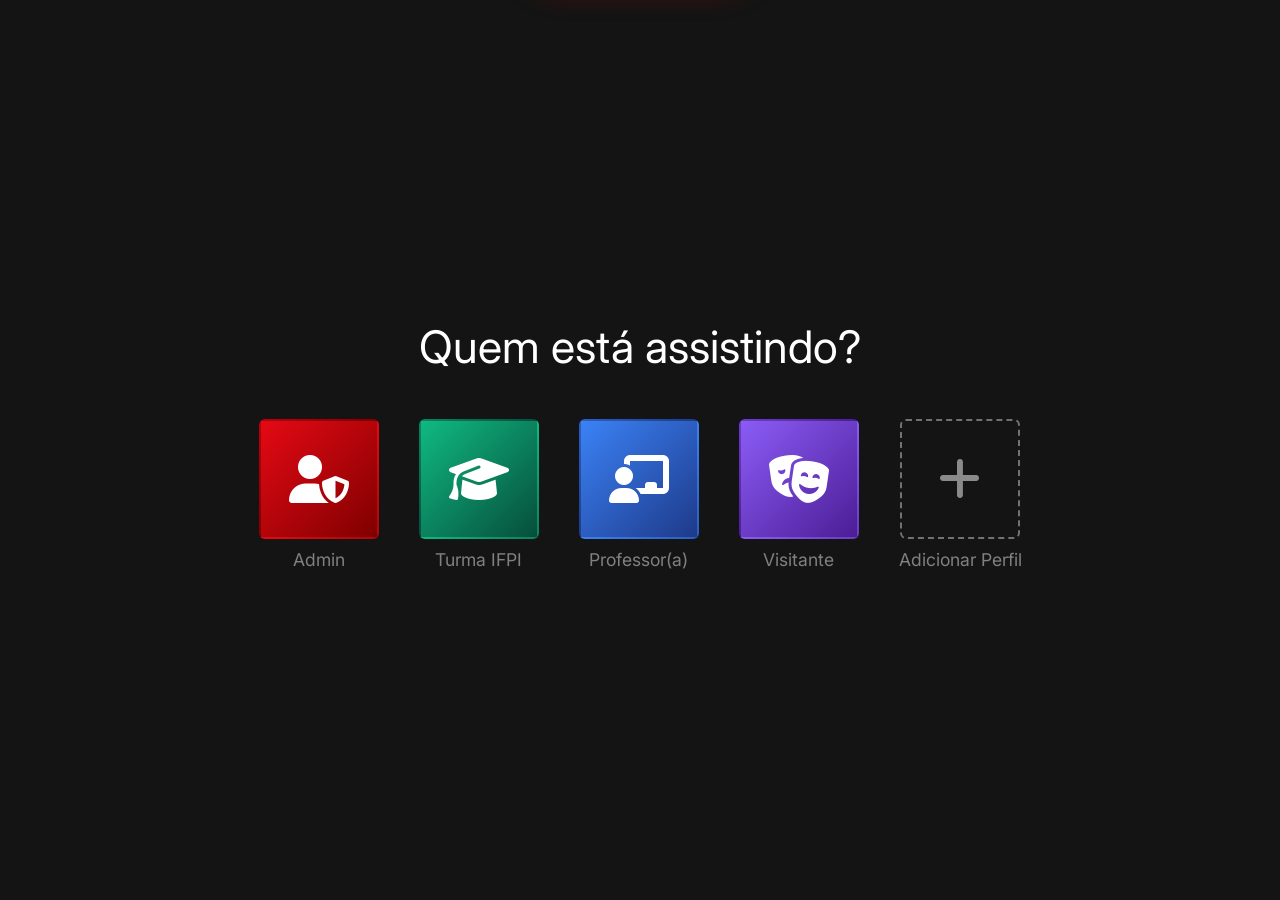
<file: index.html>
<!DOCTYPE html>
<html lang="pt-BR">
<head>
    <meta charset="UTF-8">
    <meta name="viewport" content="width=device-width, initial-scale=1, viewport-fit=cover">
    <meta name="theme-color" content="#141414">
    <meta name="referrer" content="strict-origin-when-cross-origin">
    <meta name="description" content="IFPIFLIX - Projeto acadêmico de Filosofia sobre a Revolução Científica Moderna (Empirismo vs Racionalismo), catálogo de paródias e acervo da turma.">
    
    <!-- Metadados de Compartilhamento Social (Open Graph & Twitter) -->
    <meta property="og:type" content="website">
    <meta property="og:title" content="IFPIFLIX — O Streaming da Filosofia & Tecnologia">
    <meta property="og:description" content="A maior batalha intelectual: Empirismo vs Racionalismo, catálogo de filmes paródias e acervo de trabalhos da turma.">
    <meta property="og:image" content="https://buguinha0202.github.io/Ifpiflix-projetor/banner.png">
    <meta property="og:site_name" content="IFPIFLIX">
    <meta name="twitter:card" content="summary_large_image">
    <meta name="twitter:title" content="IFPIFLIX — O Streaming da Filosofia & Tecnologia">
    <meta name="twitter:description" content="A maior batalha intelectual: Empirismo vs Racionalismo, catálogo de filmes paródias e acervo de trabalhos da turma.">
    <meta name="twitter:image" content="https://buguinha0202.github.io/Ifpiflix-projetor/banner.png">
    
    <!-- Favicon Oficial IFPIFLIX -->
    <link rel="icon" type="image/svg+xml" href="data:image/svg+xml,<svg xmlns='http://www.w3.org/2000/svg' viewBox='0 0 100 100'><rect width='100' height='100' rx='20' fill='%23141414'/><path d='M38 20h24v60H38z' fill='%23E50914'/><path d='M30 20h16v60H30z' fill='%23B81D24'/></svg>">
    
    <title>IFPIFLIX - Filosofia: A Ciência Moderna</title>
    
    <link rel="preconnect" href="https://fonts.googleapis.com">
    <link rel="preconnect" href="https://fonts.gstatic.com" crossorigin>
    <link href="https://fonts.googleapis.com/css2?family=Bebas+Neue&family=Inter:wght@300;400;600;700&family=Share+Tech+Mono&display=swap" rel="stylesheet">
    <link rel="stylesheet" href="https://cdnjs.cloudflare.com/ajax/libs/font-awesome/6.5.1/css/all.min.css">

    <!-- GSAP (GreenSock) para Motion Design de Elite AAA (Awwwards / Apple / Netflix) -->
    <script src="https://cdnjs.cloudflare.com/ajax/libs/gsap/3.12.5/gsap.min.js"></script>
    <link rel="stylesheet" href="css/style.css?v=4.0">
</head>
<body>

    <!-- FEATURE 4: HOLOFOTE (TEATRO DAS SOMBRAS) -->
    <div id="spotlight-overlay"></div>

    <!-- TELA DE INTRODUÇÃO (TUDUM) -->
     <div id="splash-screen" class="screen">
        <div class="splash-logo" id="splash-logo-el">IFPIFLIX</div>
        <button id="skip-intro-btn" onclick="window.forceSkipIntro()">Pular Abertura <i class="fa-solid fa-forward-step"></i></button>
    </div>

    <div id="loading-screen" class="screen"><div class="spinner"></div><div class="loading-text" id="loading-perc">0%</div></div>

    <!-- TELA DE PERFIS DA TURMA -->
    <div id="profile-screen" class="screen active">
        <h1>Quem est&aacute; assistindo?</h1>
        <div class="profiles-container" id="profiles-container">
            <button type="button" class="profile-card" data-profile="Admin">
                <div class="avatar av-admin"><i class="fa-solid fa-user-shield"></i></div>
                <span>Admin</span>
            </button>
            <button type="button" class="profile-card" data-profile="Turma IFPI">
                <div class="avatar av-turma"><i class="fa-solid fa-graduation-cap"></i></div>
                <span>Turma IFPI</span>
            </button>
            <button type="button" class="profile-card" data-profile="Professor(a)">
                <div class="avatar av-prof"><i class="fa-solid fa-chalkboard-user"></i></div>
                <span>Professor(a)</span>
            </button>
            <button type="button" class="profile-card" data-profile="Visitante">
                <div class="avatar av-visitante"><i class="fa-solid fa-masks-theater"></i></div>
                <span>Visitante</span>
            </button>
            <button type="button" class="profile-card profile-card-add" id="btn-add-profile" onclick="window.openAddProfileModal()" aria-label="Adicionar Perfil">
                <div class="avatar av-add"><i class="fa-solid fa-plus"></i></div>
                <span>Adicionar Perfil</span>
            </button>
        </div>
    </div>

    <!-- MODAL DE CRIAR PERFIL (ESTILO NETFLIX) -->
    <div id="add-profile-modal" class="add-profile-modal-overlay" onclick="window.closeAddProfileModal(event)">
        <div class="add-profile-box" onclick="event.stopPropagation()">
            <button type="button" class="modal-close-btn" aria-label="Fechar" onclick="window.closeAddProfileModal(event, true)"><i class="fa-solid fa-xmark"></i></button>
            <h2>Criar Perfil</h2>
            <p class="add-profile-sub">Crie seu perfil personalizado para salvar seu progresso no IFPIFLIX.</p>
            
            <div class="add-profile-form">
                <div class="avatar-preview-wrapper">
                    <div class="avatar av-custom-preview" id="profile-preview-avatar">
                        <i class="fa-solid fa-user"></i>
                    </div>
                </div>
                
                <div class="add-profile-inputs">
                    <label for="new-profile-name">Nome do perfil:</label>
                    <input type="text" id="new-profile-name" placeholder="Ex: Carlos, Ana..." maxlength="15" autocomplete="off">
                    
                    <label>Escolha seu Avatar:</label>
                    <div class="avatar-color-options" id="avatar-color-options">
                        <button type="button" class="avatar-opt-btn active" data-color="red" data-icon="fa-solid fa-user" style="background: linear-gradient(135deg, #e50914, #7f0000);"><i class="fa-solid fa-user"></i></button>
                        <button type="button" class="avatar-opt-btn" data-color="blue" data-icon="fa-solid fa-rocket" style="background: linear-gradient(135deg, #3b82f6, #1e3a8a);"><i class="fa-solid fa-rocket"></i></button>
                        <button type="button" class="avatar-opt-btn" data-color="green" data-icon="fa-solid fa-laptop-code" style="background: linear-gradient(135deg, #10b981, #064e3b);"><i class="fa-solid fa-laptop-code"></i></button>
                        <button type="button" class="avatar-opt-btn" data-color="gold" data-icon="fa-solid fa-crown" style="background: linear-gradient(135deg, #f59e0b, #78350f);"><i class="fa-solid fa-crown"></i></button>
                        <button type="button" class="avatar-opt-btn" data-color="purple" data-icon="fa-solid fa-gamepad" style="background: linear-gradient(135deg, #8b5cf6, #4c1d95);"><i class="fa-solid fa-gamepad"></i></button>
                    </div>
                </div>
            </div>
            
            <div class="add-profile-actions">
                <button type="button" class="btn-save-profile" onclick="window.saveNewProfile()">Salvar Perfil</button>
                <button type="button" class="btn-cancel-profile" onclick="window.closeAddProfileModal(event, true)">Cancelar</button>
            </div>
        </div>
    </div>

    <!-- MODAL DE ENVIAR TRABALHO DA TURMA (EXCLUSIVO PROFESSOR) -->
    <div id="submit-work-modal" class="add-profile-modal-overlay" onclick="window.closeSubmitWorkModal(event)">
        <div class="add-profile-box submit-work-box" onclick="event.stopPropagation()">
            <button type="button" class="modal-close-btn" aria-label="Fechar" onclick="window.closeSubmitWorkModal(event, true)"><i class="fa-solid fa-xmark"></i></button>
            <div class="submit-work-header">
                <span class="prof-tag"><i class="fa-solid fa-chalkboard-user"></i> Painel do Acervo &amp; Professor</span>
                <h2>Adicionar Trabalhos ao Acervo</h2>
                <p class="add-profile-sub">Cadastre um trabalho individual ou cole vários links/arquivos de uma vez sem preencher ficha por ficha.</p>
            </div>

            <div class="submit-mode-tabs">
                <button type="button" class="submit-mode-tab active" id="tab-btn-single" onclick="window.switchSubmitTab('single')">
                    <i class="fa-solid fa-file-circle-plus"></i> Individual
                </button>
                <button type="button" class="submit-mode-tab" id="tab-btn-bulk" onclick="window.switchSubmitTab('bulk')">
                    <i class="fa-solid fa-bolt"></i> Importar Vários em Lote
                </button>
            </div>
            
            <!-- ABA 1: CADASTRO INDIVIDUAL -->
            <form id="form-submit-work" onsubmit="window.saveNewWork(event)">
                <div class="form-grid">
                    <div class="form-group">
                        <label for="sw-title">Título do Trabalho / Equipe *</label>
                        <input type="text" id="sw-title" placeholder="Ex: O Exterminador de Bugs" required autocomplete="off">
                    </div>
                    <div class="form-group">
                        <label for="sw-category">Matéria / Disciplina *</label>
                        <select id="sw-category" required>
                            <option value="Filosofia">Filosofia</option>
                            <option value="História">História</option>
                            <option value="Sociologia">Sociologia</option>
                            <option value="Língua Portuguesa">Língua Portuguesa</option>
                            <option value="Língua Inglesa">Língua Inglesa</option>
                            <option value="Hardware & Arquitetura">Hardware &amp; Arquitetura</option>
                            <option value="Segurança & Redes">Segurança &amp; Redes</option>
                            <option value="Programação & T.I.">Programação &amp; T.I.</option>
                            <option value="Inteligência Artificial & IoT">Inteligência Artificial &amp; IoT</option>
                            <option value="Sistemas Operacionais">Sistemas Operacionais</option>
                            <option value="Banco de Dados">Banco de Dados</option>
                            <option value="Outra Disciplina">Outra Disciplina</option>
                        </select>
                    </div>
                </div>

                <div class="form-grid">
                    <div class="form-group">
                        <label for="sw-work-group">Nome da Barra (Trabalho / Seminário)</label>
                        <input type="text" id="sw-work-group" placeholder="Ex: Seminário 1 - Ciência Moderna" autocomplete="off">
                    </div>
                    <div class="form-group">
                        <label for="sw-year">Bimestre / Ano</label>
                        <input type="text" id="sw-year" placeholder="Ex: 2026 • 1º Bimestre" value="2026 • 1º Bimestre" autocomplete="off">
                    </div>
                </div>

                <div class="form-group">
                    <label for="sw-authors">Alunos / Integrantes do Grupo *</label>
                    <input type="text" id="sw-authors" placeholder="Ex: Lucas, Camila, Rafael, João..." required autocomplete="off">
                </div>

                <div class="form-group">
                    <label for="sw-synopsis">Sinopse / Resumo (opcional — geramos automático se deixar curto)</label>
                    <textarea id="sw-synopsis" rows="2" placeholder="Breve resumo da apresentação ou vídeo..." required></textarea>
                </div>

                <div class="form-grid">
                    <div class="form-group">
                        <label for="sw-pdf">Link ou Arquivo do PDF (Ex: trabalhos/meu_slide.pdf)</label>
                        <input type="text" id="sw-pdf" placeholder="trabalhos/arquivo.pdf ou https://..." autocomplete="off">
                    </div>
                    <div class="form-group">
                        <label for="sw-trailer">Link do Vídeo / YouTube (URL ou ID)</label>
                        <input type="text" id="sw-trailer" placeholder="Ex: https://youtube.com/watch?v=..." autocomplete="off">
                    </div>
                </div>

                <div class="form-group">
                    <label for="sw-cover">Imagem de Capa (Opcional — puxa do YouTube ou gera capa automática)</label>
                    <div class="cover-input-row">
                        <input type="text" id="sw-cover" placeholder="Deixe vazio para capa automática!" autocomplete="off">
                        <select id="sw-cover-theme" onchange="window.onWorkThemeChange()">
                            <option value="">Capa Automática da Matéria</option>
                            <option value="p-tema1">Tema Filosofia Clássica</option>
                            <option value="p-stranger">Tema Ficção / Stranger</option>
                            <option value="p-opensource">Tema Código / Open Source</option>
                            <option value="p-dragon">Tema Inteligência Artificial</option>
                            <option value="p-firewall">Tema Segurança / Redes</option>
                        </select>
                    </div>
                </div>

                <div class="add-profile-actions">
                    <button type="submit" class="btn-save-profile"><i class="fa-solid fa-cloud-arrow-up"></i> Publicar no Acervo</button>
                    <button type="button" class="btn-cancel-profile" onclick="window.closeSubmitWorkModal(event, true)">Cancelar</button>
                </div>
            </form>

            <!-- ABA 2: IMPORTAÇÃO RÁPIDA EM LOTE -->
            <form id="form-bulk-work" style="display: none;" onsubmit="window.saveBulkWorks(event)">
                <div class="bulk-import-help">
                    <strong><i class="fa-solid fa-wand-magic-sparkles"></i> Importador Inteligente:</strong> Cole uma linha por trabalho. Você pode colar só o link do YouTube/PDF ou usar o formato:<br>
                    <code>Título | Alunos/Grupo | Link do PDF ou YouTube</code><br>
                    O sistema cria automaticamente a capa, a sinopse e organiza na barra escolhida abaixo!
                </div>

                <div class="form-grid">
                    <div class="form-group">
                        <label for="bw-category">Matéria de todos esses arquivos *</label>
                        <select id="bw-category" required>
                            <option value="Filosofia">Filosofia</option>
                            <option value="História">História</option>
                            <option value="Sociologia">Sociologia</option>
                            <option value="Língua Portuguesa">Língua Portuguesa</option>
                            <option value="Língua Inglesa">Língua Inglesa</option>
                            <option value="Hardware & Arquitetura">Hardware &amp; Arquitetura</option>
                            <option value="Segurança & Redes">Segurança &amp; Redes</option>
                            <option value="Programação & T.I.">Programação &amp; T.I.</option>
                            <option value="Inteligência Artificial & IoT">Inteligência Artificial &amp; IoT</option>
                            <option value="Sistemas Operacionais">Sistemas Operacionais</option>
                            <option value="Banco de Dados">Banco de Dados</option>
                            <option value="Outra Disciplina">Outra Disciplina</option>
                        </select>
                    </div>
                    <div class="form-group">
                        <label for="bw-work-group">Nome da Barra (Qual foi o Trabalho/Seminário?) *</label>
                        <input type="text" id="bw-work-group" placeholder="Ex: Seminário de Criptografia" required autocomplete="off">
                    </div>
                </div>

                <div class="form-group">
                    <label for="bw-year">Bimestre / Ano</label>
                    <input type="text" id="bw-year" placeholder="Ex: 2025 • 2º Bimestre" value="2025 • Acervo da Turma" autocomplete="off">
                </div>

                <div class="form-group">
                    <label for="bw-lines">Lista de Trabalhos / Links (1 por linha) *</label>
                    <textarea id="bw-lines" rows="5" placeholder="Exemplo:&#10;Grupo 1 - Criptografia RSA | João, Maria | trabalhos/rsa.pdf&#10;Paródia Firewall | Pedro, Ana | https://www.youtube.com/watch?v=s-TRlV9D6FI&#10;trabalhos/seminario_redes.pdf" required></textarea>
                </div>

                <div class="add-profile-actions">
                    <button type="submit" class="btn-save-profile"><i class="fa-solid fa-bolt"></i> Importar Todos Automaticamente</button>
                    <button type="button" class="btn-cancel-profile" onclick="window.closeSubmitWorkModal(event, true)">Cancelar</button>
                </div>
            </form>
        </div>
    </div>

    <!-- TOAST DE TURNO -->
    <div id="turn-toast" onclick="window.hideTurnToast()" title="Clique para fechar" style="cursor: pointer;">
        <i class="fa-solid fa-microphone-lines" style="font-size: 2rem; color: var(--netflix-red);"></i>
        <div>
            <span style="font-size: 0.8rem; color: #ccc;">Passando a palavra...</span><br>
            <span id="toast-presenter-name" style="font-size: 1.2rem; font-weight: bold; color: #fff;">Nome</span>
        </div>
    </div>

    <!-- TELA INICIAL IFPIFLIX -->
    <div id="home-screen" class="screen">
        <nav class="home-nav">
            <div class="nav-left-group">
                <div class="nav-logo" onclick="window.filterNavCategory('inicio')">IFPIFLIX</div>
                
                <!-- Menu de Categorias no Topo (Estilo Netflix) -->
                <ul class="nav-categories" id="nav-categories">
                    <li class="nav-cat-item active" data-cat="inicio" onclick="window.filterNavCategory('inicio')">Início</li>
                    <li class="nav-cat-item" data-cat="top5" onclick="window.filterNavCategory('top5')">Em Alta</li>
                    <li class="nav-cat-item" data-cat="filosofia" onclick="window.filterNavCategory('filosofia')">Filosofia</li>
                    <li class="nav-cat-item" data-cat="ti" onclick="window.filterNavCategory('ti')">Séries de T.I.</li>
                    <li class="nav-cat-item" data-cat="trabalhos" onclick="window.filterNavCategory('trabalhos')">Trabalhos Antigos</li>
                    <li class="nav-cat-item" data-cat="minha-lista" onclick="window.filterNavCategory('minha-lista')">Minha Lista</li>
                </ul>
            </div>
            
            <div class="nav-right">
                <!-- Botão Enviar Trabalho (EXCLUSIVO PROFESSOR) -->
                <button type="button" class="btn-professor-upload" id="btn-professor-upload" style="display: none;" onclick="window.openSubmitWorkModal()" title="Cadastrar / Enviar Trabalho da Turma (Exclusivo Professor)">
                    <i class="fa-solid fa-cloud-arrow-up"></i>
                    <span class="btn-upload-text">Enviar Trabalho</span>
                </button>

                <!-- Botão SFX Cinemático Procedural -->
                <button type="button" class="btn-sfx-toggle" id="nav-sfx-btn" onclick="window.toggleIfpiflixSfx()" title="Efeitos Sonoros Cinemáticos (Ativar / Desativar)" aria-label="Som">
                    <i class="fa-solid fa-volume-high"></i>
                </button>

                <!-- Lupa de Pesquisa -->
                <div class="search-box" id="search-box">
                    <button type="button" class="search-icon" id="search-icon-btn" aria-label="Pesquisar"><i class="fa-solid fa-magnifying-glass"></i></button>
                    <input type="search" id="search-input" placeholder="Títulos, gêneros..." aria-label="Pesquisar títulos e gêneros" enterkeyhint="search" autocomplete="off">
                </div>

                <!-- Botão Surpreenda-me (Roleta) -->
                <button type="button" class="btn-surprise" id="btn-surprise-me" onclick="window.triggerSurpriseMe()" title="Surpreenda-me (Sorteador de Filmes)">
                    <i class="fa-solid fa-shuffle"></i>
                    <span class="btn-surprise-text">Surpreenda-me</span>
                </button>

                <!-- Dropdown de Perfil -->
                <div class="nav-profile-wrapper" id="nav-profile-wrapper">
                    <button type="button" class="nav-profile-btn" id="nav-profile-btn" aria-haspopup="true" aria-expanded="false" aria-label="Menu do perfil">
                        <span id="nav-profile-name" class="nav-profile-name" style="font-weight:bold;">Admin</span>
                        <i class="fa-solid fa-user-circle" style="font-size:1.5rem;"></i>
                        <i class="fa-solid fa-caret-down"></i>
                    </button>

                    <div class="profile-dropdown">
                        <div class="dropdown-item" onclick="window.switchScreen('profile-screen')">
                            <i class="fa-solid fa-users"></i> Trocar de Perfil
                        </div>
                        <div class="dropdown-item" onclick="window.openIfpiflixWrapped()">
                            <i class="fa-solid fa-sparkles" style="color: #ffd700;"></i> Retrospectiva da Turma (Wrapped)
                        </div>
                        <div class="dropdown-item teacher-only" id="dropdown-upload-item" style="display: none;" onclick="window.openSubmitWorkModal()">
                            <i class="fa-solid fa-cloud-arrow-up"></i> Enviar Trabalho da Turma
                        </div>
                        <div class="dropdown-item" onclick="window.openInfoModal('conta')">
                            <i class="fa-regular fa-user"></i> Conta
                        </div>
                        <div class="dropdown-item" onclick="window.openInfoModal('ajuda')">
                            <i class="fa-regular fa-circle-question"></i> Central de Ajuda
                        </div>
                        <div class="dropdown-item" onclick="window.openResumoModal()">
                            <i class="fa-solid fa-book-open"></i> Guia de Estudos (Resumo)
                        </div>
                        <div class="dropdown-divider"></div>
                        <div class="dropdown-item sair" onclick="window.logoutIfpiflix()">
                            <i class="fa-solid fa-arrow-right-from-bracket"></i> Sair da IFPIFLIX
                        </div>
                    </div>
                </div>
            </div>
        </nav> 
        
        <!-- BANNER PRINCIPAL (HERO) -->
        <div class="hero">
            <div class="hero-content">
                <div style="color: var(--rpg-gold); font-weight: bold; letter-spacing: 2px; font-size: 0.9rem; margin-bottom: 8px;">
                    <i class="fa-solid fa-clapperboard"></i> FILME ORIGINAL &bull; IFPI FLIX
                </div>
                <h1>GUERRA CIVIL</h1>
                <p style="font-size: 1.3rem; margin-bottom: 5px; color: var(--netflix-red); font-weight: bold; letter-spacing: 1px;">
                    EMPIRISMO VS RACIONALISMO
                </p>
                <p style="font-size: 1.15rem; margin-bottom: 15px; color: #ccc; line-height: 1.5;">
                    A Revolu&ccedil;&atilde;o Cient&iacute;fica Moderna, a queda dos dogmas e a forja do M&eacute;todo Cient&iacute;fico por Newton.
                </p>
                <div class="hero-buttons">
                    <button class="btn-play" onclick="window.startCinematicMovie()"><i class="fa-solid fa-play"></i> Assistir ao Filme</button>
                    <button class="btn-info" onclick="window.openTitleModal('guerra-civil')"><i class="fa-solid fa-list"></i> Ver Epis&oacute;dios</button>
                </div>
            </div>
        </div>

        <!-- CATÁLOGO GERAL REORGANIZADO -->
        <div class="catalog-container">
            
            <!-- LINHA: CONTINUAR ASSISTINDO (Estilo Netflix) -->
            <div id="continue-watching-container" style="display: none; margin-bottom: 25px;">
                <h2 class="row-title" id="continue-watching-title">Continuar assistindo</h2>
                <div class="continue-watching-grid" id="continue-watching-grid">
                    <!-- Cards de progresso injetados via JS -->
                </div>
            </div>

            <!-- LINHA: TRABALHOS CADASTRADOS PELO PROFESSOR (Injetados via JS) -->
            <div id="teacher-works-container" style="display: none; margin-bottom: 30px;">
                <h2 class="row-title"><span class="teacher-badge"><i class="fa-solid fa-chalkboard-user"></i> Acervo</span> Trabalhos Cadastrados pelo(a) Professor(a)</h2>
                <div class="posters-container" id="teacher-works-grid">
                    <!-- Cards injetados via JS -->
                </div>
            </div>

            <!-- LINHA: TOP 5 NO IFPI HOJE (Estilo Netflix com números gigantes lado a lado) -->
            <div id="top5-section" class="catalog-section" style="margin-bottom: 30px;">
                <h2 class="row-title"><span class="top10-badge">TOP 5</span> de hoje no IFPI</h2>
                <div class="acervo-shelf-slider-container">
                    <button type="button" class="acervo-slider-nav-btn prev" aria-label="Voltar" onclick="window.scrollAcervoShelf('top10-container', -1)">
                        <i class="fa-solid fa-chevron-left"></i>
                    </button>
                    <div class="top10-container" id="top10-container">
                        <div class="top10-item" onclick="window.openTitleModal('guerra-civil')">
                            <div class="top10-rank">1</div>
                            <div class="card-portrait p-tema2" data-movie="guerra-civil" role="button" tabindex="0" aria-label="Guerra Civil">
                                <div class="card-portrait-content"><span style="font-size: 0.65rem; color: #fff; font-weight: bold; margin-bottom: 4px;">TOP 1</span><h4>Guerra Civil</h4></div>
                            </div>
                        </div>
                        <div class="top10-item" onclick="window.openTitleModal('tema-1')">
                            <div class="top10-rank">2</div>
                            <div class="card-portrait p-tema1" data-movie="tema-1" role="button" tabindex="0" aria-label="Invocação do Dogma">
                                <div class="card-portrait-content"><span style="font-size: 0.65rem; color: var(--rpg-gold); font-weight: bold; margin-bottom: 4px;">TOP 2</span><h4>Invocação do Dogma</h4></div>
                            </div>
                        </div>
                        <div class="top10-item" onclick="window.openTitleModal('tema-4')">
                            <div class="top10-rank">3</div>
                            <div class="card-portrait p-tema4" data-movie="tema-4" role="button" tabindex="0" aria-label="Obsessão: Falsificabilidade">
                                <div class="card-portrait-content"><span style="font-size: 0.65rem; color: #ffd700; font-weight: bold; margin-bottom: 4px;">TOP 3</span><h4>Obsessão: Falsificabilidade</h4></div>
                            </div>
                        </div>
                        <div class="top10-item" onclick="window.openTitleModal('tema-3')">
                            <div class="top10-rank">4</div>
                            <div class="card-portrait p-tema3" data-movie="tema-3" role="button" tabindex="0" aria-label="Devoradores de Espaço-Tempo">
                                <div class="card-portrait-content"><span style="font-size: 0.65rem; color: #00f0ff; font-weight: bold; margin-bottom: 4px;">TEMA 03</span><h4>Devoradores de Espaço-Tempo</h4></div>
                            </div>
                        </div>
                        <div class="top10-item" onclick="window.openTitleModal('tema-5')">
                            <div class="top10-rank">5</div>
                            <div class="card-portrait p-tema5" data-movie="tema-5" role="button" tabindex="0" aria-label="Não Olhe para a Ética">
                                <div class="card-portrait-content"><span style="font-size: 0.65rem; color: #fff; font-weight: bold; margin-bottom: 4px;">TEMA 05</span><h4>Não Olhe para a Ética</h4></div>
                            </div>
                        </div>
                    </div>
                    <button type="button" class="acervo-slider-nav-btn next" aria-label="Avançar" onclick="window.scrollAcervoShelf('top10-container', 1)">
                        <i class="fa-solid fa-chevron-right"></i>
                    </button>
                </div>
            </div>

            <!-- LINHA: MINHA LISTA (Injetada via JS) -->
            <div id="minha-lista-container" style="display: none; margin-bottom: 30px;">
                <h2 class="row-title">Minha Lista</h2>
                <div class="posters-container" id="minha-lista-grid">
                    <!-- Cards injetados via JS -->
                </div>
            </div>

            <!-- LINHA DISNEY+: COLEÇÕES DE TRABALHOS DA TURMA -->
            <div id="disney-collections-row" class="catalog-section disney-collections-section" style="margin-bottom: 36px;">
                <h2 class="row-title" style="display: flex; align-items: center; justify-content: space-between;">
                    <span style="display: flex; align-items: center; gap: 8px;">
                        <i class="fa-solid fa-shapes" style="color: var(--netflix-red); font-size: 1.1rem;"></i>
                        <span>Coleções dos Trabalhos</span>
                    </span>
                    <a href="#" onclick="event.preventDefault(); window.openAcervoScreen();" style="font-size: 0.88rem; color: #aaa; text-decoration: none; font-weight: 600;">Ver Acervo Completo &gt;</a>
                </h2>
                <div class="acervo-shelf-slider-container">
                    <button type="button" class="acervo-slider-nav-btn prev" aria-label="Voltar" onclick="window.scrollAcervoShelf('disney-collections-grid', -1)">
                        <i class="fa-solid fa-chevron-left"></i>
                    </button>
                    <div class="disney-collections-row" id="disney-collections-grid">
                        <!-- Cards gerados via JS estilo Disney+ -->
                    </div>
                    <button type="button" class="acervo-slider-nav-btn next" aria-label="Avançar" onclick="window.scrollAcervoShelf('disney-collections-grid', 1)">
                        <i class="fa-solid fa-chevron-right"></i>
                    </button>
                </div>
            </div>
            
            <!-- LINHA 1: LANÇAMENTOS DOS 5 TEMAS -->
            <div id="filosofia-row" class="catalog-section" style="margin-bottom: 30px;">
                <h2 class="row-title">Lançamentos da Turma • Os 5 Temas de Filosofia</h2>
                <div class="acervo-shelf-slider-container">
                    <button type="button" class="acervo-slider-nav-btn prev" aria-label="Voltar" onclick="window.scrollAcervoShelf('filosofia-posters-shelf', -1)">
                        <i class="fa-solid fa-chevron-left"></i>
                    </button>
                    <div class="posters-container" id="filosofia-posters-shelf">
                        <div class="card-portrait p-tema1" data-movie="tema-1" role="button" tabindex="0" aria-label="Invocação do Dogma">
                            <div class="card-portrait-content"><span style="font-size: 0.65rem; color: var(--rpg-gold); font-weight: bold; margin-bottom: 4px;">TEMA 01</span><h4>Invocação do Dogma</h4></div>
                        </div>
                        <div class="card-portrait p-tema2" style="border-color: var(--netflix-red); box-shadow: 0 0 15px rgba(229,9,20,0.5);" data-movie="guerra-civil" role="button" tabindex="0" aria-label="Guerra Civil">
                            <div class="card-portrait-content"><span style="font-size: 0.65rem; color: #fff; font-weight: bold; margin-bottom: 4px;">TEMA 02 </span><h4>Guerra Civil</h4></div>
                        </div>
                        <div class="card-portrait p-tema3" data-movie="tema-3" role="button" tabindex="0" aria-label="Devoradores de Espaço-Tempo">
                            <div class="card-portrait-content"><span style="font-size: 0.65rem; color: #00f0ff; font-weight: bold; margin-bottom: 4px;">TEMA 03</span><h4>Devoradores de Espaço-Tempo</h4></div>
                        </div>
                        <div class="card-portrait p-tema4" data-movie="tema-4" role="button" tabindex="0" aria-label="Obsessão: Falsificabilidade">
                            <div class="card-portrait-content"><span style="font-size: 0.65rem; color: #ffd700; font-weight: bold; margin-bottom: 4px;">TEMA 04</span><h4>Obsessão: Falsificabilidade</h4></div>
                        </div>
                        <div class="card-portrait p-tema5" data-movie="tema-5" role="button" tabindex="0" aria-label="Não Olhe para a Ética">
                            <div class="card-portrait-content"><span style="font-size: 0.65rem; color: #fff; font-weight: bold; margin-bottom: 4px;">TEMA 05</span><h4>Não Olhe para a Ética</h4></div>
                        </div>
                    </div>
                    <button type="button" class="acervo-slider-nav-btn next" aria-label="Avançar" onclick="window.scrollAcervoShelf('filosofia-posters-shelf', 1)">
                        <i class="fa-solid fa-chevron-right"></i>
                    </button>
                </div>
            </div>

            <!-- LINHA 2: SÉRIES E CURTAS DE T.I. -->
            <div id="ti-row" class="catalog-section" style="margin-bottom: 30px;">
                <h2 class="row-title">Séries e Curtas de T.I.</h2>
                <div class="acervo-shelf-slider-container">
                    <button type="button" class="acervo-slider-nav-btn prev" aria-label="Voltar" onclick="window.scrollAcervoShelf('ti-posters-shelf', -1)">
                        <i class="fa-solid fa-chevron-left"></i>
                    </button>
                    <div class="posters-container" id="ti-posters-shelf">
                        <div class="card-portrait p-stranger" data-movie="stranger-pings" role="button" tabindex="0" aria-label="Stranger Pings"><div class="card-portrait-content"><h4>Stranger Pings</h4></div></div>
                        <div class="card-portrait p-dragon" data-movie="treinar-ia" role="button" tabindex="0" aria-label="Como Treinar a sua I.A."><div class="card-portrait-content"><h4>Como Treinar a sua I.A.</h4></div></div>
                        <div class="card-portrait p-pix" data-movie="deepfake-pix" role="button" tabindex="0" aria-label="Deepfake: O Preço do Pix"><div class="card-portrait-content"><h4>Deepfake: O Preço do Pix</h4></div></div>
                        <div class="card-portrait p-opensource" data-movie="open-source" role="button" tabindex="0" aria-label="Open Source"><div class="card-portrait-content"><h4>Open Source</h4></div></div>
                        <div class="card-portrait p-kpop" data-movie="kpop" role="button" tabindex="0" aria-label="Guerreiras do Pop 3"><div class="card-portrait-content"><h4>Guerreiras do Pop 3</h4></div></div>
                        <div class="card-portrait p-procurando" data-movie="procurando-ip" role="button" tabindex="0" aria-label="Procurando IP"><div class="card-portrait-content"><h4>Procurando IP</h4></div></div>
                        <div class="card-portrait p-nicolas" data-movie="nicolas" role="button" tabindex="0" aria-label="Nicolas O Grande"><div class="card-portrait-content"><h4>Nicolas O Grande</h4></div></div>
                        <div class="card-portrait p-lalalan" data-movie="lalalan" role="button" tabindex="0" aria-label="La La LAN"><div class="card-portrait-content"><h4>La La LAN</h4></div></div>
                    </div>
                    <button type="button" class="acervo-slider-nav-btn next" aria-label="Avançar" onclick="window.scrollAcervoShelf('ti-posters-shelf', 1)">
                        <i class="fa-solid fa-chevron-right"></i>
                    </button>
                </div>
            </div>

            <!-- LINHA 3: TRABALHOS ANTIGOS -->
            <div id="trabalhos-row" class="catalog-section" style="margin-bottom: 30px;">
                <h2 class="row-title" style="display: flex; align-items: center; justify-content: space-between;">
                    <span>Trabalhos Antigos</span>
                    <a href="#" onclick="event.preventDefault(); window.openAcervoScreen();" style="font-size: 0.88rem; color: #aaa; text-decoration: none; font-weight: 600;">Ver todos &gt;</a>
                </h2>
                <div class="acervo-shelf-slider-container">
                    <button type="button" class="acervo-slider-nav-btn prev" aria-label="Voltar" onclick="window.scrollAcervoShelf('trabalhos-landscape-shelf', -1)">
                        <i class="fa-solid fa-chevron-left"></i>
                    </button>
                    <div class="landscape-row" id="trabalhos-landscape-shelf">
                        <div class="card-landscape p-mitm" data-movie="mitm" role="button" tabindex="0" aria-label="O Homem no Meio"><div class="card-landscape-content"><h4>O Homem no Meio</h4></div></div>
                        <div class="card-landscape p-firewall" data-movie="firewall" role="button" tabindex="0" aria-label="A Muralha de Fogo"><div class="card-landscape-content"><h4>A Muralha de Fogo</h4></div></div>
                        <div class="card-landscape p-metaverso" data-movie="metaverso" role="button" tabindex="0" aria-label="Fuga do Metaverso"><div class="card-landscape-content"><h4>Fuga do Metaverso</h4></div></div>
                        <div class="card-landscape p-iot" data-movie="iot" role="button" tabindex="0" aria-label="Rebelião das Torradeiras"><div class="card-landscape-content"><h4>Rebelião das Torradeiras</h4></div></div>
                        <div class="card-landscape p-honeypot" data-movie="honeypot" role="button" tabindex="0" aria-label="O Pote de Mel"><div class="card-landscape-content"><h4>O Pote de Mel</h4></div></div>
                    </div>
                    <button type="button" class="acervo-slider-nav-btn next" aria-label="Avançar" onclick="window.scrollAcervoShelf('trabalhos-landscape-shelf', 1)">
                        <i class="fa-solid fa-chevron-right"></i>
                    </button>
                </div>
            </div>

        </div>

        <!-- TELA DE RESULTADOS DA PESQUISA -->
        <div id="search-results">
            <h2 class="row-title">Resultados da busca</h2>
            <div class="search-grid" id="search-grid">
                <!-- Cards injetados via JS -->
            </div>
        </div>

        <!-- =========================================================
             RODAPÉ AUTÊNTICO (ESTILO NETFLIX)
             ========================================================= -->
        <footer class="ifpiflix-footer">
            <div class="footer-links">
                <a href="#" role="button" data-action="resumo">Guia de Estudos (Resumo)</a>
                <a href="#" role="button" onclick="event.preventDefault(); window.openAcervoScreen();">Trabalhos Antigos</a>
                <a href="#" role="button" onclick="event.preventDefault(); window.openIfpiflixWrapped();" style="display: inline-flex; align-items: center; gap: 6px;"><i class="fa-solid fa-sparkles" style="color: #ffd700;"></i> Retrospectiva da Turma</a>
                <a href="#" role="button" data-action="ajuda">Central de Ajuda</a>
                <a href="#" role="button" data-action="conta">Conta</a>
            </div>
            <div class="footer-copyright">
                &copy; 2026 IFPIFLIX — Projeto Acadêmico de Filosofia, Grupo 6.
            </div>
        </footer>

    </div>

    <!-- =======================================================
         TELA: TRABALHOS ANTIGOS (MESMO DESIGN DA TELA INICIAL)
         ======================================================= -->
    <div id="acervo-screen" class="screen">
        <nav class="home-nav" id="acervo-home-nav">
            <div class="nav-left-group">
                <div class="nav-logo" onclick="window.filterNavCategory('inicio')">IFPIFLIX</div>
                <ul class="nav-categories" id="acervo-nav-categories">
                    <li class="nav-cat-item" data-cat="inicio" onclick="window.filterNavCategory('inicio')">Início</li>
                    <li class="nav-cat-item" data-cat="top5" onclick="window.filterNavCategory('top5')">Em Alta</li>
                    <li class="nav-cat-item" data-cat="filosofia" onclick="window.filterNavCategory('filosofia')">Filosofia</li>
                    <li class="nav-cat-item" data-cat="ti" onclick="window.filterNavCategory('ti')">Séries de T.I.</li>
                    <li class="nav-cat-item active" data-cat="trabalhos" onclick="window.filterNavCategory('trabalhos')">Trabalhos Antigos</li>
                    <li class="nav-cat-item" data-cat="minha-lista" onclick="window.filterNavCategory('minha-lista')">Minha Lista</li>
                </ul>
            </div>
            <div class="nav-right">
                <!-- Botão Enviar Trabalho (EXCLUSIVO PROFESSOR) -->
                <button type="button" class="btn-professor-upload" id="btn-acervo-upload" style="display: none;" onclick="window.openSubmitWorkModal()" title="Cadastrar / Enviar Trabalho da Turma (Exclusivo Professor)">
                    <i class="fa-solid fa-cloud-arrow-up"></i>
                    <span class="btn-upload-text">Enviar Trabalho</span>
                </button>

                <!-- Botão SFX Cinemático Procedural -->
                <button type="button" class="btn-sfx-toggle" id="nav-acervo-sfx-btn" onclick="window.toggleIfpiflixSfx()" title="Efeitos Sonoros Cinemáticos (Ativar / Desativar)" aria-label="Som">
                    <i class="fa-solid fa-volume-high"></i>
                </button>

                <!-- Lupa de Pesquisa no Acervo -->
                <div class="search-box" id="acervo-search-box">
                    <button type="button" class="search-icon" id="acervo-search-icon-btn" aria-label="Pesquisar no Acervo"><i class="fa-solid fa-magnifying-glass"></i></button>
                    <input type="search" id="acervo-search-input" placeholder="Títulos, matérias..." aria-label="Pesquisar no Acervo" enterkeyhint="search" oninput="window.renderAcervoScreen()" autocomplete="off">
                </div>

                <!-- Botão Surpreenda-me (Roleta) -->
                <button type="button" class="btn-surprise" onclick="window.triggerSurpriseMe()" title="Surpreenda-me (Sorteador de Filmes)">
                    <i class="fa-solid fa-shuffle"></i>
                    <span class="btn-surprise-text">Surpreenda-me</span>
                </button>

                <!-- Dropdown de Perfil Completo -->
                <div class="nav-profile-wrapper" id="acervo-nav-profile-wrapper">
                    <button type="button" class="nav-profile-btn" id="acervo-nav-profile-btn" aria-haspopup="true" aria-expanded="false" aria-label="Menu do perfil">
                        <span class="nav-profile-name" style="font-weight:bold;">Admin</span>
                        <i class="fa-solid fa-user-circle" style="font-size:1.5rem;"></i>
                        <i class="fa-solid fa-caret-down"></i>
                    </button>

                    <div class="profile-dropdown">
                        <div class="dropdown-item" onclick="window.switchScreen('profile-screen')">
                            <i class="fa-solid fa-users"></i> Trocar de Perfil
                        </div>
                        <div class="dropdown-item" onclick="window.openIfpiflixWrapped()">
                            <i class="fa-solid fa-sparkles" style="color: #ffd700;"></i> Retrospectiva da Turma (Wrapped)
                        </div>
                        <div class="dropdown-item teacher-only" style="display: none;" onclick="window.openSubmitWorkModal()">
                            <i class="fa-solid fa-cloud-arrow-up"></i> Enviar Trabalho da Turma
                        </div>
                        <div class="dropdown-item" onclick="window.openInfoModal('conta')">
                            <i class="fa-regular fa-user"></i> Conta
                        </div>
                        <div class="dropdown-item" onclick="window.openInfoModal('ajuda')">
                            <i class="fa-regular fa-circle-question"></i> Central de Ajuda
                        </div>
                        <div class="dropdown-item" onclick="window.openResumoModal()">
                            <i class="fa-solid fa-book-open"></i> Guia de Estudos (Resumo)
                        </div>
                        <div class="dropdown-divider"></div>
                        <div class="dropdown-item sair" onclick="window.logoutIfpiflix()">
                            <i class="fa-solid fa-arrow-right-from-bracket"></i> Sair da IFPIFLIX
                        </div>
                    </div>
                </div>
            </div>
        </nav>

        <!-- BANNER PRINCIPAL (HERO / CARROSSEL DA TELA INICIAL) -->
        <div class="hero acervo-hero" id="acervo-hero" onmouseenter="window.pauseAcervoHeroTimer()" onmouseleave="window.resumeAcervoHeroTimer()">
            <!-- Injetado dinamicamente com .hero-content, Bebas Neue 4.8rem, botões .btn-play e .btn-info e pagers -->
        </div>

        <!-- CATÁLOGO GERAL (EXATAMENTE COMO NA TELA INICIAL) -->
        <div class="catalog-container acervo-catalog" id="acervo-rows-container">
            <!-- Fileiras geradas via JS exatamente iguais à Home -->
        </div>

        <footer class="ifpiflix-footer">
            <div class="footer-links">
                <a href="#" role="button" data-action="resumo">Guia de Estudos (Resumo)</a>
                <a href="#" role="button" onclick="event.preventDefault(); window.openIfpiflixWrapped();" style="display: inline-flex; align-items: center; gap: 6px;"><i class="fa-solid fa-sparkles" style="color: #ffd700;"></i> Retrospectiva da Turma</a>
                <a href="#" role="button" data-action="ajuda">Central de Ajuda</a>
                <a href="#" role="button" data-action="conta">Conta</a>
            </div>
            <div class="footer-copyright">
                &copy; 2026 IFPIFLIX — Projeto Acadêmico de Filosofia, Grupo 6.
            </div>
        </footer>
    </div>


    <!-- TELA DE EPISÓDIOS (O GRIMÓRIO - MODO CLÁSSICO) -->
    <div id="series-details-screen" class="screen">
        <nav class="home-nav">
            <div class="nav-logo" onclick="window.switchScreen('home-screen')">IFPIFLIX</div>
            <button type="button" aria-label="Fechar" onclick="window.switchScreen('home-screen')" style="background: none; border: none; color: #fff; font-size: 1.5rem; cursor: pointer;"><i class="fa-solid fa-xmark"></i></button>
        </nav>
        <div class="details-hero">
            <div class="details-content">
                <div style="color: var(--rpg-gold); font-weight: bold; letter-spacing: 2px; font-size: 0.85rem;">ARQUIVO HIST&Oacute;RICO &bull; APRESENTA&Ccedil;&Atilde;O EM SLIDES</div>
                <h1>O GRIM&Oacute;RIO: MODO CL&Aacute;SSICO</h1>
                <p style="color: #bbb; font-size: 1.15rem; margin-top: 8px; line-height: 1.5;">14 Slides com intera&ccedil;&otilde;es visuais completas, simula&ccedil;&otilde;es e mapa dos conceitos da Revolu&ccedil;&atilde;o Cient&iacute;fica.</p>
                <button class="btn-play" onclick="window.startPresentationAt(0)" style="margin-top: 20px;"><i class="fa-solid fa-chalkboard-user"></i> Iniciar Apresenta&ccedil;&atilde;o Cl&aacute;ssica</button>
            </div>
        </div>
    </div>

    <!-- =======================================================
         PLAYER 1: APRESENTAÇÃO CLÁSSICA
         ======================================================= -->
    <div id="player-screen" class="screen">
        <!-- Motion Designer 4-Layer Stage Architecture: Ken Burns Background & Dynamic Atmosphere Canvas -->
        <div class="stage-kenburns-bg" id="stage-kenburns-bg" aria-hidden="true"></div>
        <canvas id="stage-particles-canvas" class="stage-particles-canvas" aria-hidden="true"></canvas>
        <div class="player-header">
            <button type="button" class="control-btn" aria-label="Voltar" onclick="window.switchScreen('series-details-screen')"><i class="fa-solid fa-arrow-left"></i></button>
            <div style="display:flex; flex-direction: column; margin-left: 10px;">
                <span style="font-weight: bold;">A Ci&ecirc;ncia Moderna (Cl&aacute;ssico)</span>
                <span id="player-ep-title" style="color: #aaa; font-size: 0.9rem;">T1:E1</span>
            </div>
        </div>

        <div class="slide-area">
            
            <div class="slide" id="slide-0">
                <div class="slide-grid">
                    <div class="text-col">
                        <h2>01. A ESCOLÁSTICA E A AUTORIDADE</h2>
                        <div class="ticker-box" id="ticker-0">Dogmas religiosos possuíam peso inquestionável.</div>
                        <p>Entre os séculos XVI e XVII, a Europa viveu uma transição marcante. Durante a Idade Média, o conhecimento sobre a natureza era dominado pela Escolástica, corrente que unia a fé cristã à filosofia aristotélica. Nesse modelo medieval, as verdades cosmológicas não dependiam de testes práticos ou experiências, mas sim do princípio de autoridade, onde dogmas religiosos e textos clássicos possuíam um peso inquestionável.</p>
                    </div>
                    <div class="visual-col"><div class="rpg-top"><i class="fa-solid fa-book-skull"></i> Regras Bloqueadas</div><div class="sim-screen"><i class="fa-solid fa-book" style="font-size:5rem; color:#aaa;"></i><h3 style="margin-top:30px; color:#E50914;">Status: Dogmatismo</h3></div></div>
                </div>
            </div>

            <div class="slide" id="slide-0_1">
                <div class="slide-grid">
                    <div class="text-col">
                        <h2>02. A TRANSIÇÃO RENASCENTISTA</h2>
                        <div class="ticker-box" id="ticker-0_1">A física aristotélica era insuficiente para as novas necessidades.</div>
                        <p>A chegada do Renascimento promoveu o resgate dos valores humanistas, colocando o ser humano e a razão no centro das investigações. Impulsionada por transformações socioeconômicas, pela expansão das rotas marítimas e pelo desenvolvimento da imprensa, a sociedade percebeu que a visão teocêntrica e a física aristotélica eram insuficientes para responder às novas necessidades práticas da época.</p>
                    </div>
                    <div class="visual-col"><div class="rpg-top"><i class="fa-solid fa-map"></i> Exploração</div><div class="sim-screen"><div class="map-pan"></div><i class="fa-solid fa-sailboat" style="font-size:4rem; color:var(--rpg-gold); z-index:2; filter: drop-shadow(0 5px 10px #000);"></i></div></div>
                </div>
            </div>

            <div class="slide" id="slide-0_2">
                <div class="slide-grid">
                    <div class="text-col">
                        <h2>03. A RUPTURA COM A TRADIÇÃO</h2>
                        <div class="ticker-box" id="ticker-0_2">A natureza como realidade observável.</div>
                        <p>A crise do pensamento escolástico abriu caminho para o questionamento direto das certezas da Igreja e da Tradição. A natureza deixou de ser vista como um cosmos sagrado governado por causas metafísicas ou vontades divinas e passou a ser encarada como uma realidade observável, totalmente aberta ao estudo, à reflexão crítica e à investigação direta do ser humano.</p>
                    </div>
                    <div class="visual-col"><div class="rpg-top"><i class="fa-solid fa-eye"></i> Investigação Ativa</div><div class="sim-screen"><div class="lantern-container"><i class="fa-solid fa-eye"></i><i class="fa-solid fa-atom"></i><i class="fa-solid fa-microscope"></i><div class="lantern-mask"></div></div></div></div>
                </div>
            </div>

            <div class="slide" id="slide-1">
                <div class="slide-grid">
                    <div class="text-col">
                        <h2>04. O TERRENO FÉRTIL</h2>
                        <div class="ticker-box" id="ticker-1">Dúvida, observação e busca por métodos autônomos.</div>
                        <p>Essa transição histórica foi fundamental para o surgimento do pensamento científico moderno. Ao romper com o dogmatismo e com as amarras da tradição medieval, os pensadores da época estabeleceram uma nova atitude diante do saber: uma postura pautada na dúvida, na observação e na busca por métodos autônomos para compreender o universo.</p>
                    </div>
                    <div class="visual-col"><div class="rpg-top"><i class="fa-solid fa-seedling"></i> A Semente da Ciência</div><div class="sim-screen"><i class="fa-solid fa-lightbulb" style="font-size:6rem; color:#f59e0b; animation: pulseLock 2s infinite alternate;"></i></div></div>
                </div>
            </div>

            <div class="slide" id="slide-2">
    <div class="slide-grid">
        <div class="text-col">
            <h2>02. ANTES DA REVOLUÇÃO</h2>
            <div class="ticker-box" id="ticker-2">A tradição ditava as regras.</div>
            <h3 class="highlight">O Domínio do Passado</h3><p>As pessoas aprendiam sobre a natureza principalmente por meio da tradição e das ideias de pessoas consideradas importantes, como Aristóteles e autoridades da Igreja.</p>
        </div>
        <div class="visual-col"><div class="rpg-top"><i class="fa-solid fa-landmark-dome"></i> Paradigma Antigo</div><div class="sim-screen"><div class="geo-system"><i class="fa-solid fa-earth-americas geo-earth"></i><i class="fa-solid fa-lock geo-lock"></i></div></div></div>
    </div>
</div>

<div class="slide" id="slide-2_1">
    <div class="slide-grid">
        <div class="text-col">
            <h2>02. GEOCENTRISMO</h2>
            <div class="ticker-box" id="ticker-2_1">A Terra no centro de tudo.</div>
            <h3 class="highlight">O Universo Fechado</h3><p>Acreditava que a Terra estava parada no centro do Universo e que o Sol, a Lua e outros astros giravam ao redor da Terra.</p>
        </div>
        <div class="visual-col"><div class="rpg-top"><i class="fa-solid fa-globe"></i> Sistema Ptolomaico</div><div class="sim-screen"><div class="geo-system"><i class="fa-solid fa-earth-americas geo-earth"></i></div></div></div>
    </div>
</div>


            <div class="slide" id="slide-3">
    <div class="slide-grid">
        <div class="text-col">
            <h2>02. PRINCÍPIO DE AUTORIDADE</h2>
            <div class="ticker-box" id="ticker-3">Aristóteles falou, tá falado.</div>
            <h3 class="highlight">Verdade Inquestionável</h3><p>Uma ideia era considerada verdadeira porque uma pessoa importante dizia que era verdade. Não era necessário testar ou comprovar na prática.</p>
        </div>
        <div class="visual-col"><div class="rpg-top"><i class="fa-solid fa-book-skull"></i> Regras Bloqueadas</div><div class="sim-screen"><i class="fa-solid fa-book" style="font-size:5rem; color:#aaa;"></i><h3 style="margin-top:30px; color:#E50914;">Status: Dogmatismo</h3></div></div>
    </div>
</div>

<div class="slide" id="slide-3_1">
    <div class="slide-grid">
        <div class="text-col">
            <h2>02. A MUDANÇA</h2>
            <div class="ticker-box" id="ticker-3_1">Observar e testar virou a nova moda.</div>
            <h3 class="highlight">O Despertar</h3><p>A Revolução Científica mudou essa maneira de pensar. Os estudiosos começaram a valorizar mais a observação, a investigação e a experimentação.</p>
        </div>
        <div class="visual-col"><div class="rpg-top"><i class="fa-solid fa-eye"></i> Nova Visão</div><div class="sim-screen"><i class="fa-solid fa-microscope" style="font-size:5rem; color:#3b82f6;"></i></div></div>
    </div>
</div>

            <div class="slide" id="slide-4">
                <div class="slide-grid">
                    <div class="text-col">
                        <h2>03. A GRANDE RUPTURA</h2>
                        <div class="ticker-box" id="ticker-4">O homem moderno: 'E se a gente testasse essa parada?'</div>
                        <h3 class="highlight">Da Contempla&ccedil;&atilde;o &agrave; A&ccedil;&atilde;o</h3><p>O ser humano parou de apenas "admirar" o mundo de forma passiva e passou a investigar ativamente como as coisas funcionam.</p>
                    </div>
                    <div class="visual-col"><div class="rpg-top"><i class="fa-solid fa-lightbulb"></i> Lanterna da Razão</div><div class="sim-screen"><div class="lantern-container"><i class="fa-solid fa-eye"></i><i class="fa-solid fa-atom"></i><i class="fa-solid fa-vial"></i><div class="lantern-mask"></div></div></div></div>
                </div>
            </div>

            <div class="slide" id="slide-5">
                <div class="slide-grid">
                    <div class="text-col">
                        <h2>04. REVOLU&Ccedil;&Atilde;O COSMOL&Oacute;GICA</h2>
                        <div class="ticker-box" id="ticker-5">Copérnico: 'Galera, o Sol tá no meio, não a gente'.</div>
                        <h3 class="highlight">O Heliocentrismo</h3><p>Copérnico muda o centro do tabuleiro! O Sol assume o centro do sistema e a Terra gira em volta dele.</p>
                    </div>
                    <div class="visual-col"><div class="rpg-top"><i class="fa-solid fa-sun"></i> O Novo Centro</div><div class="sim-screen"><div class="helio-system"><i class="fa-solid fa-sun helio-sun"></i><i class="fa-solid fa-earth-americas helio-earth"></i></div></div></div>
                </div>
            </div>

            <div class="slide" id="slide-6">
                <div class="slide-grid">
                    <div class="text-col">
                        <h2>04. REVOLU&Ccedil;&Atilde;O COSMOL&Oacute;GICA</h2>
                        <div class="ticker-box" id="ticker-6">Galileu: 'Mano, olha no telescópio'. Inquisição: 'Não quero'.</div>
                        <h3 class="highlight">Galileu Galilei</h3><p>Utilizando o telesc&oacute;pio para comprovar a teoria, ele afirmou: <em>"A natureza est&aacute; escrita em caracteres matem&aacute;ticos"</em>.</p>
                    </div>
                    <div class="visual-col"><div class="rpg-top"><i class="fa-solid fa-binoculars"></i> Visão Aprimorada</div><div class="sim-screen"><div class="sky-bg"></div><div class="telescope-lens"><i class="fa-solid fa-star" style="font-size:2rem; color:#fff;"></i></div></div></div>
                </div>
            </div>

            <div class="slide" id="slide-6_1">
    <div class="slide-grid">
        <div class="text-col">
            <h2>04. REVOLUÇÃO COSMOLÓGICA</h2>
            <div class="ticker-box" id="ticker-6_1">Kepler: “Círculo perfeito? Não exatamente.”</div>
            <h3 class="highlight">Órbitas Elípticas</h3><p>Ao analisar o movimento dos planetas, Kepler descobriu que suas órbitas ao redor do Sol são elípticas, aperfeiçoando o modelo heliocêntrico.</p>
        </div>
        <div class="visual-col"><div class="rpg-top"><i class="fa-solid fa-meteor"></i> Leis de Kepler</div><div class="sim-screen"><div class="helio-system" style="border-radius: 50% / 30%;"><i class="fa-solid fa-sun helio-sun"></i><i class="fa-solid fa-earth-americas helio-earth"></i></div></div></div>
    </div>
</div>

            

            <div class="slide" id="slide-8">
                <div class="slide-grid">
                    <div class="text-col">
                        <h2>05. O EMPIRISMO</h2>
                        <div class="ticker-box" id="ticker-8">Ídolo da Caverna = viver na própria bolha.</div>
                        <h3 class="highlight">A Queda dos Ídolos</h3><p>Francis Bacon criticou os "Ídolos": falsos preconceitos que cegam a mente. É preciso limpar a mente antes de investigar.</p>
                    </div>
                    <div class="visual-col"><div class="rpg-top"><i class="fa-solid fa-hammer"></i> Quebrando Ilusões</div><div class="sim-screen"><div class="idol-container"><i class="fa-solid fa-user-shield idol-half idol-left"></i><i class="fa-solid fa-user-shield idol-half idol-right"></i><div class="idol-glow"></div></div></div></div>
                </div>
            </div>

            <div class="slide" id="slide-9">
                <div class="slide-grid">
                    <div class="text-col">
                        <h2>05. O EMPIRISMO</h2>
                        <div class="ticker-box" id="ticker-9">Se não testou na prática, meu anjo, é só fanfic.</div>
                        <h3 class="highlight">O Método Indutivo</h3><p>A ci&ecirc;ncia deve partir da observa&ccedil;&atilde;o e de experimentos repetidos. Não basta achar, é preciso testar na prática!</p>
                    </div>
                    <div class="visual-col"><div class="rpg-top"><i class="fa-solid fa-flask"></i> Laboratório Empírico</div><div class="sim-screen"><div class="potion-lab"><div class="flask-neck"></div><div class="flask-body"><div class="liquid"></div><div class="liquid2"></div><div class="potion-bubbles b1"></div><div class="potion-bubbles b2"></div><div class="potion-bubbles b3"></div></div></div></div></div>
                </div>
            </div>

            <div class="slide" id="slide-10">
                <div class="slide-grid">
                    <div class="text-col">
                        <h2>06. O RACIONALISMO</h2>
                        <div class="ticker-box" id="ticker-10">Descartes ficou dias trancado num quarto.</div>
                        <h3 class="highlight">A Dúvida Metódica</h3><p>Descartes utiliza a <strong>D&uacute;vida Met&oacute;dica</strong> para duvidar de tudo que não for absolutamente claro e evidente.</p>
                    </div>
                    <div class="visual-col"><div class="rpg-top"><i class="fa-solid fa-bug"></i> Desconstrução</div><div class="sim-screen"><div class="doubt-glitch">DUVIDE</div></div></div>
                </div>
            </div>

            <div class="slide" id="slide-11">
                <div class="slide-grid">
                    <div class="text-col">
                        <h2>06. O RACIONALISMO</h2>
                        <div class="ticker-box" id="ticker-11">A única certeza: eu existo porque penso.</div>
                        <h3 class="highlight">Penso, logo existo</h3><p>A raz&atilde;o l&oacute;gica e a matemática se tornam a base inquebr&aacute;vel para o pensamento cient&iacute;fico moderno.</p>
                    </div>
                    <div class="visual-col"><div class="rpg-top"><i class="fa-solid fa-brain"></i> A Forja da Mente</div><div class="sim-screen"><i class="fa-solid fa-brain brain-gear"></i></div></div>
                </div>
            </div>


            <div class="slide" id="slide-12">
                <div class="slide-grid">
                    <div class="text-col">
                        <h2>07. A S&Iacute;NTESE NEWTONIANA</h2>
                        <div class="ticker-box" id="ticker-12">Uma maçã caiu, e o cara inventou o cálculo.</div>
                        <h3 class="highlight">O Método Científico</h3><p>Newton consolida a revolução. Racionalismo e Empirismo se unem para formar o <strong>Método Hipotético-Dedutivo</strong>.</p>
                    </div>
                    <div class="visual-col"><div class="rpg-top"><i class="fa-solid fa-trophy"></i> Fim da Campanha</div><div class="sim-screen"><div class="newton-scene"><i class="fa-solid fa-apple-whole newton-apple" onclick="window.triggerNewtonGravityEasterEgg(event)" title="Clique 3x na Maçã de Newton para testar a gravidade!" style="cursor: pointer;"></i><div class="math-wave">F = G(m1m2)/r²</div></div></div></div>
                </div>
            </div>

            <!-- SLIDE 13: PROPAGANDA -->
            <div class="slide" id="slide-13">
                <div style="display:flex; flex-direction:column; align-items:center; justify-content:center; height:100%; text-align:center; width: 100%; z-index: 50;">
                    <h1 style="font-family:'Bebas Neue'; font-size:7rem; color:var(--netflix-red); text-shadow: 0 0 30px rgba(229,9,20,0.8); margin-bottom:10px;">ASSINE O IFPIFLIX</h1>
                    <p style="font-size:2rem; color:#fff;">Acesso ilimitado à sabedoria universal.</p>
                    <div class="clickable-price-cta" onclick="window.openSubscriptionCheckout()" title="Clique para assinar agora!" style="background: linear-gradient(135deg, #E50914, #8b0000); padding: 20px 50px; border-radius: 8px; font-size: 3rem; font-weight: bold; margin-top: 30px; box-shadow: 0 10px 30px rgba(229,9,20,0.5); cursor: pointer; user-select: none;">
                        POR APENAS R$ 67,90 <span style="font-size: 1.5rem; font-weight: normal;">/ mês</span>
                        <div style="font-size: 0.95rem; font-weight: 600; opacity: 0.85; margin-top: 8px; letter-spacing: 1px;"><i class="fa-solid fa-ticket"></i> TEMOS CUPOM: NOTA10 (100% OFF)</div>
                    </div>
                </div>
            </div>

        </div>

        <div class="player-controls">
            <div class="progress-bar-bg"><div class="progress-bar-fill" id="progress-bar"></div></div>
            <div class="nav-buttons">
                <button type="button" class="control-btn" id="btn-prev-slide" aria-label="Slide anterior"><i class="fa-solid fa-backward-step"></i></button>
                <div style="display: flex; align-items: center; gap: 8px;">
                    <span style="background: #fff; color: #000; padding: 5px 15px; border-radius: 20px; font-weight: bold; font-size: 0.9rem; cursor: pointer;" onclick="window.switchScreen('profile-screen')">🗣 <span id="current-presenter-name">Davi</span></span>
                    <button type="button" class="player-scenes-btn" onclick="window.toggleScenesDrawer(true)" aria-label="Ver lista de cenas"><i class="fa-solid fa-layer-group"></i> Cenas</button>
                </div>
                <button type="button" class="control-btn" id="btn-next-slide" aria-label="Próximo slide"><i class="fa-solid fa-forward-step"></i></button>
            </div>
        </div>
    </div>

    <!-- =======================================================
         PLAYER 3: APRESENTAÇÃO INTERATIVA DE SEGURANÇA DA INFORMAÇÃO
         ======================================================= -->
    <div id="security-player-screen" class="screen">
        <!-- Motion Designer 4-Layer Stage Architecture: Ken Burns Background & Dynamic Atmosphere Canvas -->
        <div class="stage-kenburns-bg" id="sec-stage-kenburns-bg" aria-hidden="true"></div>
        <canvas id="sec-stage-particles-canvas" class="stage-particles-canvas" aria-hidden="true"></canvas>
        <audio id="deepfake-audio" preload="auto" src="midia/deepfake.mp3"></audio>
        <div class="player-header">
            <button type="button" class="control-btn" aria-label="Voltar" onclick="window.closeSecurityPresentation()"><i class="fa-solid fa-arrow-left"></i></button>
            <div style="display:flex; flex-direction: column; margin-left: 10px;">
                <span style="font-weight: bold;">Segurança da Informação</span>
                <span id="sec-player-ep-title" style="color: #aaa; font-size: 0.9rem;">T1:E1 - Vulnerabilidades</span>
            </div>
        </div>

        <div class="slide-area">
            
            <!-- EPISÓDIO 1: VULNERABILIDADES -->
            <div class="slide" id="sec-slide-0" data-max-steps="3">
                <div class="slide-grid">
                    <div class="text-col">
                        <h2>01. VULNERABILIDADES WEB (PHP)</h2>
                        <div class="step-info step-1 active-step">
                            <h3 class="highlight">Passo 1: Injeção de SQL</h3>
                            <p>A falha de SQL Injection ocorre quando a aplicação web não sanitiza adequadamente as entradas do usuário. Isso permite a execução de comandos arbitrários no banco de dados, resultando na extração não autorizada de informações sensíveis.</p>
                        </div>
                        <div class="step-info step-2">
                            <h3 class="highlight">Passo 2: XSS (Cross-Site Scripting)</h3>
                            <p>Consiste na injeção de scripts maliciosos em páginas da web. Essa vulnerabilidade é frequentemente explorada para o sequestro de sessões <span class="blue-glow">(Session Hijacking)</span> através da interceptação de cookies de autenticação.</p>
                        </div>
                        <div class="step-info step-3">
                            <h3 class="highlight">Passo 3: LFI / RFI</h3>
                            <p>Vulnerabilidades de Inclusão de Arquivos permitem que um atacante manipule os parâmetros das requisições na URL, viabilizando o acesso a diretórios restritos e a leitura de arquivos críticos de configuração do servidor.</p>
                        </div>
                    </div>
                    
                    <div class="visual-col">
                        <div class="browser-top"><div class="dot r"></div><div class="dot y"></div><div class="dot g"></div><div class="url-bar" id="ep1-url">https://sistema-ifpi.com.br/login</div></div>
                        
                        <div class="sim-screen active-sim step-1" id="sim-sqli">
                            <div class="login-box" id="login-form-sqli">
                                <h3 style="margin-bottom:15px; color:#333;">Acesso ao Sistema</h3>
                                <div style="font-family: monospace; color:#E50914; margin-bottom:5px; height:20px; font-weight:bold;" class="typewriter" id="typewriter-user"></div>
                                <input type="text" class="login-input" placeholder="Senha" disabled>
                                <button type="button" style="width:100%; padding:10px; background:#3b82f6; color:#fff; border:none; border-radius:4px; font-weight:bold;">AUTENTICAR</button>
                            </div>
                            <div id="db-dump-sqli" style="display:none; width: 100%;">
                                <h3 style="color:#E50914; margin-bottom:10px;"><i class="fa-solid fa-triangle-exclamation"></i> VAZAMENTO DE BD DETECTADO</h3>
                                <table class="db-table">
                                    <tr><th>ID</th><th>Usuário</th><th>Senha_Hash</th></tr>
                                    <tr><td>1</td><td>admin</td><td>8c6976e5b5...</td></tr>
                                    <tr><td>2</td><td>clautenis</td><td>9d4e1e23...</td></tr>
                                    <tr><td>3</td><td>professor</td><td>5f4dcc3b5a...</td></tr>
                                </table>
                            </div>
                        </div>

                        <div class="sim-screen step-2" id="sim-xss">
                            <div class="forum-box">
                                <h3 style="color:#333; margin-bottom:10px;">Fórum da Turma</h3>
                                <div class="comment"><strong>João:</strong> Pessoal, que horas é a aula amanhã?</div>
                                <div class="comment" style="background:#fff3f3; border-left:4px solid #E50914;">
                                    <strong>Hacker:</strong> <span style="font-family:monospace; color:#E50914;">&lt;script&gt;capturar_cookie()&lt;/script&gt;</span>
                                </div>
                            </div>
                            <div class="alert-box" id="xss-alert">
                                <i class="fa-solid fa-cookie-bite" style="font-size:3rem; color:#f59e0b;"></i>
                                <h3 style="color:#000; margin:10px 0;">Cookie Interceptado!</h3>
                                <p style="font-family:monospace; font-size:0.8rem; color:#666;">PHPSESSID=9a8b7c6d...</p>
                            </div>
                            <div id="xss-logged" style="display:none; text-align:center;">
                                <i class="fa-solid fa-user-shield" style="font-size:4rem; color:#10b981;"></i>
                                <h2 style="color:#333; margin-top:10px;">Acesso Concedido</h2>
                                <p style="color:#666; font-weight:bold;">Sessão Sequestrada (Autenticação Burlada)</p>
                            </div>
                        </div>

                        <div class="sim-screen step-3 folder-screen" id="sim-lfi">
                            <h3 style="color:#333; border-bottom: 2px solid #ccc; padding-bottom:10px; width: 100%;">/var/www/Arquivos_Privados/</h3>
                            <div class="folder-grid">
                                <div><i class="fa-solid fa-folder folder-icon"></i><br><span style="color:#333; font-size:0.8rem;">Imagens</span></div>
                                <div><i class="fa-solid fa-folder folder-icon"></i><br><span style="color:#333; font-size:0.8rem;">Backups</span></div>
                                <div><i class="fa-solid fa-file-lines file-icon" style="color:#E50914;"></i><br><span style="color:#333; font-size:0.8rem; font-weight:bold;">senhas_banco.txt</span></div>
                            </div>
                            <div class="download-box" id="lfi-download">
                                <i class="fa-solid fa-circle-check"></i> Extração de Arquivo Concluída!
                            </div>
                        </div>
                    </div>
                </div>
            </div>

            <!-- EPISÓDIO 2: O S.O.C -->
            <div class="slide" id="sec-slide-1" data-max-steps="6">
                <div class="slide-grid">
                    <div class="text-col">
                        <h2>02. O S.O.C.</h2>
                        <div class="step-info step-1 active-step">
                            <h3 class="highlight">Tier 1: Triagem</h3>
                            <p>Atua na linha de frente do monitoramento de rede. Os analistas realizam a triagem inicial dos logs e alertas gerados pelas ferramentas de segurança, distinguindo falsos positivos de incidentes reais.</p>
                        </div>
                        <div class="step-info step-2">
                            <h3 class="highlight">Tier 2: Resposta a Incidentes</h3>
                            <p>Responsável direto pela mitigação. Ao confirmar uma ameaça, esta equipe executa ações táticas de contenção, como a implementação de regras de bloqueio em firewalls e o isolamento de ativos afetados.</p>
                        </div>
                        <div class="step-info step-3">
                            <h3 class="highlight">Tier 3: Threat Hunting</h3>
                            <p>Abordagem proativa de segurança cibernética. Os especialistas realizam varreduras contínuas na infraestrutura para identificar Ameaças Persistentes Avançadas (APTs) que conseguiram contornar as defesas perimetrais.</p>
                        </div>
                        <div class="step-info step-4">
                            <h3 class="highlight">Dinâmica de Equipes (Cores)</h3>
                            <p>O S.O.C. atua em frentes estratégicas: o <span style="color:#E50914; font-weight:bold;">Red Team</span> conduz ataques simulados ofensivos, o <span style="color:#3b82f6; font-weight:bold;">Blue Team</span> gerencia as defesas da rede, e o <span style="color:#8b5cf6; font-weight:bold;">Purple Team</span> integra os aprendizados de ambos para aprimorar os protocolos de resposta.</p>
                        </div>
                        <div class="step-info step-5">
                            <h3 class="highlight">Ferramentas: SIEM, TIPs e SOAR</h3>
                            <p>A operação é viabilizada por tecnologias centrais: <strong>SIEM</strong> (centraliza e correlaciona logs), <strong>TIPs</strong> (fornece inteligência global sobre novas ameaças em tempo real) e <strong>SOAR</strong> (automatiza as respostas para conter ataques em frações de segundos).</p>
                        </div>
                        <div class="step-info step-6">
                            <h3 class="highlight">Modelos Operacionais</h3>
                            <p>As organizações podem optar por um <strong>SOC Interno</strong> (infraestrutura <em>in-house</em> e equipe dedicada, garantindo controle local), ou um <strong>SOC Externo/MSSP</strong> (serviço terceirizado que oferece escalabilidade e monitoramento contínuo 24/7).</p>
                        </div>
                    </div>
                    
                    <div class="visual-col">
                        <div class="browser-top"><div class="dot r"></div><div class="dot y"></div><div class="dot g"></div><div class="url-bar" style="text-align:center;">DASHBOARD DO S.O.C.</div></div>
                        
                        <div class="sim-screen soc-dash active-sim step-1 step-2 step-3" style="padding:15px; position:relative;">
                            <div style="width:100%; display:flex; justify-content:space-between; align-items:center; border-bottom:1px solid #333; padding-bottom:10px; margin-bottom:10px;">
                                <span style="font-weight:bold; color:#fff;"><i class="fa-solid fa-shield"></i> LOGS DO FIREWALL</span>
                                <span class="highlight" id="soc-status">MONITORAMENTO ATIVO</span>
                            </div>
                            <div style="width:100%; height:100%; overflow:hidden;" id="soc-logs">
                                <div class="log-line">GET /api/v1/users - 200 OK - IP: 192.168.1.5</div>
                                <div class="log-line">GET /images/logo.png - 200 OK - IP: 172.16.0.4</div>
                                <div class="log-line">GET /css/style.css - 200 OK - IP: 192.168.1.10</div>
                                <div class="log-line step-1 step-2 log-red" style="display:none; padding:5px; margin: 10px 0;" id="soc-alert">CRÍTICO: TENTATIVA DE INVASÃO DETECTADA - IP: 185.20.14.9 (RÚSSIA)</div>
                                <div class="log-line">GET /index.php - 200 OK - IP: 192.168.1.2</div>
                            </div>
                            <div id="soc-block" style="display:none; position:absolute; top:50%; left:50%; transform:translate(-50%,-50%); background:rgba(0,0,0,0.95); padding:25px; border:2px solid #10b981; border-radius:8px; text-align:center; box-shadow: 0 0 20px rgba(16,185,129,0.4);">
                                <i class="fa-solid fa-lock" style="font-size:3rem; color:#10b981; margin-bottom:10px;"></i>
                                <h3 style="color:#fff;">Ameaça Contida</h3>
                                <p style="color:#aaa; font-size:0.9rem; margin-top:5px;">Bloqueio de IP executado pelo Tier 2</p>
                            </div>
                            
                            <div class="radar-box" id="soc-hunt">
                                <div class="radar-sweep"></div>
                                <div class="server-box"><i class="fa-solid fa-server"></i> Server 01</div>
                                <div class="server-box server-infected" id="infected-server"><i class="fa-solid fa-server"></i> Server 02<br><span style="font-size:0.6rem; margin-top:5px; font-weight:bold;">MALWARE OCULTO</span></div>
                                <div class="server-box"><i class="fa-solid fa-server"></i> Server 03</div>
                            </div>
                        </div>

                        <div class="sim-screen step-4" style="background:#111; color:#fff;">
                            <h3 style="margin-bottom:30px;">Engajamento Tático</h3>
                            <div style="display:flex; justify-content:center; align-items:center; gap:15px; width:100%;">
                                <div style="text-align:center; color:#E50914;"><i class="fa-solid fa-fire" style="font-size:3.5rem;"></i><br><b style="font-size:1.1rem; display:block; margin-top:10px;">RED TEAM</b><span style="font-size:0.8rem; color:#aaa;">Ofensiva</span></div>
                                <i class="fa-solid fa-plus" style="font-size:2rem; color:#555;"></i>
                                <div style="text-align:center; color:#3b82f6;"><i class="fa-solid fa-shield-halved" style="font-size:3.5rem;"></i><br><b style="font-size:1.1rem; display:block; margin-top:10px;">BLUE TEAM</b><span style="font-size:0.8rem; color:#aaa;">Defesa</span></div>
                                <i class="fa-solid fa-arrow-right-long" style="font-size:2rem; color:#555;"></i>
                                <div style="text-align:center; color:#8b5cf6;" id="purple-pulse"><i class="fa-solid fa-handshake" style="font-size:3.5rem;"></i><br><b style="font-size:1.1rem; display:block; margin-top:10px;">PURPLE TEAM</b><span style="font-size:0.8rem; color:#aaa;">Evolução</span></div>
                            </div>
                        </div>

                        <div class="sim-screen step-5" style="background:#111; color:#fff;">
                            <h3 style="margin-bottom:30px;">Stack Tecnológica Integrada</h3>
                            <div style="display:flex; justify-content:space-around; width:100%; align-items:center;">
                                <div class="tool-box" style="border:2px solid #3b82f6;"><i class="fa-solid fa-database" style="color:#3b82f6;"></i><br><b>SIEM</b><br><span style="font-size:0.7rem; color:#aaa;">Coleta Logs</span></div>
                                <i class="fa-solid fa-arrow-right" style="color:#aaa;"></i>
                                <div class="tool-box" style="border:2px solid #E50914;"><i class="fa-solid fa-globe" style="color:#E50914;"></i><br><b>TIPs</b><br><span style="font-size:0.7rem; color:#aaa;">Ameaças Globais</span></div>
                                <i class="fa-solid fa-arrow-right" style="color:#aaa;"></i>
                                <div class="tool-box" style="border:2px solid #10b981;"><i class="fa-solid fa-robot" style="color:#10b981;"></i><br><b>SOAR</b><br><span style="font-size:0.7rem; color:#aaa;">Ação Automática</span></div>
                            </div>
                        </div>

                        <div class="sim-screen step-6" style="background:#111; color:#fff;">
                            <h3 style="margin-bottom:30px;">Modelos Operacionais</h3>
                            <div style="display:flex; justify-content:space-around; width:100%;">
                                <div style="background:#222; padding:20px; border-radius:8px; text-align:center; width:45%; border-top:4px solid #3b82f6;">
                                    <i class="fa-solid fa-building" style="font-size:3.5rem; margin-bottom:15px; color:#3b82f6;"></i>
                                    <br><b style="font-size:1.1rem;">SOC Interno</b><br><span style="font-size:0.8rem; color:#aaa;">Controle local e equipe inteiramente in-house.</span>
                                </div>
                                <div style="background:#222; padding:20px; border-radius:8px; text-align:center; width:45%; border-top:4px solid #10b981;">
                                    <i class="fa-solid fa-cloud" style="font-size:3.5rem; margin-bottom:15px; color:#10b981;"></i>
                                    <br><b style="font-size:1.1rem;">SOC Externo</b><br><span style="font-size:0.8rem; color:#aaa;">Terceirização (MSSP) e escalabilidade 24/7.</span>
                                </div>
                            </div>
                        </div>

                    </div>
                </div>
            </div>

            <!-- EPISÓDIO 3: NUVEM -->
            <div class="slide" id="sec-slide-2" data-max-steps="2">
                <div class="slide-grid">
                    <div class="text-col">
                        <h2>03. A NUVEM</h2>
                        <div class="step-info step-1 active-step">
                            <h3 class="highlight">Modelos: IaaS, PaaS e SaaS</h3>
                            <p>A nuvem divide-se em três estruturas primárias de serviço: <strong>IaaS</strong> (Infraestrutura terceirizada, mas o cliente gerencia o Sistema Operacional), <strong>PaaS</strong> (Plataforma focada em desenvolvedores com banco de dados pronto) e <strong>SaaS</strong> (Software 100% pronto e gerenciado pelo provedor, como o próprio modelo da Netflix).</p>
                        </div>
                        <div class="step-info step-2">
                            <h3 class="highlight">Responsabilidade Compartilhada</h3>
                            <p>O provedor garante a disponibilidade física do servidor, mas a proteção lógica dos dados é responsabilidade do cliente. Erros de configuração causam incidentes globais, como os recentes vazamentos enfrentados por corporações como a EA Games, Uber e Toyota.</p>
                        </div>
                    </div>

                    <div class="visual-col" style="background:#111; color:#fff;">
                        <div class="sim-screen active-sim step-1" id="sim-cloud-1" style="background:transparent; justify-content:center;">
                            <h3 style="margin-bottom:30px;">Estruturas em Nuvem</h3>
                            <div style="display:flex; justify-content:space-around; width:100%; gap:15px; text-align:center;">
                                <div style="background:#222; padding:20px 10px; border-radius:8px; width:30%; border-bottom:4px solid #3b82f6;">
                                    <i class="fa-solid fa-server" style="font-size:2.5rem; color:#3b82f6; margin-bottom:15px;"></i>
                                    <br><b style="font-size:1.1rem;">IaaS</b><br><span style="font-size:0.75rem; color:#aaa; display:block; margin-top:5px;">Infraestrutura bruta. Máximo controle do cliente.</span>
                                </div>
                                <div style="background:#222; padding:20px 10px; border-radius:8px; width:30%; border-bottom:4px solid #f59e0b;">
                                    <i class="fa-solid fa-code" style="font-size:2.5rem; color:#f59e0b; margin-bottom:15px;"></i>
                                    <br><b style="font-size:1.1rem;">PaaS</b><br><span style="font-size:0.75rem; color:#aaa; display:block; margin-top:5px;">Foco no código. Banco e S.O. prontos.</span>
                                </div>
                                <div style="background:#222; padding:20px 10px; border-radius:8px; width:30%; border-bottom:4px solid #10b981;">
                                    <i class="fa-solid fa-laptop-code" style="font-size:2.5rem; color:#10b981; margin-bottom:15px;"></i>
                                    <br><b style="font-size:1.1rem;">SaaS</b><br><span style="font-size:0.75rem; color:#aaa; display:block; margin-top:5px;">Software final. Pronto para uso imediato.</span>
                                </div>
                            </div>
                        </div>
                        
                        <div class="sim-screen step-2" id="sim-cloud-2" style="background:transparent; position:relative;">
                            <h3 style="margin-bottom:30px; color:#E50914;"><i class="fa-solid fa-globe"></i> Incidentes Corporativos</h3>
                            <div style="display:flex; flex-direction:column; gap:15px; width:100%; align-items:center;">
                                <div class="hacked-box">EA Games</div>
                                <div class="hacked-box">Uber</div>
                                <div class="hacked-box">Toyota</div>
                            </div>
                            <div id="breach-stamp" style="display:none; color:#E50914; font-weight:bold; border:5px solid #E50914; font-size:2.2rem; padding:15px; border-radius: 8px; position:absolute; transform:rotate(-15deg); background: rgba(0,0,0,0.85); box-shadow: 0 0 20px rgba(229,9,20,0.5);">MEGAVAZAMENTO</div>
                        </div>
                    </div>
                </div>
            </div>

            <!-- EPISÓDIO 4: DEEPFAKES -->
            <div class="slide" id="sec-slide-3" data-max-steps="2">
                <div class="slide-grid">
                    <div class="text-col">
                        <h2>04. AMEAÇAS SINTÉTICAS</h2>
                        <div class="step-info step-1 active-step">
                            <h3 class="highlight">O Preço do Pix (Clonagem de Voz)</h3>
                            <p>A Inteligência Artificial Generativa viabiliza a síntese precisa de padrões vocais. Cibercriminosos exploram essa técnica de <em>Vishing</em> enviando áudios sintéticos via WhatsApp para simular a voz de diretores ou professores, enganando familiares ou funcionários para extrair dados e vantagens.</p>
                        </div>
                        <div class="step-info step-2">
                            <h3 class="highlight">Engenharia Social Automatizada</h3>
                            <p>O treinamento de modelos com poucas amostras de áudio permite ataques ultradirecionados em escala. A melhor defesa combina canais secundários de autenticação verbal e conscientização constante dos usuários.</p>
                        </div>
                    </div>
                    
                    <div class="visual-col" style="background:#e5ddd5; color:#000;">
                        <div class="browser-top" style="background:#075e54;"><span style="color:#fff; font-weight:bold; padding-left:10px;"><i class="fa-solid fa-arrow-left"></i> Diretor / Professor</span></div>
                        <div class="sim-screen active-sim step-1" style="background:transparent; padding:15px; justify-content:flex-start;">
                            <div style="background:#dcf8c6; padding:15px; border-radius:8px; align-self:flex-start; max-width:90%; box-shadow:0 2px 5px rgba(0,0,0,0.1);">
                                <div style="display:flex; align-items:center; gap:10px; margin-bottom:10px;">
                                    <i class="fa-solid fa-play" style="color:#10b981; font-size:1.5rem; cursor:pointer;" onclick="window.playDeepfakeAudio()"></i> 
                                    <div style="height:4px; background:#aaa; width:120px; border-radius:2px;" id="audio-progress"></div> 
                                    <span style="font-size:0.8rem; color:#666;">0:07</span>
                                </div>
                                <p style="font-size:1rem; font-weight:500;">"Seu filho é o melhor aluno de TI do Piauí, estamos muito gratos por ter um aluno desse."</p>
                            </div>
                            <div id="ai-alert" style="display:none; margin-top:auto; font-size:0.9rem; color:#E50914; font-weight:bold; background:rgba(229,9,20,0.1); padding:15px; border-radius:8px; text-align:center; border: 1px solid #E50914;"><i class="fa-solid fa-robot"></i> Alerta: Padrão Sintético Detectado pela IA de Defesa</div>
                        </div>
                        <div class="sim-screen step-2" style="background:#111; color:#fff;">
                            <i class="fa-solid fa-shield-halved" style="font-size:5rem; color:#10b981;"></i>
                            <h2 style="margin-top:20px; text-align:center;">Verificação em Duas Etapas</h2>
                            <p style="color:#aaa; text-align:center; margin-top:8px;">Confirmação biométrica e canal secundário de confiança.</p>
                        </div>
                    </div>
                </div>
            </div>

            <!-- EPISÓDIO 5: ISO/CISO -->
            <div class="slide" id="sec-slide-4" data-max-steps="2">
                <div class="slide-grid">
                    <div class="text-col">
                        <h2>05. GOVERNANÇA E ISO 27001</h2>
                        <div class="step-info step-1 active-step">
                            <h3 class="highlight">A Função do CISO</h3>
                            <p>O <em>Chief Information Security Officer</em> atua como o elo estratégico. Ele traduz vulnerabilidades sistêmicas altamente técnicas para a alta gestão corporativa, evidenciando o risco financeiro e reputacional de não investir em proteção de dados.</p>
                        </div>
                        <div class="step-info step-2">
                            <h3 class="highlight">A Tríade CIA (ISO 27001)</h3>
                            <p>A norma internacional fundamenta-se em três pilares: <span class="blue-glow">Confidencialidade</span> (acesso estritamente autorizado), <span class="blue-glow">Integridade</span> (salvaguarda contra modificações indevidas) e <span class="blue-glow">Disponibilidade</span> (sistemas e serviços operantes).</p>
                        </div>
                    </div>
                    
                    <div class="visual-col" style="background:#1a1a1a; display:flex; align-items:center; justify-content:center;">
                        <div class="sim-screen active-sim step-1" style="background:transparent; padding:0; flex-direction:row;">
                            <div class="ciso-box">
                                <div class="tech-risk" style="color:#aaa;">
                                    <i class="fa-solid fa-bug" style="font-size:2.5rem; margin-bottom:10px;"></i>
                                    <h4 style="color:#fff;">Risco Técnico</h4>
                                    <p style="font-size:0.8rem; margin-top:10px;">Vulnerabilidade de execução de código descoberta no DB principal.</p>
                                </div>
                                <i class="fa-solid fa-arrow-right-long" style="font-size:3rem; color:#3b82f6; margin: 0 15px;"></i>
                                <div class="bus-risk" id="ciso-translation">
                                    <i class="fa-solid fa-sack-dollar" style="font-size:2.5rem; margin-bottom:10px; color:#f59e0b;"></i>
                                    <h4 style="color:#fff;">Risco de Negócio</h4>
                                    <p style="font-size:0.8rem; margin-top:10px;">Risco iminente de exposição de CPFs e sanções da LGPD (R$ 5 Mi).</p>
                                </div>
                            </div>
                        </div>

                        <div class="sim-screen step-2" style="background:transparent; padding:20px;">
                            <div class="triad-box">
                                <div class="triad-item" id="triad-1"><i class="fa-solid fa-lock"></i><br><strong>Confidencialidade</strong></div>
                                <div class="triad-item" id="triad-2"><i class="fa-solid fa-shield-halved"></i><br><strong>Integridade</strong></div>
                                <div class="triad-item" id="triad-3"><i class="fa-solid fa-server"></i><br><strong>Disponibilidade</strong></div>
                            </div>
                        </div>
                    </div>
                </div>
            </div>
            
            <!-- EPISÓDIO 6: CONCLUSÃO -->
            <div class="slide" id="sec-slide-5" data-max-steps="1">
                <div style="text-align: center; max-width: 800px; margin: 0 auto;">
                    <div style="font-size: 4rem; color: var(--netflix-red); margin-bottom: 15px;"><i class="fa-solid fa-shield-halved"></i></div>
                    <h2 style="font-family:'Bebas Neue',sans-serif; font-size: 3.5rem; color:#fff; margin-bottom: 15px;">06. CONCLUSÃO &amp; CULTURA DE SEGURANÇA</h2>
                    <p style="font-size: 1.25rem; color: #ccc; line-height: 1.6; margin-bottom: 25px;">
                        A segurança cibernética não é um produto ou uma ferramenta isolada, mas sim um <strong>processo contínuo de governança, tecnologia e conscientização humana</strong>. Do código do desenvolvedor à alta diretoria, a resiliência digital depende de cada linha de defesa.
                    </p>
                    <div style="display:flex; justify-content:center; gap:12px; flex-wrap:wrap; margin-top:20px;">
                        <span style="background:rgba(255,255,255,0.1); padding:8px 16px; border-radius:20px; font-weight:bold; font-size:0.9rem;">Francisco Lucas</span>
                        <span style="background:rgba(255,255,255,0.1); padding:8px 16px; border-radius:20px; font-weight:bold; font-size:0.9rem;">João Pedro Santos</span>
                        <span style="background:rgba(255,255,255,0.1); padding:8px 16px; border-radius:20px; font-weight:bold; font-size:0.9rem;">Pedro Victor</span>
                        <span style="background:rgba(255,255,255,0.1); padding:8px 16px; border-radius:20px; font-weight:bold; font-size:0.9rem;">João Pedro Silva</span>
                        <span style="background:rgba(255,255,255,0.1); padding:8px 16px; border-radius:20px; font-weight:bold; font-size:0.9rem;">Nícolas Marcell</span>
                    </div>
                    <button type="button" class="btn-play" style="margin-top: 35px;" onclick="window.closeSecurityPresentation()"><i class="fa-solid fa-check"></i> Concluir Apresentação</button>
                </div>
            </div>

        </div>

        <div class="player-controls">
            <div class="progress-bar-bg"><div class="progress-bar-fill" id="sec-progress-bar"></div></div>
            <div class="nav-buttons">
                <button type="button" class="control-btn" id="sec-btn-prev" aria-label="Slide anterior" onclick="window.navSecuritySlide(-1)"><i class="fa-solid fa-backward-step"></i></button>
                <div style="display: flex; align-items: center; gap: 8px;">
                    <span style="background: #fff; color: #000; padding: 5px 15px; border-radius: 20px; font-weight: bold; font-size: 0.9rem; user-select: none;">🗣 <span id="sec-presenter-name">Francisco Lucas</span></span>
                </div>
                <button type="button" class="control-btn" id="sec-btn-next" aria-label="Próximo slide" onclick="window.navSecuritySlide(1)"><i class="fa-solid fa-forward-step"></i></button>
            </div>
        </div>
    </div>

    <!-- =======================================================
         PLAYER 2: MODO CINEMATOGRÁFICO 3D
         ======================================================= -->
    <div id="cinematic-stage" class="screen">
        <!-- Luz Dinâmica Seguindo Cursor -->
        <div class="dynamic-light" id="dynamic-light"></div>

        <!-- Partículas de Espaço -->
        <div class="space-particles" id="space-particles"></div>

        <div class="stage-header">
            <button class="control-btn" style="background: none; border: none; color: #fff; font-size: 1.5rem; cursor: pointer; z-index: 1000;" onclick="window.switchScreen('home-screen')"><i class="fa-solid fa-arrow-left"></i></button>
            <div style="display:flex; flex-direction: column; margin-left: 10px;">
                <span style="font-weight: bold;">Guerra Civil: O Filme 3D</span>
                <span id="cine-ep-title" style="color: #aaa; font-size: 0.9rem;">Cena 1</span>
            </div>
            <div style="margin-left: auto; display: flex; align-items: center; gap: 8px; z-index: 1000;">
                <button type="button" class="player-scenes-btn" onclick="window.toggleScenesDrawer(true)" aria-label="Ver lista de cenas"><i class="fa-solid fa-layer-group"></i> Cenas</button>
                <span style="background: #fff; color: #000; padding: 5px 15px; border-radius: 20px; font-weight: bold; font-size: 0.9rem;">🗣 <span id="cine-presenter-name">Davi</span></span>
            </div>
        </div>

        <!-- HUD EPISTEMOLÓGICO FLUTUANTE -->
        <div id="epistemic-hud">
            <div class="hud-header">
                <i class="fa-solid fa-brain"></i>
                <div>
                    <div class="hud-epoch-label">Paradigma Atual</div>
                    <div class="hud-epoch-value" id="hud-epoch-value">INICIALIZANDO...</div>
                </div>
            </div>
        </div>

        <!-- BARRAS CINEMÁTICAS (Ficam soltas dentro do #cinematic-stage) -->
<div class="cine-letterbox top"></div>
<div class="cine-letterbox bottom"></div>

<!-- ==========================================
     CAPÍTULO 1: O RENASCIMENTO (NOVO DESIGN)
     ========================================== -->
<!-- TÓPICO 1: O RENASCIMENTO (EXPANDIDO E CINEMATOGRÁFICO) -->
        <div id="cine-renaissance" class="cine-scene">
            
            <!-- CONTÊINER VISUAL (METADE ESQUERDA) -->
            <div class="cine-visual-area">
                
                <!-- Vis 0: A Escolástica (Biblioteca Obscura) -->
                <div class="cine-vis-layer vis-0-library">
                    <div class="dust-particles"></div>
                    <i class="fa-solid fa-book-skull floating-book b1"></i>
                    <i class="fa-solid fa-book-quran floating-book b2"></i>
                    <i class="fa-solid fa-book-journal-whills floating-book b3"></i>
                    <div class="candle-glow"></div>
                </div>

                <!-- Vis 0_1: A Transição (Mapa Iluminado) -->
                <div class="cine-vis-layer vis-0_1-map">
                    <div class="map-grid-golden"></div>
                    <svg class="map-route" viewBox="0 0 500 500">
                        <path d="M50,450 Q200,200 450,50" fill="transparent" stroke="var(--rpg-gold)" stroke-width="4" stroke-dasharray="1000" stroke-dashoffset="1000" stroke-linecap="round"/>
                    </svg>
                    <i class="fa-solid fa-sailboat map-ship"></i>
                </div>

                <!-- Vis 0_2: A Ruptura (Cortina se Rasgando) -->
                <div class="cine-vis-layer vis-0_2-rupture">
                    <div class="rupture-stars"></div>
                    <div class="rupture-light"></div>
                    <div class="dark-curtain curtain-left"></div>
                    <div class="dark-curtain curtain-right"></div>
                </div>

                <!-- Vis 1: O Terreno Fértil (Partículas Humanistas) -->
                <div class="cine-vis-layer vis-1-fertile">
                    <i class="fa-solid fa-seedling fertile-core"></i>
                    <div class="fertile-sparks">
                        <div class="spark s1"></div><div class="spark s2"></div><div class="spark s3"></div>
                        <div class="spark s4"></div><div class="spark s5"></div><div class="spark s6"></div>
                        <div class="spark s7"></div><div class="spark s8"></div><div class="spark s9"></div>
                    </div>
                </div>

            </div>

            <!-- CAIXAS DE TEXTO (ALINHADAS À DIREITA) -->
            <div class="cine-text-box cine-txt-0">
                <h2 class="cine-title">01. A ESCOLÁSTICA</h2>
                <p class="cine-desc">O conhecimento sobre a natureza era dominado pela Escolástica. As verdades não dependiam de testes práticos, mas sim do princípio de autoridade, onde dogmas e textos clássicos possuíam um peso inquestionável.</p>
            </div>
            
            <div class="cine-text-box cine-txt-0_1">
                <h2 class="cine-title">02. A TRANSIÇÃO</h2>
                <p class="cine-desc">O Renascimento promoveu o resgate humanista. Impulsionada por transformações e navegações, a sociedade percebeu que a visão teocêntrica e a física aristotélica eram insuficientes.</p>
            </div>
            
            <div class="cine-text-box cine-txt-0_2">
                <h2 class="cine-title">03. A RUPTURA</h2>
                <p class="cine-desc">A crise abriu caminho para o questionamento direto. A natureza deixou de ser vista como um cosmos sagrado governado por causas metafísicas e passou a ser encarada como uma realidade observável.</p>
            </div>

            <div class="cine-text-box cine-txt-1">
                <h2 class="cine-title">04. O TERRENO FÉRTIL</h2>
                <p class="cine-desc">Ao romper com as amarras da tradição medieval, os pensadores estabeleceram uma nova atitude diante do saber: uma postura pautada na dúvida e na busca por métodos autônomos.</p>
            </div>
        </div>


<!-- TÓPICO 2: ANTES DA REVOLUÇÃO (BIBLIOTECA & DOGMA) -->
        <div id="cine-library" class="cine-scene">
            
            <div class="cine-visual-area">
                
                <!-- Vis 2: A Tradição (Corredor de Mármore e Estagnação) -->
                <div class="cine-vis-layer vis-2-tradition">
                    <div class="marble-hall"></div>
                    <i class="fa-solid fa-landmark giant-monument"></i>
                    <div class="stagnant-dust"></div>
                </div>

                <!-- Vis 2_1: Geocentrismo (Esferas de Cristal) - MANTIDO -->
                <div class="cine-vis-layer vis-2_1-geocentrism">
                    <div class="geo-universe-bg"></div>
                    <i class="fa-solid fa-earth-europe geo-center-earth"></i>
                    <i class="fa-solid fa-lock geo-lock-icon"></i>
                    <div class="crystal-sphere sphere-1"><i class="fa-solid fa-moon orbit-moon"></i></div>
                    <div class="crystal-sphere sphere-2"><i class="fa-solid fa-sun orbit-sun"></i></div>
                    <div class="crystal-sphere sphere-3"><div class="orbit-stars"></div></div>
                </div>

                <!-- Vis 3: Princípio de Autoridade (O Veredicto Violento) -->
                <div class="cine-vis-layer vis-3-authority">
                    <div class="authority-bg"></div>
                    <div class="impact-sparks">
                        <div class="ispark i1"></div><div class="ispark i2"></div><div class="ispark i3"></div>
                        <div class="ispark i4"></div><div class="ispark i5"></div><div class="ispark i6"></div>
                    </div>
                    <i class="fa-solid fa-gavel giant-gavel"></i>
                    <div class="dogma-seal">A PALAVRA<br>FINAL</div>
                </div>

                <!-- Vis 3_1: A Mudança (O Microscópio e a Vida) -->
                <div class="cine-vis-layer vis-3_1-change">
                    <div class="change-bg"></div>
                    <i class="fa-solid fa-microscope giant-microscope"></i>
                    <!-- Cone de luz corrigido -->
                    <div class="lens-beam"></div>
                    
                    <div class="bio-particles">
                        <div class="cell c1"></div><div class="cell c2"></div><div class="cell c3"></div>
                        <div class="cell c4"></div><div class="cell c5"></div><div class="cell c6"></div>
                    </div>
                </div>

            </div>

            <!-- CAIXAS DE TEXTO -->
            <div class="cine-text-box cine-txt-2">
                <h2 class="cine-title">02. ANTES DA REVOLUÇÃO</h2>
                <p class="cine-desc">As pessoas aprendiam sobre a natureza principalmente por meio da tradição e das ideias de pessoas consideradas importantes, como Aristóteles e autoridades da Igreja.</p>
            </div>
            <div class="cine-text-box cine-txt-2_1">
                <h2 class="cine-title">02. GEOCENTRISMO</h2>
                <p class="cine-desc">Acreditava que a Terra estava parada no centro do Universo e que o Sol, a Lua e outros astros giravam ao redor da Terra.</p>
            </div>
            <div class="cine-text-box cine-txt-3">
                <h2 class="cine-title">02. PRINCÍPIO DE AUTORIDADE</h2>
                <p class="cine-desc">Uma ideia era considerada verdadeira porque uma pessoa importante dizia que era verdade. Não era necessário testar ou comprovar na prática.</p>
            </div>
            <div class="cine-text-box cine-txt-3_1">
                <h2 class="cine-title">02. A MUDANÇA</h2>
                <p class="cine-desc">A Revolução Científica mudou essa maneira de pensar. Os estudiosos começaram a valorizar mais a observação, a investigação e a experimentação.</p>
            </div>
        </div>

<!-- TÓPICO 3: A GRANDE RUPTURA (TELA CHEIA) -->
        <div id="cine-rupture" class="cine-scene">
            
            <!-- CONTÊINER VISUAL (100% DA TELA) -->
            <div class="vis-4-full-screen">
                
                <!-- ESTADO 1: A Contemplação Passiva -->
                <div class="rupture-passive">
                    <i class="fa-solid fa-eye passive-giant-eye"></i>
                    <div class="passive-dust"></div>
                </div>

                <!-- ESTADO 2: A Investigação Ativa (O Método) -->
                <div class="rupture-active">
                    <!-- O chão de cartografia/medição -->
                    <div class="active-blueprint-grid"></div>
                    
                    <!-- Os novos instrumentos (Gears, Relógios, Bússolas) -->
                    <i class="fa-solid fa-gear instrument-gear-bg"></i>
                    <i class="fa-solid fa-gear instrument-gear-sm"></i>
                    
                    <!-- Ferramenta de interrogatório central -->
                    <div class="active-centerpiece">
                        <i class="fa-solid fa-compass main-compass"></i>
                        <div class="scanning-laser"></div>
                    </div>
                </div>

                <!-- O Clarão de Transição -->
                <div class="rupture-flash"></div>
            </div>

            <!-- CAIXA DE TEXTO (CENTRALIZADA NA PARTE INFERIOR) -->
            <div class="cine-text-box cine-txt-4">
                <h2 class="cine-title">03. A GRANDE RUPTURA</h2>
                <div class="cine-ticker" id="cine-ticker-4">O homem moderno: 'E se a gente testasse essa parada?'</div>
                <p class="cine-desc">O ser humano parou de apenas "admirar" o mundo de forma passiva e passou a investigar ativamente como as coisas funcionam.</p>
            </div>
            
        </div>

<!-- TÓPICO 4: REVOLUÇÃO COSMOLÓGICA (TELA CHEIA FLUIDA) -->
        <div id="cine-space" class="cine-scene">
            
            <!-- Vazio do Espaço Profundo -->
            <div class="cosmos-bg"></div>

            <!-- O SISTEMA SOLAR DINÂMICO -->
            <div class="solar-system-container">
                <!-- O Sol -->
                <div class="the-sun">
                    <div class="sun-flare"></div>
                </div>

                <!-- Órbita da Terra -->
                <div class="orbit-path earth-orbit">
                    <div class="planet-earth">
                        <!-- Órbita da Lua ao redor da Terra -->
                        <div class="moon-orbit">
                            <div class="the-moon"></div>
                        </div>
                    </div>
                </div>

                <!-- Órbita de Marte -->
                <div class="orbit-path mars-orbit">
                    <div class="planet-mars"></div>
                </div>
                
                <!-- Carimbo da Inquisição (Easter Egg do Slide 6) -->
                <div class="inquisition-stamp">CENSURADO<br>PELA INQUISIÇÃO</div>
            </div>

            <!-- CAIXAS DE TEXTO (ALINHADAS À DIREITA) -->
            <div class="cine-text-box cine-txt-5">
                <h2 class="cine-title">04. REV. COSMOLÓGICA</h2>
                <div class="cine-ticker" id="cine-ticker-5">Copérnico: 'Galera, o Sol tá no meio, não a gente'.</div>
                <p class="cine-desc">Copérnico muda o centro do tabuleiro! O Sol assume o centro do sistema e a Terra gira em volta dele.</p>
            </div>
            
            <div class="cine-text-box cine-txt-6">
                <h2 class="cine-title">04. REV. COSMOLÓGICA</h2>
                <div class="cine-ticker" id="cine-ticker-6">Galileu: 'Mano, olha no telescópio'. Inquisição: 'Não quero'.</div>
                <p class="cine-desc">Utilizando o telescópio para comprovar a teoria, Galileu afirmou: "A natureza está escrita em caracteres matemáticos".</p>
            </div>

            <div class="cine-text-box cine-txt-6_1">
                <h2 class="cine-title">04. REV. COSMOLÓGICA</h2>
                <div class="cine-ticker" id="cine-ticker-6_1">Kepler: “Círculo perfeito? Não exatamente.”</div>
                <p class="cine-desc">Ao analisar o movimento dos planetas, Kepler descobriu que suas órbitas ao redor do Sol são elípticas, aperfeiçoando o modelo heliocêntrico.</p>
            </div>
        </div>

<!-- TÓPICO 5 E 6: A BANCADA DOS MÉTODOS (PLANO SEQUÊNCIA) -->
        <div id="cine-desk" class="cine-scene">
            
            <!-- O Chão da Bancada em Perspectiva 3D -->
            <div class="cine-surface"></div>
            
            <!-- O Trilho da Câmera (Desliza para a direita no Cap 6) -->
            <div class="cine-pan">
                
                <!-- ==========================================
                     LADO ESQUERDO: EMPIRISMO (BACON)
                     ========================================== -->
                <div class="cine-side empiricism-side">
                    
                    <!-- Vis 8: A Queda dos Ídolos -->
                    <div class="cine-vis-layer vis-8-idols">
                        <div class="heavy-fog"></div>
                        <div class="stone-idol-container">
                            <i class="fa-solid fa-mask idol-half mask-left"></i>
                            <i class="fa-solid fa-mask idol-half mask-right"></i>
                            <div class="idol-crack-light"></div>
                        </div>
                    </div>

                    <!-- Vis 9: O Laboratório Indutivo -->
                    <div class="cine-vis-layer vis-9-lab">
                        <div class="neon-flask-container">
                            <i class="fa-solid fa-flask flask-glass"></i>
                            <div class="flask-glow"></div>
                            <div class="flask-bubbles">
                                <div class="fbubble fb1"></div><div class="fbubble fb2"></div><div class="fbubble fb3"></div>
                                <div class="fbubble fb4"></div><div class="fbubble fb5"></div>
                            </div>
                        </div>
                    </div>

                    <!-- Textos Empirismo -->
                    <div class="cine-text-box cine-txt-8">
                        <h2 class="cine-title">05. O EMPIRISMO</h2>
                        <div class="cine-ticker" id="cine-ticker-8">Ídolo da Caverna = viver na própria bolha.</div>
                        <p class="cine-desc">Bacon criticou os "Ídolos": falsos preconceitos que cegam a mente. É preciso limpar a mente antes de investigar a verdade material.</p>
                    </div>
                    <div class="cine-text-box cine-txt-9">
                        <h2 class="cine-title">05. MÉTODO INDUTIVO</h2>
                        <div class="cine-ticker" id="cine-ticker-9">Se não testou na prática, meu anjo, é só fanfic.</div>
                        <p class="cine-desc">A ciência deve partir da observação e de experimentos repetidos. Não basta deduzir as coisas na teoria, é preciso testar na prática!</p>
                    </div>
                </div>

                <!-- ==========================================
                     LADO DIREITO: RACIONALISMO (DESCARTES)
                     ========================================== -->
                <div class="cine-side rationalism-side">
                    
                    <!-- Vis 10: Dúvida Metódica (O Glitch na Matrix) -->
                    <div class="cine-vis-layer vis-10-doubt">
                        <div class="matrix-grid"></div>
                        <div class="glitch-container">
                            <i class="fa-solid fa-cube logic-cube"></i>
                            <div class="system-error">DÚVIDA METÓDICA</div>
                        </div>
                    </div>

                    <!-- Vis 11: Penso, Logo Existo (O Cérebro) -->
                    <div class="cine-vis-layer vis-11-cogito">
                        <!-- Fórmulas flutuando no fundo -->
                        <div class="math-formulas">y = mx + b &nbsp;&nbsp; f(x) = x² &nbsp;&nbsp; a² + b² = c²</div>
                        <i class="fa-solid fa-gear gear-bg gear-1"></i>
                        <i class="fa-solid fa-gear gear-bg gear-2"></i>
                        <i class="fa-solid fa-brain glowing-brain"></i>
                    </div>
                    
                    <!-- Textos Racionalismo -->
                    <div class="cine-text-box cine-txt-10">
                        <h2 class="cine-title">06. O RACIONALISMO</h2>
                        <div class="cine-ticker" id="cine-ticker-10">Descartes ficou dias trancado num quarto.</div>
                        <p class="cine-desc">Descartes utiliza a Dúvida Metódica para duvidar de tudo que os sentidos mostram, aceitando apenas o que for absolutamente lógico.</p>
                    </div>
                    <div class="cine-text-box cine-txt-11">
                        <h2 class="cine-title">06. PENSO, LOGO EXISTO</h2>
                        <div class="cine-ticker" id="cine-ticker-11">A única certeza: eu existo porque penso.</div>
                        <p class="cine-desc">A razão lógica e a matemática formam a base inquebrável para o pensamento. O corpo engana, mas a mente deduz a verdade.</p>
                    </div>
                </div>

            </div>
        </div>


<!-- ==========================================
     CAPÍTULO 12: A SÍNTESE (A MAÇÃ)
     ========================================== -->
<div id="cine-apple" class="cine-scene">
    <div class="cine-camera" style="width: 100%; height: 100%;">
        
        <!-- AURA E OBJETO -->
        <div class="cine-aura aura-gravity"></div>
        <div class="cine-prop prop-apple" style="left: 25%;">
            <!-- A Onda Matemática explodindo atrás da Maçã -->
            <div class="cine-math-wave" style="font-size: 8rem; position: absolute; z-index: 1;">F = G(m1m2)/r²</div>
            <i class="fa-solid fa-apple-whole" onclick="window.triggerNewtonGravityEasterEgg(event)" title="Clique 3x na Maçã de Newton!" style="font-size: 16rem; color: #E50914; filter: drop-shadow(0 20px 30px #000); position: relative; z-index: 5; cursor: pointer;"></i>
        </div>

        <!-- TEXTO (Na Direita) -->
        <div class="cine-text-box cine-txt-12" style="left: 55vw; top: 50%; transform: translateY(-50%) translateZ(100px);">
            <h2 class="cine-title" style="color: #E50914;">07. A SÍNTESE NEWTONIANA</h2>
            <div class="cine-ticker" id="cine-ticker-12" style="border-color: #E50914; background: rgba(229,9,20,0.1);">Uma maçã caiu, e o cara inventou o cálculo.</div>
            <p class="cine-desc">Newton consolida a revolução. O Racionalismo (Matemática) e o Empirismo (Observação Física) se unem para formar o <strong>Método Hipotético-Dedutivo</strong>.</p>
        </div>
        
    </div>
</div>

<!-- ==========================================
     CAPÍTULO 13: PROPAGANDA FINAL
     ========================================== -->
<div id="cine-ad" class="cine-scene">
    <div class="cine-camera" style="display:flex; flex-direction:column; align-items:center; justify-content:center; width:100%; height:100%; background: #000;">
        <h1 style="font-family:'Bebas Neue'; font-size:8rem; color:var(--netflix-red); text-shadow: 0 0 50px rgba(229,9,20,0.8); margin-bottom:10px;">ASSINE O IFPIFLIX</h1>
        <p style="font-size:2.5rem; color:#fff; margin-bottom: 40px;">Acesso ilimitado à sabedoria universal.</p>
        <div class="clickable-price-cta" onclick="window.openSubscriptionCheckout()" title="Clique para assinar agora!" style="background: linear-gradient(135deg, #E50914, #8b0000); padding: 20px 60px; border-radius: 8px; font-size: 3.5rem; font-weight: bold; box-shadow: 0 10px 40px rgba(229,9,20,0.6); cursor: pointer; user-select: none;">
            R$ 67,90 <span style="font-size: 1.8rem; font-weight: normal;">/ mês</span>
            <div style="font-size: 1rem; font-weight: 600; opacity: 0.9; margin-top: 10px; letter-spacing: 1.5px;"><i class="fa-solid fa-ticket"></i> CLIQUE PARA APROVEITAR O CUPOM NOTA10</div>
        </div>
    </div>
</div>

        <div style="position: absolute; bottom: 0; left: 0; width: 100%; height: 6px; background: rgba(255,255,255,0.2); z-index: 900;"><div id="cine-progress" style="height: 100%; background: var(--netflix-red); width: 0%; transition: width 0.3s ease-out;"></div></div>
    </div>

    <!-- OVERLAYS GLOBAIS DE EVENTOS -->
    <div id="idle-overlay">
        <h2 style="font-size: 2.5rem; color: #fff; font-weight: normal;">Tem algu&eacute;m assistindo?</h2>
        <button class="btn-idle" id="btn-resume-idle">Continuar Assistindo</button>
    </div>


    <div id="credits-screen" class="screen">
        <div style="max-width: 600px; text-align: center;">
            <div style="font-family: 'Bebas Neue'; font-size: 5rem; color: var(--netflix-red); letter-spacing: 3px;">IFPIFLIX</div>
            <h2 style="font-size: 2rem; margin-bottom: 10px;">Fim da Apresenta&ccedil;&atilde;o</h2>
            <p style="color: #888; font-size: 1.1rem;">Filosofia: A Ciência Moderna &mdash; Grupo 6</p>
            <button class="btn-play" onclick="window.switchScreen('home-screen')" style="margin-top: 20px;">Voltar ao Início</button>
        </div>
    </div>

    <!-- =======================================================
         MODAL DE DETALHES (SUBMENU)
         ======================================================= -->
    <div id="title-modal-overlay" onclick="window.closeTitleModal(event)">
        <div class="title-modal-container" id="title-modal-content">
            <button type="button" class="modal-close-btn" aria-label="Fechar" onclick="window.closeTitleModal(event, true)"><i class="fa-solid fa-xmark"></i></button>
            
            <div class="modal-hero" id="m-hero">

                <video id="m-trailer-video" loop muted playsinline preload="none"></video>
                <iframe id="m-trailer-iframe" allow="autoplay; encrypted-media" tabindex="-1"></iframe>

                <div class="modal-hero-gradient"></div>
                <div class="modal-hero-content">
                    <div id="m-surprise-badge" class="modal-surprise-badge" style="display:none;">
                        <i class="fa-solid fa-dice"></i> <span>Sorteado pelo Surpreenda-me</span>
                        <button type="button" class="btn-respin" onclick="window.triggerSurpriseMe()"><i class="fa-solid fa-rotate-right"></i> Sortear Outro</button>
                    </div>
                    <h1 class="modal-title" id="m-title">Guerra Civil</h1>
                    <div class="modal-controls">
                        <div class="modal-action-btns" id="m-action-btns">
                            <button class="modal-btn-play" id="m-btn-play"><i class="fa-solid fa-play"></i> Assistir Filme 3D</button>
                            <button class="modal-btn-secondary" id="m-btn-secondary" style="display:none;"><i class="fa-solid fa-clapperboard"></i> Assistir Trailer</button>
                        </div>
                        <div class="modal-icon-btns">
                            <button type="button" class="modal-btn-icon" id="m-btn-list" aria-label="Adicionar à Minha Lista" title="Minha Lista" onclick="window.toggleMinhaLista()"><i class="fa-solid fa-plus"></i></button>
                            
                            <!-- Botão de Avaliação (Estilo Netflix) -->
                            <div class="rate-btn-wrapper" id="rate-btn-wrapper">
                                <button type="button" class="modal-btn-icon" id="m-btn-rate" aria-label="Avaliar título" title="Classificar" onclick="window.toggleRatePopover(event)">
                                    <i class="fa-regular fa-thumbs-up"></i>
                                </button>
                                <div class="rate-popover" id="rate-popover" onclick="event.stopPropagation()">
                                    <button type="button" class="rate-option" data-rate="dislike" title="Não é para mim" onclick="window.setRating('dislike')"><i class="fa-regular fa-thumbs-down"></i></button>
                                    <button type="button" class="rate-option" data-rate="like" title="Gostei" onclick="window.setRating('like')"><i class="fa-regular fa-thumbs-up"></i></button>
                                    <button type="button" class="rate-option" data-rate="love" title="Amei!" onclick="window.setRating('love')"><i class="fa-solid fa-fire"></i></button>
                                </div>
                            </div>

                            <!-- Botão Compartilhar Título -->
                            <button type="button" class="modal-btn-icon" id="m-btn-share" aria-label="Compartilhar título" title="Compartilhar" onclick="window.shareCurrentMovie()"><i class="fa-solid fa-share-nodes"></i></button>

                            <!-- Botão Curtir com Animação Burst(Heart) -->
                            <div class="demo-like-zone">
                                <button type="button" class="demo-like-btn" id="m-btn-burst-like" onclick="window.triggerBurstLike(event)" title="Curtir este Trabalho da Turma">
                                    <svg class="heart" viewBox="0 0 24 24">
                                        <path d="M12 21.35l-1.45-1.32C5.4 15.36 2 12.28 2 8.5 2 5.42 4.42 3 7.5 3c1.74 0 3.41.81 4.5 2.09C13.09 3.81 14.76 3 16.5 3 19.58 3 22 5.42 22 8.5c0 3.78-3.4 6.86-8.55 11.54L12 21.35z"></path>
                                    </svg>
                                    <span class="demo-like-count" id="m-like-count">128</span>
                                </button>
                            </div>
                        </div>
                    </div>
                </div>

                <!-- Controles Flutuantes do Trailer no Banner -->
                <div class="modal-trailer-floating-controls" id="m-trailer-controls">
                    <button type="button" class="trailer-control-btn" id="m-btn-sound" aria-label="Ativar ou desativar áudio" title="Ativar áudio" onclick="window.toggleModalTrailerSound(event)">
                        <i class="fa-solid fa-volume-xmark"></i>
                    </button>
                    <button type="button" class="trailer-control-btn" id="m-btn-expand-trailer" aria-label="Expandir ou recolher trailer" title="Expandir trailer" onclick="window.toggleModalTrailerExpand(event)">
                        <i class="fa-solid fa-up-right-and-down-left-from-center"></i>
                    </button>
                    <button type="button" class="trailer-control-btn" id="m-btn-toggle-info" aria-label="Ocultar ou exibir textos" title="Ocultar textos na frente" onclick="window.toggleModalTrailerInfo(event)">
                        <i class="fa-solid fa-eye-slash"></i>
                    </button>
                </div>
            </div>
            
            <div class="modal-info-grid">
                <div>
                    <div class="modal-meta">
                        <span class="meta-match" id="m-match">98% Relevante</span>
                        <span id="m-year">2026</span>
                        <span class="meta-age" id="m-age">14</span>
                        <span id="m-duration">1h 25m</span>
                    </div>
                    <p class="modal-synopsis" id="m-synopsis">Sinopse do filme vai aqui.</p>
                </div>
                <div>
                    <div class="modal-cast"><span>Elenco:</span> <span id="m-cast">Davi, Maria Helena, Francisco L...</span></div>
                    <div class="modal-cast"><span>Gêneros:</span> <span id="m-genres">Filosofia, Documentário</span></div>
                    <div class="modal-cast"><span>Temas:</span> <span id="m-tags">Renascimento, Método Científico</span></div>
                </div>
            </div>
            
            <div class="modal-more-like">
                <h3 id="m-bottom-title">Recomendações da Turma</h3>
                <div class="more-grid" id="m-recommendations">
                    <!-- Cards gerados via JS -->
                </div>
            </div>
        </div>
    </div>

    <!-- =======================================================
         HOVER PREVIEW CARD (MINI TELA FLUTUANTE)
         ======================================================= -->
    <div id="hover-preview-card" onmouseleave="window.closeHoverPreview()">
        <div class="hpc-video-wrapper">
            <img id="hpc-img" src="data:image/svg+xml,%3Csvg xmlns='http://www.w3.org/2000/svg'/%3E" alt="">
            <video id="hpc-video" muted loop playsinline></video>
            <iframe id="hpc-iframe" allow="autoplay; encrypted-media" tabindex="-1"></iframe>
            <div class="hpc-gradient"></div>
            <h4 id="hpc-title">Título</h4>
        </div>
        <div class="hpc-details">
            <div class="hpc-controls">
                <button type="button" class="hpc-btn play" id="hpc-btn-play" aria-label="Assistir"><i class="fa-solid fa-play"></i></button>
                <button type="button" class="hpc-btn icon" id="hpc-btn-list" aria-label="Minha Lista"><i class="fa-solid fa-plus"></i></button>
                <button type="button" class="hpc-btn icon expand" id="hpc-btn-expand" aria-label="Mais informações"><i class="fa-solid fa-chevron-down"></i></button>
            </div>
            <div class="hpc-meta">
                <span class="meta-match" id="hpc-match">98% Relevante</span>
                <span class="meta-age" id="hpc-age">14</span>
                <span id="hpc-duration">1h 25m</span>
            </div>
            <div class="hpc-tags" id="hpc-tags">Filosofia &bull; Documentário</div>
        </div>
    </div>

    

    <!-- O HTML DO PLAYER DEVE FICAR FORA DO SCRIPT -->
    <div id="custom-video-player" class="video-overlay">
        <button class="close-video-btn" onclick="window.closeVideoPlayer()">    
            <i class="fa-solid fa-arrow-left"></i> Voltar
        </button>
        <video id="main-video-element" controls playsinline preload="auto"></video>
        <iframe id="main-iframe-element" allow="accelerometer; autoplay; clipboard-write; encrypted-media; gyroscope; picture-in-picture; web-share" allowfullscreen style="display:none; width: 100%; height: 100%; border: none;"></iframe>

        <!-- Cortina de carregamento cinema (elimina flash do play do YouTube) -->
        <div id="ytc-curtain" class="ytc-curtain">
            <div class="ytc-curtain-spinner"></div>
        </div>

        <!-- Controles Customizados IFPIFLIX para Trailer do YouTube -->
        <div class="custom-yt-controls-overlay" id="custom-yt-controls">
            <div class="ytc-progress-bar" id="ytc-progress">
                <div class="ytc-progress-fill" id="ytc-fill"></div>
            </div>
            <div class="ytc-buttons-row">
                <div class="ytc-left">
                    <button type="button" class="ytc-btn" id="ytc-play" aria-label="Reproduzir ou pausar" onclick="window.ytMainTogglePlay(event)"><i class="fa-solid fa-play"></i></button>
                    <button type="button" class="ytc-btn" id="ytc-mute" aria-label="Ativar ou desativar áudio" onclick="window.ytMainToggleMute(event)"><i class="fa-solid fa-volume-high"></i></button>
                    <span class="ytc-time" id="ytc-time">0:00 / 0:00</span>
                </div>
                <div class="ytc-right">
                    <button type="button" class="ytc-btn" id="ytc-fs" aria-label="Tela cheia" onclick="window.ytMainFullscreen(event)"><i class="fa-solid fa-expand"></i></button>
                </div>
            </div>
        </div>

        <!-- BOTÃO NETFLIX: PRÓXIMO EPISÓDIO NO PLAYER DE VÍDEO -->
        <button type="button" class="slide-next-episode-btn video-next-ep-btn" id="video-next-episode-btn" style="display: none;" onclick="window.playNextEpisode()" aria-label="Ir para o próximo episódio">
            <div class="next-ep-left">
                <span class="next-ep-label"><i class="fa-solid fa-forward-step"></i> PRÓXIMO EPISÓDIO</span>
                <span class="next-ep-title" id="video-next-ep-title">Próximo Episódio</span>
            </div>
            <div class="next-ep-icon">
                <i class="fa-solid fa-chevron-right"></i>
            </div>
        </button>
    </div>

    <!-- =======================================================
         VIEWER DE APRESENTAÇÃO / SLIDES IN-SITE (ESTILO NETFLIX PLAYER)
         ======================================================= -->
    <div id="custom-pdf-viewer" class="pdf-viewer-overlay">
        <div class="pdf-viewer-header">
            <button class="pdf-back-btn" onclick="window.closePdfViewer()">
                <i class="fa-solid fa-arrow-left"></i> Voltar ao Catálogo
            </button>
            <div class="pdf-viewer-title-box">
                <span class="pdf-badge" id="pdf-viewer-badge"><i class="fa-solid fa-file-powerpoint"></i> SLIDES</span>
                <span id="pdf-viewer-title" class="pdf-viewer-title">Nome do Trabalho</span>
                <span id="pdf-slide-counter" class="pdf-slide-counter" style="display: none;">Slide 1 de 1</span>
            </div>
            <div class="pdf-viewer-actions">
                <button type="button" class="pdf-action-btn" id="pdf-thumbnails-toggle" onclick="window.toggleSlideThumbnailsModal()" title="Ver Todos os Slides em Grade">
                    <i class="fa-solid fa-table-cells"></i> <span style="font-size: 0.8rem; margin-left: 4px;">Grade de Slides</span>
                </button>
                <button type="button" class="pdf-action-btn" id="pdf-mode-toggle" onclick="window.togglePdfViewerMode()" title="Alternar entre Leitor Nativo e PDF">
                    <i class="fa-solid fa-file-lines"></i> <span style="font-size: 0.8rem; margin-left: 4px;">PDF Original</span>
                </button>
                <a id="pdf-external-link" href="#" target="_blank" rel="noopener" class="pdf-action-btn" title="Baixar / Abrir em nova aba">
                    <i class="fa-solid fa-arrow-up-right-from-square"></i>
                </a>
                <button type="button" class="pdf-action-btn" onclick="window.togglePdfFullscreen()" title="Tela Cheia">
                    <i class="fa-solid fa-expand"></i>
                </button>
            </div>
        </div>

        <!-- STAGE DO PLAYER NATIVO DE SLIDES -->
        <div class="netflix-slide-stage" id="netflix-slide-stage">
            <button type="button" class="slide-nav-btn prev" id="slide-btn-prev" onclick="window.navSlide(-1)" aria-label="Slide anterior">
                <i class="fa-solid fa-chevron-left"></i>
            </button>
            
            <div class="slide-viewport">
                <img id="netflix-slide-img" src="data:image/svg+xml,%3Csvg xmlns='http://www.w3.org/2000/svg'/%3E" alt="Slide atual" />
            </div>

            <!-- BOTÃO NETFLIX: PRÓXIMO EPISÓDIO -->
            <button type="button" class="slide-next-episode-btn" id="slide-next-episode-btn" style="display: none;" onclick="window.playNextEpisode()" aria-label="Ir para o próximo episódio">
                <div class="next-ep-left">
                    <span class="next-ep-label"><i class="fa-solid fa-forward-step"></i> PRÓXIMO EPISÓDIO</span>
                    <span class="next-ep-title" id="slide-next-ep-title">Ep. 2 — Guerra Civil</span>
                </div>
                <div class="next-ep-icon">
                    <i class="fa-solid fa-chevron-right"></i>
                </div>
            </button>

            <!-- BARRA DE PROGRESSO DO SLIDE NO RODAPÉ -->
            <div class="slide-player-bottom-bar">
                <div class="slide-progress-track" id="slide-progress-track">
                    <div class="slide-progress-fill" id="slide-progress-fill" style="width: 0%;"></div>
                </div>
            </div>
        </div>

        <!-- FALLBACK IFRAME (SEPARADO) -->
        <div class="pdf-viewer-body" id="pdf-iframe-body" style="display: none;">
            <iframe id="main-pdf-iframe" src="" allowfullscreen></iframe>
        </div>
    </div>

    <!-- MODAL GRADE DE MINIATURAS (VISÃO GERAL DE SLIDES) -->
    <div id="slide-thumbnails-overlay" class="slide-thumbnails-overlay" onclick="window.closeSlideThumbnailsModal(event)">
        <div class="slide-thumbnails-header">
            <h2><i class="fa-solid fa-table-cells" style="color:var(--netflix-red);"></i> Todos os Slides do Trabalho</h2>
            <button type="button" class="slide-thumbnails-close-btn" onclick="window.closeSlideThumbnailsModal(event, true)" title="Fechar Grade"><i class="fa-solid fa-xmark"></i></button>
        </div>
        <div class="slide-thumbnails-grid" id="slide-thumbnails-grid">
            <!-- Miniaturas geradas dinamicamente via JS -->
        </div>
    </div>

    <!-- =======================================================
         CENA PÓS-CRÉDITOS
         ======================================================= -->
    <div id="post-credits-overlay" style="position: fixed; top: 0; left: 0; width: 100vw; height: 100vh; background: #000; z-index: 10000; display: none; align-items: center; justify-content: center;">
        <video id="post-credits-video" playsinline style="width: 100%; height: 100%; object-fit: contain;"></video>
        <button onclick="skipPostCredits()" style="position: absolute; bottom: 30px; right: 30px; background: rgba(255,255,255,0.2); color: #fff; border: 1px solid #fff; padding: 10px 20px; border-radius: 4px; cursor: pointer; font-family: 'Inter', sans-serif; font-weight: bold; transition: 0.3s; z-index: 10001;">Pular Cena <i class="fa-solid fa-forward-step"></i></button>
    </div>

    <!-- SEGUNDA CENA PÓS-CRÉDITOS (FIM DA APRESENTAÇÃO) -->
    <div id="final-post-credits-overlay" style="position: fixed; top: 0; left: 0; width: 100vw; height: 100vh; background: #000; z-index: 10000; display: none; align-items: center; justify-content: center;">
        <video id="final-post-credits-video" playsinline style="width: 100%; height: 100%; object-fit: contain;"></video>
        <button onclick="skipFinalCredits()" style="position: absolute; bottom: 30px; right: 30px; background: rgba(255,255,255,0.2); color: #fff; border: 1px solid #fff; padding: 10px 20px; border-radius: 4px; cursor: pointer; font-family: 'Inter', sans-serif; font-weight: bold; transition: 0.3s; z-index: 10001;">Pular Cena <i class="fa-solid fa-forward-step"></i></button>
    </div>

    <!-- =======================================================
         TELA DE QUIZ INTERATIVO
         ======================================================= -->
    <div id="quiz-screen" class="screen">
        <div class="player-header" style="background: linear-gradient(to bottom, rgba(0,0,0,0.9), transparent);">
            <button type="button" class="control-btn" aria-label="Voltar" onclick="window.exitQuiz()"><i class="fa-solid fa-arrow-left"></i></button>
            <div style="display:flex; flex-direction: column; margin-left: 10px;">
                <span style="font-weight: bold;">Guerra Civil: O Quiz</span>
                <span id="quiz-progress-text" style="color: #aaa; font-size: 0.9rem;">Questão 1 de 7</span>
            </div>
            <span style="margin-left: auto; background: #fff; color: #000; padding: 5px 15px; border-radius: 20px; font-weight: bold; font-size: 0.9rem;">🗣 <span id="quiz-presenter-name">Todos</span></span>
        </div>

        <div class="quiz-container">
            <div class="quiz-header-info" id="quiz-title">QUESTÃO 01</div>
            <div class="quiz-context" id="quiz-context"></div>
            <h2 class="quiz-question" id="quiz-question">Carregando pergunta...</h2>
            
            <div class="quiz-options-grid" id="quiz-options">
                <!-- Botões gerados via JS -->
            </div>

            <button id="btn-next-quiz" onclick="nextQuizQuestion()">Próxima Questão <i class="fa-solid fa-arrow-right"></i></button>
        </div>
    </div>

    <!-- =======================================================
         MODAL INFORMATIVO (CONTA / AJUDA)
         ======================================================= -->
    <div id="info-modal-overlay" onclick="window.closeInfoModal(event)">
        <div class="info-modal-box">
            <button type="button" class="info-modal-close" aria-label="Fechar" onclick="window.closeInfoModal(event, true)"><i class="fa-solid fa-xmark"></i></button>
            <h2 id="info-modal-title">Título</h2>
            <div id="info-modal-body">Conteúdo</div>
        </div>
    </div>

    <!-- =======================================================
         GAVETA DE CENAS / CAPÍTULOS
         ======================================================= -->
    <div id="scenes-drawer-overlay" class="scenes-drawer-overlay" onclick="window.toggleScenesDrawer(false)">
        <div class="scenes-drawer-box" onclick="event.stopPropagation()">
            <div class="scenes-drawer-header">
                <div class="scenes-drawer-title">
                    <i class="fa-solid fa-layer-group"></i>
                    <span>Capítulos &amp; Cenas</span>
                </div>
                <button type="button" class="drawer-close-btn" onclick="window.toggleScenesDrawer(false)" aria-label="Fechar gaveta"><i class="fa-solid fa-xmark"></i></button>
            </div>
            <div class="scenes-drawer-list" id="scenes-drawer-list">
                <!-- Cenas renderizadas via JS -->
            </div>
        </div>
    </div>

    <!-- =======================================================
         MODAL DE RESUMO DE ESTUDOS (GUIA DA REVOLUÇÃO CIENTÍFICA)
         ======================================================= -->
    <div id="resumo-modal-overlay" class="resumo-modal-overlay" onclick="window.closeResumoModal(event)">
        <div class="resumo-modal-box" onclick="event.stopPropagation()">
            <div class="resumo-modal-header">
                <div class="resumo-badges">
                    <span class="badge-tag"><i class="fa-solid fa-graduation-cap"></i> Filosofia Moderna</span>
                    <span class="badge-tag sub"><i class="fa-solid fa-book-bookmark"></i> Grupo 6 &bull; IFPI</span>
                </div>
                <button type="button" class="resumo-close-btn" onclick="window.closeResumoModal(event, true)" aria-label="Fechar resumo"><i class="fa-solid fa-xmark"></i></button>
                <h2>A Revolução Científica Moderna</h2>
                <p class="resumo-sub">Guia rápido de estudos: da Escolástica Medieval à Síntese Newtoniana (Séculos XVI–XVII)</p>
            </div>

            <div class="resumo-content-body">
                
                <section class="resumo-section">
                    <div class="resumo-topic-num">01</div>
                    <div class="resumo-topic-text">
                        <h3>A Escolástica e o Princípio de Autoridade</h3>
                        <p><strong>Contexto:</strong> Durante a Idade Média, o saber sobre o cosmos era dominado pela <em>Escolástica</em> — a fusão da teologia católica com a física aristotélica.</p>
                        <ul>
                            <li><strong>Princípio de Autoridade (<em>Magister Dixit</em>):</strong> A verdade de uma afirmação dependia de <em>quem</em> a proferia (a Bíblia, os teólogos ou Aristóteles), e não de experimentos empíricos ou testes práticos.</li>
                            <li><strong>Cosmovisão Fechada:</strong> A Terra era vista como um lugar corruptível cercado por esferas celestes perfeitas e imutáveis, governadas por causas metafísicas e teológicas.</li>
                        </ul>
                    </div>
                </section>

                <section class="resumo-section">
                    <div class="resumo-topic-num">02</div>
                    <div class="resumo-topic-text">
                        <h3>O Renascimento e a Crise do Geocentrismo</h3>
                        <p><strong>A Virada Humanista:</strong> O Renascimento recolocou o ser humano e a razão no centro da investigação (Humanismo e Antropocentrismo).</p>
                        <ul>
                            <li><strong>O Modelo Ptolomaico (Geocentrismo):</strong> Defendia a Terra fixa e imóvel no centro do Universo, com o Sol, a Lua e os outros astros girando ao seu redor.</li>
                            <li><strong>Novas Necessidades Práticas:</strong> As grandes navegações, o comércio internacional e a imprensa demandavam cálculos astronômicos e mapas que a física medieval não conseguia responder.</li>
                        </ul>
                    </div>
                </section>

                <section class="resumo-section">
                    <div class="resumo-topic-num">03</div>
                    <div class="resumo-topic-text">
                        <h3>A Grande Ruptura: Da Contemplação à Ação</h3>
                        <p>A ciência moderna nasce de uma transformação profunda de postura diante da realidade:</p>
                        <ul>
                            <li>O ser humano abandona a contemplação puramente passiva ou mística da natureza.</li>
                            <li>A natureza passa a ser concebida como uma <strong>realidade observável, mecânica e matemática</strong>, aberta à intervenção, testes práticos e controle técnico.</li>
                        </ul>
                    </div>
                </section>

                <section class="resumo-section">
                    <div class="resumo-topic-num">04</div>
                    <div class="resumo-topic-text">
                        <h3>A Revolução Cosmológica</h3>
                        <p>A reconstrução completa do mapa do cosmos por três grandes astrônomos:</p>
                        <ul>
                            <li><strong>Nicolau Copérnico (Heliocentrismo):</strong> Propôs matematicamente que o Sol ocupa o centro do sistema e que a Terra é apenas mais um planeta que orbita ao seu redor.</li>
                            <li><strong>Johannes Kepler (Órbitas Elípticas):</strong> Quebrou o dogma aristotélico de que os movimentos celestes precisavam ser círculos perfeitos, demonstrando que as órbitas dos planetas são elípticas.</li>
                            <li><strong>Galileu Galilei (Telescópio e Linguagem Matemática):</strong> Realizou observações empíricas decisivas (montanhas na Lua, luas de Júpiter, manchas solares). Afirmou que <em>"O livro da natureza está escrito em caracteres matemáticos"</em> e defendeu a experimentação prática.</li>
                        </ul>
                    </div>
                </section>

                <section class="resumo-section">
                    <div class="resumo-topic-num">05</div>
                    <div class="resumo-topic-text">
                        <h3>O Empirismo Moderno (Francis Bacon)</h3>
                        <p><strong>Palavra de Ordem:</strong> <em>"Saber é Poder"</em> — a ciência deve produzir utilidade prática e tecnologias para a humanidade.</p>
                        <ul>
                            <li><strong>Método Indutivo:</strong> O conhecimento científico deve partir de observações rigorosas e experimentos repetidos particulares para, gradualmente, formular leis universais.</li>
                            <li><strong>A Teoria dos 4 Ídolos (Preconceitos que cegam a mente):</strong>
                                <ul>
                                    <li><em>Ídolos da Tribo:</em> Limitações e ilusões inerentes à própria espécie humana (ex.: projetar desejos na realidade).</li>
                                    <li><em>Ídolos da Caverna:</em> Preconceitos individuais formados pela educação, criação e experiências pessoais de cada indivíduo.</li>
                                    <li><em>Ídolos do Foro (Mercado):</em> Confusões e enganos causados pelas ambiguidades da linguagem e das palavras.</li>
                                    <li><em>Ídolos do Teatro:</em> Crenças cegas em dogmas tradicionais e sistemas filosóficos ultrapassados aceitos como verdades absolutas.</li>
                                </ul>
                            </li>
                        </ul>
                    </div>
                </section>

                <section class="resumo-section">
                    <div class="resumo-topic-num">06</div>
                    <div class="resumo-topic-text">
                        <h3>O Racionalismo Moderno (René Descartes)</h3>
                        <p><strong>Palavra de Ordem:</strong> A razão pura e as ideias claras e distintas como base inquestionável do conhecimento.</p>
                        <ul>
                            <li><strong>Dúvida Metódica:</strong> Técnica radical de questionamento: duvidar de tudo que venha dos sentidos (que podem enganar), da tradição e até da realidade do mundo físico.</li>
                            <li><strong>O Cogito (<em>"Cogito, ergo sum"</em>):</strong> Ao duvidar de tudo, percebeu que duvidar é um ato de pensamento. Se penso, existo necessariamente como ser pensante. A dedução lógica e a geometria tornam-se o modelo para o saber seguro.</li>
                        </ul>
                    </div>
                </section>

                <section class="resumo-section">
                    <div class="resumo-topic-num">07</div>
                    <div class="resumo-topic-text">
                        <h3>A Síntese Newtoniana (Isaac Newton)</h3>
                        <p><strong>A Consolidação da Ciência Moderna:</strong> A união definitiva entre o <em>Empirismo</em> e o <em>Racionalismo</em>.</p>
                        <ul>
                            <li><strong>Método Hipotético-Dedutivo:</strong> Observação e experimentação empírica (Bacon) aliadas à formulação lógica e cálculo matemático rigoroso (Descartes).</li>
                            <li><strong>Gravitação Universal:</strong> Newton unificou a física terrestre e astronômica sob as mesmas leis universais: a mesma força que faz a maçã cair é a que mantém os planetas em órbita ao redor do Sol.</li>
                        </ul>
                    </div>
                </section>

                <div class="resumo-comparison-table-wrapper">
                    <h4>Quadro Comparativo: As Quatro Abordagens do Saber</h4>
                    <table class="resumo-table">
                        <thead>
                            <tr>
                                <th>Abordagem</th>
                                <th>Origem da Verdade</th>
                                <th>Método Central</th>
                                <th>Principal Pensador</th>
                            </tr>
                        </thead>
                        <tbody>
                            <tr>
                                <td><strong>Escolástica</strong></td>
                                <td>Autoridade e Dogmas Religiosos</td>
                                <td>Silogismo e Tradição Teológica</td>
                                <td>Tomás de Aquino / Aristóteles</td>
                            </tr>
                            <tr>
                                <td><strong>Empirismo</strong></td>
                                <td>Sentidos e Experiência Prática</td>
                                <td>Indução e Experimentação</td>
                                <td>Francis Bacon</td>
                            </tr>
                            <tr>
                                <td><strong>Racionalismo</strong></td>
                                <td>Razão Pura e Lógica Dedutiva</td>
                                <td>Dúvida Metódica e Dedução</td>
                                <td>René Descartes</td>
                            </tr>
                            <tr>
                                <td><strong>Ciência Moderna</strong></td>
                                <td>Síntese: Fatos + Modelagem Matemática</td>
                                <td>Método Hipotético-Dedutivo</td>
                                <td>Isaac Newton / Galileu</td>
                            </tr>
                        </tbody>
                    </table>
                </div>

            </div>

            <div class="resumo-footer-actions">
                <button type="button" class="resumo-btn-secondary" onclick="window.print()"><i class="fa-solid fa-print"></i> Imprimir / Salvar PDF</button>
                <button type="button" class="resumo-btn-primary" onclick="window.closeResumoModal(event, true)">Fechar Guia</button>
            </div>
        </div>
    </div>

    <!-- TOAST GLOBAL (NOTIFICAÇÕES DA TURMA / COMPARTILHAMENTO) -->
    <div id="global-toast" class="global-toast">
        <i class="fa-solid fa-circle-check"></i>
        <span id="global-toast-msg">Mensagem</span>
    </div>

    <!-- MODAL IFPIFLIX WRAPPED (RETROSPECTIVA GERAL DE TODOS OS ANOS DO IFPI) -->
    <div id="wrapped-modal" class="wrapped-modal-overlay" onclick="window.closeIfpiflixWrapped(event)">
        <div class="wrapped-container" onclick="event.stopPropagation()">
            <!-- Barra Superior do Story (Steppers estilo Spotify/Instagram) -->
            <div class="wrapped-header">
                <div class="wrapped-steppers" id="wrapped-steppers">
                    <div class="wrapped-step-bar"><div class="wrapped-step-fill" id="w-fill-0"></div></div>
                    <div class="wrapped-step-bar"><div class="wrapped-step-fill" id="w-fill-1"></div></div>
                    <div class="wrapped-step-bar"><div class="wrapped-step-fill" id="w-fill-2"></div></div>
                    <div class="wrapped-step-bar"><div class="wrapped-step-fill" id="w-fill-3"></div></div>
                    <div class="wrapped-step-bar"><div class="wrapped-step-fill" id="w-fill-4"></div></div>
                </div>
                <div class="wrapped-nav-row">
                    <div class="wrapped-brand">
                        <span class="wrapped-brand-logo">IFPIFLIX</span>
                        <span class="wrapped-brand-badge"><i class="fa-solid fa-sparkles"></i> WRAPPED &bull; RETROSPECTIVA GERAL</span>
                    </div>
                    <div class="wrapped-controls">
                        <button type="button" class="wrapped-ctrl-btn" id="wrapped-sound-btn" onclick="window.toggleWrappedSound()" title="Ativar/Desativar Efeitos Sonoros">
                            <i class="fa-solid fa-volume-high" id="wrapped-sound-icon"></i>
                        </button>
                        <button type="button" class="wrapped-ctrl-btn" onclick="window.closeIfpiflixWrapped(event, true)" title="Fechar Retrospectiva">
                            <i class="fa-solid fa-xmark"></i>
                        </button>
                    </div>
                </div>
            </div>

            <!-- Palco Dinâmico dos Stories -->
            <div class="wrapped-story-stage" id="wrapped-story-stage">
                <!-- Conteúdo dos slides renderizado via JS -->
            </div>

            <!-- Navegação Inferior / Toque -->
            <div class="wrapped-footer-controls">
                <button type="button" class="wrapped-arrow-btn prev" id="wrapped-prev-btn" onclick="window.navWrapped(-1)" aria-label="História Anterior">
                    <i class="fa-solid fa-chevron-left"></i>
                </button>
                <div class="wrapped-hint">
                    <i class="fa-regular fa-hand-pointer"></i> Use as setas do teclado ou clique para avançar
                </div>
                <button type="button" class="wrapped-arrow-btn next" id="wrapped-next-btn" onclick="window.navWrapped(1)" aria-label="Próxima História">
                    <i class="fa-solid fa-chevron-right"></i>
                </button>
            </div>
        </div>
    </div>

    <!-- ==========================================
         ROCKSTAR ACHIEVEMENTS TOAST (XBOX/PS5 STYLE)
         ========================================== -->
    <div id="achievement-toast" class="achievement-toast" role="status" aria-live="polite">
        <div class="achievement-badge-glow"></div>
        <div class="achievement-icon-box" id="achievement-toast-icon">
            <i class="fa-solid fa-trophy"></i>
        </div>
        <div class="achievement-text-box">
            <div class="achievement-eyebrow"><i class="fa-solid fa-star"></i> CONQUISTA DESBLOQUEADA</div>
            <div class="achievement-name" id="achievement-toast-title">Cineasta do IFPI</div>
            <div class="achievement-desc" id="achievement-toast-desc">Descobriu os segredos da sabedoria universal.</div>
        </div>
        <div class="achievement-points">+100 XP</div>
    </div>

    <!-- ==========================================
         IFPI ULTIMATE TEAM - CARTA HOLOGRÁFICA 3D & DUELO 1V1
         ========================================== -->
    <div id="student-card-modal-overlay" class="student-card-modal-overlay" onclick="window.handleStudentCardOverlayClick(event)">
        <div class="student-card-dialog">
            <button type="button" class="student-card-close-btn" onclick="window.closeStudentCardModal()" aria-label="Fechar Carta">
                <i class="fa-solid fa-xmark"></i>
            </button>
            
            <!-- Palco do Card 3D com Tilt & Rainbow Foil -->
            <div class="card-3d-stage" id="card-3d-stage">
                <div class="holographic-card-3d" id="holographic-card-3d">
                    <div class="card-foil-shine"></div>
                    <div class="card-foil-glare"></div>
                    <div class="card-inner-content" id="card-inner-content">
                        <!-- Renderizado dinamicamente via JS -->
                    </div>
                </div>
            </div>

            <!-- Painel de Controles & Duelo 1v1 -->
            <div class="student-card-actions">
                <div class="card-hint-text"><i class="fa-solid fa-wand-magic-sparkles"></i> Mova o cursor ou incline o celular para o brilho holográfico</div>
                <div class="card-action-buttons">
                    <button type="button" class="btn-card-action duel" onclick="window.openStudentDuelSelect()" title="Desafiar Colega da Turma para um Duelo 1v1">
                        <i class="fa-solid fa-swords"></i> ⚔️ Desafiar Colega (1v1)
                    </button>
                    <button type="button" class="btn-card-action share" onclick="window.copyStudentCardQuote()" title="Copiar Frase Lendária">
                        <i class="fa-solid fa-quote-right"></i> Copiar Lema
                    </button>
                    <div class="demo-like-zone">
                        <button type="button" class="demo-like-btn" id="card-student-like-btn" onclick="window.triggerStudentCardBurstLike(event)" title="Dar Like e Apoiar o Colega!">
                            <svg class="heart" viewBox="0 0 24 24">
                                <path d="M12 21.35l-1.45-1.32C5.4 15.36 2 12.28 2 8.5 2 5.42 4.42 3 7.5 3c1.74 0 3.41.81 4.5 2.09C13.09 3.81 14.76 3 16.5 3 19.58 3 22 5.42 22 8.5c0 3.78-3.4 6.86-8.55 11.54L12 21.35z"></path>
                            </svg>
                            <span class="demo-like-count" id="card-student-like-count">128</span>
                        </button>
                    </div>
                </div>
            </div>

            <!-- Painel de Duelo 1v1 (Expandível) -->
            <div id="duel-arena-box" class="duel-arena-box" style="display: none;">
                <div class="duel-header">
                    <h3><i class="fa-solid fa-bolt"></i> COLISEU ACADÊMICO - DUELO 1v1</h3>
                    <p>Quem tem mais oratória, código e poder contra o dogma?</p>
                </div>
                <div class="duel-select-row">
                    <label for="duel-opponent-select">Escolha o Oponente:</label>
                    <select id="duel-opponent-select" class="duel-select-dropdown" onchange="window.onDuelOpponentChanged()">
                        <!-- Preenchido via JS com os outros alunos -->
                    </select>
                    <button type="button" class="btn-start-duel" onclick="window.startStudentDuelFight()">
                        <i class="fa-solid fa-fire"></i> LUTAR!
                    </button>
                </div>
                <div class="duel-arena-fighters" id="duel-arena-fighters" style="display: none;">
                    <!-- Visualização dos dois lutadores e barras de HP/Poder -->
                </div>
                <div class="duel-battle-log" id="duel-battle-log" style="display: none;">
                    <!-- Narrativa épica do combate -->
                </div>
            </div>
        </div>
    </div>

    <!-- ==========================================
         CHECKOUT PARÓDIA DO IFPIFLIX (R$ 67,90)
         ========================================== -->
    <div id="subscription-checkout-modal" class="subscription-checkout-overlay" onclick="window.handleCheckoutOverlayClick(event)">
        <div class="subscription-checkout-box">
            <button type="button" class="checkout-close-btn" onclick="window.closeSubscriptionCheckout()" aria-label="Fechar Assinatura">
                <i class="fa-solid fa-xmark"></i>
            </button>

            <div class="checkout-header">
                <div class="checkout-badge">PLANO VIP ACADÊMICO</div>
                <h2>ASSINATURA PREMIUM IFPIFLIX</h2>
                <p>Acesso vitalício à sabedoria filosófica, séries de T.I. e trabalhos da turma.</p>
            </div>

            <div class="checkout-price-card">
                <div class="price-row">
                    <span class="price-label">Mensalidade Padrão:</span>
                    <span class="price-value original" id="checkout-original-price">R$ 67,90</span>
                </div>
                <div class="price-row discount-row" id="checkout-discount-row" style="display: none;">
                    <span class="price-label"><i class="fa-solid fa-tag"></i> Desconto Especial:</span>
                    <span class="price-value discount" id="checkout-discount-value">- R$ 67,90 (100% OFF)</span>
                </div>
                <div class="price-divider"></div>
                <div class="price-row total-row">
                    <span class="price-label">TOTAL HOJE:</span>
                    <span class="price-value total" id="checkout-final-price">R$ 67,90</span>
                </div>
            </div>

            <div class="checkout-coupon-section" id="checkout-coupon-section">
                <label for="checkout-coupon-input"><i class="fa-solid fa-ticket"></i> Possui cupom do Professor ou Grupo?</label>
                <div class="coupon-input-group">
                    <input type="text" id="checkout-coupon-input" placeholder="Digite NOTA10 ou GRUPO6" autocomplete="off" autocapitalize="characters">
                    <button type="button" id="btn-apply-coupon" onclick="window.applyCheckoutCoupon()">Aplicar</button>
                </div>
                <div class="coupon-msg" id="checkout-coupon-msg">Dica: Os alunos ganharam 100% de desconto se tirarem NOTA 10!</div>
            </div>

            <div class="checkout-guarantee-list">
                <div><i class="fa-solid fa-shield-halved"></i> Garantia incondicional contra o Dogma Escolástico</div>
                <div><i class="fa-solid fa-bolt"></i> Servidores 100% livres de bugs e com 60 FPS garantidos</div>
                <div><i class="fa-solid fa-graduation-cap"></i> Aprovado pelo conselho do IFPI Campus Picos</div>
            </div>

            <div class="checkout-action-footer">
                <button type="button" class="btn-confirm-subscription" id="btn-confirm-subscription" onclick="window.confirmSubscriptionPurchase()">
                    <i class="fa-solid fa-lock"></i> FINALIZAR ASSINATURA AGORA
                </button>
            </div>

            <!-- TELA DE SUCESSO / COMPROVANTE DE APROVAÇÃO -->
            <div id="checkout-success-view" class="checkout-success-view" style="display: none;">
                <div class="success-stamp">APROVADO COM LOUVOR</div>
                <div class="success-icon"><i class="fa-solid fa-circle-check"></i></div>
                <h3>PARABÉNS! VOCÊ É UM MEMBRO VIP!</h3>
                <p>Sua assinatura foi processada com <strong style="color: #46d369;">100% de bolsa acadêmica</strong> pelo código <span id="success-code-label">NOTA10</span>.</p>
                <div class="success-receipt-card">
                    <div><strong>Aluno/Assinante:</strong> Turma de Filosofia & T.I. - IFPI</div>
                    <div><strong>Nota Estimada:</strong> 10.0 ⭐⭐⭐⭐⭐</div>
                    <div><strong>Status:</strong> Acesso Vitalício Ilimitado</div>
                </div>
                <button type="button" class="btn-receipt-close" onclick="window.closeSubscriptionCheckout()">
                    <i class="fa-solid fa-clapperboard"></i> Voltar ao Catálogo Master
                </button>
            </div>
        </div>
    </div>

    <!-- CANVAS PARA A FÍSICA DE MAÇÃS DE NEWTON -->
    <canvas id="newton-canvas-overlay" class="newton-canvas-overlay"></canvas>

    <!-- ==========================================
         PAINEL MODO DEUS / CONSOLE DE TESTES (F2)
         ========================================== -->
    <div id="god-mode-overlay" class="god-mode-overlay" onclick="window.handleGodModeOverlayClick(event)">
        <div class="god-mode-panel" id="god-mode-panel">
            <div class="god-panel-header">
                <div class="god-header-title">
                    <span class="god-badge">DEV TOOLS</span>
                    <h3>PAINEL MODO DEUS</h3>
                    <span class="god-hint">(Pressione F2 para alternar)</span>
                </div>
                <button type="button" class="god-panel-close-btn" onclick="window.toggleGodModePanel()" aria-label="Fechar Painel">
                    <i class="fa-solid fa-xmark"></i>
                </button>
            </div>

            <!-- Métricas ao Vivo -->
            <div class="god-live-metrics">
                <div class="god-metric-card">
                    <span class="metric-label">TELA ATIVA</span>
                    <span class="metric-value" id="god-metric-screen">home-screen</span>
                </div>
                <div class="god-metric-card">
                    <span class="metric-label">SLIDE / CAPÍTULO</span>
                    <span class="metric-value" id="god-metric-slide">Slide -1</span>
                </div>
                <div class="god-metric-card">
                    <span class="metric-label">PERFIL</span>
                    <span class="metric-value" id="god-metric-profile">Admin</span>
                </div>
                <div class="god-metric-card">
                    <span class="metric-label">CONQUISTAS</span>
                    <span class="metric-value" id="god-metric-achievements">0 / 8</span>
                </div>
                <div class="god-metric-card">
                    <span class="metric-label">DESEMPENHO</span>
                    <span class="metric-value fps" id="god-metric-fps">60 FPS</span>
                </div>
            </div>

            <div class="god-panel-body">
                <!-- Seção 1: Teleporte Rápido -->
                <div class="god-section">
                    <h4><i class="fa-solid fa-compass"></i> TELEPORTE RÁPIDO DE TELAS</h4>
                    <div class="god-buttons-grid">
                        <button type="button" class="god-action-btn" onclick="window.godSwitchScreen('home-screen')">
                            <i class="fa-solid fa-house"></i> Home (Catálogo)
                        </button>
                        <button type="button" class="god-action-btn" onclick="window.godSwitchScreen('acervo-screen')">
                            <i class="fa-solid fa-shapes"></i> Acervo da Turma
                        </button>
                        <button type="button" class="god-action-btn" onclick="window.godStartSlide(0)">
                            <i class="fa-solid fa-chalkboard-user"></i> Apresentador 2D
                        </button>
                        <button type="button" class="god-action-btn" onclick="window.godStartCinema(0)">
                            <i class="fa-solid fa-film"></i> Cinema 3D
                        </button>
                        <button type="button" class="god-action-btn" onclick="window.godOpenCyberPresentation()">
                            <i class="fa-solid fa-shield-halved"></i> Defesa Cibernética
                        </button>
                        <button type="button" class="god-action-btn" onclick="window.godSwitchScreen('quiz-screen')">
                            <i class="fa-solid fa-gamepad"></i> Quiz Científico
                        </button>
                        <button type="button" class="god-action-btn" onclick="window.godOpenWrapped()">
                            <i class="fa-solid fa-chart-pie"></i> Retrospectiva Wrapped
                        </button>
                        <button type="button" class="god-action-btn" onclick="window.godOpenSubscriptionVIP()">
                            <i class="fa-solid fa-ticket"></i> Checkout VIP (Paródia)
                        </button>
                    </div>
                </div>

                <!-- Seção 2: Apresentação & Slides -->
                <div class="god-section">
                    <h4><i class="fa-solid fa-forward-step"></i> CONTROLE DE SLIDES & INTRODUÇÃO</h4>
                    <div class="god-row-controls">
                        <label for="god-slide-select">Ir direto ao Slide:</label>
                        <select id="god-slide-select" class="god-select">
                            <!-- Preenchido via script com os 14 capítulos -->
                        </select>
                        <button type="button" class="god-small-btn" onclick="window.godJumpToSelectedSlide(false)">
                            Modo 2D
                        </button>
                        <button type="button" class="god-small-btn primary" onclick="window.godJumpToSelectedSlide(true)">
                            Modo 3D
                        </button>
                        <button type="button" class="god-small-btn accent" onclick="window.godTriggerTudum()">
                            🔊 TUDUM
                        </button>
                    </div>
                </div>

                <!-- Seção 3: Gamificação, RPG & Duelos -->
                <div class="god-section">
                    <h4><i class="fa-solid fa-trophy"></i> GAMIFICAÇÃO, CARTAS 3D & CONQUISTAS</h4>
                    <div class="god-buttons-grid">
                        <button type="button" class="god-action-btn" onclick="window.godUnlockAllAchievements()">
                            <i class="fa-solid fa-medal"></i> Desbloquear Todas (8/8)
                        </button>
                        <button type="button" class="god-action-btn" onclick="window.godResetAchievements()">
                            <i class="fa-solid fa-rotate-left"></i> Resetar Conquistas
                        </button>
                        <button type="button" class="god-action-btn" onclick="window.godOpenRandomCard()">
                            <i class="fa-solid fa-id-card-clip"></i> Carta 3D Randômica
                        </button>
                        <button type="button" class="god-action-btn" onclick="window.godStartRandomDuel()">
                            <i class="fa-solid fa-swords"></i> Duelo 1v1 Randômico
                        </button>
                    </div>
                </div>

                <!-- Seção 4: Físicas, Áudio Procedural & Paródias -->
                <div class="god-section">
                    <h4><i class="fa-solid fa-wand-magic-sparkles"></i> FÍSICA & MOTOR DE ÁUDIO</h4>
                    <div class="god-buttons-grid">
                        <button type="button" class="god-action-btn" onclick="window.godTriggerNewtonGravity()">
                            🍏 Chuva de Newton (Gravidade)
                        </button>
                        <button type="button" class="god-action-btn" onclick="window.godToggleSfx()">
                            🔊 Alternar Som Procedural
                        </button>
                        <button type="button" class="god-action-btn" onclick="window.godPlayTestSound('achievement')">
                            🎺 Fanfarra de Conquista
                        </button>
                        <button type="button" class="god-action-btn" onclick="window.godPlayTestSound('success')">
                            ✨ Acorde Sucesso
                        </button>
                        <button type="button" class="god-action-btn" onclick="window.godPlayTestSound('heartBurst')">
                            ❤️ Som Burst Heart
                        </button>
                        <button type="button" class="god-action-btn" onclick="window.godPlayTestSound('error')">
                            ⚠️ Tom de Erro Sutil
                        </button>
                    </div>
                </div>
            </div>
        </div>
    </div>

    <script src="js/script.js?v=4.0"></script>
</body>
</html>
</file>
<file: css/style.css>
/* =========================================
           BARRA DE PESQUISA
           ========================================= */
        .nav-right {
            display: flex;
            align-items: center;
            gap: 20px;
        }
        .search-box {
            display: flex;
            align-items: center;
            background: transparent;
            border: 1px solid transparent;
            transition: all 0.4s cubic-bezier(0.16, 1, 0.3, 1);
            padding: 4px 6px;
            border-radius: 6px;
            overflow: hidden;
        }
        .search-box:hover,
        .search-box.active,
        .search-box:focus-within {
            background: rgba(0, 0, 0, 0.88);
            border-color: rgba(255, 255, 255, 0.85);
            box-shadow: 0 4px 15px rgba(0, 0, 0, 0.5);
        }
        .search-icon {
            background: transparent;
            border: none;
            outline: none;
            font-size: 1.15rem;
            cursor: pointer;
            color: #fff;
            display: flex;
            align-items: center;
            justify-content: center;
            padding: 4px;
            flex-shrink: 0;
            transition: transform 0.3s cubic-bezier(0.16, 1, 0.3, 1);
        }
        .search-box:hover .search-icon,
        .search-box:focus-within .search-icon {
            transform: scale(1.1);
            color: var(--netflix-red);
        }
        .search-box input[type="search"],
        .search-box input,
        #search-input,
        #acervo-search-input {
            width: 0;
            border: none !important;
            background: transparent !important;
            color: #fff !important;
            outline: none !important;
            transition: width 0.4s cubic-bezier(0.16, 1, 0.3, 1), padding 0.4s cubic-bezier(0.16, 1, 0.3, 1);
            padding: 0;
            font-family: 'Inter', sans-serif;
            font-size: 0.9rem;
            box-shadow: none !important;
            -webkit-appearance: none;
            appearance: none;
        }
        .search-box:hover input[type="search"],
        .search-box:hover input,
        .search-box.active input[type="search"],
        .search-box.active input,
        .search-box:focus-within input[type="search"],
        .search-box:focus-within input,
        .search-box.active #search-input,
        .search-box.active #acervo-search-input,
        #search-input:focus,
        #acervo-search-input:focus {
            width: 230px;
            padding: 0 10px;
        }
        .search-box input::placeholder {
            color: #888;
        }
        .search-box input::-webkit-search-decoration,
        .search-box input::-webkit-search-cancel-button,
        .search-box input::-webkit-search-results-button,
        .search-box input::-webkit-search-results-decoration {
            display: none;
        }
        
        /* Container de Resultados */
        #search-results {
            display: none;
            padding: 100px 4% 60px 4%;
            min-height: 100vh;
            position: relative;
            z-index: 10;
        }
        .search-grid {
            display: grid;
            grid-template-columns: repeat(auto-fill, minmax(200px, 1fr));
            gap: 15px;
        }

        /* Esconde o ícone de usuário APENAS nos perfis que já possuem foto */
        .av-davi i, .av-maria i, .av-francisco i, .av-pedro i, .av-marcelo i, .av-samuel i, .av-jsantos i {
            opacity: 0;
        }

        /* =========================================================
           PLAYER DE VÍDEO IN-SITE & TRAILERS
           ========================================================= */
        .video-overlay {
            position: fixed; top: 0; left: 0; width: 100vw; height: 100vh;
            background: #000; z-index: 10000; display: flex;
            align-items: center; justify-content: center;
            opacity: 0; pointer-events: none; transition: opacity 0.3s ease;
            overflow: hidden;
            user-select: none;
        }
        .video-overlay.show { opacity: 1; pointer-events: auto; }
        
        .close-video-btn {
            position: absolute; top: 25px; left: 35px; z-index: 10003;
            background: rgba(20, 20, 20, 0.75); color: #fff;
            border: 1px solid rgba(255, 255, 255, 0.3);
            border-radius: 30px; padding: 8px 20px;
            font-size: 1.1rem; font-weight: bold; cursor: pointer; 
            display: flex; align-items: center; gap: 12px;
            box-shadow: 0 4px 15px rgba(0,0,0,0.6);
            backdrop-filter: blur(8px);
            -webkit-backdrop-filter: blur(8px);
            transition: all 0.25s ease;
        }
        .close-video-btn:hover { 
            background: rgba(255, 255, 255, 0.2); 
            border-color: #fff;
            transform: scale(1.05);
        }
        
        #main-video-element {
            width: 100%; height: 100%; max-height: 100vh; outline: none;
            background: #000;
        }

        /* YouTube Trailer em tela cheia com estilo nativo IFPIFLIX */
        #custom-video-player {
            overflow: hidden !important;
        }
        #custom-video-player.yt-mode iframe#main-iframe-element {
            position: absolute;
            top: 50%;
            left: 50%;
            width: 124%;
            height: 124%;
            transform: translate(-50%, -50%);
            border: none;
            pointer-events: none; /* Bloqueia cliques diretos nos elementos ou botões nativos do YouTube */
            opacity: 0;
            transition: opacity 0.5s ease;
        }
        #custom-video-player.scrubbing iframe,
        #custom-video-player.scrubbing video {
            pointer-events: none !important;
        }

        /* Cortina de carregamento cinema (elimina flash do play do YouTube) */
        .ytc-curtain {
            position: absolute;
            inset: 0;
            background: #000;
            z-index: 10001;
            display: flex;
            flex-direction: column;
            align-items: center;
            justify-content: center;
            opacity: 0;
            pointer-events: none;
            transition: opacity 0.45s ease;
        }
        .ytc-curtain.active {
            opacity: 1;
            pointer-events: auto;
        }
        .ytc-curtain-spinner {
            width: 48px;
            height: 48px;
            border: 4px solid rgba(229, 9, 20, 0.2);
            border-top-color: var(--netflix-red, #e50914);
            border-radius: 50%;
            animation: ytcSpin 0.8s linear infinite;
        }
        @keyframes ytcSpin {
            to { transform: rotate(360deg); }
        }
        #custom-video-player.yt-mode {
            cursor: pointer;
            transition: cursor 0.2s ease;
        }
        #custom-video-player.yt-mode:not(.show-controls) {
            cursor: none;
        }
        #custom-video-player.yt-mode .close-video-btn {
            opacity: 0;
            pointer-events: none;
            transform: translateY(-8px);
            transition: opacity 0.35s cubic-bezier(0.2, 0.9, 0.3, 1), transform 0.35s cubic-bezier(0.2, 0.9, 0.3, 1);
        }
        #custom-video-player.yt-mode.show-controls .close-video-btn {
            opacity: 1;
            pointer-events: auto;
            transform: translateY(0);
        }

        /* Barra de Controles IFPIFLIX para Trailers */
        .custom-yt-controls-overlay {
            display: none;
            position: absolute;
            bottom: 0;
            left: 0;
            width: 100%;
            padding: 35px 40px 25px 40px;
            background: linear-gradient(to top, rgba(0, 0, 0, 0.95) 0%, rgba(0, 0, 0, 0.6) 60%, transparent 100%);
            z-index: 10002;
            flex-direction: column;
            gap: 14px;
            opacity: 0;
            pointer-events: none;
            transition: opacity 0.35s cubic-bezier(0.2, 0.9, 0.3, 1), transform 0.35s cubic-bezier(0.2, 0.9, 0.3, 1);
            transform: translateY(12px);
        }
        #custom-video-player.yt-mode .custom-yt-controls-overlay {
            display: flex;
        }
        #custom-video-player.yt-mode.show-controls .custom-yt-controls-overlay {
            opacity: 1;
            pointer-events: auto;
            transform: translateY(0);
        }

        .ytc-progress-bar {
            width: 100%;
            height: 6px;
            background: rgba(255, 255, 255, 0.25);
            border-radius: 4px;
            cursor: pointer;
            position: relative;
            transition: height 0.15s ease;
            touch-action: none;
            user-select: none;
            -webkit-user-select: none;
        }
        /* Hit-box invisível ampliada para facilitar arrasto com dedo no mobile ou mouse */
        .ytc-progress-bar::before {
            content: '';
            position: absolute;
            top: -12px;
            bottom: -12px;
            left: 0;
            right: 0;
            z-index: 2;
        }
        .ytc-progress-bar:hover,
        .ytc-progress-bar.dragging {
            height: 9px;
        }
        .ytc-progress-fill {
            height: 100%;
            width: 0%;
            background: #e50914;
            border-radius: 4px;
            position: relative;
            pointer-events: none;
            transition: width 0.08s linear;
        }
        .ytc-progress-bar.dragging .ytc-progress-fill {
            transition: none !important;
        }
        .ytc-progress-bar:hover .ytc-progress-fill::after,
        .ytc-progress-bar.dragging .ytc-progress-fill::after {
            content: '';
            position: absolute;
            right: -7px;
            top: 50%;
            transform: translateY(-50%);
            width: 15px;
            height: 15px;
            background: #fff;
            border-radius: 50%;
            box-shadow: 0 0 10px rgba(0,0,0,0.8), 0 0 4px #e50914;
            z-index: 3;
        }
        body.scrubber-dragging {
            user-select: none !important;
            -webkit-user-select: none !important;
            cursor: grabbing !important;
        }

        .ytc-buttons-row {
            display: flex;
            align-items: center;
            justify-content: space-between;
            width: 100%;
        }
        .ytc-left, .ytc-right {
            display: flex;
            align-items: center;
            gap: 18px;
        }
        .ytc-btn {
            background: transparent;
            border: none;
            color: #fff;
            font-size: 1.35rem;
            cursor: pointer;
            display: flex;
            align-items: center;
            justify-content: center;
            padding: 8px;
            border-radius: 50%;
            transition: transform 0.15s ease, color 0.15s ease;
        }
        .ytc-btn:hover {
            color: #e50914;
            transform: scale(1.15);
        }
        .ytc-time {
            color: #e5e5e5;
            font-size: 0.95rem;
            font-family: 'Inter', sans-serif;
            font-weight: 500;
            letter-spacing: 0.5px;
            user-select: none;
        }

        /* =========================================
           VARIÁVEIS E BASE GERAL
           ========================================= */
        :root { 
            --netflix-red: #E50914; 
            --netflix-dark: #000000; 
            --netflix-bg: #141414; 
            --text-dim: #808080; 
            --rpg-gold: #d4af37;
            color-scheme: dark;
        }
        html, body {
            color-scheme: dark;
            background-color: var(--netflix-dark);
        }
        * { 
            margin: 0; 
            padding: 0; 
            box-sizing: border-box;
            scrollbar-width: thin;
            scrollbar-color: rgba(255, 255, 255, 0.22) #141414;
        }

        /* Barra de rolagem global discreta estilo streaming (Dark Netflix) */
        ::-webkit-scrollbar {
            width: 8px;
            height: 8px;
        }
        ::-webkit-scrollbar-track {
            background: #141414;
        }
        ::-webkit-scrollbar-thumb {
            background: rgba(255, 255, 255, 0.22);
            border-radius: 4px;
            border: 2px solid #141414;
        }
        ::-webkit-scrollbar-thumb:hover {
            background: rgba(255, 255, 255, 0.45);
        }
        ::-webkit-scrollbar-thumb:active {
            background: var(--netflix-red);
        }
        ::-webkit-scrollbar-corner {
            background: #141414;
        }
        
        body { background-color: var(--netflix-dark); color: #fff; font-family: 'Inter', sans-serif; overflow: hidden; width: 100vw; height: 100vh; }
        p, h1, h2, h3, h4, span, .text-col, .cine-desc, .modal-synopsis { user-select: text; -webkit-user-select: text; }

        /* GESTÃO DE TELAS */
        .screen { 
            position: fixed !important; 
            top: 0; 
            left: 0; 
            width: 100vw; 
            height: 100vh; 
            opacity: 0; 
            pointer-events: none; 
            visibility: hidden; 
            transition: opacity 0.5s ease; 
            display: flex; 
            flex-direction: column; 
            z-index: 10; 
            overflow: hidden;
        }
        .screen.active { 
            opacity: 1; 
            pointer-events: auto !important; 
            visibility: visible; 
            z-index: 100; 
        }
        .screen:not(.active) * { pointer-events: none !important; }
        
        #home-screen, #series-details-screen { overflow-y: auto; overflow-x: hidden; }

        @keyframes screenShake { 0% { transform: translate(1px, 1px) rotate(0deg); } 10% { transform: translate(-2px, -2px) rotate(-1deg); } 20% { transform: translate(-3px, 0px) rotate(1deg); } 30% { transform: translate(3px, 2px) rotate(0deg); } 40% { transform: translate(1px, -1px) rotate(1deg); } 50% { transform: translate(-1px, 2px) rotate(-1deg); } 60% { transform: translate(-3px, 1px) rotate(0deg); } 70% { transform: translate(3px, 1px) rotate(-1deg); } 80% { transform: translate(-1px, -1px) rotate(1deg); } 90% { transform: translate(1px, 2px) rotate(0deg); } 100% { transform: translate(0, 0) rotate(0deg); } }
        .shake-active { animation: screenShake 0.4s cubic-bezier(0.36, 0.07, 0.19, 0.97) both; }

        /* LOADING E PERFIS */
        #loading-screen { justify-content: center; align-items: center; background: #000; z-index: 999; }
        .spinner { width: 80px; height: 80px; border: 5px solid rgba(229, 9, 20, 0.3); border-top: 5px solid var(--netflix-red); border-radius: 50%; animation: spin 1s linear infinite; margin-bottom: 20px; }
        .loading-text { font-size: 1.5rem; font-weight: bold; color: var(--netflix-red); font-family: 'Bebas Neue', cursive; letter-spacing: 2px; }
        @keyframes spin { 0% { transform: rotate(0deg); } 100% { transform: rotate(360deg); } }

        #profile-screen { justify-content: center; align-items: center; background: #141414; padding: 20px; }
        #profile-screen h1 { font-size: 2.8rem; font-weight: 400; margin-bottom: 35px; color: #fff; text-align: center; }
        .profiles-container { display: flex; gap: 20px; flex-wrap: wrap; justify-content: center; max-width: 1100px; }
        .profile-card {
            background: transparent;
            border: none;
            outline: none;
            color: inherit;
            font-family: inherit;
            display: flex;
            flex-direction: column;
            align-items: center;
            gap: 10px;
            cursor: pointer;
            transition: 0.3s;
            padding: 10px;
            border-radius: 8px;
            position: relative;
            pointer-events: auto !important;
        }
        .profile-card span {
            font-size: 1.1rem;
            color: #808080;
            transition: color 0.2s;
            text-align: center;
        }
        
        .avatar { 
            width: 120px; 
            height: 120px; 
            border-radius: 6px; 
            display: flex; 
            align-items: center; 
            justify-content: center; 
            font-size: 3rem; 
            color: rgba(255,255,255,0.7); 
            border: 2px solid transparent; 
            transition: 0.3s; 
            background-size: cover; 
            background-position: center; 
            background-repeat: no-repeat;
            position: relative;
            overflow: hidden;
        }
        
        /* AVATARES DA EQUIPE */
        .av-davi        { background-image: url('midia/alunos/davi.jpg'), url('https://wsrv.nl/?url=https://buguinha0202.github.io/Ifpiflix-projetor/davi.jpg&w=150&output=webp'); background-color: transparent; }
        .av-maria       { background-image: url('midia/alunos/maria2.jpg'), url('https://wsrv.nl/?url=https://buguinha0202.github.io/Ifpiflix-projetor/maria2.jpg&w=150&output=webp'); background-color: transparent; }
        .av-francisco   { background-image: url('midia/alunos/francisco.jpg'), url('https://wsrv.nl/?url=https://buguinha0202.github.io/Ifpiflix-projetor/francisco.jpg&w=150&output=webp'); background-color: transparent; }
        .av-pedro       { background-image: url('midia/alunos/pedro.jpg'), url('https://wsrv.nl/?url=https://buguinha0202.github.io/Ifpiflix-projetor/pedro.jpg&w=150&output=webp'); background-color: transparent; }
        .av-marcelo     { background-image: url('midia/alunos/marcelo.jpeg'), url('https://wsrv.nl/?url=https://buguinha0202.github.io/Ifpiflix-projetor/marcelo.jpeg&w=150&output=webp'); background-color: transparent; }
        .av-samuel      { background-image: url('midia/alunos/samuel.jpg'), url('https://wsrv.nl/?url=https://buguinha0202.github.io/Ifpiflix-projetor/samuel.jpg&w=150&output=webp'); background-color: transparent; }
        .av-jsantos     { background-image: url('midia/alunos/jsantos.jpg'), url('https://wsrv.nl/?url=https://buguinha0202.github.io/Ifpiflix-projetor/jsantos.jpg&w=150&output=webp'); background-color: transparent; }
        .av-jsilva      { background-image: url('midia/alunos/jsilva.jpg'), url('https://wsrv.nl/?url=https://buguinha0202.github.io/Ifpiflix-projetor/jsilva.jpg&w=150&output=webp'); background-color: transparent; }
        .av-nicolas     { background-image: url('midia/alunos/nicolas.jpg'), url('https://wsrv.nl/?url=https://buguinha0202.github.io/Ifpiflix-projetor/nicolas.jpg&w=150&output=webp'); background-color: transparent; }
        
        .profile-card:hover .avatar,
        .profile-card:focus-visible .avatar { outline: 4px solid #fff; transform: scale(1.06); box-shadow: 0 10px 25px rgba(0,0,0,0.6);}
        .profile-card:hover span,
        .profile-card:focus-visible span { color: #fff; }

        /* LOBBY / HOME */
        .home-nav { position: fixed; top: 0; left: 0; width: 100%; height: 70px; background: linear-gradient(to bottom, rgba(0,0,0,0.95), transparent); display: flex; align-items: center; padding: 0 4%; z-index: 100; justify-content: space-between; transition: background 0.35s ease, box-shadow 0.35s ease; }
        .home-nav.scrolled { background: #141414 !important; box-shadow: 0 4px 20px rgba(0,0,0,0.8); }
        .nav-left-group { display: flex; align-items: center; gap: 35px; }
        .nav-logo { color: var(--netflix-red); font-family: 'Bebas Neue', cursive; font-size: 2.2rem; letter-spacing: 2px; cursor: pointer; flex-shrink: 0; }

        /* Menu de Categorias no Topo (Estilo Netflix) */
        .nav-categories {
            display: flex;
            align-items: center;
            gap: 20px;
            list-style: none;
            margin: 0;
            padding: 0;
        }
        .nav-cat-item {
            font-size: 0.95rem;
            color: #b3b3b3;
            cursor: pointer;
            transition: color 0.25s ease, transform 0.2s ease;
            user-select: none;
            white-space: nowrap;
        }
        .nav-cat-item:hover {
            color: #fff;
        }
        .nav-cat-item.active {
            color: #fff;
            font-weight: 700;
        }

        /* Botão Enviar Trabalho (Exclusivo Professor) */
        .btn-professor-upload {
            display: none;
            align-items: center;
            gap: 8px;
            background: linear-gradient(135deg, #2563eb, #1d4ed8);
            color: #fff;
            border: 1px solid rgba(255, 255, 255, 0.3);
            padding: 7px 16px;
            border-radius: 20px;
            font-size: 0.88rem;
            font-weight: 700;
            cursor: pointer;
            transition: all 0.25s ease;
            box-shadow: 0 4px 15px rgba(37, 99, 235, 0.4);
            white-space: nowrap;
        }
        .btn-professor-upload:hover {
            background: linear-gradient(135deg, #1d4ed8, #1e40af);
            transform: scale(1.05);
            border-color: #fff;
            box-shadow: 0 6px 20px rgba(37, 99, 235, 0.6);
        }
        .dropdown-item.teacher-only {
            color: #60a5fa;
            font-weight: 600;
        }
        .dropdown-item.teacher-only:hover {
            background: rgba(37, 99, 235, 0.15);
            color: #93c5fd;
        }

        /* =========================================================
           TOP 5 NO IFPI HOJE (ESTILO NETFLIX COM NÚMEROS GIGANTES)
           ========================================================= */
        .top10-badge {
            background: var(--netflix-red);
            color: #fff;
            font-size: 0.85rem;
            font-weight: 800;
            padding: 3px 8px;
            border-radius: 4px;
            margin-right: 8px;
            letter-spacing: 0.5px;
            display: inline-block;
            vertical-align: middle;
        }
        .top10-container {
            display: flex;
            gap: 25px;
            overflow-x: auto;
            overflow-y: hidden;
            touch-action: pan-y;
            padding: 10px 0 30px 10px;
            align-items: flex-end;
            scrollbar-width: none;
            -webkit-overflow-scrolling: touch;
            cursor: grab;
            user-select: none;
        }
        .top10-container.active-drag {
            cursor: grabbing;
        }
        .top10-container::-webkit-scrollbar { display: none; }
        .top10-item {
            display: flex;
            align-items: flex-end;
            position: relative;
            flex-shrink: 0;
            cursor: pointer;
            transition: transform 0.3s cubic-bezier(0.2, 0.9, 0.3, 1);
            padding-right: 15px;
        }
        .top10-item:hover {
            transform: scale(1.05);
            z-index: 10;
        }
        /* Número gigante desenhado ao lado do pôster, idêntico ao da imagem */
        .top10-rank {
            font-family: 'Bebas Neue', 'Impact', sans-serif;
            font-size: 14rem;
            font-weight: 900;
            line-height: 0.82;
            height: 185px;
            overflow: hidden;
            color: #000;
            -webkit-text-stroke: 4.5px #595959;
            -webkit-text-fill-color: #0a0a0a;
            user-select: none;
            pointer-events: none;
            margin-right: -32px;
            z-index: 1;
            position: relative;
            letter-spacing: -10px;
            filter: drop-shadow(0 6px 12px rgba(0,0,0,0.9));
            transition: all 0.3s ease;
        }
        .top10-item:hover .top10-rank {
            -webkit-text-stroke: 4.5px #fff;
            -webkit-text-fill-color: #141414;
            transform: translateY(-2px);
        }
        .top10-item .card-portrait {
            position: relative;
            z-index: 2;
            margin: 0;
            flex-shrink: 0;
        }

        .teacher-badge {
            background: #2563eb;
            color: #fff;
            font-size: 0.8rem;
            font-weight: 700;
            padding: 3px 8px;
            border-radius: 4px;
            margin-right: 8px;
            display: inline-flex;
            align-items: center;
            gap: 5px;
        }

        /* =========================================================
           LEITOR DE APRESENTAÇÃO / PDF IN-SITE
           ========================================================= */
        .pdf-viewer-overlay {
            position: fixed;
            top: 0;
            left: 0;
            width: 100vw;
            height: 100vh;
            background: #0d0d0d;
            z-index: 10005;
            display: flex;
            flex-direction: column;
            opacity: 0;
            pointer-events: none;
            transition: opacity 0.3s ease;
        }
        .pdf-viewer-overlay.show {
            opacity: 1;
            pointer-events: auto;
        }
        .pdf-viewer-header {
            height: 65px;
            background: #141414;
            border-bottom: 1px solid #282828;
            display: flex;
            align-items: center;
            justify-content: space-between;
            padding: 0 30px;
            z-index: 2;
            box-shadow: 0 4px 20px rgba(0,0,0,0.6);
        }
        .pdf-back-btn {
            background: rgba(255, 255, 255, 0.12);
            color: #fff;
            border: 1px solid rgba(255, 255, 255, 0.25);
            border-radius: 20px;
            padding: 7px 16px;
            font-size: 0.92rem;
            font-weight: 600;
            cursor: pointer;
            display: inline-flex;
            align-items: center;
            gap: 8px;
            transition: all 0.2s ease;
            font-family: inherit;
        }
        .pdf-back-btn:hover {
            background: rgba(255, 255, 255, 0.25);
            border-color: #fff;
            transform: scale(1.04);
        }
        .catalog-section, #top5-section, #filosofia-row, #ti-row, #trabalhos-row, #minha-lista-container, #teacher-works-container {
            scroll-margin-top: 85px;
        }
        .pdf-viewer-title-box {
            display: flex;
            align-items: center;
            gap: 12px;
        }
        .pdf-badge {
            background: var(--netflix-red);
            color: #fff;
            font-size: 0.75rem;
            font-weight: 800;
            padding: 4px 10px;
            border-radius: 4px;
            letter-spacing: 0.8px;
            display: inline-flex;
            align-items: center;
            gap: 6px;
        }
        .pdf-viewer-title {
            font-size: 1.15rem;
            font-weight: 600;
            color: #fff;
            font-family: 'Inter', sans-serif;
        }
        .pdf-viewer-actions {
            display: flex;
            align-items: center;
            gap: 14px;
        }
        .pdf-action-btn {
            background: rgba(255, 255, 255, 0.1);
            color: #fff;
            border: 1px solid rgba(255, 255, 255, 0.2);
            width: 38px;
            height: 38px;
            border-radius: 50%;
            cursor: pointer;
            display: flex;
            align-items: center;
            justify-content: center;
            transition: 0.2s;
            text-decoration: none;
            font-size: 0.95rem;
        }
        .pdf-action-btn:hover {
            background: rgba(255, 255, 255, 0.25);
            border-color: #fff;
            transform: scale(1.08);
        }
        .pdf-viewer-body {
            flex: 1;
            width: 100%;
            height: calc(100vh - 65px);
            background: #181818;
        }
        .pdf-viewer-body iframe {
            width: 100%;
            height: 100%;
            border: none;
            background: #181818;
        }

        /* =========================================================
           MODAL DE ENVIO DE TRABALHO (EXCLUSIVO PROFESSOR)
           ========================================================= */
        .submit-work-box {
            max-width: 650px;
            width: 92%;
            max-height: 90vh;
            overflow-y: auto;
            padding: 30px;
            background: #141414;
            border: 1px solid #333;
            border-radius: 8px;
            box-shadow: 0 15px 40px rgba(0,0,0,0.85);
            position: relative;
        }
        .submit-work-header {
            margin-bottom: 20px;
        }
        .submit-work-header h2 {
            font-size: 1.8rem;
            color: #fff;
            margin-top: 5px;
        }
        .prof-tag {
            display: inline-flex;
            align-items: center;
            gap: 6px;
            background: rgba(37, 99, 235, 0.2);
            border: 1px solid #3b82f6;
            color: #60a5fa;
            font-size: 0.8rem;
            font-weight: 700;
            padding: 3px 10px;
            border-radius: 12px;
            margin-bottom: 8px;
            text-transform: uppercase;
        }
        .form-grid {
            display: grid;
            grid-template-columns: 1fr 1fr;
            gap: 15px;
        }
        .form-group {
            display: flex;
            flex-direction: column;
            gap: 6px;
            margin-bottom: 14px;
        }
        .form-group label {
            font-size: 0.85rem;
            color: #ccc;
            font-weight: 600;
        }
        .form-group input,
        .form-group select,
        .form-group textarea {
            background: #222;
            border: 1px solid #444;
            color: #fff;
            border-radius: 6px;
            padding: 10px 14px;
            font-family: 'Inter', sans-serif;
            font-size: 0.95rem;
            outline: none;
            transition: border-color 0.2s, box-shadow 0.2s;
        }
        .form-group input:focus,
        .form-group select:focus,
        .form-group textarea:focus {
            border-color: #3b82f6;
            box-shadow: 0 0 8px rgba(59, 130, 246, 0.3);
        }
        .cover-input-row {
            display: flex;
            gap: 10px;
        }
        .cover-input-row input {
            flex: 2;
        }
        .cover-input-row select {
            flex: 1;
        }

        /* =========================================================
           MENU SUSPENSO DO PERFIL (DROPDOWN)
           ========================================================= */
        .nav-profile-wrapper { position: relative; cursor: pointer; display: flex; align-items: center; }
        .nav-profile-btn {
            background: transparent;
            border: none;
            outline: none;
            color: inherit;
            font-family: inherit;
            display: flex;
            align-items: center;
            gap: 10px;
            cursor: pointer;
            transition: 0.2s;
        }
        .nav-profile-btn:hover { color: #ccc; }
        .nav-profile-btn i.fa-caret-down { font-size: 1rem; transition: transform 0.3s; }
        .nav-profile-wrapper:hover .nav-profile-btn i.fa-caret-down { transform: rotate(180deg); }

        .profile-dropdown {
            position: absolute; top: 55px; right: 0;
            background: rgba(0,0,0,0.92); backdrop-filter: blur(10px);
            border: 1px solid rgba(255,255,255,0.08);
            border-radius: 6px; min-width: 220px;
            padding: 8px 0; opacity: 0; visibility: hidden;
            transform: translateY(-10px); transition: all 0.25s ease;
            z-index: 200; box-shadow: 0 10px 30px rgba(0,0,0,0.7);
        }
        .nav-profile-wrapper:hover .profile-dropdown,
        .nav-profile-wrapper.open .profile-dropdown { opacity: 1; visibility: visible; transform: translateY(0); }
        .dropdown-item {
            display: flex; align-items: center; gap: 12px;
            padding: 12px 18px; color: #ccc; font-size: 0.95rem;
            cursor: pointer; transition: 0.2s; text-decoration: none;
        }
        .dropdown-item:hover { background: rgba(255,255,255,0.08); color: #fff; }
        .dropdown-item i { width: 20px; text-align: center; font-size: 1rem; color: #888; }
        .dropdown-item:hover i { color: #fff; }
        .dropdown-divider { height: 1px; background: rgba(255,255,255,0.1); margin: 6px 0; }
        .dropdown-item.sair { color: #ccc; }
        .dropdown-item.sair:hover { color: var(--netflix-red); }
        .dropdown-item.sair:hover i { color: var(--netflix-red); }
        @media (max-width: 768px) {
            .profile-dropdown { right: -10px; min-width: 180px; }
            #nav-profile-name { display: none; }
        }

        /* =========================================================
           MODAL INFORMATIVO (CONTA / AJUDA)
           ========================================================= */
        #info-modal-overlay {
            position: fixed; top: 0; left: 0; width: 100vw; height: 100vh;
            background: rgba(0,0,0,0.75); backdrop-filter: blur(5px);
            z-index: 5000; display: flex; justify-content: center; align-items: center;
            opacity: 0; pointer-events: none; transition: opacity 0.3s ease;
        }
        #info-modal-overlay.show { opacity: 1; pointer-events: auto; }
        .info-modal-box {
            background: var(--netflix-bg); width: 90%; max-width: 480px;
            border-radius: 10px; padding: 40px; position: relative;
            transform: scale(0.9); transition: transform 0.3s cubic-bezier(0.175, 0.885, 0.32, 1.275);
            box-shadow: 0 15px 40px rgba(0,0,0,0.8); text-align: center;
        }
        #info-modal-overlay.show .info-modal-box { transform: scale(1); }
        .info-modal-close {
            position: absolute; top: 15px; right: 15px; background: #222;
            color: #fff; border: none; width: 36px; height: 36px; border-radius: 50%;
            font-size: 1.1rem; cursor: pointer; display: flex; align-items: center; justify-content: center;
            transition: 0.2s;
        }
        .info-modal-close:hover { background: #333; }
        .info-modal-box h2 {
            font-family: 'Bebas Neue', cursive; font-size: 2.5rem; color: var(--netflix-red);
            margin-bottom: 20px; letter-spacing: 1px;
        }
        .info-modal-box p { color: #ccc; font-size: 1.05rem; line-height: 1.7; margin-bottom: 12px; }
        .info-modal-box .info-icon { font-size: 3rem; color: #555; margin-bottom: 15px; }
        @media (max-width: 768px) {
            .info-modal-box { padding: 30px 20px; }
            .info-modal-box h2 { font-size: 2rem; }
        }
        .hero { height: 90vh; min-height: 620px; padding: 0 4%; display: flex; align-items: center; background: linear-gradient(to right, #141414 40%, transparent 75%), linear-gradient(to top, #141414 0%, transparent 20%), url('https://wsrv.nl/?url=https://buguinha0202.github.io/Ifpiflix-projetor/banner.png&w=1200&output=webp') right center/contain no-repeat, #141414; }
        .hero-content { max-width: 520px; margin-top: 40px;}
        .hero h1 { font-family: 'Bebas Neue', cursive; font-size: 4.8rem; margin-bottom: 5px; text-shadow: 2px 2px 15px rgba(0,0,0,0.9); line-height: 0.95; }
        .hero-buttons { display: flex; gap: 15px; margin-top: 25px; }
        .btn-play, .btn-info { padding: 12px 30px; font-size: 1.2rem; font-weight: bold; border-radius: 4px; cursor: pointer; border: none; display: inline-flex; align-items: center; gap: 10px; transition: 0.2s;}
        .btn-play { background: #fff; color: #000; } .btn-play:hover { background: #ccc; }
        .btn-info { background: rgba(109, 109, 110, 0.7); color: #fff; } .btn-info:hover { background: rgba(109, 109, 110, 0.9); }
        
        .catalog-container { padding: 0 4% 60px 4%; position: relative; z-index: 10; margin-top: -30px;}
        .row-title { font-size: 1.35rem; font-weight: bold; color: #e5e5e5; margin-bottom: 15px; margin-top: 30px; }
        
        /* FILEIRAS ARRASTÁVEIS */
        .posters-container, .landscape-row { 
            display: flex; 
            gap: 16px; 
            overflow-x: auto; 
            scrollbar-width: none; 
            padding-bottom: 15px; 
            width: 100%; 
            cursor: grab;
            user-select: none;
            -webkit-overflow-scrolling: touch;
            touch-action: pan-y;
        }
        .posters-container.active-drag, .landscape-row.active-drag {
            cursor: grabbing;
        }
        .posters-container::-webkit-scrollbar, .landscape-row::-webkit-scrollbar { display: none; }
        
        /* =========================================
           HOVER PREVIEW CARD (MINI TELA ESTILO NETFLIX)
           ========================================= */
        #hover-preview-card {
            position: fixed;
            z-index: 850;
            width: 340px;
            background: var(--netflix-bg);
            border-radius: 8px;
            box-shadow: 0 15px 40px rgba(0,0,0,0.9);
            opacity: 0;
            visibility: hidden;
            pointer-events: none;
            transform: scale(0.8);
            transition: opacity 0.3s ease, transform 0.3s ease;
            overflow: hidden;
        }
        #hover-preview-card.active {
            opacity: 1;
            visibility: visible;
            pointer-events: auto;
            transform: scale(1);
        }
        .hpc-video-wrapper {
            position: relative;
            width: 100%;
            height: 190px;
            background: #000;
            overflow: hidden;
        }
        #hpc-img {
            width: 100%;
            height: 100%;
            object-fit: cover;
            position: absolute;
            top: 0; left: 0;
            opacity: 0; /* Começa invisível */
            transition: opacity 0.2s ease; /* Transição bem rápida */
            z-index: 1;
        }
        #hpc-video {
            width: 100%;
            height: 100%;
            object-fit: cover;
            position: absolute;
            top: 0; left: 0;
            opacity: 0;
            transition: opacity 0.8s ease;
            z-index: 2;
        }
        #hpc-video.playing { opacity: 1; }

        #hpc-iframe {
            position: absolute;
            top: 50%;
            left: 50%;
            width: 130%;
            height: 130%;
            transform: translate(-50%, -50%);
            border: none;
            opacity: 0;
            pointer-events: none;
            transition: opacity 0.8s ease;
            z-index: 2;
        }
        #hpc-iframe.playing { opacity: 1; }
        
        /* Gradiente para o título não sumir no vídeo claro */
        .hpc-gradient {
            position: absolute; bottom: 0; left: 0; width: 100%; height: 50%;
            background: linear-gradient(to top, rgba(20,20,20,1), transparent);
            z-index: 5;
        }
        #hpc-title {
            position: absolute;
            bottom: 10px;
            left: 15px;
            font-family: 'Bebas Neue', cursive;
            font-size: 2.2rem;
            color: #fff;
            text-shadow: 2px 2px 10px rgba(0,0,0,0.9);
            z-index: 10;
            margin: 0;
            line-height: 1;
        }
        .hpc-details { padding: 15px; }
        .hpc-controls { display: flex; gap: 10px; margin-bottom: 15px; }
        .hpc-btn {
            border: none; border-radius: 50%; width: 38px; height: 38px;
            display: flex; align-items: center; justify-content: center;
            cursor: pointer; font-size: 1.1rem; transition: 0.2s;
        }
        .hpc-btn.play { background: #fff; color: #000; }
        .hpc-btn.play:hover { background: #ccc; }
        .hpc-btn.icon { background: rgba(42,42,42,0.8); color: #fff; border: 2px solid rgba(255,255,255,0.5); }
        .hpc-btn.icon:hover { border-color: #fff; background: rgba(255,255,255,0.2); }
        .hpc-btn.expand { margin-left: auto; }
        
        .hpc-meta { display: flex; gap: 10px; align-items: center; font-size: 0.85rem; font-weight: bold; margin-bottom: 10px; }
        .hpc-tags { font-size: 0.85rem; color: #ccc; }

        /* CARDS EM PÉ (PORTRAIT) */
        .card-portrait { 
            flex: 0 0 190px; 
            height: 285px; 
            border-radius: 6px; 
            overflow: hidden; 
            position: relative; 
            background-size: cover; 
            background-position: center; 
            cursor: pointer; 
            border: 2px solid #222; 
            transition: transform 0.3s, border-color 0.3s, box-shadow 0.3s; 
            background-color: #1a1a1a; 
        }
        .card-portrait-content { 
            position: absolute; 
            bottom: 0; 
            left: 0; 
            width: 100%; 
            min-height: 95px; 
            height: auto; 
            background: linear-gradient(to top, rgba(0, 0, 0, 0.98) 0%, rgba(0, 0, 0, 0.8) 70%, transparent 100%); 
            display: flex; 
            flex-direction: column; 
            justify-content: flex-end; 
            padding: 12px 10px; 
            text-align: center; 
        }
        .card-portrait:hover { transform: translateY(-8px) scale(1.03); border-color: var(--netflix-red); box-shadow: 0 10px 25px rgba(229, 9, 20, 0.35); z-index: 10;}
        .card-portrait h4 { 
            font-size: 0.93rem; 
            font-weight: bold; 
            color: #fff; 
            line-height: 1.25; 
            margin: 0; 
            text-shadow: 2px 2px 4px rgba(0,0,0,0.9);
            word-wrap: break-word;
        }

        /* CARDS DEITADOS (LANDSCAPE) */
        .card-landscape { 
            flex: 0 0 270px; 
            height: 155px; 
            border-radius: 6px; 
            overflow: hidden; 
            position: relative; 
            background-size: cover; 
            background-position: center; 
            cursor: pointer; 
            border: 2px solid #222; 
            transition: transform 0.3s, border-color 0.3s, box-shadow 0.3s; 
            background-color: #1a1a1a; 
        }
        .card-landscape-content { 
            position: absolute; 
            bottom: 0; 
            left: 0; 
            width: 100%; 
            min-height: 65px; 
            height: auto; 
            background: linear-gradient(to top, rgba(0, 0, 0, 0.95), transparent); 
            display: flex; 
            flex-direction: column; 
            justify-content: flex-end; 
            padding: 10px 15px; 
            text-align: left; 
        }
        .card-landscape:hover { transform: translateY(-6px) scale(1.03); border-color: var(--netflix-red); box-shadow: 0 10px 25px rgba(229, 9, 20, 0.3); z-index: 10;}
        .card-landscape h4 { font-size: 1rem; font-weight: bold; color: #fff; line-height: 1.2; margin:0; text-shadow: 2px 2px 4px rgba(0,0,0,0.8);}

        /* IMAGENS DOS 5 TEMAS */
        .p-tema1 { background-image: url('https://wsrv.nl/?url=https://buguinha0202.github.io/Ifpiflix-projetor/invocacao_do_dogma.jpg&w=300&output=webp'), linear-gradient(135deg, #2b1055, #0a0a14); }
        .p-tema2 { background-image: url('https://wsrv.nl/?url=https://buguinha0202.github.io/Ifpiflix-projetor/guerra_civil.png&w=300&output=webp'), linear-gradient(135deg, #E50914, #1a0003); }
        .p-tema3 { background-image: url('https://wsrv.nl/?url=https://buguinha0202.github.io/Ifpiflix-projetor/devoradores_espaco_tempo.jpg&w=300&output=webp'), linear-gradient(135deg, #0052d4, #0f2027); }
        .p-tema4 { background-image: url('https://wsrv.nl/?url=https://buguinha0202.github.io/Ifpiflix-projetor/obsessao.jpg&w=300&output=webp'), linear-gradient(135deg, #434343, #000000); }
        .p-tema5 { background-image: url('https://wsrv.nl/?url=https://buguinha0202.github.io/Ifpiflix-projetor/nao_olhe_etica.png&w=300&output=webp'), linear-gradient(135deg, #11998e, #1f1c18); }

        /* IMAGENS DE T.I. E SÉRIES */
        .p-stranger   { background-image: url('https://wsrv.nl/?url=https://buguinha0202.github.io/Ifpiflix-projetor/stranger_pings.jpg&w=300&output=webp'), linear-gradient(135deg, #2b1055, #7597de); }
        .p-dragon     { background-image: url('https://wsrv.nl/?url=https://buguinha0202.github.io/Ifpiflix-projetor/como_treinar_ia.jpg&w=300&output=webp'), linear-gradient(135deg, #1b2838, #2a475e); }
        .p-pix        { background-image: url('https://wsrv.nl/?url=https://buguinha0202.github.io/Ifpiflix-projetor/deepfake_pix.jpg&w=300&output=webp'), linear-gradient(135deg, #0f2027, #203a43); }
        .p-kpop       { background-image: url('https://wsrv.nl/?url=https://buguinha0202.github.io/Ifpiflix-projetor/guerreiras_kpop.jpg&w=300&output=webp'), linear-gradient(135deg, #654ea3, #eaafc8); }
        .p-nicolas    { background-image: url('https://wsrv.nl/?url=https://buguinha0202.github.io/Ifpiflix-projetor/nicolas_o_grande.jpg&w=300&output=webp'), linear-gradient(135deg, #3a1c71, #d76d77); }
        .p-lalalan    { background-image: url('https://wsrv.nl/?url=https://buguinha0202.github.io/Ifpiflix-projetor/la_la_lan.jpg&w=300&output=webp'), linear-gradient(135deg, #134e5e, #71b280); }
        .p-opensource { background-image: url('https://wsrv.nl/?url=https://buguinha0202.github.io/Ifpiflix-projetor/open_source.jpg&w=300&output=webp'), linear-gradient(135deg, #11998e, #38ef7d); }
        .p-procurando { background-image: url('https://wsrv.nl/?url=https://buguinha0202.github.io/Ifpiflix-projetor/procurando_ip.jpg&w=300&output=webp'), linear-gradient(135deg, #005aa7, #fffde4); }
        .p-honeypot   { background-image: url('https://wsrv.nl/?url=https://buguinha0202.github.io/Ifpiflix-projetor/pote_de_mel.jpg&w=300&output=webp'), linear-gradient(135deg, #f12711, #f5af19); }
        .p-mitm       { background-image: url('https://wsrv.nl/?url=https://buguinha0202.github.io/Ifpiflix-projetor/homem_no_meio.jpg&w=300&output=webp'), linear-gradient(135deg, #232526, #414345); }
        .p-firewall   { background-image: url('https://wsrv.nl/?url=https://buguinha0202.github.io/Ifpiflix-projetor/muralha_de_fogo.jpg&w=300&output=webp'), linear-gradient(135deg, #e52d27, #b31217); }
        .p-metaverso  { background-image: url('https://wsrv.nl/?url=https://buguinha0202.github.io/Ifpiflix-projetor/fuga_metaverso.jpg&w=300&output=webp'), linear-gradient(135deg, #8a2387, #e94057); }
        .p-iot        { background-image: url('https://wsrv.nl/?url=https://buguinha0202.github.io/Ifpiflix-projetor/rebeliao_torradeiras.jpg&w=300&output=webp'), linear-gradient(135deg, #4b6cb7, #182848); }

        .details-hero { height: 85vh; min-height: 600px; position: relative; padding: 0 4%; display: flex; align-items: center; background: linear-gradient(to right, #141414 40%, transparent 100%), linear-gradient(to top, #141414 0%, transparent 20%), url('https://wsrv.nl/?url=https://buguinha0202.github.io/Ifpiflix-projetor/banner.png&w=1200&output=webp'), #1c1c1c center/cover no-repeat; }
        .details-content { max-width: 600px; z-index: 2; margin-top: 50px; }
        .details-content h1 { font-family: 'Bebas Neue', cursive; font-size: 3.5rem; line-height: 1; margin-bottom: 15px; }

        /* NOTIFICAÇÕES GLOBAIS */
        #turn-toast { position: fixed; top: -100px; left: 50%; transform: translateX(-50%); background: rgba(10,10,10,0.95); border: 2px solid var(--netflix-red); padding: 15px 30px; border-radius: 50px; color: #fff; z-index: 10000; transition: top 0.5s cubic-bezier(0.175, 0.885, 0.32, 1.275); box-shadow: 0 10px 30px rgba(229,9,20,0.4); display: flex; align-items: center; gap: 15px; pointer-events: auto; cursor: pointer;}
        #turn-toast.show { top: 30px; }
        
        #ach-popup { position: fixed; bottom: -100px; right: 20px; background: rgba(20,20,20,0.95); border-left: 5px solid var(--rpg-gold); border-radius: 4px; padding: 15px 25px; color: #fff; font-family: 'Inter', sans-serif; font-weight: bold; box-shadow: 0 0 20px rgba(0,0,0,0.8); transition: bottom 0.5s cubic-bezier(0.175, 0.885, 0.32, 1.275); z-index: 10000; display: flex; align-items: center; gap: 15px; pointer-events: none;}
        #ach-popup.show { bottom: 30px; }
        .ach-icon { font-size: 2rem; color: var(--rpg-gold); }

        /* PLAYER 1: APRESENTAÇÃO CLÁSSICA */
        #player-screen { background: #000; }
        .player-header { padding: 15px 4%; display: flex; align-items: center; gap: 15px; position: absolute; width: 100%; z-index: 30; }
        .slide-area { flex-grow: 1; position: relative; display: flex; align-items: center; justify-content: center; padding: 70px 4% 90px 4%; height: 100%; z-index: 20;}
        .slide { position: absolute; width: 100%; max-width: 1200px; padding: 0 4%; opacity: 0; pointer-events: none; visibility: hidden; transition: opacity 0.5s; }
        .slide.active { opacity: 1; pointer-events: auto; visibility: visible; }
        .slide:not(.active) * { pointer-events: none !important; }
        .slide-grid { display: flex; align-items: center; width: 100%; position: relative; gap: 20px;}
        
        /* ==========================================================================
           MOTION DESIGN SENIOR (AWWWARDS / APPLE / NETFLIX) - PALCO 4 CAMADAS
           ========================================================================== */
        .stage-kenburns-bg {
            position: absolute;
            inset: -6%;
            width: 112%;
            height: 112%;
            z-index: 1;
            pointer-events: none;
            background: radial-gradient(circle at 70% 30%, rgba(45, 10, 15, 0.45) 0%, rgba(18, 18, 22, 0.88) 55%, rgba(8, 8, 10, 0.98) 100%);
            animation: kenBurnsAmbientMotion 35s ease-in-out infinite alternate;
            will-change: transform;
        }

        @keyframes kenBurnsAmbientMotion {
            0% { transform: scale(1) translate(0, 0); }
            50% { transform: scale(1.07) translate(-1.8%, 1.2%); }
            100% { transform: scale(1.04) translate(1.4%, -1%); }
        }

        .stage-particles-canvas {
            position: absolute;
            top: 0;
            left: 0;
            width: 100%;
            height: 100%;
            z-index: 2;
            pointer-events: none;
        }

        .slide-area {
            perspective: 1200px;
            perspective-origin: center center;
        }

        .slide-grid {
            transform-style: preserve-3d;
        }

        /* LEI 1: Zero animação estática de CSS. O GSAP assume 100% do controle */
        .text-col {
            flex: 1;
            padding-right: 20px;
            z-index: 10;
            transform: none !important;
            opacity: 1 !important;
            transition: none !important;
        }
        .slide.active .text-col {
            transform: none !important;
            opacity: 1 !important;
            transition: none !important;
        }

        /* LEI 2 (d): Título preparado para revelação por máscara de navalha (clip-path) */
        .text-col h2 {
            font-family: 'Bebas Neue', cursive;
            font-size: 3.5rem;
            color: #fff;
            margin-bottom: 5px;
            border-left: 4px solid var(--netflix-red);
            padding-left: 15px;
            line-height: 1;
            overflow: hidden;
            will-change: clip-path, transform, opacity;
        }

        /* LEI 2 (c): Elemento central com profundidade 3D & iluminação reativa ao mouse */
        .visual-col {
            flex: 1;
            background: #111;
            border-radius: 8px;
            border: 1px solid #333;
            height: 450px;
            position: relative;
            overflow: hidden;
            box-shadow: 0 25px 50px -12px rgba(0,0,0,0.85), 0 0 25px rgba(229, 9, 20, 0.08);
            z-index: 10;
            display: flex;
            flex-direction: column;
            transform-style: preserve-3d;
            will-change: transform;
            transition: transform 0.12s cubic-bezier(0.16, 1, 0.3, 1);
        }

        .visual-col::after {
            content: '';
            position: absolute;
            inset: 0;
            background: radial-gradient(circle at var(--mouse-x, 50%) var(--mouse-y, 50%), rgba(255, 255, 255, 0.09) 0%, transparent 65%);
            pointer-events: none;
            z-index: 25;
            opacity: 0.8;
            transition: opacity 0.3s ease;
        }
        .text-col p { font-size: 1.25rem; line-height: 1.6; color: #ccc; margin-top: 10px; }
        .highlight { color: var(--netflix-red); font-weight: bold; }
        .ticker-box { background: rgba(229, 9, 20, 0.1); border-left: 3px solid #E50914; padding: 8px 12px; margin-top: 10px; margin-bottom: 15px; font-style: italic; color: #aaa; font-size: 1rem; transition: opacity 0.4s; min-height: 40px; display: flex; align-items: center;}
        .rpg-top { background: #222; height: 40px; display: flex; align-items: center; padding: 0 15px; gap: 10px; border-bottom: 2px solid var(--rpg-gold); z-index: 5; position: relative; font-family: 'Bebas Neue', cursive; font-size: 1.2rem; letter-spacing: 1px;}
        .sim-screen { flex-grow: 1; position: relative; width: 100%; background: #1a1a1a; color: #fff; display: flex; flex-direction: column; align-items: center; justify-content: center; overflow: hidden; }

        .map-pan { position: absolute; top:0; left:0; width: 200%; height: 100%; background: url('https://wsrv.nl/?url=https://buguinha0202.github.io/Ifpiflix-projetor/banner.png&w=1200&output=webp'), #222 repeat-x; background-size: auto 100%; animation: panMapBg 30s linear infinite; opacity: 0.4; }
        @keyframes panMapBg { from { transform: translateX(0); } to { transform: translateX(-50%); } }
        
        .geo-system { position: relative; width: 220px; height: 220px; border: 4px dashed #555; border-radius: 50%; display: flex; align-items: center; justify-content: center;}
        .geo-earth { font-size: 5rem; color: #3b82f6; }
        .geo-lock { position: absolute; font-size: 4rem; color: #E50914; animation: pulseLock 1.5s infinite alternate; }
        @keyframes pulseLock { 0% { transform: scale(1); text-shadow: 0 0 10px #E50914; } 100% { transform: scale(1.15); text-shadow: 0 0 30px #ff5555; } }
        
        .lantern-container { width: 100%; height: 100%; position: relative; background: #26190f; display: flex; flex-wrap: wrap; align-items: center; justify-content: center; gap: 30px; font-size: 3rem; color: var(--rpg-gold); }
        .lantern-mask { position: absolute; top: 0; left: 0; width: 100%; height: 100%; background: #000; animation: lanternMove 6s infinite alternate cubic-bezier(0.4, 0, 0.2, 1); pointer-events: none;}
        @keyframes lanternMove { 0% { clip-path: circle(25% at 20% 50%); } 50% { clip-path: circle(25% at 50% 20%); } 100% { clip-path: circle(25% at 80% 60%); } }
        
        .helio-system { position: relative; width: 250px; height: 250px; border: 2px dashed rgba(245, 158, 11, 0.4); border-radius: 50%; display: flex; align-items: center; justify-content: center; animation: spinSystem 10s linear infinite;}
        .helio-sun { font-size: 5rem; color: #f59e0b; position: absolute; animation: counterSpin 10s linear infinite; text-shadow: 0 0 30px rgba(245,158,11,0.6); }
        .helio-earth { font-size: 2rem; color: #3b82f6; position: absolute; top: -15px; }
        @keyframes spinSystem { 100% { transform: rotate(360deg); } }
        @keyframes counterSpin { 100% { transform: rotate(-360deg); } }
        
        .sky-bg { position: absolute; top:0; left:0; width: 100%; height: 100%; background: radial-gradient(circle, #1a1a2e 10%, #000 90%); }
        .telescope-lens { width: 160px; height: 160px; border: 6px solid #3b82f6; border-radius: 50%; position: absolute; backdrop-filter: brightness(2.5) contrast(1.2); animation: searchSky 6s ease-in-out infinite alternate; box-shadow: inset 0 0 20px rgba(59,130,246,0.5), 0 0 40px rgba(59,130,246,0.4); display:flex; align-items:center; justify-content:center;}
        @keyframes searchSky { 0% { transform: translate(-100px, -50px); } 100% { transform: translate(100px, 50px); } }
        
        .idol-container { position: relative; width: 120px; height: 150px; }
        .idol-half { font-size: 8rem; color: #555; position: absolute; top: 0; left: 0; transition: all 0.5s;}
        .idol-left { clip-path: polygon(0 0, 50% 0, 40% 100%, 0 100%); animation: splitLeft 3s infinite; }
        .idol-right { clip-path: polygon(50% 0, 100% 0, 100% 100%, 40% 100%); animation: splitRight 3s infinite; }
        .idol-glow { position: absolute; top: 50%; left: 50%; width: 10px; height: 150px; background: #E50914; transform: translate(-50%, -50%) rotate(15deg); opacity: 0; box-shadow: 0 0 30px #E50914; animation: slashGlow 3s infinite; }
        @keyframes splitLeft { 0%, 70% { transform: translateX(0) rotate(0); filter: grayscale(1); } 75%, 100% { transform: translateX(-15px) rotate(-10deg); filter: brightness(0.5); } }
        @keyframes splitRight { 0%, 70% { transform: translateX(0) rotate(0); filter: grayscale(1); } 75%, 100% { transform: translateX(15px) rotate(10deg); filter: brightness(0.5); } }
        @keyframes slashGlow { 0%, 65% { opacity: 0; transform: translate(-50%, -50%) rotate(15deg) scaleY(0); } 70% { opacity: 1; transform: translate(-50%, -50%) rotate(15deg) scaleY(1.5); } 80%, 100% { opacity: 0; } }
        
        .potion-lab { position: relative; width: 100%; height: 100%; display: flex; align-items: center; justify-content: center;}
        .flask-neck { width: 40px; height: 60px; border: 4px solid #fff; border-bottom: none; border-radius: 8px 8px 0 0; position: absolute; top: 80px; z-index: 3; background: rgba(255,255,255,0.05);}
        .flask-body { width: 140px; height: 140px; border: 4px solid #fff; border-radius: 50%; position: absolute; top: 130px; overflow: hidden; z-index: 2; box-shadow: inset 0 -20px 40px rgba(16,185,129,0.5); }
        .liquid { width: 200px; height: 200px; background: rgba(16,185,129,0.8); position: absolute; top: 60px; left: -30px; border-radius: 40%; animation: waveAction 3s infinite linear;}
        .liquid2 { width: 200px; height: 200px; background: rgba(5,150,105,0.9); position: absolute; top: 70px; left: -30px; border-radius: 45%; animation: waveAction 4s infinite linear reverse;}
        .potion-bubbles { position: absolute; background: #fff; border-radius: 50%; animation: floatBubbles 2s infinite linear; opacity: 0; z-index: 5;}
        .b1 { width: 12px; height: 12px; left: 30px; bottom: 10px; animation-delay: 0s;} .b2 { width: 18px; height: 18px; left: 60px; bottom: 5px; animation-delay: 0.5s;} .b3 { width: 8px; height: 8px; left: 80px; bottom: 15px; animation-delay: 1s;}
        @keyframes waveAction { from { transform: rotate(0deg); } to { transform: rotate(360deg); } }
        @keyframes floatBubbles { 0% { transform: translateY(0); opacity: 0.8; } 100% { transform: translateY(-100px); opacity: 0; } }
        
        .doubt-glitch { font-size: 5rem; font-family: 'Share Tech Mono', monospace; font-weight: bold; color: #fff; animation: glitchText 0.3s infinite; letter-spacing: 5px;}
        @keyframes glitchText { 0% { transform: translate(0); text-shadow: -3px 0 #E50914, 3px 0 #3b82f6; } 20% { transform: translate(-3px, 3px); } 40% { transform: translate(-3px, -3px); text-shadow: 3px 0 #E50914, -3px 0 #3b82f6; } 60% { transform: translate(3px, 3px); } 80% { transform: translate(3px, -3px); text-shadow: none; } 100% { transform: translate(0); } }
        
        .brain-gear { font-size: 7rem; color: #3b82f6; animation: glowBrain 3s infinite alternate;}
        @keyframes glowBrain { 0% { filter: drop-shadow(0 0 10px #3b82f6); transform: scale(1); } 100% { filter: drop-shadow(0 0 40px #00f0ff); transform: scale(1.1); } }

        .newton-scene { position: relative; width: 100%; height: 100%; display: flex; flex-direction: column; align-items: center; justify-content: flex-end; padding-bottom: 50px;}
        .newton-apple { font-size: 5rem; color: #E50914; animation: appleDrop 4s infinite ease-in; z-index: 10; transform-origin: bottom; }
        .math-wave { position: absolute; bottom: 50px; font-family: 'Share Tech Mono'; font-size: 2.5rem; color: #3b82f6; opacity: 0; animation: mathShock 4s infinite ease-out; white-space: nowrap; font-weight: bold;}
        
        @keyframes appleDrop { 0% { transform: translateY(-300px); } 40% { transform: translateY(0) scale(1); } 45% { transform: translateY(0) scaleY(0.6) scaleX(1.4); } 50% { transform: translateY(-40px) scale(1); } 55% { transform: translateY(0); } 100% { transform: translateY(0); } }
        @keyframes mathShock { 0%, 40% { transform: scale(0.5); opacity: 0; filter: blur(10px); } 45% { transform: scale(1.2); opacity: 1; filter: blur(0); text-shadow: 0 0 30px #3b82f6, 0 0 10px #fff;} 100% { transform: scale(3.5); opacity: 0; filter: blur(20px); } }

        .player-controls { position: absolute; bottom: 0; left: 0; width: 100%; padding: 15px 4%; z-index: 40;}
        .progress-bar-bg { width: 100%; height: 4px; background: rgba(255,255,255,0.2); }
        .progress-bar-fill { height: 100%; background: var(--netflix-red); width: 0%; transition: 0.3s; }
        .nav-buttons { display: flex; justify-content: space-between; margin-top: 10px; }
        .control-btn { background: none; border: none; color: #fff; font-size: 1.5rem; cursor: pointer; transition: 0.2s;}
        .control-btn:hover { color: var(--netflix-red); }

        /* =========================================================
           PLAYER 2: MODO CINEMATOGRÁFICO 3D
           ========================================================= */
        #cinematic-stage { background: #000; }
        .stage-header { padding: 15px 4%; display: flex; align-items: center; gap: 15px; position: absolute; width: 100%; z-index: 900; background: linear-gradient(to bottom, rgba(0,0,0,0.8), transparent); }
        
        .cine-scene { 
            position: absolute; 
            top: 0; 
            left: 0; 
            width: 100vw; 
            height: 100vh; 
            opacity: 0; 
            pointer-events: none; 
            transition: opacity 1s cubic-bezier(0.4, 0, 0.2, 1), transform 1.2s ease; 
            display: flex; 
            align-items: center; 
            justify-content: center; 
            overflow: hidden;
        }

        .cine-text-box { 
            position: absolute; 
            z-index: 50; 
            max-width: 620px; 
            opacity: 0; 
            transition: all 1.2s cubic-bezier(0.2, 0.8, 0.2, 1); 
            text-shadow: 0 5px 20px rgba(0,0,0,0.95); 
            pointer-events: none; 
            transform: translateY(40px);
            background: rgba(0,0,0,0.78);
            padding: 25px 30px;
            border-left: 4px solid var(--netflix-red);
            border-radius: 0 8px 8px 0;
            backdrop-filter: blur(8px);
        }
        .cine-title { font-family: 'Bebas Neue', cursive; font-size: 5rem; line-height: 1; color: var(--netflix-red); margin-bottom: 10px; }
        .cine-desc { font-size: 1.45rem; color: #ccc; line-height: 1.5; text-shadow: 0 2px 10px #000;}
        .cine-ticker { background: rgba(229, 9, 20, 0.15); border-left: 3px solid #E50914; padding: 10px 15px; margin: 15px 0 15px 0; font-style: italic; color: #bbb; font-size: 1.1rem; border-radius: 4px; min-height: 40px; display: flex; align-items: center; }

        /* Ativação das cenas por data-step */
        /* =========================================================
   TRANSIÇÕES CINEMÁTICAS ENTRE OS CAPÍTULOS (CÂMERA MASTER)
   ========================================================= */

/* Transição base de movimento super suave para todos os cenários */
.cine-scene {
    opacity: 0; pointer-events: none;
    transition: opacity 1s cubic-bezier(0.4, 0, 0.2, 1),
                transform 1.5s cubic-bezier(0.65, 0, 0.35, 1),
                filter 1s ease;
    filter: blur(10px);
}

.cine-scene.active {
    opacity: 1;
    pointer-events: auto;
    filter: blur(0);
}

/* ---------------------------------------------------
   1. RENASCIMENTO (CAP 1)
   --------------------------------------------------- */
/* Posição de espera (Acima da tela com scale) */
#cine-renaissance {
    transform: translateY(-100vh) scale(0.8);
    filter: blur(10px);
}

/* Ativo (No centro com cinematic fade) */
#cinematic-stage[data-step="0"] #cine-renaissance,
#cinematic-stage[data-step="0_1"] #cine-renaissance,
#cinematic-stage[data-step="0_2"] #cine-renaissance,
#cinematic-stage[data-step="1"] #cine-renaissance {
    opacity: 1;
    pointer-events: auto;
    transform: translateY(0) scale(1);
    filter: blur(0);
}

/* ---------------------------------------------------
   2. BIBLIOTECA MEDIEVAL (CAP 2)
   --------------------------------------------------- */
/* Posição de espera (Abaixo da tela com scale) */
#cine-library {
    transform: translateY(100vh) scale(0.8);
    filter: blur(10px);
}

/* Ativo (No centro) */
#cinematic-stage[data-step="2"] #cine-library,
#cinematic-stage[data-step="2_1"] #cine-library,
#cinematic-stage[data-step="3"] #cine-library,
#cinematic-stage[data-step="3_1"] #cine-library {
    opacity: 1;
    pointer-events: auto;
    transform: translateY(0) scale(1);
    filter: blur(0);
}

/* Quando avança para a Ruptura (Cap 3), a câmera ATRAVESSA a biblioteca (Zoom agressivo) */
#cinematic-stage[data-step="4"] #cine-library,
#cinematic-stage[data-step="5"] #cine-library {
    transform: scale(2) translateZ(300px); opacity: 0;
}

/* ---------------------------------------------------
   3. A RUPTURA (CAP 3)
   --------------------------------------------------- */
/* Posição de espera (Lá no fundo com blur) */
#cine-rupture {
    transform: scale(0.5);
    filter: blur(15px);
}

/* Ativo (No centro) */
#cinematic-stage[data-step="4"] #cine-rupture {
    opacity: 1;
    pointer-events: auto;
    transform: scale(1);
    filter: blur(0);
}

/* Quando avança para o Espaço (Cap 4), o personagem "cai" para baixo */
#cinematic-stage[data-step="5"] #cine-rupture,
#cinematic-stage[data-step="6"] #cine-rupture {
    transform: translateY(100vh); opacity: 0;
}

/* ---------------------------------------------------
   4. ESPAÇO / COSMOLOGIA (CAP 4)
   --------------------------------------------------- */
/* Posição de espera (Acima da tela com scale) */
#cine-space {
    transform: translateY(-100vh) scale(0.8);
    filter: blur(10px);
}

/* Ativo (No centro) */
#cinematic-stage[data-step="5"] #cine-space,
#cinematic-stage[data-step="6"] #cine-space,
#cinematic-stage[data-step="6_1"] #cine-space {
    opacity: 1;
    pointer-events: auto;
    transform: translateY(0) scale(1);
    filter: blur(0);
}

/* Quando avança para a Mesa (Cap 5 e 6), o Espaço sobe, a câmera desce para a Terra */
#cinematic-stage[data-step="8"] #cine-space,
#cinematic-stage[data-step="9"] #cine-space,
#cinematic-stage[data-step="10"] #cine-space {
    transform: translateY(-100vh) scale(0.8); opacity: 0;
}

/* ---------------------------------------------------
   5 E 6. A MESA DE TRABALHO (BACON E DESCARTES)
   --------------------------------------------------- */
/* Posição de espera (Abaixo da tela com scale) */
#cine-desk {
    transform: translateY(100vh) scale(0.8);
    filter: blur(10px);
}

/* Ativo (No centro) */
#cinematic-stage[data-step="8"] #cine-desk,
#cinematic-stage[data-step="9"] #cine-desk,
#cinematic-stage[data-step="10"] #cine-desk,
#cinematic-stage[data-step="11"] #cine-desk {
    opacity: 1;
    pointer-events: auto;
    transform: translateY(0) scale(1);
    filter: blur(0);
}

        /* Cenários 3D */
        #cine-renaissance { background: radial-gradient(circle at center, #222 0%, #000 100%); }
        .cine-map-grid { position: absolute; width: 100%; height: 100%; background: repeating-linear-gradient(0deg, transparent, transparent 80px, rgba(212, 175, 55, 0.08) 80px, rgba(212, 175, 55, 0.08) 82px), repeating-linear-gradient(90deg, transparent, transparent 80px, rgba(212, 175, 55, 0.08) 80px, rgba(212, 175, 55, 0.08) 82px); animation: panMapBg 40s linear infinite; }
        .cine-ship { font-size: 14rem; color: rgba(212, 175, 55, 0.85); filter: drop-shadow(0 15px 30px rgba(0,0,0,0.9)); }
        .cine-txt-0 { left: 10vw; text-align: left; }
        .cine-txt-0_1 { right: 10vw; text-align: right; border-left: none; border-right: 4px solid var(--netflix-red); border-radius: 8px 0 0 8px;}
        .cine-txt-0_2 { left: 10vw; top: 60%; text-align: left; }
        .cine-txt-1 { right: 10vw; top: 60%; text-align: right; border-left: none; border-right: 4px solid var(--netflix-red); border-radius: 8px 0 0 8px;}

        #cine-library { background: #080808; perspective: 1000px; }
        .cine-stained-glass { position: absolute; width: 100vw; height: 100vh; background: conic-gradient(from 0deg at 50% 50%, #2a0845, #6441a5, #2a0845); opacity: 0.18; animation: glassSpin 20s linear infinite; }
        .cine-altar { position: relative; font-size: 16rem; color: #444; filter: drop-shadow(0 20px 30px #000); }
        .cine-txt-2, .cine-txt-2_1 { left: 10vw; text-align: left; }
        .cine-txt-3, .cine-txt-3_1 { right: 10vw; text-align: right; border-left: none; border-right: 4px solid var(--netflix-red); border-radius: 8px 0 0 8px;}
        @keyframes glassSpin { 100% { transform: rotate(360deg); } }

        #cine-rupture { background: #000; }
        .cine-txt-4 { left: 50%; transform: translate(-50%, 40px); text-align: center; border-left: none; border-bottom: 4px solid var(--netflix-red); border-radius: 8px;}

        /* =========================================================
   VFX MODO FILME: ESCOLÁSTICA, GEOCENTRISMO E RENASCIMENTO
   ========================================================= */

/* Barras Cinemáticas Opressoras (Letterboxing) */
.cine-letterbox {
    position: absolute; left: 0; width: 100vw; height: 12vh; background: #000; z-index: 800;
    transition: height 2s cubic-bezier(0.7, 0, 0.3, 1); pointer-events: none;
}
.cine-letterbox.top { top: 0; }
.cine-letterbox.bottom { bottom: 0; }

/* As barras recuam quando a mente se liberta (Renascimento e Ruptura) */
#cinematic-stage[data-step="0_2"] .cine-letterbox,
#cinematic-stage[data-step="1"] .cine-letterbox,
#cinematic-stage[data-step="4"] .cine-letterbox,
#cinematic-stage[data-step="5"] .cine-letterbox,
#cinematic-stage[data-step="6"] .cine-letterbox,
#cinematic-stage[data-step="6_1"] .cine-letterbox,
#cinematic-stage[data-step="8"] .cine-letterbox,
#cinematic-stage[data-step="9"] .cine-letterbox,
#cinematic-stage[data-step="10"] .cine-letterbox,
#cinematic-stage[data-step="11"] .cine-letterbox { 
    height: 0vh; 
}

/* Cena 0: Atmosfera Escolástica */
.cine-candle-light {
    position: absolute; top: 0; left: 0; width: 100vw; height: 100vh;
    background: radial-gradient(circle at 50% 50%, rgba(212, 175, 55, 0.12) 0%, transparent 70%);
    animation: candleFlicker 0.2s infinite alternate; pointer-events: none; z-index: 1;
}
@keyframes candleFlicker { 0% { opacity: 0.7; } 100% { opacity: 1; transform: scale(1.02); } }

/* A Ruptura Luminosa (Raios Renascentistas) */
.cine-god-rays {
    position: absolute; top: 50%; left: 50%; transform: translate(-50%, -50%) scale(0);
    width: 150vw; height: 150vh;
    background: conic-gradient(from 0deg at 50% 50%, transparent 0deg, rgba(255,255,255,0.15) 20deg, transparent 40deg, rgba(255,255,255,0.15) 60deg, transparent 80deg);
    opacity: 0; mix-blend-mode: overlay; transition: all 2.5s cubic-bezier(0.4, 0, 0.2, 1);
    animation: spinRays 60s linear infinite; z-index: 2; pointer-events: none;
}
@keyframes spinRays { 100% { transform: translate(-50%, -50%) scale(1) rotate(360deg); } }

#cinematic-stage[data-step="0_2"] .cine-god-rays,
#cinematic-stage[data-step="1"] .cine-god-rays { transform: translate(-50%, -50%) scale(1); opacity: 1; }

/* Cena 2 e 3: Esferas de Cristal do Geocentrismo */
.cine-crystal-sphere {
    position: absolute; top: 50%; left: 50%; transform: translate(-50%, -50%);
    border-radius: 50%; border: 1px solid rgba(255,255,255,0.15);
    backdrop-filter: blur(4px) brightness(1.2);
    box-shadow: inset 0 0 30px rgba(255,255,255,0.05), 0 0 40px rgba(100,150,255,0.1);
    animation: spinSphere linear infinite; pointer-events: none; z-index: 5;
}
.sphere-1 { width: 350px; height: 350px; animation-duration: 25s; }
.sphere-2 { width: 550px; height: 550px; animation-duration: 40s; animation-direction: reverse; border: 2px dashed rgba(255,255,255,0.1);}
.sphere-3 { width: 800px; height: 800px; animation-duration: 60s; }
@keyframes spinSphere { 100% { transform: translate(-50%, -50%) rotate(360deg); } }

/* Efeito de Impacto Pesado nos Textos da Escolástica */
#cinematic-stage[data-step="0"] .cine-txt-0,
#cinematic-stage[data-step="2"] .cine-txt-2,
#cinematic-stage[data-step="3"] .cine-txt-3 {
    animation: heavyDrop 0.8s cubic-bezier(0.7, 0, 0.3, 1) forwards;
}
@keyframes heavyDrop {
    0% { transform: translateY(-80px); opacity: 0; filter: blur(5px); }
    100% { transform: translateY(0); opacity: 1; filter: blur(0); }
}

/* Base da Câmera 3D (Controlada via JS) */
.cine-scene {
    transform-style: preserve-3d;
    perspective: 1000px;
}

/* =========================================================
   VFX MODO FILME: COSMOLOGIA, EMPIRISMO E RACIONALISMO
   ========================================================= */

/* --- CENA 6: O Brilho da Luneta de Galileu --- */
.cine-lens-flare {
    position: absolute; top: 50%; left: 35%; transform: translate(-50%, -50%);
    width: 200vw; height: 200vh;
    background: radial-gradient(circle at 50% 50%, rgba(59, 130, 246, 0.15) 0%, rgba(255, 255, 255, 0.05) 10%, transparent 40%);
    mix-blend-mode: screen; opacity: 0; pointer-events: none; z-index: 40;
    transition: opacity 2s ease, transform 3s ease;
}
#cinematic-stage[data-step="6"] .cine-lens-flare,
#cinematic-stage[data-step="6_1"] .cine-lens-flare { opacity: 1; transform: translate(-50%, -50%) scale(1.2); }

/* --- CENA 6_1: A Distorção de Kepler --- */
/* Preparamos a órbita da Terra para ser mutável */
.orbit-earth { transition: all 2.5s cubic-bezier(0.4, 0, 0.2, 1); }

/* Quando entra Kepler, o círculo perfeito vira uma elipse descentralizada */
#cinematic-stage[data-step="6_1"] .orbit-earth {
    width: 580px; 
    height: 320px; 
    border-radius: 50% / 50%; 
    border-color: rgba(16, 185, 129, 0.6);
    box-shadow: 0 0 30px rgba(16, 185, 129, 0.2);
    margin-left: 80px; /* Desloca para o Sol virar um dos focos da elipse */
}

/* --- CENAS 8 a 11: A MESA DE TRABALHO (PANORÂMICA 200vw) --- */
.cine-pan { 
            position: absolute; top: 0; left: 0; width: 200vw; height: 100vh; 
            display: flex; transition: transform 2s cubic-bezier(0.6, 0.05, 0.15, 0.95); 
            z-index: 10; /* <-- Z-INDEX 10: Garante que fica na frente do chão */
        }
.cine-side {
    width: 100vw; height: 100vh; position: relative; overflow: hidden;
    transform-style: preserve-3d; display: flex; align-items: center;
}

/* O Chão 3D acompanha o movimento */
.cine-surface { 
            position: absolute; bottom: -20vh; left: 0; width: 100vw; height: 50vh; 
            background: linear-gradient(to top, #111, #000); 
            transform: perspective(500px) rotateX(60deg); 
            box-shadow: 0 -20px 50px rgba(0,0,0,0.9); 
            z-index: 1; /* <-- Z-INDEX 1: Garante que fica atrás de tudo */
        }

/* --- Lado Esquerdo: O Caos Empírico (Bacon) --- */
.cine-empiricism-bg {
    position: absolute; width: 100%; height: 100%;
    background: radial-gradient(circle at 30% 60%, rgba(245, 158, 11, 0.1) 0%, transparent 60%);
}
.cine-smoke-cloud {
    position: absolute; border-radius: 50%; filter: blur(40px); mix-blend-mode: screen;
    animation: smokeDrift 10s infinite alternate cubic-bezier(0.4, 0, 0.2, 1);
}
.smoke-1 { bottom: 10vh; left: 10vw; width: 400px; height: 400px; background: rgba(16, 185, 129, 0.15); animation-delay: 0s; }
.smoke-2 { bottom: 20vh; left: 25vw; width: 500px; height: 300px; background: rgba(245, 158, 11, 0.1); animation-delay: -5s; }
@keyframes smokeDrift { 100% { transform: translate(50px, -30px) scale(1.1); } }

/* --- Lado Direito: A Ordem Racional (Descartes) --- */
.cine-rationalism-bg {
    position: absolute; width: 100%; height: 100%;
    background: radial-gradient(circle at 70% 50%, rgba(59, 130, 246, 0.1) 0%, transparent 60%);
}
.cine-math-grid {
    position: absolute; width: 100%; height: 100%;
    background: repeating-linear-gradient(0deg, transparent, transparent 40px, rgba(59, 130, 246, 0.05) 40px, rgba(59, 130, 246, 0.05) 41px),
                repeating-linear-gradient(90deg, transparent, transparent 40px, rgba(59, 130, 246, 0.05) 40px, rgba(59, 130, 246, 0.05) 41px);
    opacity: 0.5;
}
.cine-gear-system {
    position: absolute; top: 15vh; right: 10vw; width: 500px; height: 500px;
}
.cine-gear { position: absolute; color: rgba(59, 130, 246, 0.15); animation: spin linear infinite; }
.gear-main { font-size: 25rem; top: 0; right: 0; animation-duration: 40s; }
.gear-sub { font-size: 15rem; top: 220px; right: 280px; animation-duration: 24s; animation-direction: reverse; color: rgba(255,255,255,0.05);}

/* =========================================================
           CENÁRIOS CINEMATOGRÁFICOS - CAPÍTULO 4 (COSMOLOGIA)
           ========================================================= */
        #cine-space { 
            background: #020205; 
            clip-path: circle(0% at 50% 50%); 
            transition: clip-path 2s cubic-bezier(0.7, 0, 0.3, 1); 
            z-index: 61;
        }
        #cinematic-stage[data-step="5"] #cine-space, 
        #cinematic-stage[data-step="6"] #cine-space,
        #cinematic-stage[data-step="6_1"] #cine-space { 
            opacity: 1; pointer-events: auto; clip-path: circle(150% at 50% 50%); 
        }

        .cosmos-bg {
            position: absolute; width: 200%; height: 200%; top: -50%; left: -50%;
            background: 
                radial-gradient(2px 2px at 40px 70px, #fff, transparent), 
                radial-gradient(2px 2px at 150px 200px, rgba(147, 197, 253, 0.6), transparent),
                radial-gradient(3px 3px at 90px 40px, rgba(255, 255, 255, 0.3), transparent);
            background-size: 250px 250px;
            animation: panCosmos 100s linear infinite; opacity: 0.7;
        }
        @keyframes panCosmos { 100% { transform: rotate(360deg); } }

        .solar-system-container { position: absolute; top: 50%; left: 30vw; transform: translate(-50%, -50%); width: 800px; height: 800px; }

        .the-sun {
            position: absolute; top: 50%; left: 50%; transform: translate(-50%, -50%);
            width: 120px; height: 120px; border-radius: 50%; z-index: 25;
            background: radial-gradient(circle, #fff 0%, #fcd34d 20%, #f59e0b 60%, #b45309 100%);
            box-shadow: 0 0 60px rgba(245, 158, 11, 0.8), 0 0 120px rgba(245, 158, 11, 0.4);
            transition: margin-left 2s ease-in-out;
        }
        .sun-flare {
            position: absolute; top: 50%; left: 50%; transform: translate(-50%, -50%); width: 300px; height: 300px; border-radius: 50%;
            background: radial-gradient(circle, rgba(245, 158, 11, 0.2) 0%, transparent 70%); animation: pulseFlare 4s infinite alternate; pointer-events: none;
        }
        @keyframes pulseFlare { 100% { transform: translate(-50%, -50%) scale(1.2); opacity: 0.6; } }

        .orbit-path {
            position: absolute; top: 50%; left: 50%; border-radius: 50%; border: 1px dashed rgba(255, 255, 255, 0.3);
            transition: width 2s ease-in-out, height 2s ease-in-out, margin-left 2s ease-in-out;
        }

        .earth-orbit { width: 400px; height: 400px; animation: spinOrbit 15s linear infinite; z-index: 22; }
        .planet-earth {
            position: absolute; top: -20px; left: 50%; transform: translateX(-50%); width: 40px; height: 40px; border-radius: 50%;
            background: radial-gradient(circle at 30% 30%, #60a5fa, #1d4ed8 70%, #020617); box-shadow: 0 0 20px rgba(59, 130, 246, 0.8);
        }
        .moon-orbit { position: absolute; top: 50%; left: 50%; width: 70px; height: 70px; border-radius: 50%; animation: spinOrbit 3s linear infinite; }
        .the-moon { position: absolute; top: -5px; left: 50%; transform: translateX(-50%); width: 10px; height: 10px; background: #e2e8f0; border-radius: 50%; box-shadow: 0 0 10px #fff; }

        .mars-orbit { width: 600px; height: 600px; animation: spinOrbit 25s linear infinite; z-index: 18; border-color: rgba(239, 68, 68, 0.3); }
        .planet-mars {
            position: absolute; top: -12.5px; left: 50%; transform: translateX(-50%); width: 25px; height: 25px; border-radius: 50%;
            background: radial-gradient(circle at 30% 30%, #fca5a5, #dc2626 70%, #450a0a); box-shadow: 0 0 15px rgba(220, 38, 38, 0.8);
        }

        @keyframes spinOrbit { 0% { transform: translate(-50%, -50%) rotate(0deg); } 100% { transform: translate(-50%, -50%) rotate(360deg); } }

        /* O EFEITO KEPLER (A Descoberta do Foco) */
        #cinematic-stage[data-step="6_1"] .the-sun { margin-left: 60px; transform: translate(-50%, -50%) scale(0.85); box-shadow: 0 0 80px rgba(245, 158, 11, 0.9), 0 0 150px rgba(245, 158, 11, 0.6); }
        #cinematic-stage[data-step="6_1"] .earth-orbit { margin-left: -30px; border-color: rgba(59, 130, 246, 0.5); box-shadow: inset 0 0 40px rgba(59, 130, 246, 0.1); }
        #cinematic-stage[data-step="6_1"] .mars-orbit { margin-left: -50px; border-color: rgba(239, 68, 68, 0.4); box-shadow: inset 0 0 40px rgba(239, 68, 68, 0.1); }

        .inquisition-stamp {
            position: absolute; top: 50%; left: 50%; transform: translate(-50%, -50%) scale(5) rotate(-15deg);
            color: #E50914; font-family: 'Bebas Neue', cursive; font-size: 5rem; line-height: 1; text-align: center;
            border: 8px solid #E50914; padding: 15px 30px; border-radius: 15px; opacity: 0; pointer-events: none; z-index: 200;
            text-shadow: 0 0 15px rgba(229,9,20,0.8); box-shadow: inset 0 0 15px rgba(229,9,20,0.5), 0 0 30px rgba(229,9,20,0.5);
        }
        #cinematic-stage[data-step="6"] .inquisition-stamp { animation: stampHit 0.4s cubic-bezier(0.175, 0.885, 0.32, 1.275) 1.5s forwards; }
        @keyframes stampHit { 0% { transform: translate(-50%, -50%) scale(5) rotate(-15deg); opacity: 0; } 50% { opacity: 1; } 100% { transform: translate(-50%, -50%) scale(1) rotate(-15deg); opacity: 0.85; } }

        .cine-txt-5, .cine-txt-6, .cine-txt-6_1 { 
            position: absolute; left: 55vw !important; right: auto !important; top: 50% !important; transform: translateY(-50%) !important; 
            width: min(500px, 40vw) !important; text-align: left !important; border-left: 4px solid var(--netflix-red) !important; 
            border-right: none !important; border-bottom: none !important; border-radius: 0 8px 8px 0 !important; 
            background: rgba(8, 8, 12, 0.85) !important; backdrop-filter: blur(12px) !important; box-shadow: 0 15px 40px rgba(0, 0, 0, 0.85) !important; z-index: 100 !important; 
        }

        /* =========================================================
           CENÁRIOS CINEMATOGRÁFICOS - CAP 5 E 6 (A BANCADA)
           ========================================================= */
        /* Configuração base da Mesa (Escondida por padrão) */
        #cine-desk { 
            background: #080a0b; 
            z-index: 62; 
            opacity: 0; 
            pointer-events: none; 
            transform: translateY(100vh); /* Fica escondida debaixo da tela */
            transition: transform 1.5s ease-in-out, opacity 1.5s ease;
        }

        /* A Mesa SÓ sobe e aparece nos slides 8, 9, 10 e 11 */
        #cinematic-stage[data-step="8"] #cine-desk,
        #cinematic-stage[data-step="9"] #cine-desk,
        #cinematic-stage[data-step="10"] #cine-desk,
        #cinematic-stage[data-step="11"] #cine-desk {
            opacity: 1; 
            pointer-events: auto; 
            transform: translateY(0); /* Sobe para o centro da tela */
        }

        
        .cine-surface { 
            position: absolute; bottom: -20vh; left: 0; width: 100vw; height: 50vh; 
            background: linear-gradient(to top, #111, #000); transform: perspective(500px) rotateX(60deg); 
            box-shadow: 0 -20px 50px rgba(0,0,0,0.9); z-index: 5;
        }

        .cine-pan { position: absolute; top: 0; left: 0; width: 200vw; height: 100vh; display: flex; transition: transform 2s cubic-bezier(0.6, 0.05, 0.15, 0.95); }
        .cine-side { width: 100vw; height: 100vh; position: relative; }
        
        #cinematic-stage[data-step="10"] .cine-pan, 
        #cinematic-stage[data-step="11"] .cine-pan { transform: translateX(-100vw); }

        .cine-vis-layer { position: absolute; width: 100%; height: 100%; opacity: 0; visibility: hidden; transition: opacity 1s ease; pointer-events: none; }
        
        #cinematic-stage[data-step="8"] .vis-8-idols,
        #cinematic-stage[data-step="9"] .vis-9-lab,
        #cinematic-stage[data-step="10"] .vis-10-doubt,
        #cinematic-stage[data-step="11"] .vis-11-cogito { opacity: 1; visibility: visible; }

        /* VIS 8: EMPIRISMO */
        .heavy-fog { position: absolute; top: 0; left: 0; width: 60vw; height: 100%; background: radial-gradient(circle at 30% 50%, rgba(100,100,100,0.4) 0%, transparent 60%); filter: blur(40px); z-index: 15; transition: opacity 2s ease; }
        .stone-idol-container { position: absolute; top: 50%; left: 30vw; transform: translate(-50%, -50%); width: 300px; height: 300px; z-index: 10; }
        .idol-half { position: absolute; top: 0; font-size: 18rem; color: #222; text-shadow: 0 20px 30px #000; transition: transform 1.5s cubic-bezier(0.175, 0.885, 0.32, 1.275), filter 1s; }
        .mask-left { left: 0; clip-path: polygon(0 0, 50% 0, 50% 100%, 0 100%); }
        .mask-right { right: 0; clip-path: polygon(50% 0, 100% 0, 100% 100%, 50% 100%); }
        .idol-crack-light { position: absolute; top: 50%; left: 50%; transform: translate(-50%, -50%) scaleY(0); width: 15px; height: 250px; background: #fff; box-shadow: 0 0 50px #fff, 0 0 100px #E50914; opacity: 0; z-index: 5; }

        #cinematic-stage[data-step="8"] .mask-left { transform: translateX(-40px) rotate(-10deg); filter: brightness(0.4); }
        #cinematic-stage[data-step="8"] .mask-right { transform: translateX(40px) rotate(10deg); filter: brightness(0.4); }
        #cinematic-stage[data-step="8"] .idol-crack-light { animation: idolFlash 1.5s forwards 0.3s; }
        @keyframes idolFlash { 0% { transform: translate(-50%, -50%) scaleY(0); opacity: 0; } 50% { transform: translate(-50%, -50%) scaleY(1.2); opacity: 1; } 100% { transform: translate(-50%, -50%) scaleY(1); opacity: 0.3; } }

        /* VIS 9: LABORATÓRIO */
        .neon-flask-container { position: absolute; top: 50%; left: 30vw; transform: translate(-50%, -50%); width: 150px; height: 200px; z-index: 20; }
        .flask-glass { position: absolute; bottom: 0; left: 50%; transform: translateX(-50%); font-size: 15rem; color: #111; filter: drop-shadow(0 30px 20px #000); z-index: 22; transition: color 1s; }
        .flask-glow { position: absolute; bottom: 20px; left: 50%; transform: translateX(-50%); width: 120px; height: 120px; border-radius: 50%; background: rgba(16, 185, 129, 0); box-shadow: 0 0 0 rgba(16,185,129,0); transition: background 1s, box-shadow 1s; z-index: 21; }
        .flask-bubbles { position: absolute; bottom: 100px; left: 0; width: 100%; height: 200px; z-index: 23; overflow: hidden; pointer-events: none; }
        .fbubble { position: absolute; bottom: 0; background: #fff; border-radius: 50%; box-shadow: 0 0 10px #10b981; opacity: 0; }

        #cinematic-stage[data-step="9"] .heavy-fog { opacity: 0.1; } 
        #cinematic-stage[data-step="9"] .flask-glass { color: rgba(255,255,255,0.1); }
        #cinematic-stage[data-step="9"] .flask-glow { background: rgba(16, 185, 129, 0.8); box-shadow: 0 0 80px rgba(16, 185, 129, 0.8), 0 0 150px rgba(16, 185, 129, 0.4); }
        #cinematic-stage[data-step="9"] .fbubble { animation: boilBubbles 2s infinite ease-in; }
        .fb1 { left: 30%; width: 15px; height: 15px; animation-delay: 0s !important; } .fb2 { left: 60%; width: 10px; height: 10px; animation-delay: 0.4s !important; } .fb3 { left: 45%; width: 20px; height: 20px; animation-delay: 0.8s !important; } .fb4 { left: 20%; width: 12px; height: 12px; animation-delay: 1.2s !important; } .fb5 { left: 70%; width: 18px; height: 18px; animation-delay: 1.6s !important; }
        @keyframes boilBubbles { 0% { transform: translateY(0) scale(0.5); opacity: 0; } 20% { opacity: 1; } 100% { transform: translateY(-150px) scale(1.5); opacity: 0; } }

        /* VIS 10 E 11: RACIONALISMO */
        .matrix-grid { position: absolute; width: 100%; height: 100%; background: linear-gradient(rgba(59, 130, 246, 0.2) 1px, transparent 1px), linear-gradient(90deg, rgba(59, 130, 246, 0.2) 1px, transparent 1px); background-size: 40px 40px; transform: perspective(500px) rotateX(60deg) translateY(-100px); animation: gridMove 5s linear infinite; }
        .glitch-container { position: absolute; top: 50%; left: 30vw; transform: translate(-50%, -50%); z-index: 10; text-align: center; }
        .logic-cube { font-size: 10rem; color: #fff; text-shadow: 0 0 30px rgba(59, 130, 246, 0.8); }
        .system-error { margin-top: 20px; font-family: 'Share Tech Mono', monospace; font-size: 3rem; color: #E50914; text-shadow: 0 0 20px #E50914; font-weight: bold; opacity: 0; }

        #cinematic-stage[data-step="10"] .logic-cube { animation: cubeGlitch 2s infinite; }
        #cinematic-stage[data-step="10"] .system-error { animation: flashError 3s infinite; }
        @keyframes gridMove { 100% { transform: perspective(500px) rotateX(60deg) translateY(0px); } }
        @keyframes cubeGlitch { 0%, 90% { transform: translate(0, 0) skew(0deg); color: #fff; text-shadow: 0 0 30px rgba(59, 130, 246, 0.8); } 92% { transform: translate(-10px, 5px) skew(20deg); color: #E50914; text-shadow: -5px 0 0 #fff; } 94% { transform: translate(10px, -5px) skew(-20deg); color: #3b82f6; text-shadow: 5px 0 0 #fff; } 96% { transform: translate(0, 0) skew(0deg); color: #fff; } }
        @keyframes flashError { 0%, 90% { opacity: 0; } 92%, 96% { opacity: 1; } 100% { opacity: 0; } }

        .glowing-brain { position: absolute; top: 50%; left: 30vw; transform: translate(-50%, -50%); font-size: 12rem; color: #3b82f6; text-shadow: 0 0 50px rgba(59, 130, 246, 0.8), 0 0 100px rgba(59, 130, 246, 0.4); z-index: 20; }
        .gear-bg { position: absolute; font-size: 18rem; color: rgba(255, 255, 255, 0.05); z-index: 10; }
        .gear-1 { left: 10vw; top: 20vh; animation: spinGear 15s linear infinite; }
        .gear-2 { left: 40vw; bottom: 20vh; font-size: 14rem; animation: spinGear 10s linear infinite reverse; }
        .math-formulas { position: absolute; top: 20%; width: 100%; text-align: center; font-family: 'Share Tech Mono', monospace; font-size: 2rem; color: rgba(255, 255, 255, 0.2); letter-spacing: 5px; z-index: 5; }

        #cinematic-stage[data-step="11"] .glowing-brain { animation: throbBrain 2s infinite alternate ease-in-out; }
        @keyframes spinGear { 100% { transform: rotate(360deg); } }
        @keyframes throbBrain { 0% { filter: brightness(1); } 100% { filter: brightness(1.6); } }

        .cine-txt-8, .cine-txt-9, .cine-txt-10, .cine-txt-11 {
            left: 55vw !important; right: auto !important; top: 50% !important; bottom: auto !important; transform: translateY(-50%) !important;
            width: min(500px, 40vw) !important; text-align: left !important; border-bottom: none !important; border-left: 4px solid var(--netflix-red) !important;
            border-radius: 0 8px 8px 0 !important; background: rgba(8, 8, 12, 0.85) !important; box-shadow: 0 15px 40px rgba(0, 0, 0, 0.85) !important;
        }

        /* =========================================================
           CENÁRIO FINAL (NEWTON) E AD
           ========================================================= */
        #cine-apple { 
            background: radial-gradient(circle at 50% 50%, #1a0505 0%, #000 80%); 
            z-index: 63; 
        }
        
        .cine-txt-12 { 
            position: absolute;
            left: 50% !important; 
            right: auto !important; 
            top: 50% !important; 
            transform: translate(-50%, -50%) !important; 
            width: min(700px, 80vw) !important;
            text-align: center !important; 
            display: flex; flex-direction: column; align-items: center; 
            border: none !important; 
            background: rgba(5, 5, 5, 0.9) !important;
            padding: 40px !important;
            border-radius: 15px !important;
            box-shadow: 0 20px 50px rgba(0,0,0,0.9) !important;
            z-index: 50;
        }

        /* Ativa a cena do Newton limpamente */
        #cinematic-stage[data-step="12"] #cine-apple { opacity: 1; pointer-events: auto; }

        .cine-giant-apple { font-size: 12rem; color: #E50914; animation: giantAppleDrop 4s infinite ease-in; text-shadow: 0 20px 50px rgba(0,0,0,0.8); z-index: 10; position: relative;}
        .cine-math-wave { position: absolute; top: 100px; font-family: 'Share Tech Mono'; font-size: 6rem; color: #3b82f6; opacity: 0; animation: giantMathShock 4s infinite ease-out; white-space: nowrap; font-weight: bold;}
        
        @keyframes giantAppleDrop { 0% { transform: translateY(-400px); } 40% { transform: translateY(0) scale(1); } 45% { transform: translateY(0) scaleY(0.7) scaleX(1.3); } 50% { transform: translateY(-40px) scale(1); } 55% { transform: translateY(0); } 100% { transform: translateY(0); } }
        @keyframes giantMathShock { 0%, 40% { transform: scale(0.5); opacity: 0; filter: blur(10px); } 45% { transform: scale(1.2); opacity: 1; filter: blur(0); text-shadow: 0 0 50px #3b82f6;} 100% { transform: scale(3); opacity: 0; filter: blur(20px); } }
        
        /* =========================================================
           MODAL DE DETALHES DO FILME (ESTILO NETFLIX)
           ========================================================= */
        #title-modal-overlay {
            position: fixed; top: 0; left: 0; width: 100vw; height: 100vh;
            background: rgba(0,0,0,0.7); backdrop-filter: blur(5px);
            z-index: 12000; display: flex; justify-content: center; align-items: flex-start;
            overflow-y: auto; opacity: 0; pointer-events: none; transition: opacity 0.3s ease;
            padding: 40px 0;
        }
        #title-modal-overlay.show { opacity: 1; pointer-events: auto; }
        
        .title-modal-container {
            background: var(--netflix-bg); width: 95%; max-width: 850px;
            border-radius: 10px; overflow: hidden; position: relative;
            transform: scale(0.9); 
            /* Adicionada transição de opacidade aqui: */
            transition: transform 0.3s cubic-bezier(0.175, 0.885, 0.32, 1.275), opacity 0.3s ease;
            box-shadow: 0 15px 40px rgba(0,0,0,0.8); margin: auto;
        }
        #title-modal-overlay.show .title-modal-container { transform: scale(1); }
        
        /* Nova classe para a animação de troca de filme */
        .modal-transitioning {
            opacity: 0 !important;
            transform: scale(0.95) !important;
        }
        
        .modal-close-btn {
            position: absolute; top: 15px; right: 15px; background: #181818;
            color: #fff; border: none; width: 40px; height: 40px; border-radius: 50%;
            font-size: 1.2rem; cursor: pointer; z-index: 10; display: flex;
            align-items: center; justify-content: center; transition: 0.2s;
        }
        .modal-close-btn:hover { background: #333; }

        /* Controle do Vídeo no Banner */
        #m-trailer-video {
            position: absolute; top: 0; left: 0; width: 100%; height: 100%;
            object-fit: cover; opacity: 0; pointer-events: none; transition: opacity 0.8s ease;
            z-index: 1;
        }
        #m-trailer-video.playing { opacity: 1; }

        #m-trailer-iframe {
            position: absolute;
            top: 50%;
            left: 50%;
            width: 150%;
            height: 150%;
            transform: translate(-50%, -50%);
            border: none;
            opacity: 0;
            pointer-events: none;
            transition: opacity 0.7s cubic-bezier(0.2, 0.8, 0.2, 1);
            z-index: 1;
        }
        #m-trailer-iframe.playing { opacity: 1; }
        
        /* Garante que o gradiente e os botões fiquem acima do vídeo */
        .modal-hero-gradient { 
            position: absolute; bottom: 0; left: 0; width: 100%; height: 75%;
            background: linear-gradient(to top, var(--netflix-bg) 0%, rgba(20,20,20,0.6) 50%, transparent 100%);
            z-index: 2; pointer-events: none; 
            transition: opacity 0.4s ease;
        }
        
        .modal-hero {
            height: 380px; position: relative; background-size: cover;
            background-position: center; background-repeat: no-repeat;
            overflow: hidden;
            transition: height 0.45s cubic-bezier(0.2, 0.9, 0.3, 1);
        }
        /* Expansão da tela do trailer para formato cinema no modal */
        .modal-hero.modal-hero-expanded {
            height: 520px;
        }

        .modal-hero-content {
            position: absolute; bottom: 20px; left: 40px; right: 40px;
            z-index: 3;
            transition: opacity 0.4s ease, transform 0.4s ease;
        }

        /* Auto-hide do título e botões frontais quando o trailer está rodando */
        .modal-hero.trailer-playing .modal-hero-content {
            opacity: 0;
            pointer-events: none;
            transform: translateY(15px);
        }
        /* Reaparece instantaneamente se o mouse passar sobre o banner */
        .modal-hero.trailer-playing:hover .modal-hero-content,
        .modal-hero.force-show-info .modal-hero-content {
            opacity: 1 !important;
            pointer-events: auto !important;
            transform: translateY(0) !important;
        }
        .modal-hero.trailer-playing .modal-hero-gradient {
            opacity: 0.6;
        }
        .modal-hero.trailer-playing:hover .modal-hero-gradient {
            opacity: 1;
        }

        /* Controles Flutuantes do Trailer (Som, Expandir e Info) - No topo direito ao lado do fechar (X), sem cobrir os botões inferiores */
        .modal-trailer-floating-controls {
            position: absolute;
            top: 15px;
            right: 65px;
            display: flex;
            gap: 8px;
            z-index: 10;
            opacity: 0;
            pointer-events: none;
            transition: opacity 0.3s ease, transform 0.3s ease;
            transform: translateY(-5px);
        }
        .modal-hero.has-trailer .modal-trailer-floating-controls {
            opacity: 1;
            pointer-events: auto;
            transform: translateY(0);
        }
        .trailer-control-btn {
            width: 42px;
            height: 42px;
            border-radius: 50%;
            background: rgba(20, 20, 20, 0.75);
            border: 1.5px solid rgba(255, 255, 255, 0.4);
            color: #fff;
            font-size: 1.05rem;
            cursor: pointer;
            display: flex;
            align-items: center;
            justify-content: center;
            transition: all 0.2s ease;
            backdrop-filter: blur(8px);
            -webkit-backdrop-filter: blur(8px);
            box-shadow: 0 4px 15px rgba(0,0,0,0.5);
        }
        .trailer-control-btn:hover {
            background: rgba(255, 255, 255, 0.25);
            border-color: #fff;
            transform: scale(1.1);
        }
        .trailer-control-btn.active {
            background: var(--netflix-red);
            border-color: var(--netflix-red);
            color: #fff;
        }
        .modal-title { font-family: 'Bebas Neue', cursive; font-size: 4rem; line-height: 1; text-shadow: 2px 2px 10px #000; margin-bottom: 15px;}
        
        .modal-controls { display: flex; gap: 15px; align-items: center; margin-bottom: 10px;}
        .modal-btn-play { background: #fff; color: #000; border: none; padding: 10px 25px; font-size: 1.1rem; font-weight: bold; border-radius: 4px; cursor: pointer; display: flex; align-items: center; gap: 10px; transition: 0.2s; }
        .modal-btn-play:hover { background: #ccc; }
        .modal-btn-icon { background: rgba(42,42,42,0.6); color: #fff; border: 2px solid rgba(255,255,255,0.5); width: 45px; height: 45px; border-radius: 50%; font-size: 1.2rem; cursor: pointer; display: flex; align-items: center; justify-content: center; transition: 0.2s;}
        .modal-btn-icon:hover { border-color: #fff; background: rgba(255,255,255,0.1); }

        /* =========================================
           LISTA DE EPISÓDIOS (SÉRIE)
           ========================================= */
        .episodes-list { display: flex; flex-direction: column; gap: 10px; }
        .episode-item { display: flex; align-items: center; gap: 15px; padding: 15px; border-radius: 8px; background: #1f1f1f; cursor: pointer; transition: 0.3s; border-bottom: 1px solid #333; }
        .episode-item:hover { background: #2f2f2f; }
        .ep-number { font-size: 1.5rem; color: #777; width: 30px; text-align: center; font-weight: bold; }
        .ep-img { width: 140px; height: 80px; background-size: cover; background-position: center; border-radius: 4px; display: flex; align-items: center; justify-content: center; flex-shrink: 0; position: relative; }
        .ep-img i { font-size: 1.5rem; color: #fff; opacity: 0; transition: 0.3s; background: rgba(0,0,0,0.6); padding: 10px; border-radius: 50%; border: 1px solid #fff; }
        .episode-item:hover .ep-img i { opacity: 1; }
        .ep-details { flex-grow: 1; }
        .ep-details h4 { font-size: 1.1rem; color: #fff; margin-bottom: 5px; }
        .ep-details p { font-size: 0.9rem; color: #aaa; line-height: 1.4; }
        
        /* Destaques para Episódios Especiais */
        .special-ep { border: 1px solid var(--rpg-gold); background: rgba(212, 175, 55, 0.05); }
        .special-ep:hover { background: rgba(212, 175, 55, 0.15); }
        .special-ep .ep-number { color: var(--rpg-gold); }
        
        .quiz-ep { border-color: rgba(229, 9, 20, 0.5); background: rgba(229, 9, 20, 0.05); }
        .quiz-ep:hover { background: rgba(229, 9, 20, 0.15); }
        .quiz-ep .ep-number { color: var(--netflix-red); }

        .resumo-ep { border-color: rgba(59, 130, 246, 0.5); background: rgba(59, 130, 246, 0.05); }
        .resumo-ep:hover { background: rgba(59, 130, 246, 0.15); }
        .resumo-ep .ep-number { color: #60a5fa; }

        /* =========================================================
           SÉRIES ORIGINAIS & CABEÇALHO DE EPISÓDIOS NO MODAL
           ========================================================= */
        .series-episodes-header {
            display: flex;
            align-items: center;
            justify-content: space-between;
            margin-bottom: 16px;
            padding-bottom: 12px;
            border-bottom: 1px solid rgba(255, 255, 255, 0.15);
        }
        .series-tag {
            font-size: 0.72rem;
            font-weight: 800;
            letter-spacing: 1.5px;
            color: var(--netflix-red);
            text-transform: uppercase;
            display: block;
            margin-bottom: 4px;
        }
        .series-name {
            font-size: 1.4rem;
            font-weight: 800;
            color: #fff;
            margin: 0;
            line-height: 1.2;
        }
        .series-season-badge {
            background: rgba(255, 255, 255, 0.1);
            border: 1px solid rgba(255, 255, 255, 0.2);
            color: #ffd700;
            font-size: 0.8rem;
            font-weight: 700;
            padding: 5px 12px;
            border-radius: 14px;
            white-space: nowrap;
        }

        .ep-title-row {
            display: flex;
            align-items: center;
            justify-content: space-between;
            gap: 10px;
            margin-bottom: 4px;
        }
        .ep-topic {
            font-size: 0.85rem;
            color: #ffd700;
            font-weight: 600;
            margin-bottom: 5px;
        }
        .ep-duration-badge {
            font-size: 0.72rem;
            font-weight: 700;
            color: #bbb;
            background: rgba(255, 255, 255, 0.08);
            padding: 2px 8px;
            border-radius: 4px;
            white-space: nowrap;
        }

        /* Episódio Ativo (Assistindo Agora) */
        .episode-item.is-active-episode {
            background: linear-gradient(90deg, rgba(229, 9, 20, 0.18), rgba(30, 30, 30, 0.95));
            border-color: var(--netflix-red);
            border-left: 4px solid var(--netflix-red);
            box-shadow: 0 4px 15px rgba(229, 9, 20, 0.25);
        }
        .episode-item.is-active-episode .ep-number {
            color: var(--netflix-red);
        }
        .ep-active-status {
            display: inline-flex;
            align-items: center;
            gap: 6px;
            font-size: 0.78rem;
            font-weight: 700;
            color: #46d369;
            margin-top: 6px;
        }
        .ep-playing-pill {
            position: absolute;
            top: 6px;
            left: 6px;
            background: var(--netflix-red);
            color: #fff;
            width: 24px;
            height: 24px;
            border-radius: 50%;
            display: flex;
            align-items: center;
            justify-content: center;
            font-size: 0.7rem;
            box-shadow: 0 2px 6px rgba(0,0,0,0.6);
        }

        /* Episódio Pendente (Sem PDF no momento) */
        .episode-item.is-pending-episode {
            opacity: 0.78;
            border-style: dashed;
            border-color: rgba(255, 255, 255, 0.25);
        }
        .episode-item.is-pending-episode:hover {
            opacity: 1;
            border-color: rgba(255, 215, 0, 0.5);
        }
        .ep-pending-badge {
            position: absolute;
            top: 6px;
            left: 6px;
            background: rgba(245, 158, 11, 0.9);
            color: #000;
            width: 24px;
            height: 24px;
            border-radius: 50%;
            display: flex;
            align-items: center;
            justify-content: center;
            font-size: 0.7rem;
        }
        .ep-pending-status {
            display: inline-flex;
            align-items: center;
            gap: 6px;
            font-size: 0.78rem;
            font-weight: 600;
            color: #f59e0b;
            margin-top: 6px;
        }

        /* Botão Próximo Episódio Flutuante (Estilo Netflix no Player) */
        .slide-next-episode-btn {
            position: absolute;
            bottom: 30px;
            right: 35px;
            z-index: 1000;
            background: rgba(20, 20, 20, 0.94);
            border: 1px solid rgba(255, 255, 255, 0.3);
            border-radius: 10px;
            padding: 12px 18px;
            display: flex;
            align-items: center;
            gap: 16px;
            color: #fff;
            cursor: pointer;
            backdrop-filter: blur(12px);
            -webkit-backdrop-filter: blur(12px);
            box-shadow: 0 10px 30px rgba(0, 0, 0, 0.8), 0 0 20px rgba(229, 9, 20, 0.35);
            transition: all 0.25s cubic-bezier(0.16, 1, 0.3, 1);
            animation: nextEpSlideIn 0.4s ease forwards;
        }
        .slide-next-episode-btn:hover {
            background: var(--netflix-red);
            border-color: transparent;
            transform: scale(1.04);
            box-shadow: 0 12px 35px rgba(229, 9, 20, 0.6);
        }
        .slide-next-episode-btn.video-next-ep-btn {
            bottom: 80px;
            right: 40px;
        }
        @keyframes nextEpSlideIn {
            from { opacity: 0; transform: translateY(20px); }
            to { opacity: 1; transform: translateY(0); }
        }
        .next-ep-left {
            display: flex;
            flex-direction: column;
            text-align: left;
        }
        .next-ep-label {
            font-size: 0.72rem;
            font-weight: 800;
            letter-spacing: 1.5px;
            color: #ffd700;
            text-transform: uppercase;
            margin-bottom: 2px;
        }
        .slide-next-episode-btn:hover .next-ep-label {
            color: #fff;
        }
        .next-ep-title {
            font-size: 0.95rem;
            font-weight: 700;
            color: #fff;
            white-space: nowrap;
            max-width: 240px;
            overflow: hidden;
            text-overflow: ellipsis;
        }
        .next-ep-icon {
            width: 32px;
            height: 32px;
            border-radius: 50%;
            background: rgba(255, 255, 255, 0.15);
            display: flex;
            align-items: center;
            justify-content: center;
            font-size: 0.9rem;
            transition: transform 0.2s ease;
        }
        .slide-next-episode-btn:hover .next-ep-icon {
            transform: translateX(3px);
            background: #fff;
            color: var(--netflix-red);
        }

        /* Badge de Episódio nos Cards do Acervo */
        .academic-ep-badge {
            position: absolute;
            top: 10px;
            right: 10px;
            background: rgba(0, 0, 0, 0.85);
            border: 1px solid rgba(255, 255, 255, 0.2);
            color: #ffd700;
            font-size: 0.72rem;
            font-weight: 800;
            padding: 3px 8px;
            border-radius: 6px;
            letter-spacing: 1px;
            z-index: 5;
            backdrop-filter: blur(4px);
        }

        /* Separador de Temporadas na Lista de Episódios */
        .series-season-divider {
            grid-column: 1 / -1;
            margin: 20px 0 10px 0;
            padding-bottom: 8px;
            border-bottom: 1px solid rgba(255, 255, 255, 0.15);
            display: flex;
            align-items: center;
        }
        .series-season-pill {
            display: inline-flex;
            align-items: center;
            gap: 8px;
            background: rgba(229, 9, 20, 0.18);
            border: 1px solid rgba(229, 9, 20, 0.5);
            color: #fff;
            font-size: 0.85rem;
            font-weight: 800;
            letter-spacing: 0.5px;
            padding: 5px 14px;
            border-radius: 20px;
            text-transform: uppercase;
        }
        .series-season-pill i {
            color: var(--netflix-red);
        }
        
        .modal-info-grid {
            display: grid; grid-template-columns: 2fr 1fr; gap: 30px; padding: 0 40px 40px 40px;
        }
        .modal-meta { display: flex; gap: 10px; align-items: center; font-size: 1.1rem; margin-bottom: 15px; font-weight: 600;}
        .meta-match { color: #46d369; }
        .meta-age { border: 1px solid #aaa; padding: 1px 6px; font-size: 0.9rem; }
        .modal-synopsis { font-size: 1.1rem; line-height: 1.6; color: #fff; }
        .modal-cast { font-size: 0.95rem; color: #777; line-height: 1.5; margin-bottom: 10px;}
        .modal-cast span { color: #ccc; }
        
        .modal-more-like { padding: 0 40px 40px 40px; }
        .modal-more-like h3 { font-size: 1.5rem; margin-bottom: 20px; color: #fff; }
        .more-grid { display: grid; grid-template-columns: repeat(auto-fill, minmax(200px, 1fr)); gap: 15px; }
        .more-card { background: #2f2f2f; border-radius: 6px; overflow: hidden; cursor: pointer; transition: 0.3s; }
        .more-card:hover { transform: scale(1.05); }
        .more-img { height: 120px; background-size: cover; background-position: center; }
        .more-info { padding: 10px; display: flex; justify-content: space-between; align-items: center;}
        .more-info h4 { font-size: 1rem; color: #fff; word-wrap: break-word; }

        /* OVERLAYS DE EVENTOS */
        #idle-overlay { position: fixed; top: 0; left: 0; width: 100vw; height: 100vh; background: rgba(0,0,0,0.85); display: none; flex-direction: column; align-items: center; justify-content: center; z-index: 9999; }
        .btn-idle { background: #fff; color: #000; border: none; padding: 15px 40px; font-size: 1.2rem; font-weight: bold; border-radius: 4px; cursor: pointer; margin-top: 30px; transition: 0.2s;}

        .lis-container { display: flex; width: 100%; height: 320px; gap: 15px; margin-top: 20px; }
        .lis-choice { flex: 1; border: 2px solid #444; border-radius: 8px; display: flex; flex-direction: column; align-items: center; justify-content: center; cursor: pointer; transition: 0.3s; padding: 20px; text-align: center;}
        .lis-choice.empirismo { background: linear-gradient(135deg, #0f2027 0%, #203a43 100%); }
        .lis-choice.racionalismo { background: linear-gradient(135deg, #141e30 0%, #243b55 100%); }
        .lis-choice:hover { border-color: #3b82f6; filter: brightness(1.2); transform: scale(1.02); }
        .lis-choice i { font-size: 3rem; margin-bottom: 15px; color: #fff; }
        #lis-notification { position: absolute; top: 30px; left: 40px; font-size: 1.5rem; color: #fff; z-index: 10000; opacity: 0; transition: opacity 0.5s; text-shadow: 2px 2px 5px #000; pointer-events: none;}
        .butterfly-pulse { animation: pulseB 2s infinite; display: inline-block; margin-right: 10px; color: #00f0ff;}
        @keyframes pulseB { 0%, 100% { transform: scale(1); opacity: 0.8; filter: drop-shadow(0 0 10px #00f0ff); } 50% { transform: scale(1.2); opacity: 1; filter: drop-shadow(0 0 20px #00f0ff); } }
        #lis-dark-overlay { position: fixed; top:0; left:0; width:100vw; height:100vh; background: rgba(0,0,0,0.8); z-index: 9998; display: none; }

        #credits-screen { justify-content: center; align-items: center; background: #000; text-align: center; padding: 30px; }

        /* Esconde os textos e o degradê escuro de todos os cards do catálogo */
        .card-portrait-content, .card-landscape-content {
            display: none !important;
        }

        /* =========================================================
           RODAPÉ AUTÊNTICO (ESTILO NETFLIX)
           ========================================================= */
        .ifpiflix-footer {
            background: #0a0a0a;
            padding: 40px 4% 30px 4%;
            color: #808080;
            font-size: 0.85rem;
            line-height: 1.8;
            margin-top: auto;
        }
        .footer-social {
            display: flex;
            gap: 20px;
            margin-bottom: 25px;
        }
        .footer-social a {
            color: #808080;
            font-size: 1.5rem;
            transition: color 0.2s;
        }
        .footer-social a:hover { color: #fff; }
        .footer-links {
            display: grid;
            grid-template-columns: repeat(4, 1fr);
            gap: 10px 30px;
            margin-bottom: 25px;
            max-width: 900px;
        }
        .footer-links a {
            color: #808080;
            text-decoration: none;
            transition: color 0.2s;
            cursor: pointer;
        }
        .footer-links a:hover { color: #b3b3b3; text-decoration: underline; }
        .footer-service-code {
            display: inline-block;
            border: 1px solid #808080;
            color: #808080;
            padding: 5px 12px;
            font-size: 0.8rem;
            margin-bottom: 25px;
            cursor: pointer;
            transition: 0.2s;
        }
        .footer-service-code:hover { color: #fff; border-color: #fff; }
        .footer-copyright {
            font-size: 0.8rem;
            color: #555;
        }
        @media (max-width: 768px) {
            .footer-links { grid-template-columns: repeat(2, 1fr); }
        }

        /* =========================================================
           📱 ADAPTAÇÃO PARA CELULARES (RESPONSIVIDADE)
           ========================================================= */
        @media (max-width: 768px) {
            /* 1. Barra de Navegação no Mobile */
            .home-nav {
                height: 56px;
                padding: 0 14px;
            }
            .nav-left-group {
                gap: 12px;
                min-width: 0;
                flex-shrink: 1;
            }
            .nav-logo {
                font-size: 1.6rem;
                letter-spacing: 1.2px;
            }
            .nav-categories {
                display: flex !important;
                gap: 12px;
                overflow-x: auto;
                white-space: nowrap;
                -webkit-overflow-scrolling: touch;
                scrollbar-width: none;
                padding: 4px 0;
                max-width: calc(100vw - 170px);
            }
            .nav-categories::-webkit-scrollbar {
                display: none;
            }
            .nav-cat-item {
                font-size: 0.84rem;
                flex-shrink: 0;
            }
            .nav-right {
                gap: 8px;
                flex-shrink: 0;
            }
            .search-box.active input[type="search"],
            .search-box:focus-within input,
            .search-box.active #search-input,
            .search-box.active #acervo-search-input {
                width: 120px !important;
                padding: 0 6px !important;
                font-size: 0.82rem !important;
            }
            .btn-surprise {
                width: 34px;
                height: 34px;
                padding: 0;
                display: inline-flex;
                align-items: center;
                justify-content: center;
            }
            .nav-profile-btn img,
            .nav-profile-btn .avatar {
                width: 30px;
                height: 30px;
            }

            /* 2. Hero Billboard Compacto na Tela Inicial (Home) - Libera espaço para ver conteúdo imediatamente */
            .hero {
                min-height: 52vh !important;
                height: auto !important;
                padding: 0 16px 20px 16px !important;
            }
            .hero-content {
                margin-top: 45px !important;
                max-width: 100% !important;
            }
            .hero h1 {
                font-size: 1.9rem !important;
                line-height: 1.05 !important;
                margin-bottom: 6px !important;
            }
            .hero-desc {
                font-size: 0.84rem !important;
                line-height: 1.3 !important;
                -webkit-line-clamp: 2 !important;
                display: -webkit-box !important;
                -webkit-box-orient: vertical !important;
                overflow: hidden !important;
                margin-bottom: 12px !important;
            }
            .hero-buttons {
                flex-direction: row !important;
                width: 100% !important;
                gap: 8px !important;
            }
            .btn-play, .btn-info {
                flex: 1 !important;
                width: auto !important;
                justify-content: center !important;
                padding: 9px 12px !important;
                font-size: 0.88rem !important;
            }

            /* 3. Hero Billboard no Acervo */
            .acervo-hero-banner {
                min-height: 270px !important;
                height: auto !important;
                padding: 16px 14px !important;
                border-radius: 8px !important;
                margin-bottom: 16px !important;
            }
            .acervo-hero-title {
                font-size: 1.45rem !important;
                line-height: 1.1 !important;
                margin-bottom: 4px !important;
            }
            .acervo-hero-subtitle {
                font-size: 0.82rem !important;
                margin-bottom: 6px !important;
            }
            .acervo-hero-synopsis {
                font-size: 0.78rem !important;
                line-height: 1.3 !important;
                margin-bottom: 10px !important;
                -webkit-line-clamp: 2 !important;
            }
            .acervo-hero-actions {
                width: 100% !important;
                flex-direction: row !important;
                gap: 8px !important;
            }
            .acervo-hero-btn-play,
            .acervo-hero-btn-info {
                flex: 1 !important;
                width: auto !important;
                justify-content: center !important;
                text-align: center !important;
                padding: 8px 12px !important;
                font-size: 0.85rem !important;
            }
            .acervo-hero-pagers {
                right: 12px !important;
                bottom: 10px !important;
                gap: 5px !important;
            }
            .acervo-hero-dot {
                width: 7px !important;
                height: 7px !important;
            }
            .acervo-hero-dot.active {
                width: 18px !important;
            }

            /* 4. Sessões e Títulos no Mobile */
            .shelf-container,
            .catalog-section {
                padding: 0 14px !important;
                margin-bottom: 20px !important;
            }
            .row-title,
            .shelf-header h3,
            .catalog-section h3 {
                font-size: 1.05rem !important;
                margin-bottom: 8px !important;
                font-weight: 700 !important;
            }

            /* 5. Cards em Pé (Portrait) - Proporcionais no Mobile (Cabem ~3 por tela) */
            .card-portrait,
            .acervo-card-portrait {
                flex: 0 0 115px !important;
                width: 115px !important;
                height: 172px !important;
                border-radius: 5px !important;
            }
            .acervo-card-badge {
                font-size: 0.58rem !important;
                padding: 2px 5px !important;
            }
            .acervo-card-title {
                font-size: 0.74rem !important;
                line-height: 1.2 !important;
            }

            /* 6. Cards Deitados (Landscape) */
            .card-landscape {
                flex: 0 0 160px !important;
                width: 160px !important;
                height: 96px !important;
                border-radius: 5px !important;
            }

            /* Fileiras horizontais */
            .posters-container,
            .landscape-row,
            .acervo-row-slider {
                gap: 8px !important;
                padding-bottom: 10px !important;
            }
            .posters-container::-webkit-scrollbar,
            .landscape-row::-webkit-scrollbar,
            .top10-container::-webkit-scrollbar,
            .acervo-row-slider::-webkit-scrollbar {
                display: none !important;
                height: 0 !important;
            }

            /* 7. TOP 5 NO MOBILE: 100% CORRIGIDO E ALINHADO (ESTILO OFICIAL NETFLIX) */
            .top10-container {
                gap: 10px !important;
                padding: 5px 0 15px 4px !important;
                align-items: flex-end !important;
            }
            .top10-item {
                display: flex !important;
                align-items: flex-end !important;
                padding-right: 6px !important;
            }
            .top10-item .card-portrait {
                flex: 0 0 110px !important;
                width: 110px !important;
                height: 165px !important;
                margin: 0 !important;
            }
            .top10-rank {
                font-size: 7.2rem !important;
                line-height: 0.84 !important;
                height: 125px !important;
                margin-right: -16px !important;
                letter-spacing: -6px !important;
                -webkit-text-stroke: 2.5px #666 !important;
                -webkit-text-fill-color: #0d0d0d !important;
                filter: drop-shadow(0 4px 8px rgba(0,0,0,0.9)) !important;
            }

            /* 8. Coleções Disney+, Slides, Podcasts e Elenco da Turma */
            .disney-col-card {
                flex: 0 0 145px !important;
                height: 85px !important;
            }
            .slide-col-card {
                flex: 0 0 155px !important;
                height: 100px !important;
            }
            .podcast-col-card {
                flex: 0 0 180px !important;
                height: 78px !important;
            }
            .student-col-card {
                flex: 0 0 95px !important;
                padding: 8px 6px !important;
            }
            .student-col-avatar {
                width: 44px !important;
                height: 44px !important;
                font-size: 1.1rem !important;
            }
            .student-col-name {
                font-size: 0.75rem !important;
            }
            .student-col-role {
                font-size: 0.65rem !important;
            }

            .acervo-slider-nav-btn,
            .slide-nav-btn {
                display: none !important;
            }
            .posters-container,
            .landscape-row,
            .top10-container,
            .acervo-row-slider,
            .acervo-disney-bar,
            .acervo-students-slider,
            .disney-collections-row {
                -webkit-overflow-scrolling: touch;
                scroll-snap-type: x proximity;
            }
            
            /* 9. Modal de Detalhes do Filme */
            .title-modal-container {
                width: 95%;
                max-width: 100%;
                margin: 15px auto 40px auto;
                border-radius: 8px;
            }
            .modal-hero { height: 230px; }
            .modal-hero.modal-hero-expanded { height: 300px; }
            .modal-title { font-size: 1.7rem; line-height: 1.1; margin-bottom: 8px; }
            .modal-hero-content { left: 14px; right: 14px; bottom: 12px; }
            .modal-actions { gap: 8px; flex-wrap: wrap; }
            .modal-actions button { padding: 8px 12px; font-size: 0.85rem; }
            .modal-close-btn { width: 36px; height: 36px; top: 10px; right: 10px; font-size: 1rem; }
            .modal-trailer-floating-controls { top: 10px; right: 52px; gap: 6px; }
            .trailer-control-btn { width: 36px; height: 36px; font-size: 0.85rem; }
            .modal-info-grid { grid-template-columns: 1fr; padding: 0 16px 16px 16px; gap: 14px; }
            .modal-more-like { padding: 0 16px 20px 16px; }
            .more-grid { grid-template-columns: repeat(2, 1fr); gap: 10px; }
            .netflix-modal-tabs {
                overflow-x: auto;
                white-space: nowrap;
                -webkit-overflow-scrolling: touch;
                scrollbar-width: none;
                gap: 8px;
            }
            .netflix-tab-btn {
                font-size: 0.85rem;
                padding: 8px 12px;
                flex-shrink: 0;
            }
            
            /* 10. Lista de Episódios */
            .episode-item { flex-direction: column; text-align: center; gap: 10px; }
            .ep-img { width: 100%; height: 150px; }
            .ep-number { width: 100%; text-align: center; margin-bottom: -5px; }

            /* 11. Player Clássico (Slides) */
            .slide-grid { flex-direction: column; gap: 10px; margin-top: 20px; }
            .text-col { padding-right: 0; text-align: center; }
            .text-col h2 { font-size: 2.2rem; border-left: none; border-bottom: 3px solid var(--netflix-red); padding-left: 0; padding-bottom: 5px; }
            .visual-col { height: 280px; width: 100%; }
            .slide-area { padding-top: 50px; }
            .lis-container { flex-direction: column; height: auto; }
            
            /* 12. Player 3D (Modo Cinematográfico) */
            .cine-title { font-size: 2.5rem; }
            .cine-desc { font-size: 1rem; }
            .cine-text-box {
                width: 90vw !important;
                left: 5vw !important;
                right: auto !important;
                top: auto !important;
                bottom: 8vh !important;
                transform: translateY(0) !important;
                text-align: center !important;
                border: none !important;
                border-top: 4px solid var(--netflix-red) !important;
                border-radius: 8px !important;
                padding: 15px !important;
            }
            .cine-solar-system {
                left: 50%;
                transform: translate(-50%, -50%) scale(0.45);
            }
            .cine-giant-apple { font-size: 8rem; }
            .cine-math-wave { font-size: 3rem; top: 50px; }
            
            /* 13. Video Player Overlay & Controls */
            #custom-video-player .close-video-btn {
                top: 12px;
                left: 12px;
                padding: 8px 14px;
                font-size: 0.85rem;
            }
            .custom-yt-controls-overlay {
                padding: 12px 16px 14px 16px;
                gap: 10px;
            }
            .ytc-btn {
                font-size: 1.15rem;
                min-width: 42px;
                min-height: 42px;
                display: inline-flex;
                align-items: center;
                justify-content: center;
            }
            .ytc-time {
                font-size: 0.78rem;
            }
            .video-next-episode-btn {
                bottom: 70px;
                right: 16px;
                font-size: 0.85rem;
                padding: 10px 16px;
            }

            /* 14. Modais de Perfil & Envio de Trabalho */
            .add-profile-box,
            .submit-work-box {
                width: 95%;
                max-width: 100%;
                padding: 22px 16px;
                max-height: 88vh;
            }
            .add-profile-form {
                flex-direction: column;
                align-items: center;
                text-align: center;
                gap: 15px;
            }
            .form-grid {
                grid-template-columns: 1fr;
                gap: 10px;
            }
            .cover-input-row {
                flex-direction: column;
                gap: 8px;
            }
            .avatar { width: 90px; height: 90px; }
            #profile-screen h1 { font-size: 2rem; }
        }

        @media (max-width: 480px) {
            .hero {
                min-height: 48vh !important;
            }
            .hero h1 {
                font-size: 1.7rem !important;
            }
            .card-portrait,
            .acervo-card-portrait {
                flex: 0 0 102px !important;
                width: 102px !important;
                height: 153px !important;
            }
            .card-landscape {
                flex: 0 0 145px !important;
                width: 145px !important;
                height: 88px !important;
            }
            .top10-item .card-portrait {
                flex: 0 0 98px !important;
                width: 98px !important;
                height: 147px !important;
            }
            .top10-rank {
                font-size: 6.5rem !important;
                height: 112px !important;
                margin-right: -14px !important;
                letter-spacing: -5px !important;
                -webkit-text-stroke: 2.2px #666 !important;
            }
            .disney-col-card {
                flex: 0 0 135px !important;
                height: 80px !important;
            }
            .acervo-hero-banner {
                min-height: 240px !important;
            }
            .acervo-hero-title {
                font-size: 1.35rem !important;
            }
            .modal-hero {
                height: 210px !important;
            }
            .modal-hero.modal-hero-expanded {
                height: 270px !important;
            }
        }

        /* =========================================================
           TELA DE QUIZ INTERATIVO
           ========================================================= */
        #quiz-screen { background: #141414; overflow-y: auto; }
        .quiz-container { max-width: 900px; margin: 80px auto 40px auto; padding: 0 4%; display: flex; flex-direction: column; align-items: center; text-align: center; }
        .quiz-header-info { color: var(--rpg-gold); font-weight: bold; font-size: 1.2rem; margin-bottom: 10px; letter-spacing: 2px; }
        .quiz-context { color: #aaa; font-size: 1.1rem; margin-bottom: 20px; font-style: italic; }
        .quiz-question { font-size: 2rem; color: #fff; line-height: 1.4; margin-bottom: 40px; text-shadow: 0 2px 10px rgba(0,0,0,0.8); }
        
        .quiz-options-grid { display: flex; flex-direction: column; gap: 15px; width: 100%; }
        .quiz-btn { background: #222; border: 2px solid #444; color: #fff; padding: 20px; font-size: 1.2rem; border-radius: 8px; cursor: pointer; text-align: left; transition: all 0.3s; display: flex; align-items: center; gap: 15px; }
        .quiz-btn:hover:not(.answered) { background: #333; border-color: #888; transform: translateX(10px); }
        .quiz-letter { background: #444; color: #fff; width: 40px; height: 40px; display: flex; align-items: center; justify-content: center; border-radius: 50%; font-weight: bold; flex-shrink: 0; }
        
        /* Estados de Resposta */
        .quiz-btn.correct { background: rgba(16, 185, 129, 0.2); border-color: #10b981; pointer-events: none; }
        .quiz-btn.correct .quiz-letter { background: #10b981; }
        .quiz-btn.wrong { background: rgba(229, 9, 20, 0.2); border-color: var(--netflix-red); pointer-events: none; animation: screenShake 0.4s; filter: grayscale(0.5); opacity: 0.6;}
        .quiz-btn.wrong .quiz-letter { background: var(--netflix-red); }
        .quiz-btn.answered { pointer-events: none; }

        #btn-next-quiz { background: var(--netflix-red); color: #fff; border: none; padding: 15px 40px; font-size: 1.2rem; font-weight: bold; border-radius: 4px; cursor: pointer; margin-top: 40px; transition: 0.2s; display: none; animation: pulseLock 2s infinite alternate; }
        #btn-next-quiz:hover { background: #b30710; }

        /* =========================================
           SPLASH SCREEN (TUDUM)
           ========================================= */
        #splash-screen {
            background: #000;
            justify-content: center;
            align-items: center;
            z-index: 99999;
        }
        .splash-logo {
            font-family: 'Bebas Neue', cursive;
            font-size: 8rem;
            color: var(--netflix-red);
            letter-spacing: 5px;
            opacity: 0;
            transform: scale(0.5);
        }
        /* Classe adicionada via JS para rodar a animação */
        .splash-logo.play-tudum {
            animation: tudumAnim 3.5s cubic-bezier(0.175, 0.885, 0.32, 1.275) forwards;
        }

        @keyframes tudumAnim {
            0% { opacity: 0; transform: scale(0.5); }
            15% { opacity: 1; transform: scale(1.1); text-shadow: 0 0 50px rgba(229,9,20,0.8); }
            85% { opacity: 1; transform: scale(1); text-shadow: 0 0 20px rgba(229,9,20,0.4); }
            100% { opacity: 0; transform: scale(1.2); } /* Removido o blur, apenas aumenta e some */
        }

        
        /* =========================================================
           FEATURE 4: HOLOFOTE (TEATRO DAS SOMBRAS)
           ========================================================= */
        #spotlight-overlay {
            position: fixed;
            top: 0;
            left: 0;
            width: 100vw;
            height: 100vh;
            pointer-events: none; /* Permite que você continue clicando nos botões por baixo da sombra */
            z-index: 99999; /* Fica acima de tudo na tela */
            opacity: 0;
            visibility: hidden;
            transition: opacity 0.4s ease, visibility 0.4s ease;
            /* Gradiente inicial de fallback */
            background: radial-gradient(circle 200px at 50% 50%, transparent 0%, rgba(229, 9, 20, 0.05) 40%, rgba(0, 0, 0, 0.85) 70%, rgba(0, 0, 0, 0.98) 100%);
        }

        #spotlight-overlay.active {
            opacity: 1;
            visibility: visible;
        }

        /* =========================================================
   EPISTEMOLOGIA VISUAL: ARCO 1 (MEDIEVAL VS RENASCIMENTO)
   ========================================================= */

/* 1. A ESCOLÁSTICA (A Claustrofobia do Dogma) */
.dogma-vault {
    position: relative;
    background: #050505;
    box-shadow: inset 0 0 120px rgba(0,0,0,0.95);
    overflow: hidden;
}
.divine-light {
    position: absolute;
    top: -20%; left: 50%;
    width: 140px; height: 140%;
    background: linear-gradient(to bottom, rgba(212, 175, 55, 0.15) 0%, transparent 100%);
    transform: translateX(-50%) rotate(15deg);
    pointer-events: none;
    mix-blend-mode: screen;
    z-index: 1;
}
.dust-particle {
    position: absolute;
    background: rgba(255, 255, 255, 0.4);
    border-radius: 50%;
    pointer-events: none;
    animation: fallDust linear infinite; /* Movimento estritamente linear, sem vida */
}
@keyframes fallDust {
    0% { transform: translateY(-20px) rotate(0deg); opacity: 0; }
    10% { opacity: 1; }
    90% { opacity: 1; }
    100% { transform: translateY(450px) rotate(360deg); opacity: 0; }
}

/* 2. GEOCENTRISMO (O Universo Finito e Teleológico) */
.geo-system {
    position: relative;
    width: 300px; height: 300px;
    display: flex; align-items: center; justify-content: center;
    border: none; /* Sobrescreve o tracejado anterior */
}
/* A Corrupção Sublunar (Terra) */
.geo-earth {
    font-size: 4.5rem; color: #3b82f6; z-index: 10;
    animation: sublunarCorruption 0.4s steps(2, end) infinite; /* Trepidação caótica */
}
/* A Perfeição Supralunar (Esferas) */
.supralunar-sphere {
    position: absolute;
    border: 1px solid rgba(255, 255, 255, 0.15);
    border-radius: 50%; /* O círculo perfeito aristotélico */
    backdrop-filter: blur(3px); /* A barreira de cristal */
    animation: celestialSpin linear infinite; /* Sem aceleração, eterno */
    pointer-events: none;
}
.sphere-1 { width: 140px; height: 140px; animation-duration: 8s; }
.sphere-2 { width: 210px; height: 210px; animation-duration: 15s; border-color: rgba(212, 175, 55, 0.3); }
.sphere-3 { width: 280px; height: 280px; animation-duration: 24s; }

@keyframes sublunarCorruption {
    0% { transform: translate(0, 0); filter: grayscale(0.2); }
    50% { transform: translate(1px, -1px); filter: grayscale(0); }
    100% { transform: translate(-1px, 1px); filter: grayscale(0.2); }
}
@keyframes celestialSpin {
    to { transform: rotate(360deg); }
}

/* 3. PRINCÍPIO DE AUTORIDADE (A Letra Morta) */
.authority-repel {
    /* A transição é seca (linear) para mostrar resistência, não fluidez */
    transition: transform 0.1s linear; 
    will-change: transform;
    display: flex; flex-direction: column; align-items: center;
    z-index: 10;
}
.authority-repel i {
    filter: drop-shadow(0 10px 20px rgba(229,9,20,0.4));
}

/* 4. O DESPERTAR RENASCENTISTA (Humanismo e Observação) */
.humanism-stage {
    position: relative;
    width: 100%; height: 100%;
    background: #080808;
    overflow: hidden;
    cursor: crosshair; /* Sugere precisão/investigação */
}
.humanism-bg {
    position: absolute; top: -10%; left: -10%; width: 120%; height: 120%;
    /* Padrão geométrico renascentista sutil */
    background-image: radial-gradient(rgba(255,255,255,0.1) 1px, transparent 1px);
    background-size: 30px 30px;
    opacity: 0.5;
    /* Fluidez orgânica contrastando com a rigidez medieval */
    transition: transform 0.2s cubic-bezier(0.25, 1, 0.5, 1);
    will-change: transform;
}
.humanism-mask {
    position: absolute; top: 0; left: 0; width: 100%; height: 100%;
    background: #000;
    /* O raio de luz humano (atualizado via JS) */
    clip-path: circle(0px at 50% 50%); 
    transition: clip-path 0.1s cubic-bezier(0.25, 1, 0.5, 1); /* Suavidade humana */
    pointer-events: none;
    z-index: 5;
}
.humanism-content {
    position: relative; z-index: 2;
    display: flex; gap: 40px; font-size: 3.5rem; color: var(--rpg-gold);
    align-items: center; justify-content: center; height: 100%;
}

/* =========================================================
   ANIMAÇÕES DO EMPIRISMO (O LABORATÓRIO DE BACON)
   ========================================================= */

/* Fogo da Forja / Laboratório (Pisca agressivamente) */
.cine-forge-light {
    position: absolute; bottom: 0; left: 5vw; width: 40vw; height: 50vh;
    background: radial-gradient(circle at bottom, rgba(255, 69, 0, 0.25) 0%, rgba(245, 158, 11, 0.1) 40%, transparent 70%);
    animation: forgeFlicker 0.15s infinite alternate;
    mix-blend-mode: screen; z-index: 1; pointer-events: none;
}
@keyframes forgeFlicker {
    0% { opacity: 0.6; transform: scale(0.98); }
    100% { opacity: 1; transform: scale(1.02); }
}

/* Bolhas Químicas subindo do Frasco */
.cine-chemical-bubble {
    position: absolute; bottom: 35vh; left: 17vw;
    border-radius: 50%; background: rgba(16, 185, 129, 0.7);
    box-shadow: 0 0 20px rgba(16, 185, 129, 0.9), inset 0 0 10px #fff;
    animation: boilRise 2.5s infinite ease-in; opacity: 0; z-index: 5;
}
.cine-bubble-1 { width: 25px; height: 25px; left: 16vw; animation-delay: 0s; }
.cine-bubble-2 { width: 40px; height: 40px; left: 19vw; animation-delay: 0.8s; animation-duration: 3s; }
.cine-bubble-3 { width: 15px; height: 15px; left: 17.5vw; animation-delay: 1.5s; animation-duration: 2s; }

@keyframes boilRise {
    0% { transform: translateY(0) scale(0.5); opacity: 1; }
    100% { transform: translateY(-40vh) scale(1.5); opacity: 0; }
}

/* O Frasco Tremendo (Instabilidade da Matéria) */
.cine-cauldron-shake {
    animation: boilingShake 0.4s infinite alternate ease-in-out;
}
@keyframes boilingShake {
    0% { transform: translateZ(80px) rotate(-3deg) scale(0.98); filter: drop-shadow(0 20px 10px rgba(16, 185, 129, 0.3)); }
    100% { transform: translateZ(80px) rotate(3deg) scale(1.02); filter: drop-shadow(0 20px 30px rgba(16, 185, 129, 0.8)); }
}

/* =========================================================
   OBJETOS DINÂMICOS (PROPS) - ANIMAÇÕES CINEMÁTICAS REAIS
   ========================================================= */

.cine-prop {
    position: absolute; top: 50%; left: 25%; /* Objetos travados na ESQUERDA */
    transform: translate(-50%, -50%) scale(0) translateZ(-500px);
    opacity: 0; visibility: hidden;
    /* Saída super rápida para evitar que um objeto fique por cima do outro */
    transition: opacity 0.2s ease, transform 0.2s ease, visibility 0.2s;
    display: flex; flex-direction: column; align-items: center; justify-content: center;
    pointer-events: none;
}

.cine-prop i { font-size: 14rem; filter: drop-shadow(0 15px 30px rgba(0,0,0,0.9)); }
.cine-prop .sub-icon { font-size: 6rem; position: absolute; bottom: -20px; right: -20px; color: var(--netflix-red); }

/* ==========================================
   AS ANIMAÇÕES TEMÁTICAS (ENTRADAS) - ENHANCED
   ========================================== */

/* 1. O Peso do Dogma (Cai como uma bigorna com impacto) */
@keyframes slamDown {
    0% {
        transform: translate(-50%, -200%) scale(2.5) translateZ(300px);
        opacity: 0;
        filter: blur(15px);
    }
    60% {
        transform: translate(-50%, -55%) scale(0.85) translateZ(80px);
        opacity: 1;
        filter: blur(0);
    }
    75% {
        transform: translate(-50%, -45%) scale(1.05) translateZ(80px);
    }
    100% {
        transform: translate(-50%, -50%) scale(1) translateZ(80px);
        opacity: 1;
    }
}

/* 2. O Barco (Desliza navegando com ondas) */
@keyframes sailIn {
    0% {
        transform: translate(-200%, -40%) rotate(-20deg) translateZ(80px);
        opacity: 0;
        filter: blur(8px);
    }
    40% {
        transform: translate(-60%, -55%) rotate(8deg) translateZ(80px);
        opacity: 0.8;
    }
    70% {
        transform: translate(-52%, -48%) rotate(-3deg) translateZ(80px);
        opacity: 1;
    }
    100% {
        transform: translate(-50%, -50%) rotate(0deg) translateZ(80px);
        opacity: 1;
        filter: blur(0);
    }
}

/* 3. A Lâmpada e o Olho (Foco repentino / Flash cinematográfico) */
@keyframes flashPop {
    0% {
        transform: translate(-50%, -50%) scale(0);
        opacity: 0;
        filter: blur(20px);
    }
    40% {
        transform: translate(-50%, -50%) scale(1.6);
        opacity: 1;
        filter: brightness(3) blur(5px);
    }
    70% {
        transform: translate(-50%, -50%) scale(0.9);
        filter: brightness(1.5) blur(0);
    }
    100% {
        transform: translate(-50%, -50%) scale(1) translateZ(80px);
        opacity: 1;
        filter: brightness(1) blur(0);
    }
}

/* 4. Tradição / Pilares (Erguem-se do chão com tremor) */
@keyframes riseUp {
    0% {
        transform: translate(-50%, 150%) translateZ(80px);
        opacity: 0;
        filter: blur(10px);
    }
    50% {
        transform: translate(-50%, -30%) translateZ(80px);
        opacity: 0.8;
    }
    75% {
        transform: translate(-50%, -55%) translateZ(80px);
    }
    100% {
        transform: translate(-50%, -50%) translateZ(80px);
        opacity: 1;
        filter: blur(0);
    }
}

/* 5. A Ruptura / Martelo (Giro agressivo com impacto) */
@keyframes aggressiveSpin {
    0% {
        transform: translate(-50%, -50%) rotate(-270deg) scale(0);
        opacity: 0;
        filter: blur(15px);
    }
    50% {
        transform: translate(-50%, -50%) rotate(-90deg) scale(1.2);
        opacity: 0.9;
    }
    80% {
        transform: translate(-50%, -50%) rotate(20deg) scale(0.95);
    }
    100% {
        transform: translate(-50%, -50%) rotate(0deg) scale(1) translateZ(80px);
        opacity: 1;
        filter: blur(0);
    }
}

/* 6. A Dúvida de Descartes (Glitch Matrix intensificado) */
@keyframes glitchIn {
    0% {
        transform: translate(-50%, -50%) skewX(45deg) scale(0.3);
        opacity: 0;
        filter: hue-rotate(180deg) blur(15px);
    }
    15% {
        transform: translate(-70%, -50%) skewX(-45deg) scale(1.4);
        opacity: 1;
        filter: hue-rotate(-180deg) blur(5px);
    }
    30% {
        transform: translate(-30%, -50%) skewX(30deg) scale(0.7);
        opacity: 0.6;
        filter: hue-rotate(90deg) blur(8px);
    }
    50% {
        transform: translate(-60%, -50%) skewX(-20deg) scale(1.1);
        opacity: 0.9;
        filter: hue-rotate(-90deg) blur(3px);
    }
    70% {
        transform: translate(-40%, -50%) skewX(10deg) scale(0.9);
        filter: hue-rotate(45deg) blur(1px);
    }
    100% {
        transform: translate(-50%, -50%) skewX(0deg) scale(1) translateZ(80px);
        opacity: 1;
        filter: hue-rotate(0deg) blur(0);
    }
}

/* 7. As Engrenagens (Encaixe mecânico perfeito com impacto) */
@keyframes mechanicalLock {
    0% {
        transform: translate(-50%, -50%) scale(2.5) rotate(180deg) translateZ(300px);
        opacity: 0;
        filter: blur(12px);
    }
    40% {
        transform: translate(-50%, -50%) scale(1.3) rotate(90deg) translateZ(150px);
        opacity: 0.8;
    }
    70% {
        transform: translate(-50%, -50%) scale(0.9) rotate(20deg) translateZ(80px);
    }
    100% {
        transform: translate(-50%, -50%) scale(1) rotate(0deg) translateZ(80px);
        opacity: 1;
        filter: blur(0);
    }
}


/* ==========================================
   APLICANDO AS ANIMAÇÕES NAS CENAS
   ========================================== */

/* CAP 1 - Animações de entrada (removidas - nova abordagem) */

/* CAP 2 - Animações de entrada */
#cinematic-stage[data-step="2"] .prop-tradition { animation: riseUp 1s cubic-bezier(0.2, 0.8, 0.2, 1) forwards; }
#cinematic-stage[data-step="2_1"] .prop-geocenter { animation: slamDown 0.8s forwards; }
#cinematic-stage[data-step="3"] .prop-authority { animation: aggressiveSpin 0.7s cubic-bezier(0.175, 0.885, 0.32, 1.275) forwards; }
#cinematic-stage[data-step="3_1"] .prop-change { animation: flashPop 0.6s forwards; }

/* CAP 3 - Animação de entrada */
#cinematic-stage[data-step="4"] .prop-action { animation: sailIn 0.8s forwards; }

/* CAP 4 (Espaço) - Animações de entrada */
#cinematic-stage[data-step="5"] .prop-solar,
#cinematic-stage[data-step="6"] .prop-solar,
#cinematic-stage[data-step="6_1"] .prop-solar { animation: flashPop 1.5s ease-out forwards; }
#cinematic-stage[data-step="6"] .prop-telescope { animation: riseUp 1s forwards; }

/* CAP 5 e 6 (Mesa de Trabalho) - Animações de entrada */
#cinematic-stage[data-step="8"] .prop-idols { animation: slamDown 0.8s forwards; }
#cinematic-stage[data-step="9"] .prop-flask { animation: riseUp 1s forwards; }
#cinematic-stage[data-step="10"] .prop-doubt { animation: glitchIn 0.6s forwards; }
#cinematic-stage[data-step="11"] .prop-gears { animation: mechanicalLock 1s cubic-bezier(0.175, 0.885, 0.32, 1.275) forwards; }

/* =========================================================
   CENÁRIOS INTERLIGADOS (AURAS E PALCOS 3D)
   ========================================================= */

/* A Aura fica exatamente atrás do objeto (left: 25%) */
.cine-aura {
    position: absolute; top: 50%; left: 25%;
    width: 150vw; height: 150vh;
    transform: translate(-50%, -50%);
    opacity: 0 !important;
    visibility: hidden !important;
    pointer-events: none;
    transition: opacity 0.3s ease;
    display: flex; align-items: center; justify-content: center;
}

/* Props ficam invisíveis por padrão, aparecem apenas no step correto */
.cine-prop {
    opacity: 0 !important;
    visibility: hidden !important;
}

/* CAPÍTULO 1: Nova abordagem - sem props antigos */

/* CAPÍTULO 2: Mostra apenas o prop correspondente ao step */
#cinematic-stage[data-step="2"] .prop-tradition,
#cinematic-stage[data-step="2_1"] .prop-geocenter,
#cinematic-stage[data-step="3"] .prop-authority,
#cinematic-stage[data-step="3_1"] .prop-change {
    opacity: 1 !important;
    visibility: visible !important;
}

/* CAPÍTULO 3: Ruptura */
#cinematic-stage[data-step="4"] .prop-action {
    opacity: 1 !important;
    visibility: visible !important;
}

/* CAPÍTULO 4: Espaço */
#cinematic-stage[data-step="5"] .prop-solar,
#cinematic-stage[data-step="6"] .prop-solar,
#cinematic-stage[data-step="6_1"] .prop-solar {
    opacity: 1 !important;
    visibility: visible !important;
}
#cinematic-stage[data-step="6"] .prop-telescope {
    opacity: 1 !important;
    visibility: visible !important;
}

/* CAPÍTULO 5 e 6: Mesa de Trabalho */
#cinematic-stage[data-step="8"] .prop-idols,
#cinematic-stage[data-step="9"] .prop-flask,
#cinematic-stage[data-step="10"] .prop-doubt,
#cinematic-stage[data-step="11"] .prop-gears {
    opacity: 1 !important;
    visibility: visible !important;
}

/* CAPÍTULO 12: Newton (Síntese) */
#cinematic-stage[data-step="12"] .prop-apple {
    opacity: 1 !important;
    visibility: visible !important;
}

/* Auras antigas do Capítulo 1 removidas - nova abordagem */

/* 5. TRADIÇÃO (Pilares): Chão de mármore refletindo a estrutura */
.aura-tradition {
    top: 70%; height: 100vh;
    background: repeating-linear-gradient(90deg, #111 0%, #222 10%, #111 20%);
    transform: translate(-50%, 0) rotateX(75deg);
}
#cinematic-stage[data-step="2"] .aura-tradition {
    opacity: 1 !important;
    visibility: visible !important;
}

/* 6. GEOCENTRISMO: As esferas de cristal agora envolvem a Terra */
.aura-geocenter { width: 800px; height: 800px; }
#cinematic-stage[data-step="2_1"] .aura-geocenter {
    opacity: 1 !important;
    visibility: visible !important;
}

/* 7. AUTORIDADE (Martelo): Onda de choque vermelha quando o martelo bate */
.aura-authority {
    background: radial-gradient(circle at 50% 50%, rgba(229,9,20,0.3) 0%, transparent 60%);
}
#cinematic-stage[data-step="3"] .aura-authority {
    opacity: 1 !important;
    visibility: visible !important;
    animation: redShockwave 0.7s cubic-bezier(0.175, 0.885, 0.32, 1.275) forwards;
}
@keyframes redShockwave { 0%, 80% { opacity: 0; transform: translate(-50%, -50%) scale(0); filter: blur(0px); } 100% { opacity: 1; transform: translate(-50%, -50%) scale(1); filter: blur(20px); } }

/* 8. MUDANÇA (Microscópio): Grade neon tecnológica */
.aura-change {
    top: 70%; height: 100vh;
    background: repeating-linear-gradient(0deg, transparent, transparent 40px, rgba(16,185,129,0.2) 40px, rgba(16,185,129,0.2) 41px),
                repeating-linear-gradient(90deg, transparent, transparent 40px, rgba(16,185,129,0.2) 40px, rgba(16,185,129,0.2) 41px);
    transform: translate(-50%, 0) rotateX(75deg);
}
#cinematic-stage[data-step="3_1"] .aura-change {
    opacity: 1 !important;
    visibility: visible !important;
    animation: oceanPan 10s linear infinite;
}

/* =========================================================
   AJUSTES FINAIS: TELESCÓPIO E RUPTURA
   ========================================================= */

/* A Aura de Energia do Capítulo 3 (O Homem Correndo) */
.aura-action {
    background: radial-gradient(circle at 50% 50%, rgba(16, 185, 129, 0.2) 0%, transparent 50%);
    box-shadow: inset 0 0 100px #000;
}
#cinematic-stage[data-step="4"] .aura-action {
    opacity: 1 !important;
    visibility: visible !important;
    animation: pulseEnergy 1s infinite alternate;
}
@keyframes pulseEnergy { 0% { transform: translate(-50%, -50%) scale(0.8); opacity: 0.5; } 100% { transform: translate(-50%, -50%) scale(1.2); opacity: 1; } }

/* Animação exclusiva do Telescópio (Espiando do canto inferior esquerdo) */
@keyframes peekTelescope {
    0% { transform: translate(-50%, 150%) rotate(-30deg) translateZ(150px); opacity: 0; }
    100% { transform: translate(-50%, -50%) rotate(-30deg) translateZ(150px); opacity: 1; }
}
#cinematic-stage[data-step="6"] .prop-telescope {
    animation: peekTelescope 1s cubic-bezier(0.175, 0.885, 0.32, 1.275) forwards;
}

/* =========================================================
   RESTAURAÇÃO DE VISIBILIDADE (TEXTOS)
   ========================================================= */

/* 1. Garante que todas as caixas fiquem invisíveis por padrão */
.cine-text-box {
    opacity: 0;
    visibility: hidden;
    transition: opacity 0.6s ease;
}

/* 2. Acende EXATAMENTE a caixa correspondente à cena atual */
#cinematic-stage[data-step="0"] .cine-txt-0,
#cinematic-stage[data-step="0_1"] .cine-txt-0_1,
#cinematic-stage[data-step="0_2"] .cine-txt-0_2,
#cinematic-stage[data-step="1"] .cine-txt-1,

#cinematic-stage[data-step="2"] .cine-txt-2,
#cinematic-stage[data-step="2_1"] .cine-txt-2_1,
#cinematic-stage[data-step="3"] .cine-txt-3,
#cinematic-stage[data-step="3_1"] .cine-txt-3_1,

#cinematic-stage[data-step="4"] .cine-txt-4,

#cinematic-stage[data-step="5"] .cine-txt-5,
#cinematic-stage[data-step="6"] .cine-txt-6,
#cinematic-stage[data-step="6_1"] .cine-txt-6_1,

#cinematic-stage[data-step="8"] .cine-txt-8,
#cinematic-stage[data-step="9"] .cine-txt-9,
#cinematic-stage[data-step="10"] .cine-txt-10,
#cinematic-stage[data-step="11"] .cine-txt-11 {
    opacity: 1 !important;
    visibility: visible !important;
}

/* =========================================================
   RESTAURAÇÃO DAS CENAS FINAIS E DESLIZAMENTO (CAP 6, 7, 12 e 13)
   ========================================================= */

/* 1. O Deslizamento da Mesa para ver Descartes (Capítulo 6) */
#cinematic-stage[data-step="10"] .cine-pan,
#cinematic-stage[data-step="11"] .cine-pan {
    transform: translateX(-100vw);
}

/* 2. A Cena de Escolha (A Encruzilhada) */
#cine-choice { 
    transform: scale(1.2); opacity: 0; pointer-events: none; transition: all 0.8s ease; 
}
#cinematic-stage[data-step="7"] #cine-choice { 
    opacity: 1; pointer-events: auto; transform: scale(1); 
}

/* 3. Prevenção de erro no Capítulo 4 (Espaço) */
/* Garante que o espaço não fique cortado ou invisível por códigos antigos */
#cine-space { clip-path: circle(150% at 50% 50%) !important; }

/* 4. A Maçã de Newton (Síntese) */
#cine-apple { 
    transform: translateY(-100vh); opacity: 0; pointer-events: none; transition: all 1s ease; z-index: 80;
}
#cinematic-stage[data-step="12"] #cine-apple { 
    opacity: 1; pointer-events: auto; transform: translateY(0); 
}
#cinematic-stage[data-step="12"] .cine-txt-12 { 
    opacity: 1 !important; visibility: visible !important; 
}



/* 5. A Propaganda Final (Assine o IFPIFLIX) */
#cine-ad { 
    opacity: 0; pointer-events: none; transition: opacity 1s ease; z-index: 90;
}
#cinematic-stage[data-step="13"] #cine-ad { 
    opacity: 1; pointer-events: auto; 
}

/* =========================================================
   O CLÍMAX: A ESCOLHA (7) E A SÍNTESE DE NEWTON (12)
   ========================================================= */

/* Quando entra a Escolha (7), a Mesa vai para o fundo e embaça */
#cinematic-stage[data-step="7"] #cine-desk {
    opacity: 0.3; filter: blur(15px); transform: scale(0.9); pointer-events: none;
}

/* Centralização perfeita da Tela de Escolha */
#cine-choice {
    position: absolute; top: 0; left: 0; width: 100vw; height: 100vh;
    display: flex; align-items: center; justify-content: center;
    background: rgba(0,0,0,0.6); z-index: 100;
}

/* A Aura da Maçã (Explosão de Gravidade) */
.aura-gravity {
    background: radial-gradient(circle at 50% 50%, rgba(229, 9, 20, 0.2) 0%, transparent 60%);
    box-shadow: inset 0 0 100px #000;
}
#cinematic-stage[data-step="12"] .aura-gravity {
    opacity: 1 !important;
    visibility: visible !important;
    animation: gravityShock 1s cubic-bezier(0.175, 0.885, 0.32, 1.275) forwards;
}
@keyframes gravityShock { 0% { opacity: 0; transform: translate(-50%, -50%) scale(0); filter: blur(20px); } 100% { opacity: 1; transform: translate(-50%, -50%) scale(1.5); filter: blur(0px); } }

/* A Maçã caindo (Animação de Objeto) */
@keyframes appleDrop3D {
    0% { transform: translate(-50%, -300%) scale(2) rotate(45deg); opacity: 0; filter: blur(10px); }
    60% { transform: translate(-50%, -40%) scale(0.9) rotate(-10deg); opacity: 1; filter: blur(0); }
    100% { transform: translate(-50%, -50%) scale(1) rotate(0deg); opacity: 1; }
}
#cinematic-stage[data-step="12"] .prop-apple {
    animation: appleDrop3D 1s cubic-bezier(0.34, 1.56, 0.64, 1) forwards;
}

#skip-intro-btn {
            position: absolute; bottom: 40px; right: 40px;
            background: rgba(255,255,255,0.15); color: #fff;
            border: 1px solid rgba(255,255,255,0.4); padding: 12px 25px;
            border-radius: 4px; font-weight: bold; font-family: 'Inter', sans-serif;
            cursor: pointer; opacity: 0; pointer-events: none;
            transition: all 0.3s; z-index: 100000; display: flex; align-items: center; gap: 10px;
        }
        #skip-intro-btn:hover { background: #fff; color: #000; }
        #skip-intro-btn.show { opacity: 1; pointer-events: auto; }

        /* =========================================================
           HUD EPISTEMOLÓGICO FLUTUANTE (Feature Principal)
           ========================================================= */
        #epistemic-hud {
            position: absolute;
            top: 80px;
            right: 4%;
            background: rgba(10, 10, 10, 0.85);
            backdrop-filter: blur(12px);
            border: 1px solid rgba(255, 255, 255, 0.1);
            border-radius: 8px;
            padding: 15px 25px;
            z-index: 950;
            opacity: 0;
            visibility: hidden;
            transform: translateX(50px);
            transition: all 0.5s cubic-bezier(0.4, 0, 0.2, 1);
            pointer-events: none;
        }

        #epistemic-hud.active {
            opacity: 1;
            visibility: visible;
            transform: translateX(0);
            pointer-events: auto;
        }

        .hud-header {
            display: flex;
            align-items: center;
            gap: 12px;
        }

        .hud-header i {
            color: var(--rpg-gold);
            font-size: 1.3rem;
            animation: hudPulse 2s infinite ease-in-out;
        }

        .hud-epoch-label {
            font-size: 0.7rem;
            color: #666;
            text-transform: uppercase;
            letter-spacing: 2px;
            margin-bottom: 2px;
        }

        .hud-epoch-value {
            font-family: 'Bebas Neue', cursive;
            font-size: 1.4rem;
            color: var(--rpg-gold);
            transition: color 0.5s ease;
            text-shadow: 0 0 20px rgba(212, 175, 55, 0.3);
        }

        @keyframes hudPulse {
            0%, 100% { opacity: 0.7; transform: scale(1); }
            50% { opacity: 1; transform: scale(1.1); }
        }

        /* Responsividade do HUD */
        @media (max-width: 768px) {
            #epistemic-hud {
                top: auto;
                bottom: 100px;
                right: 20px;
                left: 20px;
                transform: translateY(50px);
            }
            #epistemic-hud.active {
                transform: translateY(0);
            }
        }

        /* =========================================================
           ENHANCED 3D TRANSITIONS - EFEITOS CINEMATOGRÁFICOS
           ========================================================= */

        /* Efeito Glitch para cenas de Ruptura/Dúvida */
        .glitch-effect {
            animation: glitchScreen 0.3s steps(5) infinite;
        }

        @keyframes glitchScreen {
            0% { transform: translate(0); filter: hue-rotate(0deg); }
            20% { transform: translate(-2px, 2px); filter: hue-rotate(90deg); }
            40% { transform: translate(2px, -2px); filter: hue-rotate(-90deg); }
            60% { transform: translate(-2px, -2px); filter: hue-rotate(180deg); }
            80% { transform: translate(2px, 2px); filter: hue-rotate(-180deg); }
            100% { transform: translate(0); filter: hue-rotate(0deg); }
        }

        /* Aplica glitch em cenas específicas */
        #cinematic-stage[data-step="4"] .cine-scene.active,
        #cinematic-stage[data-step="10"] .cine-scene.active {
            animation: glitchScreen 0.15s steps(3) 3;
        }

        /* Cinematic Fade In com escala */
        .cine-scene.active {
            animation: cinematicFadeIn 1.2s cubic-bezier(0.22, 1, 0.36, 1) forwards;
        }

        @keyframes cinematicFadeIn {
            0% {
                opacity: 0;
                transform: scale(0.95) translateY(20px);
                filter: blur(8px);
            }
            100% {
                opacity: 1;
                transform: scale(1) translateY(0);
                filter: blur(0);
            }
        }

        /* Efeito de luz dinâmica seguindo o cursor */
        .dynamic-light {
            position: absolute;
            top: 0;
            left: 0;
            width: 100%;
            height: 100%;
            pointer-events: none;
            background: radial-gradient(circle 300px at var(--mouse-x, 50%) var(--mouse-y, 50%),
                                        rgba(255, 255, 255, 0.03) 0%,
                                        transparent 70%);
            z-index: 5;
            transition: background 0.1s ease;
        }

        /* Partículas flutuantes para cenas de espaço */
        .space-particles {
            position: absolute;
            top: 0;
            left: 0;
            width: 100%;
            height: 100%;
            pointer-events: none;
            z-index: 4;
            overflow: hidden;
        }

        .particle {
            position: absolute;
            width: 2px;
            height: 2px;
            background: rgba(255, 255, 255, 0.8);
            border-radius: 50%;
            animation: floatParticle linear infinite;
        }

        @keyframes floatParticle {
            0% {
                transform: translateY(100vh) translateX(0);
                opacity: 0;
            }
            10% {
                opacity: 1;
            }
            90% {
                opacity: 1;
            }
            100% {
                transform: translateY(-100vh) translateX(100px);
                opacity: 0;
            }
        }

        /* Ativa partículas apenas no espaço */
        #cinematic-stage[data-step="5"] .space-particles,
        #cinematic-stage[data-step="6"] .space-particles,
        #cinematic-stage[data-step="6_1"] .space-particles {
            opacity: 1;
        }

        /* Parallax Effect nas cenas */
        .parallax-layer {
            transition: transform 0.1s ease-out;
            will-change: transform;
        }

        /* Efeito de shake sutil para cenas de impacto */
        .shake-impact {
            animation: impactShake 0.5s cubic-bezier(0.36, 0.07, 0.19, 0.97);
        }

        @keyframes impactShake {
            0%, 100% { transform: translate(0, 0); }
            10% { transform: translate(-3px, -3px); }
            20% { transform: translate(3px, 3px); }
            30% { transform: translate(-3px, 3px); }
            40% { transform: translate(3px, -3px); }
            50% { transform: translate(-2px, 2px); }
            60% { transform: translate(2px, -2px); }
            70% { transform: translate(-1px, 1px); }
            80% { transform: translate(1px, -1px); }
            90% { transform: translate(-0.5px, 0.5px); }
        }

        /* Aplica shake em cenas de impacto */
        #cinematic-stage[data-step="0"] .cine-scene.active,
        #cinematic-stage[data-step="4"] .cine-scene.active,
        #cinematic-stage[data-step="8"] .cine-scene.active {
            animation: impactShake 0.4s cubic-bezier(0.36, 0.07, 0.19, 0.97);
        }

        /* Texto com efeito de revelação cinemática */
        .cine-text-box {
            overflow: hidden;
        }

        .cine-text-box::before {
            content: '';
            position: absolute;
            top: 0;
            left: -100%;
            width: 100%;
            height: 100%;
            background: linear-gradient(90deg, transparent, rgba(255, 255, 255, 0.1), transparent);
            animation: textReveal 1s ease-out forwards;
        }

        @keyframes textReveal {
            0% { left: -100%; }
            100% { left: 100%; }
        }

        /* Glow pulsante em objetos importantes */
        .cine-prop {
            transition: filter 0.3s ease;
        }

        .cine-prop:hover {
            filter: drop-shadow(0 0 20px rgba(212, 175, 55, 0.8));
        }

        /* Transição suave entre paradigmas (mudança de cor) */
        .cine-scene {
            transition: opacity 1s cubic-bezier(0.4, 0, 0.2, 1),
                transform 1.5s cubic-bezier(0.65, 0, 0.35, 1),
                filter 1s ease,
                background 1.5s ease;
        }

        /* =========================================================
           CAPÍTULO 1: RENASCIMENTO - NOVAS CENAS
           ========================================================= */

        /* Cenas visuais ficam invisíveis por padrão */
        .visual-scene {
            position: absolute;
            top: 0;
            left: 0;
            width: 100%;
            height: 100%;
            opacity: 0;
            visibility: hidden;
            transition: opacity 0.8s ease;
            pointer-events: none;
        }

        /* Ativa apenas a cena do step atual */
        #cinematic-stage[data-step="0"] .scene-scholastic,
        #cinematic-stage[data-step="0_1"] .scene-transition,
        #cinematic-stage[data-step="0_2"] .scene-rupture,
        #cinematic-stage[data-step="1"] .scene-humanism {
            opacity: 1;
            visibility: visible;
        }

        /* ---------------------------------------------------
           CENA 0: BIBLIOTECA MEDIEVAL ESCURA
           --------------------------------------------------- */
        .scene-scholastic {
            background: linear-gradient(to bottom, #0a0a0a 0%, #1a0f0a 100%);
            perspective: 1000px;
        }

        .bookshelf {
            position: absolute;
            background: linear-gradient(135deg, #2a1a0a 0%, #1a0a05 100%);
            border: 2px solid #3a2a1a;
            box-shadow: 0 10px 30px rgba(0, 0, 0, 0.8);
        }

        .bookshelf-left {
            left: 10%;
            top: 10%;
            width: 150px;
            height: 80%;
            transform: rotateY(20deg) translateZ(-50px);
        }

        .bookshelf-right {
            right: 10%;
            top: 10%;
            width: 150px;
            height: 80%;
            transform: rotateY(-20deg) translateZ(-50px);
        }

        .bookshelf-back {
            left: 30%;
            top: 15%;
            width: 40%;
            height: 70%;
            transform: translateZ(-200px);
            opacity: 0.5;
        }

        /* Livros flutuando */
        .floating-book {
            position: absolute;
            width: 30px;
            height: 45px;
            background: linear-gradient(135deg, #4a3a2a 0%, #2a1a0a 100%);
            border: 1px solid #5a4a3a;
            animation: floatBook 4s ease-in-out infinite;
        }

        .book-1 { left: 35%; top: 30%; animation-delay: 0s; }
        .book-2 { left: 45%; top: 40%; animation-delay: 1s; }
        .book-3 { left: 55%; top: 35%; animation-delay: 2s; }

        @keyframes floatBook {
            0%, 100% { transform: translateY(0) rotate(0deg); }
            50% { transform: translateY(-20px) rotate(5deg); }
        }

        /* Velas tremeluzindo */
        .candle {
            position: absolute;
            width: 8px;
            height: 40px;
            background: linear-gradient(to top, #d4a574 0%, #a07050 100%);
            border-radius: 2px;
        }

        .candle-1 { left: 20%; bottom: 20%; }
        .candle-2 { right: 20%; bottom: 25%; }

        .candle-flame {
            position: absolute;
            top: -15px;
            left: 50%;
            transform: translateX(-50%);
            width: 12px;
            height: 20px;
            background: radial-gradient(ellipse at bottom, #ffaa00 0%, #ff6600 50%, transparent 70%);
            border-radius: 50% 50% 50% 50%;
            animation: candleFlicker 0.3s infinite alternate;
            box-shadow: 0 0 20px #ffaa00, 0 0 40px #ff6600;
        }

        @keyframes candleFlicker {
            0% { transform: translateX(-50%) scale(1); opacity: 0.9; }
            100% { transform: translateX(-50%) scale(1.1) rotate(2deg); opacity: 1; }
        }

        /* Partículas de poeira */
        .dust-particles {
            position: absolute;
            width: 100%;
            height: 100%;
            background-image: radial-gradient(1px 1px at 20px 30px, rgba(255,255,255,0.3), transparent),
                              radial-gradient(1px 1px at 40px 70px, rgba(255,255,255,0.2), transparent),
                              radial-gradient(1px 1px at 50px 160px, rgba(255,255,255,0.3), transparent),
                              radial-gradient(1px 1px at 90px 40px, rgba(255,255,255,0.2), transparent),
                              radial-gradient(1px 1px at 130px 80px, rgba(255,255,255,0.3), transparent);
            background-size: 200px 200px;
            animation: dustFloat 20s linear infinite;
            opacity: 0.5;
        }

        @keyframes dustFloat {
            0% { transform: translateY(0); }
            100% { transform: translateY(-50px); }
        }

        /* ---------------------------------------------------
           CENA 0_1: MAPA ANTIGO SE ILUMINANDO
           --------------------------------------------------- */
        .scene-transition {
            background: #1a1005;
            overflow: hidden;
        }

        .ancient-map {
            position: absolute;
            top: 50%;
            left: 50%;
            transform: translate(-50%, -50%);
            width: 600px;
            height: 400px;
            background: linear-gradient(135deg, #d4a574 0%, #a07050 50%, #8a6040 100%);
            border: 4px solid #5a4030;
            border-radius: 5px;
            box-shadow: 0 20px 50px rgba(0, 0, 0, 0.8);
            overflow: hidden;
        }

        .map-illumination {
            position: absolute;
            top: 0;
            left: 0;
            width: 100%;
            height: 100%;
            background: radial-gradient(circle at 50% 50%, rgba(255, 215, 0, 0.3) 0%, transparent 60%);
            animation: mapGlow 3s ease-in-out infinite;
        }

        @keyframes mapGlow {
            0%, 100% { opacity: 0.5; }
            50% { opacity: 1; }
        }

        .map-routes {
            position: absolute;
            top: 0;
            left: 0;
            width: 100%;
            height: 100%;
        }

        .route {
            position: absolute;
            height: 3px;
            background: linear-gradient(90deg, transparent, #ff6600, transparent);
            border-radius: 2px;
            animation: routeTrace 2s ease-out forwards;
            opacity: 0;
        }

        .route-1 {
            top: 30%;
            left: 10%;
            width: 40%;
            transform: rotate(-10deg);
            animation-delay: 0.5s;
        }

        .route-2 {
            top: 50%;
            left: 30%;
            width: 50%;
            transform: rotate(5deg);
            animation-delay: 1s;
        }

        .route-3 {
            top: 60%;
            left: 20%;
            width: 35%;
            transform: rotate(-5deg);
            animation-delay: 1.5s;
        }

        @keyframes routeTrace {
            0% { width: 0; opacity: 0; }
            50% { opacity: 1; }
            100% { width: 100%; opacity: 0.7; }
        }

        .map-compass {
            position: absolute;
            top: 10%;
            right: 10%;
            width: 60px;
            height: 60px;
            border: 3px solid #3a2a1a;
            border-radius: 50%;
            animation: compassSpin 10s linear infinite;
        }

        .map-compass::before {
            content: '';
            position: absolute;
            top: 50%;
            left: 50%;
            transform: translate(-50%, -50%);
            width: 4px;
            height: 50%;
            background: #ff6600;
        }

        @keyframes compassSpin {
            0% { transform: rotate(0deg); }
            100% { transform: rotate(360deg); }
        }

        /* ---------------------------------------------------
           CENA 0_2: RAIO DE LUZ RASGANDO CORTINA
           --------------------------------------------------- */
        .scene-rupture {
            background: #000;
            overflow: hidden;
        }

        .dark-curtain {
            position: absolute;
            top: 0;
            left: 0;
            width: 100%;
            height: 100%;
            background: #0a0a0a;
            z-index: 2;
        }

        .light-ray {
            position: absolute;
            top: 50%;
            left: 50%;
            transform: translate(-50%, -50%) rotate(45deg);
            width: 4px;
            height: 200vh;
            background: linear-gradient(to bottom, transparent, #fff, transparent);
            animation: rayExpand 2s ease-out forwards;
            z-index: 3;
            box-shadow: 0 0 50px #fff, 0 0 100px #ffaa00;
        }

        @keyframes rayExpand {
            0% { width: 0; opacity: 0; }
            50% { width: 4px; opacity: 1; }
            100% { width: 100px; opacity: 0.8; }
        }

        .stars-reveal {
            position: absolute;
            top: 0;
            left: 0;
            width: 100%;
            height: 100%;
            background: radial-gradient(2px 2px at 20px 30px, #fff, transparent),
                        radial-gradient(2px 2px at 40px 70px, #fff, transparent),
                        radial-gradient(2px 2px at 50px 160px, #fff, transparent),
                        radial-gradient(2px 2px at 90px 40px, #fff, transparent),
                        radial-gradient(2px 2px at 130px 80px, #fff, transparent);
            background-size: 150px 150px;
            opacity: 0;
            animation: starsFadeIn 2s ease-out 1s forwards;
            z-index: 1;
        }

        @keyframes starsFadeIn {
            0% { opacity: 0; }
            100% { opacity: 1; }
        }

        /* ---------------------------------------------------
           CENA 1: PARTÍCULAS DOURADAS (HUMANISMO)
           --------------------------------------------------- */
        .scene-humanism {
            background: linear-gradient(135deg, #1a1005 0%, #2a1a0a 100%);
            overflow: hidden;
        }

        .golden-particles {
            position: absolute;
            width: 100%;
            height: 100%;
        }

        .particle {
            position: absolute;
            width: 4px;
            height: 4px;
            background: radial-gradient(circle, #ffd700 0%, #ffaa00 50%, transparent 70%);
            border-radius: 50%;
            animation: particleRise 3s ease-in-out infinite;
            box-shadow: 0 0 10px #ffd700;
        }

        .p-1 { left: 20%; bottom: 10%; animation-delay: 0s; }
        .p-2 { left: 30%; bottom: 20%; animation-delay: 0.3s; }
        .p-3 { left: 40%; bottom: 15%; animation-delay: 0.6s; }
        .p-4 { left: 50%; bottom: 25%; animation-delay: 0.9s; }
        .p-5 { left: 60%; bottom: 10%; animation-delay: 1.2s; }
        .p-6 { left: 70%; bottom: 20%; animation-delay: 1.5s; }
        .p-7 { left: 25%; bottom: 30%; animation-delay: 1.8s; }
        .p-8 { left: 45%; bottom: 35%; animation-delay: 2.1s; }
        .p-9 { left: 55%; bottom: 15%; animation-delay: 2.4s; }
        .p-10 { left: 75%; bottom: 25%; animation-delay: 2.7s; }

        @keyframes particleRise {
            0% { transform: translateY(0) scale(1); opacity: 0; }
            20% { opacity: 1; }
            80% { opacity: 1; }
            100% { transform: translateY(-400px) scale(0.5); opacity: 0; }
        }

       /* =========================================================
           CENÁRIOS CINEMATOGRÁFICOS - CAPÍTULO 1 (RENASCIMENTO)
           ========================================================= */
        #cine-renaissance { background: #050505; }
        
        .cine-visual-area {
            position: absolute; top: 0; left: 0;
            width: 55vw; height: 100vh;
            perspective: 1200px;
            z-index: 10;
        }

        .cine-vis-layer {
            position: absolute; top: 0; left: 0;
            width: 100%; height: 100%;
            opacity: 0; visibility: hidden; pointer-events: none;
            transition: opacity 1.5s cubic-bezier(0.4, 0, 0.2, 1), transform 2s ease-out;
            transform: scale(1.1) translateZ(-50px);
            display: flex; align-items: center; justify-content: center;
            overflow: hidden;
        }

        #cinematic-stage[data-step="0"] .vis-0-library,
        #cinematic-stage[data-step="0_1"] .vis-0_1-map,
        #cinematic-stage[data-step="0_2"] .vis-0_2-rupture,
        #cinematic-stage[data-step="1"] .vis-1-fertile {
            opacity: 1; visibility: visible;
            transform: scale(1) translateZ(0);
        }

        /* ---------------------------------------------------
           VIS 0: A ESCOLÁSTICA (Biblioteca Claustrofóbica)
           --------------------------------------------------- */
        .vis-0-library { background: radial-gradient(circle at 40% 50%, #2a160d 0%, #050302 70%); }
        .candle-glow { position: absolute; bottom: -20vh; left: 40%; width: 400px; height: 400px; background: radial-gradient(circle, rgba(245, 158, 11, 0.15) 0%, transparent 70%); filter: blur(30px); animation: flicker 3s infinite alternate; }
        .floating-book { position: absolute; font-size: 8rem; color: #1a0f0a; filter: drop-shadow(0 20px 30px rgba(0,0,0,0.9)); text-shadow: 0 0 20px rgba(245,158,11,0.2); }
        .b1 { left: 20%; top: 30%; animation: float3D 8s infinite alternate ease-in-out; }
        .b2 { left: 60%; top: 60%; font-size: 10rem; animation: float3D 12s infinite alternate-reverse ease-in-out; }
        .b3 { left: 40%; top: 15%; font-size: 6rem; animation: float3D 10s infinite alternate ease-in-out; }
        /* A poeira roda infinitamente */
        .dust-particles { position: absolute; top:-50%; left:-50%; width: 200%; height: 200%; background: radial-gradient(2px 2px at 40px 70px, rgba(245,158,11,0.3), transparent), radial-gradient(2px 2px at 90px 40px, rgba(255,255,255,0.1), transparent); background-size: 150px 150px; animation: rotateInfinite 60s linear infinite; opacity: 0.5; mix-blend-mode: screen; }

        @keyframes flicker { 0% { opacity: 0.8; transform: scale(0.95); } 100% { opacity: 1; transform: scale(1.05); } }
        @keyframes float3D { 0% { transform: translateY(0) rotateX(10deg) rotateY(-20deg); } 100% { transform: translateY(-40px) rotateX(-10deg) rotateY(20deg); } }
        @keyframes rotateInfinite { 100% { transform: rotate(360deg); } }

        /* ---------------------------------------------------
           VIS 0_1: A TRANSIÇÃO (Mapa e Oceano em Loop - CORRIGIDO)
           --------------------------------------------------- */
        .vis-0_1-map { background: radial-gradient(circle at center, #0f172a 0%, #020617 100%); }
        /* O Grid (Oceano) corre infinitamente para dar noção de movimento */
        .map-grid-golden { position: absolute; width: 200%; height: 200%; background: repeating-linear-gradient(0deg, transparent, transparent 60px, rgba(212, 175, 55, 0.15) 60px, rgba(212, 175, 55, 0.15) 62px), repeating-linear-gradient(90deg, transparent, transparent 60px, rgba(212, 175, 55, 0.15) 60px, rgba(212, 175, 55, 0.15) 62px); opacity: 0.6; animation: panOcean 15s linear infinite; }
        
        .map-route { position: absolute; width: 80%; height: 80%; z-index: 5; filter: drop-shadow(0 0 10px var(--rpg-gold)); }
        .map-ship { position: absolute; font-size: 5rem; color: #fff; filter: drop-shadow(0 10px 20px #000); opacity: 0; z-index: 10; }
        
        /* A linha se desenha e depois DESAPARECE como tinta se dissolvendo */
        #cinematic-stage[data-step="0_1"] .map-route path { animation: drawAndFadeRoute 6s ease-out forwards 0.5s; }
        
        /* O barco não para mais. Ele atravessa a tela navegando suavemente e repete o ciclo */
        #cinematic-stage[data-step="0_1"] .map-ship { animation: endlessSailing 14s ease-in-out infinite 0.5s; }
        
        @keyframes panOcean { 
            0% { transform: perspective(800px) rotateX(45deg) translateY(-120px); } 
            100% { transform: perspective(800px) rotateX(45deg) translateY(0px); } 
        }
        
        @keyframes drawAndFadeRoute { 
            0% { stroke-dashoffset: 1000; opacity: 1; } 
            40% { stroke-dashoffset: 0; opacity: 1; } /* Termina de desenhar */
            70% { stroke-dashoffset: 0; opacity: 1; } /* Fica na tela por uns segundos */
            100% { stroke-dashoffset: 0; opacity: 0; } /* Desaparece para limpar a tela */
        }
        
        @keyframes endlessSailing { 
            0% { opacity: 0; transform: translate(-250px, 250px) rotate(-15deg); } 
            20% { opacity: 1; transform: translate(-20px, 20px) rotate(5deg); } /* Entra na tela */
            50% { opacity: 1; transform: translate(30px, -20px) rotate(8deg); } /* Balança nas ondas no centro */
            80% { opacity: 1; transform: translate(80px, -60px) rotate(3deg); } /* Vai se afastando */
            100% { opacity: 0; transform: translate(250px, -200px) rotate(15deg); } /* Some no horizonte e repete */
        }

        /* ---------------------------------------------------
           VIS 0_2: A RUPTURA (Corte limpo + Estrelas em Loop)
           --------------------------------------------------- */
        .vis-0_2-rupture { background: #000; }
        /* Cortinas pretas opressoras */
        .dark-curtain { position: absolute; top: 0; width: 50%; height: 100%; background: #080808; z-index: 20; box-shadow: 0 0 50px rgba(0,0,0,0.9); }
        .curtain-left { left: 0; border-right: 1px solid #222; }
        .curtain-right { right: 0; border-left: 1px solid #222; }
        
        /* O Feixe de luz afiado (Ocorre apenas 1 vez) */
        .rupture-light { position: absolute; top: 50%; left: 50%; width: 200%; height: 2px; background: #fff; transform: translate(-50%, -50%) rotate(-35deg) scaleX(0); box-shadow: 0 0 20px #fff, 0 0 50px #3b82f6; z-index: 25; opacity: 0; pointer-events: none; }
        
        /* Estrelas (Continuam rodando para sempre após a abertura) */
        .rupture-stars { position: absolute; top:-50%; left:-50%; width: 200%; height: 200%; background: radial-gradient(2px 2px at 30% 40%, #fff, transparent), radial-gradient(3px 3px at 70% 60%, #93c5fd, transparent); background-size: 200px 200px; opacity: 0; z-index: 10; }

        #cinematic-stage[data-step="0_2"] .rupture-light { animation: sharpSlash 1.5s cubic-bezier(0.16, 1, 0.3, 1) forwards 0.2s; }
        #cinematic-stage[data-step="0_2"] .curtain-left { animation: tearLeft 2s cubic-bezier(0.7, 0, 0.3, 1) forwards 1s; }
        #cinematic-stage[data-step="0_2"] .curtain-right { animation: tearRight 2s cubic-bezier(0.7, 0, 0.3, 1) forwards 1s; }
        /* Revela as estrelas e deixa elas rodando no loop */
        #cinematic-stage[data-step="0_2"] .rupture-stars { animation: revealAndPanStars 60s linear forwards infinite; }

        @keyframes sharpSlash { 
            0% { transform: translate(-50%, -50%) rotate(-35deg) scaleX(0); opacity: 1; height: 2px; } 
            25% { transform: translate(-50%, -50%) rotate(-35deg) scaleX(1); opacity: 1; height: 10px; box-shadow: 0 0 100px #fff, 0 0 200px #3b82f6; } 
            50% { transform: translate(-50%, -50%) rotate(-35deg) scaleX(1.5); opacity: 1; height: 150vh; } 
            100% { transform: translate(-50%, -50%) rotate(-35deg) scaleX(2); opacity: 0; height: 200vh; } 
        }
        @keyframes tearLeft { 100% { transform: translateX(-100%); opacity: 0; } }
        @keyframes tearRight { 100% { transform: translateX(100%); opacity: 0; } }
        @keyframes revealAndPanStars { 0% { opacity: 0; transform: rotate(0deg); } 5% { opacity: 1; transform: rotate(2deg); } 100% { opacity: 1; transform: rotate(30deg) scale(1.5); } }

        /* ---------------------------------------------------
           VIS 1: O TERRENO FÉRTIL (Partículas Ascendentes Infinitas)
           --------------------------------------------------- */
        .vis-1-fertile { background: radial-gradient(circle at 50% 50%, #1a1500 0%, #050505 80%); }
        /* Semente travada no centro geométrico perfeito */
        .fertile-core { position: absolute; top: 50%; left: 50%; transform: translate(-50%, -50%); font-size: 7rem; color: #f59e0b; filter: drop-shadow(0 0 40px #d97706); animation: pulseLock 3s infinite alternate; }
        .fertile-sparks { position: absolute; width: 100%; height: 100%; top: 0; left: 0; }
        /* Partículas nascem exatamente do centro */
        .spark { position: absolute; top: 50%; width: 6px; height: 6px; background: #fcd34d; border-radius: 50%; box-shadow: 0 0 15px #f59e0b; opacity: 0; }
        
        #cinematic-stage[data-step="1"] .spark { animation: riseParticle linear infinite; }
        .s1 { left: 20%; animation-duration: 4s !important; animation-delay: 0.2s !important; }
        .s2 { left: 35%; animation-duration: 6s !important; animation-delay: 1s !important; width: 10px; height: 10px; }
        .s3 { left: 50%; animation-duration: 3.5s !important; animation-delay: 0s !important; }
        .s4 { left: 65%; animation-duration: 5s !important; animation-delay: 1.5s !important; }
        .s5 { left: 80%; animation-duration: 4.5s !important; animation-delay: 0.5s !important; width: 8px; height: 8px; }
        .s6 { left: 25%; animation-duration: 7s !important; animation-delay: 2s !important; }
        .s7 { left: 45%; animation-duration: 5.5s !important; animation-delay: 0.8s !important; }
        .s8 { left: 70%; animation-duration: 4.2s !important; animation-delay: 1.2s !important; }
        .s9 { left: 55%; animation-duration: 6.5s !important; animation-delay: 0.4s !important; width: 12px; height: 12px; }

        @keyframes riseParticle {
            0% { transform: translateY(0) scale(0.5); opacity: 0; }
            20% { opacity: 0.8; }
            80% { opacity: 0.8; }
            /* Sobe do centro para cima (sem cair da tela por baixo) */
            100% { transform: translateY(-400px) scale(1.5); opacity: 0; }
        }

        /* ---------------------------------------------------
           FORÇANDO TEXTOS PARA O CENTRO-DIREITA (ALINHAMENTO FIXO)
           --------------------------------------------------- */
        .cine-txt-0, .cine-txt-0_1, .cine-txt-0_2, .cine-txt-1 {
            left: 55vw !important;
            right: auto !important;
            /* Trava matemática no eixo Y (Meio exato da tela) */
            top: 50% !important;
            bottom: auto !important;
            transform: translateY(-50%) !important;
            width: min(500px, 40vw) !important;
            text-align: left !important;
            border-right: none !important;
            border-left: 4px solid var(--netflix-red) !important;
            border-radius: 0 8px 8px 0 !important;
            background: rgba(5, 5, 5, 0.85) !important;
            box-shadow: -20px 0 50px rgba(0,0,0,0.8) !important;
        }

        /* =========================================================
           CENÁRIOS CINEMATOGRÁFICOS - CAPÍTULO 2 (PRÉ-REVOLUÇÃO)
           ========================================================= */
        #cine-library { background: #080808; perspective: 1200px; }

        #cinematic-stage[data-step="2"] .vis-2-tradition,
        #cinematic-stage[data-step="2_1"] .vis-2_1-geocentrism,
        #cinematic-stage[data-step="3"] .vis-3-authority,
        #cinematic-stage[data-step="3_1"] .vis-3_1-change {
            opacity: 1; visibility: visible;
            transform: scale(1) translateZ(0);
        }

        /* ---------------------------------------------------
           VIS 2: A TRADIÇÃO (Opressão Monolítica)
           --------------------------------------------------- */
        .vis-2-tradition { background: radial-gradient(circle at 50% 40%, #1a1c1d 0%, #000 80%); }
        /* Ilusão de um piso de mármore se movendo infinitamente devagar em 3D */
        .marble-hall { position: absolute; top: -50%; left: -50%; width: 200%; height: 200%; background: repeating-linear-gradient(0deg, transparent, transparent 80px, rgba(200, 200, 200, 0.03) 80px, rgba(200, 200, 200, 0.03) 85px); transform: perspective(600px) rotateX(60deg); animation: panHall 20s linear infinite; }
        
        /* Templo fixo e monumental no centro */
        .giant-monument { position: absolute; top: 50%; left: 50%; transform: translate(-50%, -50%); font-size: 15rem; color: #111; filter: drop-shadow(0 20px 40px #000); text-shadow: 0 -2px 10px rgba(255,255,255,0.1); }
        
        /* Poeira estagnada */
        .stagnant-dust { position: absolute; width: 100%; height: 100%; background: radial-gradient(2px 2px at 20% 30%, #555, transparent), radial-gradient(2px 2px at 60% 70%, #444, transparent); background-size: 100px 100px; opacity: 0.3; animation: stagnantDrift 30s infinite alternate; }

        @keyframes panHall { 0% { transform: perspective(600px) rotateX(60deg) translateY(-85px); } 100% { transform: perspective(600px) rotateX(60deg) translateY(0px); } }
        @keyframes stagnantDrift { 100% { transform: translateY(-50px) rotate(5deg); } }

        /* ---------------------------------------------------
           VIS 2_1: GEOCENTRISMO (Esferas de Cristal Perfeitas)
           --------------------------------------------------- */
        .vis-2_1-geocentrism { background: radial-gradient(circle at 50% 50%, #050a14 0%, #000 70%); }
        .geo-universe-bg { position: absolute; width: 100%; height: 100%; border-radius: 50%; box-shadow: inset 0 0 100px rgba(59, 130, 246, 0.1); }
        .geo-center-earth { position: absolute; top: 50%; left: 50%; transform: translate(-50%, -50%); font-size: 6rem; color: #3b82f6; text-shadow: 0 0 30px rgba(59,130,246,0.6); z-index: 10; }
        .geo-lock-icon { position: absolute; top: 50%; left: 50%; transform: translate(-50%, -50%) scale(0.5); font-size: 4rem; color: #E50914; opacity: 0; z-index: 11; }
        
        .crystal-sphere { position: absolute; top: 50%; left: 50%; border-radius: 50%; border: 2px solid rgba(255,255,255,0.05); box-shadow: inset 0 0 20px rgba(255,255,255,0.02), 0 0 20px rgba(255,255,255,0.02); }
        .sphere-1 { width: 220px; height: 220px; margin: -110px 0 0 -110px; animation: spinCrystal 8s linear infinite; }
        .sphere-2 { width: 380px; height: 380px; margin: -190px 0 0 -190px; animation: spinCrystal 15s linear infinite reverse; }
        .sphere-3 { width: 550px; height: 550px; margin: -275px 0 0 -275px; border-style: dashed; animation: spinCrystal 30s linear infinite; }

        .orbit-moon { position: absolute; top: -15px; left: 50%; transform: translateX(-50%); font-size: 2rem; color: #ccc; text-shadow: 0 0 15px #fff; }
        .orbit-sun { position: absolute; top: 50%; left: -25px; transform: translateY(-50%); font-size: 3.5rem; color: #f59e0b; text-shadow: 0 0 30px #fcd34d; }
        
        #cinematic-stage[data-step="2_1"] .geo-lock-icon { animation: lockSlam 2s ease-out forwards 0.5s; }
        
        @keyframes spinCrystal { 100% { transform: rotate(360deg); } }
        @keyframes lockSlam { 0% { transform: translate(-50%, -50%) scale(3); opacity: 0; } 30% { transform: translate(-50%, -50%) scale(0.9); opacity: 1; text-shadow: 0 0 50px #E50914; } 100% { transform: translate(-50%, -50%) scale(1); opacity: 0.8; text-shadow: 0 0 15px #E50914; } }

        /* ---------------------------------------------------
           VIS 3: PRINCÍPIO DE AUTORIDADE (Veredicto Violento)
           --------------------------------------------------- */
        .vis-3-authority { background: #0a0202; }
        .authority-bg { position: absolute; width: 100%; height: 100%; background: radial-gradient(circle at 50% 50%, rgba(229, 9, 20, 0.1) 0%, transparent 60%); }
        .giant-gavel { position: absolute; top: 50%; left: 50%; transform: translate(-50%, -50%) scale(5) rotate(-30deg); font-size: 10rem; color: #111; opacity: 0; z-index: 10; text-shadow: 0 -10px 0 #222; }
        
        /* Carimbo de Texto e Faíscas */
        .dogma-seal { position: absolute; top: 50%; left: 50%; transform: translate(-50%, -50%) scale(3); font-family: 'Bebas Neue', cursive; font-size: 5rem; line-height: 0.9; text-align: center; color: #E50914; opacity: 0; z-index: 5; border: 8px solid #E50914; padding: 10px 30px; border-radius: 10px; }
        
        .impact-sparks { position: absolute; top: 50%; left: 50%; width: 100%; height: 100%; }
        .ispark { position: absolute; top: 50%; left: 50%; width: 8px; height: 8px; background: #E50914; border-radius: 50%; box-shadow: 0 0 20px #ff5555; opacity: 0; }

        /* Animação em Loop do Martelo e do Carimbo */
        #cinematic-stage[data-step="3"] .giant-gavel { animation: gavelSmash 4s cubic-bezier(0.2, 0.8, 0.2, 1) infinite; }
        #cinematic-stage[data-step="3"] .dogma-seal { animation: stampSlam 4s cubic-bezier(0.175, 0.885, 0.32, 1.275) infinite; }
        #cinematic-stage[data-step="3"] .ispark { animation: explodeSparks 4s ease-out infinite; }
        
        .i1 { transform: rotate(0deg); } .i2 { transform: rotate(60deg); } .i3 { transform: rotate(120deg); }
        .i4 { transform: rotate(180deg); } .i5 { transform: rotate(240deg); } .i6 { transform: rotate(300deg); }

        @keyframes gavelSmash { 
            0%, 50% { transform: translate(-50%, -100%) scale(1.5) rotate(-45deg); opacity: 0; } 
            55% { transform: translate(-50%, -50%) scale(1) rotate(0deg); opacity: 1; filter: drop-shadow(0 30px 20px #000); } 
            80% { transform: translate(-50%, -50%) scale(1) rotate(0deg); opacity: 1; }
            100% { transform: translate(-50%, -50%) scale(1) rotate(0deg); opacity: 0; }
        }
        @keyframes stampSlam { 
            0%, 50% { opacity: 0; transform: translate(-50%, -50%) scale(3) rotate(10deg); } 
            55% { opacity: 1; transform: translate(-50%, -50%) scale(1) rotate(-5deg); text-shadow: 0 0 50px #E50914; box-shadow: 0 0 50px #E50914; } 
            80% { opacity: 0.8; transform: translate(-50%, -50%) scale(1) rotate(-5deg); } 
            100% { opacity: 0; } 
        }
        @keyframes explodeSparks {
            0%, 54% { opacity: 0; margin-top: 0; }
            55% { opacity: 1; margin-top: 0; }
            70% { opacity: 0; margin-top: -200px; }
            100% { opacity: 0; }
        }

        /* ---------------------------------------------------
           VIS 3_1: A MUDANÇA (Microscópio e Células Vivas)
           --------------------------------------------------- */
        .vis-3_1-change { background: radial-gradient(circle at 50% 50%, #021a14 0%, #000 80%); }
        .giant-microscope { position: absolute; top: 40%; left: 50%; transform: translate(-50%, -50%); font-size: 10rem; color: #10b981; filter: drop-shadow(0 0 30px rgba(16,185,129,0.3)); z-index: 10; }
        
        /* CONE DE LUZ CORRIGIDO: Sai exatamente debaixo da lente */
        .lens-beam { 
            position: absolute; top: 45%; left: 50%; 
            width: 300px; height: 60vh; 
            background: linear-gradient(to bottom, rgba(16,185,129,0.7), transparent); 
            transform-origin: top center; 
            transform: translateX(-50%);
            /* O clip-path corta o quadrado e transforma num formato de cone perfeito */
            clip-path: polygon(45% 0, 55% 0, 100% 100%, 0% 100%);
            z-index: 5; animation: sweepCone 6s infinite alternate ease-in-out; 
        }
        
        .bio-particles { position: absolute; width: 100%; height: 100%; top: 0; left: 0; z-index: 15; }
        .cell { position: absolute; border-radius: 50%; border: 2px solid #34d399; box-shadow: 0 0 20px #10b981, inset 0 0 10px #10b981; opacity: 0; background: rgba(16,185,129,0.1); }
        
        #cinematic-stage[data-step="3_1"] .cell { animation: floatCell infinite linear; }
        .c1 { width: 30px; height: 30px; left: 20%; animation-duration: 8s !important; animation-delay: 0s !important; }
        .c2 { width: 50px; height: 50px; left: 70%; animation-duration: 12s !important; animation-delay: 2s !important; }
        .c3 { width: 20px; height: 20px; left: 40%; animation-duration: 6s !important; animation-delay: 1s !important; }
        .c4 { width: 40px; height: 40px; left: 60%; animation-duration: 10s !important; animation-delay: 3s !important; }
        .c5 { width: 25px; height: 25px; left: 30%; animation-duration: 7s !important; animation-delay: 0.5s !important; }
        .c6 { width: 60px; height: 60px; left: 50%; animation-duration: 15s !important; animation-delay: 1.5s !important; }

        @keyframes sweepCone { 0% { transform: translateX(-50%) rotate(-15deg); } 100% { transform: translateX(-50%) rotate(15deg); } }
        @keyframes floatCell { 0% { bottom: -10%; transform: translateX(0) scale(0.5); opacity: 0; } 20% { opacity: 0.8; } 80% { opacity: 0.8; } 100% { bottom: 110%; transform: translateX(100px) scale(1.2); opacity: 0; } }

        /* ---------------------------------------------------
           VIS 3_1: A MUDANÇA (Microscópio e Células Vivas)
           --------------------------------------------------- */
        .vis-3_1-change { background: radial-gradient(circle at 50% 50%, #021a14 0%, #000 80%); }
        .giant-microscope { position: absolute; top: 40%; left: 50%; transform: translate(-50%, -50%); font-size: 10rem; color: #10b981; filter: drop-shadow(0 0 30px rgba(16,185,129,0.3)); z-index: 10; animation: hoverMicro 4s infinite alternate ease-in-out; }
        /* Feixe de luz de investigação varrendo a tela */
        .lens-beam { position: absolute; top: 40%; left: 50%; width: 200px; height: 150vh; background: linear-gradient(to bottom, rgba(16,185,129,0.5), transparent); transform-origin: top center; z-index: 5; animation: sweepBeam 6s infinite alternate ease-in-out; }
        
        .bio-particles { position: absolute; width: 100%; height: 100%; top: 0; left: 0; z-index: 15; }
        .cell { position: absolute; border-radius: 50%; border: 2px solid #34d399; box-shadow: 0 0 20px #10b981, inset 0 0 10px #10b981; opacity: 0; }
        
        #cinematic-stage[data-step="3_1"] .cell { animation: floatCell infinite linear; }
        .c1 { width: 30px; height: 30px; left: 20%; animation-duration: 8s !important; animation-delay: 0s !important; }
        .c2 { width: 50px; height: 50px; left: 70%; animation-duration: 12s !important; animation-delay: 2s !important; }
        .c3 { width: 20px; height: 20px; left: 40%; animation-duration: 6s !important; animation-delay: 1s !important; }
        .c4 { width: 40px; height: 40px; left: 60%; animation-duration: 10s !important; animation-delay: 3s !important; }
        .c5 { width: 25px; height: 25px; left: 30%; animation-duration: 7s !important; animation-delay: 0.5s !important; }
        .c6 { width: 60px; height: 60px; left: 50%; animation-duration: 15s !important; animation-delay: 1.5s !important; }

        @keyframes hoverMicro { 100% { transform: translate(-50%, -55%); filter: drop-shadow(0 20px 40px rgba(16,185,129,0.6)); } }
        @keyframes sweepBeam { 0% { transform: translateX(-50%) rotate(-25deg); } 100% { transform: translateX(-50%) rotate(25deg); } }
        @keyframes floatCell { 0% { bottom: -10%; transform: translateX(0) scale(0.5); opacity: 0; } 20% { opacity: 0.8; } 80% { opacity: 0.8; } 100% { bottom: 110%; transform: translateX(100px) scale(1.2); opacity: 0; } }

        /* ---------------------------------------------------
           FORÇANDO TEXTOS PARA A DIREITA (Compatibilidade com Cap 1)
           --------------------------------------------------- */
        .cine-txt-2, .cine-txt-2_1, .cine-txt-3, .cine-txt-3_1 {
            left: 55vw !important;
            right: auto !important;
            top: 50% !important;
            bottom: auto !important;
            transform: translateY(-50%) !important;
            width: min(500px, 40vw) !important;
            text-align: left !important;
            border-right: none !important;
            border-left: 4px solid var(--netflix-red) !important;
            border-radius: 0 8px 8px 0 !important;
            background: rgba(5, 5, 5, 0.85) !important;
            box-shadow: -20px 0 50px rgba(0,0,0,0.8) !important;
        }

        /* =========================================================
           CENÁRIOS CINEMATOGRÁFICOS - CAPÍTULO 3 (A GRANDE RUPTURA)
           ========================================================= */
        #cine-rupture { background: #050505; }

        /* Contêiner que domina a tela inteira */
        .vis-4-full-screen {
            position: absolute; top: 0; left: 0;
            width: 100vw; height: 100vh;
            z-index: 10; overflow: hidden;
        }

        /* ---------------------------------------------------
           ESTADO 1: A PASSIVIDADE (O Espectador)
           --------------------------------------------------- */
        .rupture-passive {
            position: absolute; width: 100%; height: 100%;
            background: radial-gradient(circle at 50% 50%, #111 0%, #000 100%);
            display: flex; align-items: center; justify-content: center;
        }
        .passive-giant-eye { font-size: 12rem; color: #333; text-shadow: 0 0 30px #000; }
        .passive-dust { position: absolute; width: 100%; height: 100%; background: radial-gradient(2px 2px at 40px 70px, rgba(255,255,255,0.05), transparent); background-size: 150px 150px; }

        /* Animação: O olho treme e entra em pânico antes da ruptura */
        #cinematic-stage[data-step="4"] .passive-giant-eye {
            animation: passiveBreathe 1.5s ease-in-out, eyePanic 1s cubic-bezier(0.7, 0, 0.3, 1) forwards 1.5s;
        }
        
        @keyframes passiveBreathe { 0%, 100% { transform: scale(1); } 50% { transform: scale(1.05); } }
        @keyframes eyePanic { 
            0% { transform: scale(1) translateX(0); filter: blur(0); opacity: 1; } 
            20%, 40%, 60%, 80% { transform: scale(1.2) translateX(10px); }
            30%, 50%, 70%, 90% { transform: scale(1.2) translateX(-10px); }
            100% { transform: scale(3); filter: blur(20px); opacity: 0; } 
        }

        /* ---------------------------------------------------
           ESTADO 2: A INVESTIGAÇÃO ATIVA (A Máquina da Ciência)
           --------------------------------------------------- */
        .rupture-active {
            position: absolute; width: 100%; height: 100%;
            background: radial-gradient(circle at 50% 50%, #2b0000 0%, #000 100%);
            /* Inicia invisível como um ponto no meio da tela */
            clip-path: circle(0% at 50% 50%);
            display: flex; align-items: center; justify-content: center;
        }

        /* A explosão que revela a nova era */
        #cinematic-stage[data-step="4"] .rupture-active {
            animation: expandNewWorld 2s cubic-bezier(0.7, 0, 0.3, 1) forwards 2.3s;
        }
        @keyframes expandNewWorld { 100% { clip-path: circle(150% at 50% 50%); } }

        /* O Clarão ofuscante da virada */
        .rupture-flash {
            position: absolute; width: 100%; height: 100%; background: #fff;
            opacity: 0; pointer-events: none; z-index: 100; mix-blend-mode: screen;
        }
        #cinematic-stage[data-step="4"] .rupture-flash { animation: theBigBang 1s ease-out forwards 2.3s; }
        @keyframes theBigBang { 0% { opacity: 0; } 20% { opacity: 1; } 100% { opacity: 0; } }

        /* --- Elementos do Mundo Ativo (Looping Infinito) --- */
        
        /* Grid de medição / Cartografia em movimento */
        .active-blueprint-grid {
            position: absolute; width: 200%; height: 200%;
            background: 
                linear-gradient(rgba(229, 9, 20, 0.15) 2px, transparent 2px),
                linear-gradient(90deg, rgba(229, 9, 20, 0.15) 2px, transparent 2px);
            background-size: 80px 80px;
            transform: perspective(1000px) rotateX(60deg) translateY(-100px);
            animation: panActiveBlueprint 10s linear infinite;
        }
        @keyframes panActiveBlueprint { 100% { transform: perspective(1000px) rotateX(60deg) translateY(0px); } }

        /* Engrenagens Gigantes da nova mecânica */
        .instrument-gear-bg { position: absolute; font-size: 40rem; color: rgba(229, 9, 20, 0.05); transform: translate(-300px, 0); animation: spinMachine 40s linear infinite; }
        .instrument-gear-sm { position: absolute; font-size: 20rem; color: rgba(255, 255, 255, 0.03); transform: translate(300px, -200px); animation: spinMachine 20s linear infinite reverse; }
        @keyframes spinMachine { 100% { transform: rotate(360deg); } }

        /* A Ferramenta Central (Compasso medindo a realidade) */
        .active-centerpiece { position: absolute; top: 35%; display: flex; flex-direction: column; align-items: center; }
        .main-compass { font-size: 8rem; color: #fff; filter: drop-shadow(0 0 20px #E50914); animation: measureWorld 4s infinite alternate ease-in-out; z-index: 20; }
        .scanning-laser { width: 400px; height: 300px; background: linear-gradient(to bottom, rgba(229,9,20,0.4), transparent); clip-path: polygon(48% 0, 52% 0, 100% 100%, 0% 100%); transform-origin: top center; animation: scanWorld 3s infinite alternate ease-in-out; margin-top: -20px; }

        @keyframes measureWorld { 0% { transform: scale(1) rotate(-10deg); } 100% { transform: scale(1.1) rotate(10deg); } }
        @keyframes scanWorld { 0% { transform: rotate(-30deg); opacity: 0.5; } 100% { transform: rotate(30deg); opacity: 1; } }

        /* ---------------------------------------------------
           A CAIXA DE TEXTO (CENTRALIZADA EMBAIXO)
           --------------------------------------------------- */
        .cine-txt-4 {
            /* Remove os alinhamentos da direita dos capítulos anteriores */
            left: 50% !important;
            right: auto !important;
            top: auto !important;
            bottom: 6% !important; /* Fixada no rodapé da tela */
            transform: translateX(-50%) !important;
            
            width: min(800px, 90vw) !important;
            text-align: center !important;
            
            /* Design agressivo e moderno */
            border-left: none !important;
            border-bottom: 4px solid var(--netflix-red) !important;
            border-radius: 8px !important;
            background: rgba(5, 5, 5, 0.9) !important;
            box-shadow: 0 -10px 50px rgba(0,0,0,0.8) !important;
            padding: 30px !important;
            z-index: 50 !important; /* Fica acima da animação de tela cheia */
        }

        /* Centraliza o Ticker (Caixa de aviso) */
        #cine-ticker-4 {
            justify-content: center; text-align: center; border-left: none; border-bottom: 2px solid #E50914;
        }

        /* ---------------------------------------------------
           VIS 10 E 11: RACIONALISMO (Descartes / Lado Direito)
           A Câmera desliza para a direita (translateX -100vw)
           --------------------------------------------------- */
        
        /* Apenas garante que os elementos de Descartes também usem o data-step */
        #cinematic-stage[data-step="10"] .vis-10-doubt,
        #cinematic-stage[data-step="11"] .vis-11-cogito {
            opacity: 1; visibility: visible;
        }

        /* --- VIS 10: A DÚVIDA METÓDICA (Desconstruindo Certezas) --- */
        .vis-10-doubt { position: absolute; width: 100%; height: 100%; opacity: 0; transition: opacity 1s; display: flex; align-items: center; justify-content: center; }
        
        .matrix-grid { position: absolute; width: 100%; height: 100%; background: linear-gradient(rgba(59, 130, 246, 0.2) 1px, transparent 1px), linear-gradient(90deg, rgba(59, 130, 246, 0.2) 1px, transparent 1px); background-size: 40px 40px; transform: perspective(500px) rotateX(60deg) translateY(-100px); animation: gridMove 5s linear infinite; }
        
        .glitch-container { position: relative; z-index: 10; text-align: center; }
        .logic-cube { font-size: 10rem; color: #fff; text-shadow: 0 0 30px rgba(59, 130, 246, 0.8); }
        .system-error { margin-top: 20px; font-family: 'Share Tech Mono', monospace; font-size: 3rem; color: #E50914; text-shadow: 0 0 20px #E50914; font-weight: bold; opacity: 0; }

        /* Animação: O cubo perfeito sofre um Glitch e "Duvida" de si mesmo */
        #cinematic-stage[data-step="10"] .logic-cube { animation: cubeGlitch 2s infinite; }
        #cinematic-stage[data-step="10"] .system-error { animation: flashError 3s infinite; }

        @keyframes gridMove { 100% { transform: perspective(500px) rotateX(60deg) translateY(0px); } }
        @keyframes cubeGlitch {
            0%, 90% { transform: translate(0, 0) skew(0deg); color: #fff; text-shadow: 0 0 30px rgba(59, 130, 246, 0.8); }
            92% { transform: translate(-10px, 5px) skew(20deg); color: #E50914; text-shadow: -5px 0 0 #fff; }
            94% { transform: translate(10px, -5px) skew(-20deg); color: #3b82f6; text-shadow: 5px 0 0 #fff; }
            96% { transform: translate(0, 0) skew(0deg); color: #fff; }
        }
        @keyframes flashError { 0%, 90% { opacity: 0; } 92%, 96% { opacity: 1; } 100% { opacity: 0; } }

        /* --- VIS 11: PENSO LOGO EXISTO (A Construção da Mente) --- */
        .vis-11-cogito { position: absolute; width: 100%; height: 100%; opacity: 0; transition: opacity 1s; display: flex; align-items: center; justify-content: center; }
        
        /* O Cérebro Brilhante */
        .glowing-brain { font-size: 12rem; color: #3b82f6; text-shadow: 0 0 50px rgba(59, 130, 246, 0.8), 0 0 100px rgba(59, 130, 246, 0.4); z-index: 20; }
        
        /* Engrenagens de Lógica rodando atrás do cérebro */
        .gear-bg { position: absolute; font-size: 18rem; color: rgba(255, 255, 255, 0.05); z-index: 10; }
        .gear-1 { left: 10vw; top: 20vh; animation: spinGear 15s linear infinite; }
        .gear-2 { right: 40vw; bottom: 20vh; font-size: 14rem; animation: spinGear 10s linear infinite reverse; }
        
        /* Fórmulas pairando na tela */
        .math-formulas { position: absolute; top: 20%; width: 100%; text-align: center; font-family: 'Share Tech Mono', monospace; font-size: 2rem; color: rgba(255, 255, 255, 0.2); letter-spacing: 5px; z-index: 5; }

        /* Animação: O Cérebro pulsa como um coração de lógica */
        #cinematic-stage[data-step="11"] .glowing-brain { animation: throbBrain 2s infinite alternate ease-in-out; }
        
        @keyframes spinGear { 100% { transform: rotate(360deg); } }
        @keyframes throbBrain { 0% { transform: scale(1); filter: brightness(1); } 100% { transform: scale(1.05); filter: brightness(1.5); } }

        /* ATIVAÇÃO DAS CENAS DO EMPIRISMO */
        #cinematic-stage[data-step="8"] .vis-8-idols,
        #cinematic-stage[data-step="9"] .vis-9-lab {
            opacity: 1; visibility: visible;
        }


/* =========================================================
           MARRETA DEFINITIVA: REMOVER EMBAÇAMENTO E LIXO DO FUNDO
           ========================================================= */
        
        /* 1. Mata a mesa de trabalho (desaparece e remove o blur) a partir do slide 12 */
        #cinematic-stage[data-step="12"] #cine-desk,
        #cinematic-stage[data-step="13"] #cine-desk {
            opacity: 0 !important;
            visibility: hidden !important;
            filter: none !important;
            display: none !important;
        }

        /* 2. Força o fundo do Newton a ser preto e bloqueia transparências */
        #cine-apple {
            background: #050000 !important;
            filter: none !important;
        }
        #cinematic-stage[data-step="12"] #cine-apple {
            opacity: 1 !important;
            pointer-events: auto !important;
            filter: none !important;
        }

        /* 3. Força o fundo da Assinatura (Ad) a ser preto sólido e nítido */
        #cine-ad {
            background: #000000 !important;
            filter: none !important;
        }
        #cinematic-stage[data-step="13"] #cine-ad {
            opacity: 1 !important;
            pointer-events: auto !important;
            filter: none !important;
        }

        /* 4. Corrige qualquer distorção de texto no Newton */
        .cine-txt-12 {
            left: 50% !important; 
            right: auto !important; 
            top: 50% !important; 
            transform: translate(-50%, -50%) scale(1) !important; 
            width: min(700px, 80vw) !important;
            text-align: center !important; 
            background: rgba(5, 5, 5, 0.95) !important;
            padding: 40px !important;
            border-radius: 15px !important;
            box-shadow: 0 20px 50px rgba(0,0,0,0.9) !important;
            filter: none !important;
            z-index: 999 !important;
        }

        /* =========================================================
           REGRAS MÓVEIS DEFINITIVAS PARA MODO CINEMÁTICO E SLIDES
           ========================================================= */
        @media (max-width: 768px) {
            /* 1. Caixas de texto no filme 3D: ancoradas na base da tela */
            .cine-txt-0, .cine-txt-0_1, .cine-txt-0_2, .cine-txt-1,
            .cine-txt-2, .cine-txt-2_1, .cine-txt-3, .cine-txt-3_1,
            .cine-txt-4, .cine-txt-5, .cine-txt-6, .cine-txt-6_1,
            .cine-txt-8, .cine-txt-9, .cine-txt-10, .cine-txt-11 {
                left: 5vw !important;
                right: auto !important;
                top: auto !important;
                bottom: 5vh !important;
                transform: none !important;
                width: 90vw !important;
                max-width: 90vw !important;
                max-height: 32vh !important;
                overflow-y: auto !important;
                text-align: center !important;
                border: none !important;
                border-top: 3px solid var(--netflix-red) !important;
                border-radius: 8px !important;
                padding: 10px 14px !important;
                box-shadow: 0 -10px 30px rgba(0,0,0,0.85) !important;
                background: rgba(10, 10, 12, 0.94) !important;
                z-index: 800 !important;
            }

            .cine-title { font-size: 1.6rem !important; margin-bottom: 4px !important; }
            .cine-desc { font-size: 0.9rem !important; line-height: 1.35 !important; }
            .cine-ticker { font-size: 0.8rem !important; padding: 4px 8px !important; margin: 6px 0 !important; }

            /* 2. Área visual do capítulo 1 (ocupa 100vw em vez de 55vw) */
            .cine-visual-area {
                width: 100vw !important;
                height: 52vh !important;
                top: 8vh !important;
            }

            /* 3. Ajustes do HUD e da barra de navegação no celular */
            .stage-header {
                padding: 8px 12px !important;
            }
            .stage-header span {
                font-size: 0.85rem !important;
            }
            #epistemic-hud {
                top: 58px !important;
                bottom: auto !important;
                right: 12px !important;
                left: auto !important;
                transform: none !important;
                padding: 4px 10px !important;
                border-radius: 8px !important;
                z-index: 920 !important;
                background: rgba(10, 10, 10, 0.88) !important;
            }
            .hud-header {
                gap: 6px !important;
            }
            .hud-header i {
                font-size: 0.9rem !important;
            }
            .hud-epoch-label {
                font-size: 0.55rem !important;
                text-transform: uppercase !important;
                letter-spacing: 0.5px !important;
            }
            .hud-epoch-value { 
                font-size: 0.8rem !important; 
                line-height: 1 !important;
            }

            /* 4. Miniatura e botões de cabeçalho com área de toque mínima confortável */
            .nav-profile-btn, .close-video-btn, .modal-close-btn, .control-btn {
                min-height: 44px;
                min-width: 44px;
            }

            /* 5. Perfis em grade centrada e responsiva no celular */
            .profiles-container {
                gap: 16px !important;
            }
            .profile-card span {
                font-size: 0.9rem !important;
            }
        }

        /* =========================================================
           CONTINUAR ASSISTINDO (Estilo Netflix)
           ========================================================= */
        .continue-watching-grid {
            display: flex;
            gap: 16px;
            overflow-x: auto;
            padding: 10px 0 20px;
            scrollbar-width: thin;
        }
        .continue-watching-card {
            min-width: 270px;
            max-width: 290px;
            background: #181818;
            border-radius: 8px;
            overflow: hidden;
            cursor: pointer;
            position: relative;
            box-shadow: 0 8px 24px rgba(0,0,0,0.6);
            transition: transform 0.25s ease, box-shadow 0.25s ease;
            border: 1px solid rgba(255,255,255,0.06);
            flex-shrink: 0;
        }
        .continue-watching-card:hover {
            transform: translateY(-4px) scale(1.02);
            box-shadow: 0 12px 30px rgba(0,0,0,0.85);
            border-color: rgba(255,255,255,0.2);
        }
        .cw-thumb {
            width: 100%;
            height: 140px;
            background-size: cover;
            background-position: center;
            position: relative;
            display: flex;
            align-items: center;
            justify-content: center;
        }
        .cw-play-badge {
            width: 44px;
            height: 44px;
            border-radius: 50%;
            background: rgba(0,0,0,0.65);
            border: 2px solid #fff;
            color: #fff;
            display: flex;
            align-items: center;
            justify-content: center;
            font-size: 1.1rem;
            transition: transform 0.2s, background 0.2s;
        }
        .continue-watching-card:hover .cw-play-badge {
            transform: scale(1.15);
            background: var(--netflix-red);
            border-color: var(--netflix-red);
        }
        .cw-dismiss-btn {
            position: absolute;
            top: 8px;
            right: 8px;
            width: 28px;
            height: 28px;
            border-radius: 50%;
            background: rgba(0,0,0,0.7);
            color: #ccc;
            border: none;
            cursor: pointer;
            display: flex;
            align-items: center;
            justify-content: center;
            font-size: 0.85rem;
            transition: 0.2s;
            z-index: 5;
        }
        .cw-dismiss-btn:hover {
            background: #333;
            color: #fff;
        }
        .cw-progress-bar {
            width: 100%;
            height: 4px;
            background: rgba(255,255,255,0.25);
            position: relative;
        }
        .cw-progress-fill {
            height: 100%;
            background: var(--netflix-red);
            transition: width 0.3s;
        }
        .cw-info {
            padding: 12px 14px;
        }
        .cw-title {
            font-size: 1rem;
            font-weight: 700;
            color: #fff;
            margin-bottom: 4px;
            white-space: nowrap;
            overflow: hidden;
            text-overflow: ellipsis;
        }
        .cw-subtitle {
            font-size: 0.82rem;
            color: #aaa;
            display: flex;
            justify-content: space-between;
            align-items: center;
        }

        /* =========================================================
           BOTÃO E GAVETA DE CENAS / CAPÍTULOS NO PLAYER
           ========================================================= */
        .player-scenes-btn {
            background: rgba(255,255,255,0.14);
            border: 1px solid rgba(255,255,255,0.22);
            color: #fff;
            padding: 5px 14px;
            border-radius: 20px;
            font-family: inherit;
            font-size: 0.86rem;
            font-weight: 600;
            cursor: pointer;
            display: inline-flex;
            align-items: center;
            gap: 6px;
            transition: all 0.2s ease;
        }
        .player-scenes-btn:hover {
            background: rgba(255,255,255,0.28);
            border-color: #fff;
            transform: scale(1.04);
        }
        .scenes-drawer-overlay {
            position: fixed;
            top: 0; left: 0; width: 100vw; height: 100vh;
            background: rgba(0,0,0,0.88);
            backdrop-filter: blur(10px);
            z-index: 99999;
            display: flex;
            justify-content: center;
            align-items: center;
            opacity: 0;
            pointer-events: none;
            transition: opacity 0.3s ease;
        }
        .scenes-drawer-overlay.show {
            opacity: 1;
            pointer-events: auto;
        }
        .scenes-drawer-box {
            background: #141416 !important;
            width: 92%;
            max-width: 660px;
            max-height: 82vh;
            border-radius: 12px;
            border: 1px solid rgba(255,255,255,0.12);
            box-shadow: 0 20px 50px rgba(0,0,0,0.95);
            display: flex;
            flex-direction: column;
            overflow: hidden;
            transform: scale(0.95);
            transition: transform 0.3s cubic-bezier(0.16, 1, 0.3, 1);
        }
        .scenes-drawer-overlay.show .scenes-drawer-box {
            transform: scale(1);
        }
        .scenes-drawer-header {
            display: flex;
            justify-content: space-between;
            align-items: center;
            padding: 16px 22px;
            background: #111113;
            border-bottom: 1px solid rgba(255,255,255,0.08);
        }
        .scenes-drawer-title {
            font-family: 'Bebas Neue', cursive;
            font-size: 1.8rem;
            letter-spacing: 1px;
            color: #fff;
            display: flex;
            align-items: center;
            gap: 10px;
        }
        .scenes-drawer-title i { color: var(--netflix-red); }
        .drawer-close-btn {
            background: rgba(255,255,255,0.1);
            border: none;
            color: #fff;
            width: 36px;
            height: 36px;
            border-radius: 50%;
            cursor: pointer;
            display: flex;
            align-items: center;
            justify-content: center;
            font-size: 1.1rem;
            transition: 0.2s;
        }
        .drawer-close-btn:hover { background: #333; }
        .scenes-drawer-list {
            padding: 14px;
            overflow-y: auto;
            display: flex;
            flex-direction: column;
            gap: 8px;
        }
        .scene-item-card {
            display: flex;
            align-items: center;
            gap: 14px;
            padding: 12px 16px;
            background: rgba(255,255,255,0.04);
            border-radius: 8px;
            border: 1px solid transparent;
            cursor: pointer;
            transition: all 0.2s ease;
            text-align: left;
            color: #fff;
            position: relative;
        }
        .scene-item-card:hover {
            background: rgba(255,255,255,0.09);
            border-color: rgba(255,255,255,0.2);
            transform: translateX(4px);
        }
        .scene-item-card.current {
            background: rgba(229,9,20,0.18);
            border-color: var(--netflix-red);
        }
        .scene-item-num {
            font-family: 'Bebas Neue', cursive;
            font-size: 1.4rem;
            color: #777;
            min-width: 28px;
        }
        .scene-item-card.current .scene-item-num { color: var(--netflix-red); }
        .scene-item-info { flex: 1; min-width: 0; }
        .scene-item-info h4 {
            font-size: 0.98rem;
            margin-bottom: 2px;
            white-space: nowrap;
            overflow: hidden;
            text-overflow: ellipsis;
        }
        .scene-item-info p {
            font-size: 0.8rem;
            color: #aaa;
            margin: 0;
            white-space: nowrap;
            overflow: hidden;
            text-overflow: ellipsis;
        }
        .scene-item-presenter {
            font-size: 0.78rem;
            background: rgba(255,255,255,0.1);
            padding: 4px 10px;
            border-radius: 12px;
            color: #ddd;
            white-space: nowrap;
        }

        /* =========================================================
           MODAL DE RESUMO DE ESTUDOS (GUIA DA REVOLUÇÃO CIENTÍFICA)
           ========================================================= */
        .resumo-modal-overlay {
            position: fixed;
            top: 0; left: 0; width: 100vw; height: 100vh;
            background: rgba(0,0,0,0.92);
            backdrop-filter: blur(10px);
            z-index: 99999;
            display: flex;
            justify-content: center;
            align-items: center;
            opacity: 0;
            pointer-events: none;
            transition: opacity 0.3s ease;
        }
        .resumo-modal-overlay.show {
            opacity: 1;
            pointer-events: auto;
        }
        .resumo-modal-box {
            background: #141416 !important;
            width: 94%;
            max-width: 860px;
            max-height: 88vh;
            border-radius: 12px;
            border: 1px solid rgba(255,255,255,0.15);
            box-shadow: 0 25px 60px rgba(0,0,0,0.95);
            display: flex;
            flex-direction: column;
            overflow: hidden;
            transform: scale(0.96);
            transition: transform 0.3s cubic-bezier(0.16, 1, 0.3, 1);
        }
        .resumo-modal-overlay.show .resumo-modal-box {
            transform: scale(1);
        }
        .resumo-modal-header {
            position: relative;
            padding: 24px 30px 16px;
            background: linear-gradient(180deg, #1f1f23 0%, #141416 100%);
            border-bottom: 1px solid rgba(255,255,255,0.08);
        }
        .resumo-badges {
            display: flex;
            gap: 8px;
            margin-bottom: 10px;
        }
        .badge-tag {
            background: rgba(229,9,20,0.2);
            color: #ff5252;
            border: 1px solid rgba(229,9,20,0.35);
            font-size: 0.75rem;
            font-weight: 700;
            padding: 3px 10px;
            border-radius: 14px;
            display: inline-flex;
            align-items: center;
            gap: 5px;
        }
        .badge-tag.sub {
            background: rgba(212,175,55,0.15);
            color: var(--rpg-gold);
            border-color: rgba(212,175,55,0.3);
        }
        .resumo-modal-header h2 {
            font-family: 'Bebas Neue', cursive;
            font-size: 2.5rem;
            color: #fff;
            letter-spacing: 1px;
            margin-bottom: 4px;
            line-height: 1.1;
        }
        .resumo-sub {
            font-size: 0.95rem;
            color: #aaa;
            margin: 0;
        }
        .resumo-close-btn {
            position: absolute;
            top: 20px;
            right: 20px;
            background: #252525;
            border: none;
            color: #fff;
            width: 36px;
            height: 36px;
            border-radius: 50%;
            cursor: pointer;
            display: flex;
            align-items: center;
            justify-content: center;
            font-size: 1.1rem;
            transition: 0.2s;
        }
        .resumo-close-btn:hover { background: #383838; }
        .resumo-content-body {
            padding: 24px 30px;
            overflow-y: auto;
            line-height: 1.6;
            color: #ddd;
        }
        .resumo-section {
            display: flex;
            gap: 18px;
            margin-bottom: 22px;
            padding-bottom: 18px;
            border-bottom: 1px solid rgba(255,255,255,0.06);
        }
        .resumo-topic-num {
            font-family: 'Bebas Neue', cursive;
            font-size: 2.2rem;
            color: var(--netflix-red);
            line-height: 1;
            min-width: 40px;
        }
        .resumo-topic-text { flex: 1; }
        .resumo-topic-text h3 {
            font-size: 1.25rem;
            color: #fff;
            margin-bottom: 8px;
        }
        .resumo-topic-text p {
            font-size: 0.96rem;
            margin-bottom: 8px;
            color: #ccc;
        }
        .resumo-topic-text ul {
            padding-left: 20px;
            margin-bottom: 6px;
        }
        .resumo-topic-text li {
            font-size: 0.92rem;
            margin-bottom: 6px;
            color: #bbb;
        }
        .resumo-comparison-table-wrapper {
            margin-top: 25px;
            padding-top: 15px;
            border-top: 2px solid rgba(255,255,255,0.1);
            overflow-x: auto;
        }
        .resumo-comparison-table-wrapper h4 {
            font-size: 1.2rem;
            color: #fff;
            margin-bottom: 14px;
        }
        .resumo-table {
            width: 100%;
            border-collapse: collapse;
            font-size: 0.88rem;
            text-align: left;
            min-width: 500px;
        }
        .resumo-table th {
            background: #202024;
            color: var(--rpg-gold);
            padding: 10px 14px;
            border-bottom: 2px solid rgba(255,255,255,0.1);
        }
        .resumo-table td {
            padding: 10px 14px;
            border-bottom: 1px solid rgba(255,255,255,0.06);
            color: #ccc;
        }
        .resumo-footer-actions {
            display: flex;
            justify-content: flex-end;
            gap: 12px;
            padding: 16px 30px;
            background: #141416;
            border-top: 1px solid rgba(255,255,255,0.08);
        }
        .resumo-btn-secondary {
            background: rgba(255,255,255,0.1);
            color: #fff;
            border: 1px solid rgba(255,255,255,0.2);
            padding: 10px 18px;
            border-radius: 6px;
            cursor: pointer;
            font-weight: 600;
            display: flex;
            align-items: center;
            gap: 8px;
            transition: 0.2s;
        }
        .resumo-btn-secondary:hover { background: rgba(255,255,255,0.2); }
        .resumo-btn-primary {
            background: var(--netflix-red);
            color: #fff;
            border: none;
            padding: 10px 24px;
            border-radius: 6px;
            cursor: pointer;
            font-weight: bold;
            transition: 0.2s;
        }
        .resumo-btn-primary:hover { background: #b80710; }

        @media (max-width: 768px) {
            .continue-watching-card { min-width: 230px; max-width: 250px; }
            .cw-thumb { height: 115px; }
            .player-scenes-btn { padding: 4px 10px; font-size: 0.78rem; }
            .resumo-modal-header { padding: 20px 18px 14px; }
            .resumo-modal-header h2 { font-size: 1.8rem; }
            .resumo-content-body { padding: 18px; }
            .resumo-section { flex-direction: column; gap: 8px; }
            .resumo-footer-actions { padding: 12px 18px; }
        }

        /* =========================================================
           AVATARES DA TURMA & PERFIS CUSTOMIZADOS
           ========================================================= */
        .av-admin     { background: linear-gradient(135deg, #e50914 0%, #7f0000 100%) !important; color: #fff; }
        .av-turma     { background: linear-gradient(135deg, #10b981 0%, #064e3b 100%) !important; color: #fff; }
        .av-prof      { background: linear-gradient(135deg, #3b82f6 0%, #1e3a8a 100%) !important; color: #fff; }
        .av-visitante { background: linear-gradient(135deg, #8b5cf6 0%, #4c1d95 100%) !important; color: #fff; }

        /* Temas dos avatares criados pelo usuário */
        .av-theme-red    { background: linear-gradient(135deg, #e50914, #7f0000) !important; color: #fff; }
        .av-theme-blue   { background: linear-gradient(135deg, #3b82f6, #1e3a8a) !important; color: #fff; }
        .av-theme-green  { background: linear-gradient(135deg, #10b981, #064e3b) !important; color: #fff; }
        .av-theme-gold   { background: linear-gradient(135deg, #f59e0b, #78350f) !important; color: #fff; }
        .av-theme-purple { background: linear-gradient(135deg, #8b5cf6, #4c1d95) !important; color: #fff; }

        .av-add { 
            background: transparent !important; 
            border: 2px dashed rgba(255,255,255,0.4) !important; 
            color: rgba(255,255,255,0.5); 
            transition: 0.3s;
        }
        .profile-card-add:hover .av-add { 
            border-color: #fff !important; 
            color: #fff; 
            background: rgba(255,255,255,0.1) !important; 
        }

        /* MODAL DE ADICIONAR PERFIL */
        .add-profile-modal-overlay {
            position: fixed; top: 0; left: 0; width: 100vw; height: 100vh;
            background: rgba(0,0,0,0.85); backdrop-filter: blur(8px);
            z-index: 10005; display: none; align-items: center; justify-content: center;
            padding: 20px;
        }
        .add-profile-modal-overlay.show { display: flex; animation: fadeIn 0.3s ease forwards; }
        .add-profile-box {
            background: #181818; border-radius: 12px; padding: 35px 40px; max-width: 480px; width: 100%;
            border: 1px solid rgba(255,255,255,0.15); box-shadow: 0 20px 40px rgba(0,0,0,0.9);
            position: relative; color: #fff;
        }
        .add-profile-box h2 { font-size: 2rem; margin-bottom: 6px; font-weight: 700; }
        .add-profile-sub { color: #aaa; font-size: 0.95rem; margin-bottom: 25px; line-height: 1.4; }
        .add-profile-form { display: flex; gap: 20px; align-items: flex-start; margin-bottom: 30px; }
        .avatar-preview-wrapper .avatar { width: 95px; height: 95px; font-size: 2.5rem; flex-shrink: 0; }
        .add-profile-inputs { flex-grow: 1; display: flex; flex-direction: column; gap: 8px; }
        .add-profile-inputs label { font-size: 0.85rem; color: #ccc; font-weight: 600; text-transform: uppercase; letter-spacing: 0.5px; }
        .add-profile-inputs input {
            background: #2b2b2b; border: 1px solid #444; border-radius: 4px; padding: 10px 14px;
            color: #fff; font-size: 1rem; outline: none; transition: 0.2s;
        }
        .add-profile-inputs input:focus { border-color: #fff; background: #333; }
        .avatar-color-options { display: flex; gap: 10px; margin-top: 5px; flex-wrap: wrap; }
        .avatar-opt-btn {
            width: 38px; height: 38px; border-radius: 50%; border: 2px solid transparent;
            color: #fff; font-size: 1rem; cursor: pointer; display: flex; align-items: center; justify-content: center;
            transition: transform 0.2s, border-color 0.2s;
        }
        .avatar-opt-btn:hover { transform: scale(1.15); }
        .avatar-opt-btn.active { border-color: #fff; transform: scale(1.15); box-shadow: 0 0 10px rgba(255,255,255,0.5); }
        .add-profile-actions { display: flex; gap: 12px; }
        .btn-save-profile {
            background: #fff; color: #000; border: none; padding: 10px 22px; font-weight: bold;
            font-size: 1rem; border-radius: 4px; cursor: pointer; transition: 0.2s;
        }
        .btn-save-profile:hover { background: #ccc; }
        .btn-cancel-profile {
            background: transparent; color: #aaa; border: 1px solid #555; padding: 10px 20px;
            font-weight: 600; font-size: 1rem; border-radius: 4px; cursor: pointer; transition: 0.2s;
        }
        .btn-cancel-profile:hover { border-color: #fff; color: #fff; }

        /* =========================================================
           BOTÃO SURPREENDA-ME (ROLETA)
           ========================================================= */
        .btn-surprise {
            background: rgba(255, 255, 255, 0.08);
            color: #fff;
            border: 1px solid rgba(255, 255, 255, 0.2);
            padding: 7px 15px;
            border-radius: 20px;
            font-size: 0.88rem;
            font-weight: 600;
            cursor: pointer;
            display: inline-flex;
            align-items: center;
            gap: 8px;
            transition: all 0.25s ease;
            backdrop-filter: blur(5px);
            margin-right: 5px;
        }
        .btn-surprise:hover {
            background: rgba(229, 9, 20, 0.15);
            border-color: var(--netflix-red);
            box-shadow: 0 0 12px rgba(229, 9, 20, 0.35);
            transform: translateY(-1px);
        }
        .btn-surprise i {
            color: var(--netflix-red);
            font-size: 0.95rem;
            transition: transform 0.4s ease;
        }
        .btn-surprise.spinning i {
            transform: rotate(360deg);
        }
        @media (max-width: 650px) {
            .btn-surprise-text { display: none; }
            .btn-surprise { padding: 8px 11px; border-radius: 50%; }
        }

        /* =========================================================
           CONTROLES DO MODAL (2 BOTÕES, AVALIAÇÃO E COMPARTILHAR)
           ========================================================= */
        .modal-controls {
            display: flex;
            justify-content: space-between;
            align-items: center;
            flex-wrap: wrap;
            gap: 15px;
            margin-bottom: 12px;
        }
        .modal-action-btns {
            display: flex;
            gap: 12px;
            align-items: center;
            flex-wrap: wrap;
        }
        .modal-icon-btns {
            display: flex;
            gap: 10px;
            align-items: center;
        }
        .modal-btn-secondary {
            background: rgba(109, 109, 110, 0.7);
            color: #fff;
            border: none;
            padding: 10px 22px;
            font-size: 1.05rem;
            font-weight: bold;
            border-radius: 4px;
            cursor: pointer;
            display: inline-flex;
            align-items: center;
            gap: 8px;
            transition: 0.2s;
            backdrop-filter: blur(4px);
        }
        .modal-btn-secondary:hover {
            background: rgba(109, 109, 110, 0.4);
        }
        .modal-surprise-badge {
            display: inline-flex;
            align-items: center;
            gap: 10px;
            background: rgba(229, 9, 20, 0.9);
            color: #fff;
            padding: 6px 14px;
            border-radius: 20px;
            font-size: 0.85rem;
            font-weight: 700;
            margin-bottom: 12px;
            box-shadow: 0 4px 15px rgba(229, 9, 20, 0.5);
            animation: fadeIn 0.3s ease;
        }
        .btn-respin {
            background: rgba(0,0,0,0.4);
            border: 1px solid rgba(255,255,255,0.4);
            color: #fff;
            border-radius: 12px;
            padding: 2px 8px;
            font-size: 0.75rem;
            font-weight: bold;
            cursor: pointer;
            transition: 0.2s;
            display: inline-flex;
            align-items: center;
            gap: 4px;
        }
        .btn-respin:hover { background: #fff; color: #000; border-color: #fff; }

        /* POPOVER DE AVALIAÇÃO */
        .rate-btn-wrapper { position: relative; }
        .rate-popover {
            position: absolute;
            bottom: calc(100% + 12px);
            left: 50%;
            transform: translateX(-50%) translateY(8px);
            background: #262626;
            border-radius: 30px;
            padding: 6px 10px;
            display: flex;
            gap: 6px;
            box-shadow: 0 10px 25px rgba(0,0,0,0.8);
            border: 1px solid rgba(255,255,255,0.18);
            opacity: 0;
            visibility: hidden;
            pointer-events: none;
            transition: all 0.2s cubic-bezier(0.16, 1, 0.3, 1);
            z-index: 100;
        }
        .rate-popover.open {
            opacity: 1;
            visibility: visible;
            pointer-events: auto;
            transform: translateX(-50%) translateY(0);
        }
        .rate-option {
            background: transparent;
            border: none;
            color: #fff;
            width: 38px;
            height: 38px;
            border-radius: 50%;
            font-size: 1.15rem;
            display: flex;
            align-items: center;
            justify-content: center;
            cursor: pointer;
            transition: transform 0.15s, background 0.15s;
        }
        .rate-option:hover {
            transform: scale(1.22);
            background: rgba(255,255,255,0.15);
        }

        /* TOAST GLOBAL */
        .global-toast {
            position: fixed;
            bottom: 30px;
            left: 50%;
            transform: translateX(-50%) translateY(30px);
            background: rgba(24, 24, 24, 0.95);
            border: 1px solid rgba(255,255,255,0.2);
            color: #fff;
            padding: 12px 24px;
            border-radius: 30px;
            display: flex;
            align-items: center;
            gap: 12px;
            box-shadow: 0 10px 30px rgba(0,0,0,0.8);
            opacity: 0;
            visibility: hidden;
            transition: all 0.3s cubic-bezier(0.16, 1, 0.3, 1);
            z-index: 100000;
            font-size: 0.95rem;
            pointer-events: none;
        }
        .global-toast.show {
            opacity: 1;
            visibility: visible;
            transform: translateX(-50%) translateY(0);
        }
        .global-toast i { color: #46d369; font-size: 1.2rem; }

        /* =========================================================
           TELA: TRABALHOS ANTIGOS (MESMO DESIGN DA TELA INICIAL)
           ========================================================= */
        #acervo-screen {
            overflow-y: auto;
            overflow-x: hidden;
            background: #141414;
            min-height: 100vh;
            display: flex;
            flex-direction: column;
            padding-top: 0;
            position: relative;
        }
        #acervo-screen .acervo-catalog {
            padding: 0 4% 60px 4%;
            position: relative;
            z-index: 10;
            margin-top: -30px;
            flex: 1 0 auto;
        }

        /* HERO BANNER / CARROSSEL DO ACERVO (ESTILO HOME) */
        .hero.acervo-hero {
            height: 90vh;
            min-height: 620px;
            padding: 0 4%;
            display: flex;
            align-items: center;
            position: relative;
            background-size: contain;
            background-position: right center;
            background-repeat: no-repeat;
            background-color: #141414;
            transition: background 0.6s ease-in-out;
        }
        .hero.acervo-hero .hero-content {
            max-width: 540px;
            margin-top: 40px;
            z-index: 5;
        }
        .hero.acervo-hero .hero-content h1 {
            font-family: 'Bebas Neue', cursive;
            font-size: 4.8rem;
            margin-bottom: 5px;
            text-shadow: 2px 2px 15px rgba(0, 0, 0, 0.9);
            line-height: 0.95;
            color: #fff;
        }
        .hero.acervo-hero .hero-buttons {
            display: flex;
            gap: 15px;
            margin-top: 25px;
        }
        .hero-carousel-pagers {
            position: absolute;
            bottom: 45px;
            right: 4%;
            display: flex;
            align-items: center;
            gap: 8px;
            z-index: 15;
        }
        .acervo-hero-dot {
            width: 26px;
            height: 4px;
            background: rgba(255, 255, 255, 0.35);
            border: none;
            border-radius: 2px;
            cursor: pointer;
            transition: all 0.25s ease;
            padding: 0;
        }
        .acervo-hero-dot.active {
            background: #fff;
            width: 44px;
        }
        .acervo-hero-dot:hover {
            background: rgba(255, 255, 255, 0.7);
        }

        /* FILTRO DE MATÉRIAS (PÍLULAS ESTILO NETFLIX) */
        .acervo-materia-filter-bar {
            display: flex;
            align-items: center;
            gap: 10px;
            overflow-x: auto;
            scrollbar-width: none;
            padding: 10px 0 20px 0;
            margin-bottom: 12px;
            -webkit-overflow-scrolling: touch;
        }
        .acervo-materia-filter-bar::-webkit-scrollbar {
            display: none;
        }
        .materia-filter-chip {
            background: rgba(255, 255, 255, 0.08);
            color: #ccc;
            border: 1px solid rgba(255, 255, 255, 0.16);
            padding: 8px 18px;
            font-size: 0.88rem;
            font-weight: 600;
            border-radius: 20px;
            cursor: pointer;
            white-space: nowrap;
            display: inline-flex;
            align-items: center;
            gap: 8px;
            transition: all 0.2s ease;
            font-family: inherit;
        }
        .materia-filter-chip:hover {
            background: rgba(255, 255, 255, 0.18);
            color: #fff;
            border-color: rgba(255, 255, 255, 0.38);
        }
        .materia-filter-chip.active {
            background: var(--netflix-red, #e50914);
            color: #fff;
            border-color: var(--netflix-red, #e50914);
            box-shadow: 0 2px 10px rgba(229, 9, 20, 0.45);
        }

        /* ABAS DO MODAL DE CADASTRO (INDIVIDUAL VS IMPORTAÇÃO EM LOTE) */
        .submit-mode-tabs {
            display: flex;
            gap: 8px;
            margin-bottom: 16px;
            background: rgba(0, 0, 0, 0.35);
            padding: 5px;
            border-radius: 10px;
            border: 1px solid rgba(255, 255, 255, 0.08);
        }
        .submit-mode-tab {
            flex: 1;
            background: transparent;
            border: none;
            color: #aaa;
            padding: 9px 12px;
            border-radius: 7px;
            font-size: 0.86rem;
            font-weight: 600;
            cursor: pointer;
            transition: all 0.2s;
            display: inline-flex;
            align-items: center;
            justify-content: center;
            gap: 7px;
        }
        .submit-mode-tab.active {
            background: var(--netflix-red);
            color: #fff;
        }
        .bulk-import-help {
            background: rgba(37, 99, 235, 0.12);
            border: 1px solid rgba(37, 99, 235, 0.35);
            border-radius: 8px;
            padding: 10px 14px;
            font-size: 0.8rem;
            color: #bfdbfe;
            line-height: 1.45;
            margin-bottom: 12px;
        }
        .bulk-import-help code {
            background: rgba(0, 0, 0, 0.45);
            padding: 2px 6px;
            border-radius: 4px;
            color: #93c5fd;
        }

        /* =========================================================
           ESTILOS: VISUALIZAÇÃO DO ACERVO, COLEÇÕES DISNEY+ E CARDS 16:9
           ========================================================= */

        /* TOGGLE DE MODO: COLEÇÕES VS TODOS OS SLIDES */
        .acervo-view-toggles {
            display: inline-flex;
            background: rgba(0, 0, 0, 0.45);
            border: 1px solid rgba(255, 255, 255, 0.18);
            border-radius: 6px;
            padding: 3px;
            gap: 4px;
        }

        .view-toggle-btn {
            background: transparent;
            border: none;
            color: #aaa;
            padding: 6px 12px;
            font-size: 0.82rem;
            font-weight: 700;
            border-radius: 4px;
            cursor: pointer;
            display: inline-flex;
            align-items: center;
            gap: 6px;
            transition: all 0.2s ease;
        }

        .view-toggle-btn:hover {
            color: #fff;
            background: rgba(255, 255, 255, 0.08);
        }

        .view-toggle-btn.active {
            background: rgba(255, 255, 255, 0.22);
            color: #fff;
            box-shadow: 0 2px 6px rgba(0, 0, 0, 0.4);
        }

        /* BARRA DE COLEÇÕES DISNEY+ DENTRO DO ACERVO */
        .acervo-disney-bar-wrapper {
            margin-bottom: 24px;
            padding-bottom: 14px;
            border-bottom: 1px solid rgba(255, 255, 255, 0.08);
        }

        .acervo-disney-bar-title {
            font-size: 0.86rem;
            font-weight: 700;
            color: #aaa;
            letter-spacing: 0.5px;
            margin-bottom: 12px;
            display: flex;
            align-items: center;
            gap: 8px;
            text-transform: uppercase;
        }

        .acervo-disney-bar {
            display: flex;
            gap: 14px;
            overflow-x: auto;
            scroll-behavior: smooth;
            padding: 4px 2px 14px 2px;
            -webkit-overflow-scrolling: touch;
            cursor: grab;
            user-select: none;
            touch-action: pan-y;
            scrollbar-width: thin;
            scrollbar-color: rgba(255, 255, 255, 0.22) transparent;
        }

        .acervo-disney-bar.active-drag {
            cursor: grabbing;
        }

        .acervo-disney-pill {
            flex: 0 0 200px;
            height: 110px;
            border-radius: 8px;
            position: relative;
            cursor: pointer;
            overflow: hidden;
            border: 2px solid rgba(255, 255, 255, 0.12);
            box-shadow: 0 6px 18px rgba(0, 0, 0, 0.5);
            transition: transform 0.28s cubic-bezier(0.25, 1, 0.5, 1), border-color 0.28s ease, box-shadow 0.28s ease;
            background-size: cover;
            background-position: center;
        }

        .acervo-disney-pill:hover {
            transform: translateY(-4px) scale(1.04);
            border-color: #fff;
            box-shadow: 0 14px 28px rgba(0, 0, 0, 0.8), 0 0 14px rgba(255, 255, 255, 0.25);
            z-index: 5;
        }

        .acervo-disney-pill.active {
            border-color: var(--netflix-red, #e50914);
            box-shadow: 0 0 20px rgba(229, 9, 20, 0.65);
            transform: scale(1.02);
        }

        .acervo-disney-pill-all {
            display: flex;
            flex-direction: column;
            align-items: center;
            justify-content: center;
            background: linear-gradient(135deg, #1f2937, #0f172a);
            color: #fff;
            gap: 6px;
        }

        .acervo-disney-pill-all i {
            font-size: 1.6rem;
            color: var(--netflix-red, #e50914);
        }

        .acervo-disney-pill-all span {
            font-size: 0.82rem;
            font-weight: 800;
            letter-spacing: 0.8px;
            text-transform: uppercase;
        }

        .acervo-disney-pill-shine {
            position: absolute;
            top: 0;
            left: -100%;
            width: 60%;
            height: 100%;
            background: linear-gradient(90deg, transparent, rgba(255, 255, 255, 0.15), transparent);
            transform: skewX(-20deg);
            pointer-events: none;
            transition: left 0.75s ease;
        }

        .acervo-disney-pill:hover .acervo-disney-pill-shine {
            left: 140%;
        }

        /* GRID DE COLEÇÕES DE SEMINÁRIOS */
        .seminarios-grid {
            display: grid;
            grid-template-columns: repeat(auto-fill, minmax(320px, 1fr));
            gap: 22px;
            margin-top: 14px;
            padding-bottom: 60px;
        }

        /* CARD DE COLEÇÃO DE SEMINÁRIO (ESTILO NETFLIX / DISNEY+) */
        .seminario-card {
            background: #181818;
            border-radius: 8px;
            overflow: hidden;
            cursor: pointer;
            border: 1px solid rgba(255, 255, 255, 0.12);
            display: flex;
            flex-direction: column;
            text-decoration: none;
            box-shadow: 0 6px 18px rgba(0, 0, 0, 0.6);
            transition: transform 0.28s cubic-bezier(0.165, 0.84, 0.44, 1), box-shadow 0.28s ease, border-color 0.28s ease;
            position: relative;
        }

        .seminario-card:hover {
            transform: translateY(-6px) scale(1.02);
            box-shadow: 0 16px 36px rgba(0, 0, 0, 0.9);
            border-color: rgba(255, 255, 255, 0.6);
        }

        .seminario-card-thumb {
            position: relative;
            width: 100%;
            aspect-ratio: 16 / 9;
            background: #111;
            overflow: hidden;
        }

        .seminario-card-bg {
            width: 100%;
            height: 100%;
            background-size: cover;
            background-position: center top;
            transition: transform 0.45s ease;
        }

        .seminario-card:hover .seminario-card-bg {
            transform: scale(1.06);
        }

        .seminario-card-thumb-overlay {
            position: absolute;
            inset: 0;
            background: rgba(0, 0, 0, 0.25);
            opacity: 0;
            display: flex;
            align-items: center;
            justify-content: center;
            transition: opacity 0.22s ease;
            z-index: 2;
        }

        .seminario-card:hover .seminario-card-thumb-overlay {
            opacity: 1;
        }

        .seminario-card-top-left-badge {
            position: absolute;
            top: 10px;
            left: 10px;
            z-index: 4;
            font-size: 0.68rem;
            font-weight: 800;
            letter-spacing: 0.6px;
            padding: 3px 8px;
            border-radius: 4px;
            color: #fff;
            text-transform: uppercase;
            display: inline-flex;
            align-items: center;
            gap: 5px;
            box-shadow: 0 2px 8px rgba(0, 0, 0, 0.6);
        }

        .seminario-card-top-badge {
            position: absolute;
            top: 10px;
            right: 10px;
            z-index: 4;
            background: rgba(0, 0, 0, 0.78);
            backdrop-filter: blur(4px);
            border: 1px solid rgba(255, 255, 255, 0.2);
            color: #e5e5e5;
            font-size: 0.68rem;
            font-weight: 700;
            padding: 3px 8px;
            border-radius: 4px;
            letter-spacing: 0.5px;
            text-transform: uppercase;
        }

        .seminario-card-content {
            padding: 14px 16px;
            display: flex;
            flex-direction: column;
            flex: 1;
            gap: 6px;
            background: #181818;
        }

        .seminario-card-title {
            color: #ffffff;
            font-size: 1.02rem;
            font-weight: 800;
            line-height: 1.35;
            margin: 0;
            display: -webkit-box;
            -webkit-line-clamp: 2;
            -webkit-box-orient: vertical;
            overflow: hidden;
            letter-spacing: -0.2px;
        }

        .seminario-card-preview-authors {
            font-size: 0.76rem;
            color: #aaa;
            display: flex;
            align-items: center;
            gap: 6px;
            white-space: nowrap;
            overflow: hidden;
            text-overflow: ellipsis;
            margin-top: 2px;
        }

        .seminario-card-meta {
            display: flex;
            align-items: center;
            justify-content: space-between;
            color: #888;
            font-size: 0.76rem;
            margin-top: 6px;
            padding-top: 8px;
            border-top: 1px solid rgba(255, 255, 255, 0.08);
        }

        .seminario-card-count {
            color: #ccc;
            font-weight: 600;
            display: inline-flex;
            align-items: center;
            gap: 5px;
        }

        .seminario-card-btn-hint {
            color: #fff;
            font-size: 0.76rem;
            font-weight: 700;
            display: inline-flex;
            align-items: center;
            gap: 5px;
            background: rgba(255, 255, 255, 0.1);
            padding: 4px 10px;
            border-radius: 4px;
            border: 1px solid rgba(255, 255, 255, 0.15);
            transition: background 0.2s, border-color 0.2s, transform 0.2s;
        }

        .seminario-card:hover .seminario-card-btn-hint {
            background: var(--netflix-red, #e50914);
            border-color: var(--netflix-red, #e50914);
            transform: translateX(2px);
            color: #fff;
        }

        /* CABEÇALHO DO SEMINÁRIO EM DETALHE */
        .seminario-detail-header {
            margin-bottom: 24px;
            padding-bottom: 18px;
            border-bottom: 1px solid rgba(255, 255, 255, 0.1);
        }

        .seminario-back-btn {
            background: rgba(255, 255, 255, 0.1);
            color: #fff;
            border: 1px solid rgba(255, 255, 255, 0.25);
            padding: 8px 16px;
            font-size: 0.86rem;
            font-weight: 700;
            cursor: pointer;
            border-radius: 4px;
            display: inline-flex;
            align-items: center;
            gap: 8px;
            margin-bottom: 16px;
            transition: background 0.2s, border-color 0.2s;
        }

        .seminario-back-btn:hover {
            background: rgba(255, 255, 255, 0.2);
            border-color: #fff;
        }

        .seminario-detail-title-group {
            display: flex;
            align-items: center;
            gap: 12px;
            flex-wrap: wrap;
            margin-bottom: 6px;
        }

        .seminario-detail-materia-badge {
            font-size: 0.75rem;
            font-weight: 800;
            letter-spacing: 0.8px;
            padding: 4px 10px;
            border-radius: 4px;
            color: #fff;
            text-transform: uppercase;
            display: inline-flex;
            align-items: center;
            gap: 6px;
        }

        .seminario-detail-title {
            color: #fff;
            font-size: 1.6rem;
            font-weight: 800;
            margin: 0;
            letter-spacing: -0.3px;
        }

        .seminario-detail-subtitle {
            color: #888;
            font-size: 0.9rem;
            margin-top: 4px;
        }

        .seminario-detail-grid {
            display: grid;
            grid-template-columns: repeat(auto-fill, minmax(300px, 1fr));
            gap: 22px;
            padding-bottom: 60px;
        }

        /* =========================================================
           CARDS DE TRABALHOS ACADÊMICOS (16:9 WIDESCREEN - PURO DESIGN STREAMING)
           ========================================================= */
        .academic-card {
            background: #181818;
            border-radius: 8px;
            overflow: hidden;
            border: 1px solid rgba(255, 255, 255, 0.12);
            display: flex;
            flex-direction: column;
            cursor: pointer;
            transition: transform 0.28s cubic-bezier(0.165, 0.84, 0.44, 1), box-shadow 0.28s ease, border-color 0.28s ease;
            position: relative;
            box-shadow: 0 4px 14px rgba(0, 0, 0, 0.5);
        }

        .academic-card:hover {
            transform: translateY(-6px) scale(1.02);
            border-color: rgba(255, 255, 255, 0.5);
            box-shadow: 0 16px 32px rgba(0, 0, 0, 0.85);
            z-index: 10;
        }

        .academic-card-thumb {
            position: relative;
            width: 100%;
            aspect-ratio: 16 / 9;
            background: #111;
            overflow: hidden;
        }

        .academic-card-img {
            width: 100%;
            height: 100%;
            object-fit: cover;
            object-position: center top;
            display: block;
            transition: transform 0.35s ease;
        }

        .academic-card:hover .academic-card-img {
            transform: scale(1.05);
        }

        .academic-thumb-overlay {
            position: absolute;
            inset: 0;
            background: rgba(0, 0, 0, 0.35);
            opacity: 0;
            display: flex;
            align-items: center;
            justify-content: center;
            transition: opacity 0.22s ease;
            z-index: 2;
        }

        .academic-card:hover .academic-thumb-overlay {
            opacity: 1;
        }

        .academic-play-badge {
            width: 48px;
            height: 48px;
            border-radius: 50%;
            background: var(--netflix-red, #e50914);
            color: #fff;
            display: flex;
            align-items: center;
            justify-content: center;
            font-size: 1.2rem;
            box-shadow: 0 6px 16px rgba(229, 9, 20, 0.6);
            transform: scale(0.85);
            transition: transform 0.2s cubic-bezier(0.175, 0.885, 0.32, 1.275);
        }

        .academic-card:hover .academic-play-badge {
            transform: scale(1);
        }

        .academic-tag-left {
            position: absolute;
            top: 10px;
            left: 10px;
            padding: 3px 8px;
            border-radius: 4px;
            font-size: 0.68rem;
            font-weight: 800;
            text-transform: uppercase;
            letter-spacing: 0.5px;
            color: #fff;
            box-shadow: 0 2px 8px rgba(0, 0, 0, 0.6);
            z-index: 3;
            display: inline-flex;
            align-items: center;
            gap: 5px;
        }

        .academic-tag-right {
            position: absolute;
            top: 10px;
            right: 10px;
            padding: 3px 8px;
            border-radius: 4px;
            font-size: 0.68rem;
            font-weight: 700;
            text-transform: uppercase;
            background: rgba(0, 0, 0, 0.78);
            backdrop-filter: blur(4px);
            color: #e5e5e5;
            border: 1px solid rgba(255, 255, 255, 0.2);
            z-index: 3;
            display: inline-flex;
            align-items: center;
            gap: 5px;
        }

        .academic-card-content {
            padding: 14px 16px;
            display: flex;
            flex-direction: column;
            flex: 1;
            gap: 6px;
            background: #181818;
        }

        .academic-card-title {
            font-size: 0.98rem;
            font-weight: 800;
            color: #fff;
            line-height: 1.35;
            margin: 0;
            display: -webkit-box;
            -webkit-line-clamp: 2;
            -webkit-box-orient: vertical;
            overflow: hidden;
            letter-spacing: -0.2px;
        }

        .academic-card-subtitle {
            font-size: 0.76rem;
            color: #999;
            line-height: 1.3;
            display: -webkit-box;
            -webkit-line-clamp: 1;
            -webkit-box-orient: vertical;
            overflow: hidden;
        }

        .academic-card-authors {
            font-size: 0.74rem;
            color: #aaa;
            display: flex;
            align-items: flex-start;
            gap: 6px;
            margin-top: 3px;
            line-height: 1.35;
        }

        .academic-card-authors i {
            margin-top: 2px;
            flex-shrink: 0;
            color: #888;
        }

        .academic-card-authors span {
            display: -webkit-box;
            -webkit-line-clamp: 2;
            -webkit-box-orient: vertical;
            overflow: hidden;
            word-break: normal;
        }

        .academic-card-meta-row {
            font-size: 0.72rem;
            color: #777;
            display: flex;
            align-items: center;
            justify-content: space-between;
            margin-top: 2px;
        }

        .academic-card-actions {
            display: flex;
            gap: 8px;
            margin-top: 8px;
            padding-top: 10px;
            border-top: 1px solid rgba(255, 255, 255, 0.08);
        }

        .academic-btn-primary {
            flex: 1;
            background: rgba(255, 255, 255, 0.12);
            border: 1px solid rgba(255, 255, 255, 0.2);
            color: #fff;
            padding: 7px 12px;
            border-radius: 4px;
            font-size: 0.8rem;
            font-weight: 700;
            cursor: pointer;
            display: inline-flex;
            align-items: center;
            justify-content: center;
            gap: 6px;
            transition: background 0.2s, border-color 0.2s, color 0.2s;
        }

        .academic-btn-primary:hover {
            background: var(--netflix-red, #e50914);
            border-color: var(--netflix-red, #e50914);
            color: #fff;
        }

        .academic-btn-info {
            background: rgba(255, 255, 255, 0.06);
            border: 1px solid rgba(255, 255, 255, 0.15);
            color: #ccc;
            padding: 7px 12px;
            border-radius: 4px;
            font-size: 0.8rem;
            font-weight: 600;
            cursor: pointer;
            display: inline-flex;
            align-items: center;
            justify-content: center;
            gap: 5px;
            transition: background 0.2s, color 0.2s, border-color 0.2s;
        }

        .academic-btn-info:hover {
            background: rgba(255, 255, 255, 0.2);
            border-color: #fff;
            color: #fff;
        }

        @media (max-width: 768px) {
            .seminarios-grid {
                grid-template-columns: 1fr;
            }
            .seminario-detail-title {
                font-size: 1.3rem;
            }
            .seminario-detail-grid {
                grid-template-columns: 1fr;
                gap: 16px;
            }
            .acervo-disney-pill {
                flex: 0 0 160px;
                height: 90px;
            }
        }

        /* =========================================================
           DISNEY+ STYLE COLLECTIONS ROW (NA HOME)
           ========================================================= */
        .disney-collections-row {
            display: flex;
            gap: 18px;
            overflow-x: auto;
            scroll-behavior: smooth;
            padding: 8px 4px 18px 4px;
            -webkit-overflow-scrolling: touch;
        }

        .disney-collections-row::-webkit-scrollbar {
            height: 6px;
        }

        .disney-collections-row::-webkit-scrollbar-thumb {
            background: rgba(255, 255, 255, 0.2);
            border-radius: 4px;
        }

        .disney-col-card {
            flex: 0 0 290px;
            height: 165px;
            border-radius: 10px;
            position: relative;
            cursor: pointer;
            overflow: hidden;
            border: 2px solid rgba(255, 255, 255, 0.12);
            box-shadow: 0 8px 24px rgba(0, 0, 0, 0.6);
            transition: transform 0.3s cubic-bezier(0.25, 1, 0.5, 1), box-shadow 0.3s, border-color 0.3s;
            background-size: cover;
            background-position: center;
        }

        .disney-col-card:hover {
            transform: scale(1.05) translateY(-4px);
            border-color: #fff;
            box-shadow: 0 16px 36px rgba(0, 0, 0, 0.8), 0 0 20px rgba(255, 255, 255, 0.2);
            z-index: 10;
        }

        .disney-col-card.active {
            border-color: var(--netflix-red);
            box-shadow: 0 0 20px rgba(229, 9, 20, 0.7);
            transform: scale(1.03);
        }

        .disney-col-card-shine {
            position: absolute;
            top: 0;
            left: -100%;
            width: 60%;
            height: 100%;
            background: linear-gradient(90deg, transparent, rgba(255, 255, 255, 0.15), transparent);
            transform: skewX(-20deg);
            pointer-events: none;
            transition: left 0.75s ease;
        }

        .disney-col-card:hover .disney-col-card-shine {
            left: 140%;
        }

        @media (max-width: 768px) {
            .disney-col-card {
                flex: 0 0 230px;
                height: 135px;
            }
        }

        /* =========================================================
           PÍLULAS DE FILTRO POR FORMATO (TRABALHOS ANTIGOS)
           ========================================================= */
        .acervo-format-pills {
            display: inline-flex;
            gap: 8px;
            margin-left: 12px;
            align-items: center;
            flex-wrap: wrap;
        }

        .format-pill {
            background: rgba(255, 255, 255, 0.08);
            color: #ccc;
            border: 1px solid rgba(255, 255, 255, 0.18);
            padding: 6px 14px;
            border-radius: 20px;
            font-size: 0.82rem;
            font-weight: 700;
            cursor: pointer;
            transition: all 0.2s ease;
            display: inline-flex;
            align-items: center;
            gap: 6px;
        }

        .format-pill:hover {
            background: rgba(255, 255, 255, 0.18);
            color: #fff;
            border-color: #fff;
        }

        .format-pill.active {
            background: #fff;
            color: #000;
            border-color: #fff;
            box-shadow: 0 0 12px rgba(255, 255, 255, 0.3);
        }

        .acervo-author-chip {
            background: rgba(229, 9, 20, 0.15);
            border: 1px solid var(--netflix-red);
            color: #fff;
            padding: 5px 12px;
            border-radius: 20px;
            font-size: 0.82rem;
            display: flex;
            align-items: center;
            gap: 8px;
        }

        .acervo-author-chip button {
            background: none;
            border: none;
            color: #ff8888;
            cursor: pointer;
            padding: 0;
            font-size: 0.9rem;
            display: flex;
            align-items: center;
        }

        .acervo-author-chip button:hover {
            color: #fff;
        }

        /* Alunos Clicáveis no Elenco */
        .cast-clickable-tag {
            color: #e5e5e5;
            cursor: pointer;
            text-decoration: underline;
            text-decoration-color: rgba(255, 255, 255, 0.3);
            text-underline-offset: 3px;
            transition: color 0.2s, text-decoration-color 0.2s;
        }

        .cast-clickable-tag:hover {
            color: var(--netflix-red);
            text-decoration-color: var(--netflix-red);
        }

        /* =========================================================
           NETFLIX NATIVE SLIDE PLAYER STYLES
           ========================================================= */
        .netflix-slide-stage {
            flex: 1;
            display: flex;
            align-items: center;
            justify-content: center;
            position: relative;
            background: #000;
            overflow: hidden;
            width: 100%;
            height: calc(100vh - 65px);
        }

        .slide-viewport {
            max-width: 92vw;
            max-height: 82vh;
            display: flex;
            align-items: center;
            justify-content: center;
            user-select: none;
        }

        .slide-viewport img {
            max-width: 100%;
            max-height: 82vh;
            object-fit: contain;
            border-radius: 6px;
            box-shadow: 0 12px 40px rgba(0, 0, 0, 0.9);
            transition: opacity 0.2s ease, transform 0.2s ease;
        }

        .slide-nav-btn {
            position: absolute;
            top: 50%;
            transform: translateY(-50%);
            width: 55px;
            height: 90px;
            background: rgba(0, 0, 0, 0.45);
            border: none;
            color: #fff;
            font-size: 1.8rem;
            display: flex;
            align-items: center;
            justify-content: center;
            cursor: pointer;
            border-radius: 6px;
            transition: background 0.2s, transform 0.2s;
            z-index: 10;
        }

        .slide-nav-btn:hover {
            background: rgba(229, 9, 20, 0.85);
            transform: translateY(-50%) scale(1.05);
        }

        .slide-nav-btn.prev {
            left: 20px;
        }

        .slide-nav-btn.next {
            right: 20px;
        }

        .slide-slide-counter {
            font-size: 0.85rem;
            color: #aaa;
            font-weight: 600;
            background: rgba(255, 255, 255, 0.1);
            padding: 3px 8px;
            border-radius: 4px;
        }

        .slide-player-bottom-bar {
            position: absolute;
            bottom: 0;
            left: 0;
            width: 100%;
            height: 18px;
            background: linear-gradient(to top, rgba(0,0,0,0.8), transparent);
            display: flex;
            align-items: flex-end;
            padding: 0 20px 8px 20px;
            box-sizing: border-box;
        }

        .slide-progress-track {
            width: 100%;
            height: 4px;
            background: rgba(255, 255, 255, 0.2);
            border-radius: 2px;
            cursor: pointer;
            position: relative;
            transition: height 0.2s;
        }

        .slide-progress-track:hover {
            height: 8px;
        }

        .slide-progress-fill {
            height: 100%;
            background: var(--netflix-red);
            border-radius: 2px;
            transition: width 0.2s ease;
        }

        @media (max-width: 768px) {
            .slide-nav-btn {
                width: 40px;
                height: 65px;
                font-size: 1.3rem;
            }
            .slide-nav-btn.prev { left: 8px; }
            .slide-nav-btn.next { right: 8px; }
            .acervo-format-pills {
                margin-left: 0;
                margin-top: 10px;
                width: 100%;
            }
        }

        /* =========================================================
           PROTEÇÃO DE SOBREPOSIÇÃO: MODAL DE DETALHES VS HOVER PREVIEW
           ========================================================= */
        #title-modal-overlay.show ~ #hover-preview-card,
        body:has(#title-modal-overlay.show) #hover-preview-card,
        body.modal-open #hover-preview-card {
            opacity: 0 !important;
            visibility: hidden !important;
            pointer-events: none !important;
            display: none !important;
        }

        /* =========================================================
           FILEIRAS DE TRABALHOS ANTIGOS SEPARADAS POR MATÉRIA (ESTILO HOME)
           ========================================================= */
        .acervo-shelves-container {
            display: flex;
            flex-direction: column;
            gap: 26px;
            width: 100%;
        }

        .acervo-subject-shelf {
            position: relative;
            margin-bottom: 24px;
        }

        .acervo-shelf-header {
            display: flex;
            align-items: center;
            justify-content: space-between;
            margin-bottom: 12px;
            padding: 0 4px;
        }

        .acervo-shelf-title-group {
            display: flex;
            align-items: center;
            gap: 12px;
        }

        .acervo-shelf-badge {
            width: 36px;
            height: 36px;
            border-radius: 8px;
            display: inline-flex;
            align-items: center;
            justify-content: center;
            color: #fff;
            font-size: 1.05rem;
            box-shadow: 0 4px 12px rgba(0, 0, 0, 0.45);
            flex-shrink: 0;
        }

        .acervo-shelf-title {
            font-size: 1.35rem;
            font-weight: 800;
            color: #f5f5f5;
            letter-spacing: -0.2px;
            margin: 0 !important;
            display: flex;
            align-items: center;
            gap: 8px;
        }

        .acervo-shelf-count {
            font-size: 0.78rem;
            color: #888;
            font-weight: 700;
            background: rgba(255, 255, 255, 0.08);
            padding: 3px 10px;
            border-radius: 20px;
            letter-spacing: 0.3px;
        }

        .acervo-shelf-filter-btn {
            background: rgba(255, 255, 255, 0.06);
            border: 1px solid rgba(255, 255, 255, 0.16);
            color: #ccc;
            font-size: 0.82rem;
            font-weight: 600;
            padding: 6px 14px;
            border-radius: 20px;
            cursor: pointer;
            display: inline-flex;
            align-items: center;
            gap: 6px;
            transition: all 0.22s ease;
        }

        .acervo-shelf-filter-btn:hover {
            background: rgba(229, 9, 20, 0.2);
            color: #fff;
            border-color: var(--netflix-red);
            transform: translateX(2px);
        }

        .acervo-shelf-slider-container,
        .acervo-disney-slider-container,
        .acervo-students-slider-container {
            position: relative;
            width: 100%;
        }

        .acervo-slider-nav-btn {
            position: absolute;
            top: 50%;
            transform: translateY(-50%);
            width: 44px;
            height: 72px;
            background: rgba(10, 10, 10, 0.85);
            backdrop-filter: blur(4px);
            border: 1px solid rgba(255, 255, 255, 0.15);
            color: #fff;
            font-size: 1.3rem;
            display: flex;
            align-items: center;
            justify-content: center;
            cursor: pointer;
            z-index: 25;
            opacity: 0;
            transition: opacity 0.22s ease, background 0.2s ease, transform 0.2s ease;
            border-radius: 4px;
        }

        .acervo-shelf-slider-container:hover .acervo-slider-nav-btn,
        .acervo-disney-slider-container:hover .acervo-slider-nav-btn,
        .acervo-students-slider-container:hover .acervo-slider-nav-btn,
        .catalog-section:hover .acervo-slider-nav-btn {
            opacity: 0.95;
        }

        @media (hover: none) {
            .acervo-slider-nav-btn {
                opacity: 0.8 !important;
            }
        }

        .acervo-slider-nav-btn:hover {
            opacity: 1 !important;
            background: var(--netflix-red);
            transform: translateY(-50%) scale(1.08);
            border-color: rgba(255, 255, 255, 0.4);
        }

        .acervo-slider-nav-btn.prev {
            left: -10px;
            border-top-left-radius: 0;
            border-bottom-left-radius: 0;
        }

        .acervo-slider-nav-btn.next {
            right: -10px;
            border-top-right-radius: 0;
            border-bottom-right-radius: 0;
        }

        .acervo-row-slider {
            display: flex;
            gap: 16px;
            overflow-x: auto;
            scrollbar-width: thin;
            scrollbar-color: rgba(255, 255, 255, 0.22) transparent;
            padding: 8px 4px 18px 4px;
            width: 100%;
            cursor: grab;
            user-select: none;
            -webkit-overflow-scrolling: touch;
            touch-action: pan-y;
        }

        /* Scrollbars horizontais elegantes e discretas em todas as fileiras */
        .posters-container,
        .landscape-row,
        .top10-container,
        .acervo-row-slider,
        .acervo-disney-bar,
        .acervo-students-slider,
        .disney-collections-row,
        .continue-watching-grid {
            scrollbar-width: thin;
            scrollbar-color: rgba(255, 255, 255, 0.2) transparent;
        }

        .posters-container::-webkit-scrollbar,
        .landscape-row::-webkit-scrollbar,
        .top10-container::-webkit-scrollbar,
        .acervo-row-slider::-webkit-scrollbar,
        .acervo-disney-bar::-webkit-scrollbar,
        .acervo-students-slider::-webkit-scrollbar,
        .disney-collections-row::-webkit-scrollbar,
        .continue-watching-grid::-webkit-scrollbar {
            height: 6px !important;
            display: block !important;
        }

        .posters-container::-webkit-scrollbar-track,
        .landscape-row::-webkit-scrollbar-track,
        .top10-container::-webkit-scrollbar-track,
        .acervo-row-slider::-webkit-scrollbar-track,
        .acervo-disney-bar::-webkit-scrollbar-track,
        .acervo-students-slider::-webkit-scrollbar-track,
        .disney-collections-row::-webkit-scrollbar-track,
        .continue-watching-grid::-webkit-scrollbar-track {
            background: transparent;
        }

        .posters-container::-webkit-scrollbar-thumb,
        .landscape-row::-webkit-scrollbar-thumb,
        .top10-container::-webkit-scrollbar-thumb,
        .acervo-row-slider::-webkit-scrollbar-thumb,
        .acervo-disney-bar::-webkit-scrollbar-thumb,
        .acervo-students-slider::-webkit-scrollbar-thumb,
        .disney-collections-row::-webkit-scrollbar-thumb,
        .continue-watching-grid::-webkit-scrollbar-thumb {
            background: rgba(255, 255, 255, 0.22);
            border-radius: 4px;
        }

        .posters-container::-webkit-scrollbar-thumb:hover,
        .landscape-row::-webkit-scrollbar-thumb:hover,
        .top10-container::-webkit-scrollbar-thumb:hover,
        .acervo-row-slider::-webkit-scrollbar-thumb:hover,
        .acervo-disney-bar::-webkit-scrollbar-thumb:hover,
        .acervo-students-slider::-webkit-scrollbar-thumb:hover,
        .disney-collections-row::-webkit-scrollbar-thumb:hover,
        .continue-watching-grid::-webkit-scrollbar-thumb:hover {
            background: var(--netflix-red, #e50914);
        }

        .acervo-row-slider.active-drag {
            cursor: grabbing;
        }

        /* =========================================================
           CARDS VERTICAIS DE CARTAZ (ESTILO NETFLIX 2:3) NO ACERVO
           ========================================================= */
        .acervo-card-portrait {
            flex: 0 0 195px;
            width: 195px;
            height: 295px;
            border-radius: 6px;
            overflow: hidden;
            position: relative;
            background-size: cover;
            background-position: center top;
            background-repeat: no-repeat;
            cursor: pointer;
            border: 1px solid rgba(255, 255, 255, 0.12);
            background-color: #141414;
            transition: transform 0.28s cubic-bezier(0.165, 0.84, 0.44, 1), border-color 0.28s ease, box-shadow 0.28s ease;
            user-select: none;
            display: flex;
            flex-direction: column;
            justify-content: space-between;
            box-shadow: 0 4px 14px rgba(0, 0, 0, 0.6);
        }

        .acervo-card-portrait:hover {
            transform: translateY(-8px) scale(1.04);
            border-color: rgba(255, 255, 255, 0.8);
            box-shadow: 0 16px 36px rgba(0, 0, 0, 0.9), 0 0 20px rgba(229, 9, 20, 0.45);
            z-index: 15;
        }

        .acervo-card-portrait.is-series-card {
            border-color: rgba(229, 9, 20, 0.4);
        }

        .acervo-card-portrait.is-series-card:hover {
            border-color: var(--netflix-red);
            box-shadow: 0 16px 36px rgba(229, 9, 20, 0.6);
        }

        /* Selo minimalista oficial estilo Netflix (exclusivo para trabalhos novos) */
        .netflix-card-badge {
            position: absolute;
            top: 8px;
            left: 8px;
            z-index: 5;
            display: inline-flex;
            align-items: center;
            gap: 5px;
            pointer-events: none;
        }

        .netflix-card-badge .n-logo {
            color: var(--netflix-red);
            font-weight: 900;
            font-size: 1.25rem;
            font-family: 'Impact', 'Inter', sans-serif;
            line-height: 1;
            filter: drop-shadow(0 2px 4px rgba(0, 0, 0, 0.95));
        }

        .netflix-badge-novo {
            background: var(--netflix-red);
            color: #fff;
            font-size: 0.62rem;
            font-weight: 800;
            letter-spacing: 0.8px;
            padding: 2px 6px;
            border-radius: 2px;
            text-transform: uppercase;
            box-shadow: 0 2px 8px rgba(0, 0, 0, 0.7);
        }

        /* Overlay de Play no Hover (Centro) */
        .acervo-card-play-overlay {
            position: absolute;
            inset: 0;
            display: flex;
            align-items: center;
            justify-content: center;
            background: rgba(0, 0, 0, 0.25);
            opacity: 0;
            transition: opacity 0.22s ease;
            z-index: 2;
        }

        .acervo-card-portrait:hover .acervo-card-play-overlay {
            opacity: 1;
        }

        .acervo-card-play-btn {
            width: 46px;
            height: 46px;
            border-radius: 50%;
            background: var(--netflix-red);
            color: #fff;
            display: flex;
            align-items: center;
            justify-content: center;
            font-size: 1.15rem;
            box-shadow: 0 4px 18px rgba(229, 9, 20, 0.7);
            transform: scale(0.85);
            transition: transform 0.2s cubic-bezier(0.175, 0.885, 0.32, 1.275);
        }

        .acervo-card-portrait:hover .acervo-card-play-btn {
            transform: scale(1);
        }

        /* Informações do Rodapé do Cartaz - Visíveis apenas no hover para visual 100% limpo */
        .acervo-card-bottom-info {
            position: absolute;
            bottom: 0;
            left: 0;
            right: 0;
            padding: 28px 10px 10px 10px;
            background: linear-gradient(to top, rgba(0, 0, 0, 0.96) 0%, rgba(0, 0, 0, 0.78) 60%, transparent 100%);
            z-index: 3;
            display: flex;
            flex-direction: column;
            gap: 3px;
            pointer-events: none;
            opacity: 0;
            transform: translateY(6px);
            transition: opacity 0.22s ease, transform 0.22s ease;
        }

        .acervo-card-portrait:hover .acervo-card-bottom-info {
            opacity: 1;
            transform: translateY(0);
        }

        .acervo-card-title {
            font-size: 0.90rem;
            font-weight: 800;
            color: #fff;
            line-height: 1.25;
            margin: 0;
            text-shadow: 0 2px 4px rgba(0, 0, 0, 0.9);
            display: -webkit-box;
            -webkit-line-clamp: 2;
            -webkit-box-orient: vertical;
            overflow: hidden;
        }

        .acervo-card-meta {
            font-size: 0.72rem;
            color: #ffd700;
            font-weight: 700;
            display: flex;
            align-items: center;
            gap: 5px;
            text-transform: uppercase;
            letter-spacing: 0.4px;
        }

        /* ABAS ESTILO NETFLIX DENTRO DO MODAL */
        .netflix-modal-tabs {
            display: flex;
            align-items: center;
            gap: 24px;
            border-bottom: 2px solid rgba(255, 255, 255, 0.12);
            margin: 28px 0 20px 0;
            padding-bottom: 0;
        }

        .netflix-tab-btn {
            background: none;
            border: none;
            color: #888;
            font-size: 1.05rem;
            font-weight: 700;
            letter-spacing: 0.5px;
            padding: 10px 4px 14px 4px;
            cursor: pointer;
            position: relative;
            transition: color 0.2s ease;
            font-family: inherit;
        }

        .netflix-tab-btn:hover {
            color: #fff;
        }

        .netflix-tab-btn.active {
            color: #fff;
            font-weight: 800;
        }

        .netflix-tab-btn.active::after {
            content: '';
            position: absolute;
            bottom: -2px;
            left: 0;
            right: 0;
            height: 3px;
            background: var(--netflix-red, #e50914);
            border-radius: 2px 2px 0 0;
            box-shadow: 0 0 10px rgba(229, 9, 20, 0.6);
        }

        .modal-tab-pane {
            display: none;
        }

        .modal-tab-pane.active {
            display: block;
            animation: fadeInModalTab 0.22s ease-out;
        }

        @keyframes fadeInModalTab {
            from { opacity: 0; transform: translateY(6px); }
            to { opacity: 1; transform: translateY(0); }
        }

        .modal-details-grid {
            display: grid;
            grid-template-columns: repeat(auto-fill, minmax(260px, 1fr));
            gap: 16px;
            padding: 14px 0 24px 0;
        }

        .modal-details-item {
            background: #181818;
            padding: 16px;
            border-radius: 6px;
            border: 1px solid rgba(255, 255, 255, 0.08);
        }

        .modal-details-item h5 {
            color: #888;
            font-size: 0.78rem;
            font-weight: 800;
            text-transform: uppercase;
            letter-spacing: 0.8px;
            margin-bottom: 8px;
        }

        .modal-details-item p {
            color: #fff;
            font-size: 0.95rem;
            line-height: 1.45;
            margin: 0;
        }

        /* BARRINHA VERMELHA DE PROGRESSO NO EPISÓDIO */
        .ep-progress-bar-wrap {
            position: absolute;
            bottom: 0;
            left: 0;
            right: 0;
            height: 4px;
            background: rgba(255, 255, 255, 0.25);
            z-index: 5;
            overflow: hidden;
        }

        .ep-progress-bar-fill {
            height: 100%;
            background: var(--netflix-red, #e50914);
            box-shadow: 0 0 6px rgba(229, 9, 20, 0.8);
            transition: width 0.3s ease;
        }

        /* Grid de cartazes para modo filtrado (Matéria específica ou Aluno) */
        .acervo-posters-grid {
            display: grid;
            grid-template-columns: repeat(auto-fill, minmax(190px, 1fr));
            gap: 22px;
            padding: 10px 0 40px 0;
            width: 100%;
        }

        .acervo-posters-grid .acervo-card-portrait {
            flex: none;
            width: 100%;
            height: 295px;
        }

        @media (max-width: 768px) {
            .acervo-slider-nav-btn {
                display: none;
            }
            .acervo-card-portrait {
                flex: 0 0 155px;
                width: 155px;
                height: 235px;
            }
            .acervo-posters-grid {
                grid-template-columns: repeat(auto-fill, minmax(140px, 1fr));
                gap: 14px;
            }
            .acervo-posters-grid .acervo-card-portrait {
                height: 220px;
            }
            .acervo-card-title {
                font-size: 0.82rem;
            }
        }

        /* =========================================================
           FEATURE 3: HERO BANNER DE DESTAQUE ROTATIVO NO ACERVO
           ========================================================= */
        .acervo-hero-banner {
            position: relative;
            width: 100%;
            min-height: 440px;
            height: 52vh;
            max-height: 580px;
            background-size: cover;
            background-position: center 25%;
            border-radius: 12px;
            margin: 0 0 28px 0;
            overflow: hidden;
            display: flex;
            align-items: flex-end;
            padding: 36px 40px;
            box-shadow: 0 12px 36px rgba(0, 0, 0, 0.85);
            transition: background-image 0.6s ease-in-out;
            background-color: #141414;
        }

        .acervo-hero-bg {
            position: absolute;
            inset: 0;
            background-size: cover;
            background-position: center 25%;
            background-repeat: no-repeat;
            transition: opacity 0.5s ease-in-out, transform 0.8s ease;
            z-index: 0;
        }

        .acervo-hero-overlay {
            position: absolute;
            inset: 0;
            background: linear-gradient(0deg, #141414 8%, rgba(20, 20, 20, 0.65) 50%, rgba(20, 20, 20, 0.25) 100%),
                        linear-gradient(90deg, rgba(20, 20, 20, 0.95) 0%, rgba(20, 20, 20, 0.5) 55%, transparent 100%);
            z-index: 1;
            pointer-events: none;
        }

        .acervo-hero-content {
            position: relative;
            z-index: 2;
            max-width: 680px;
        }

        .acervo-hero-badge-row {
            display: flex;
            align-items: center;
            gap: 10px;
            margin-bottom: 12px;
            flex-wrap: wrap;
        }

        .acervo-hero-badge {
            background: var(--netflix-red);
            color: #fff;
            font-size: 0.72rem;
            font-weight: 800;
            padding: 4px 10px;
            border-radius: 4px;
            letter-spacing: 1px;
            text-transform: uppercase;
            display: inline-flex;
            align-items: center;
            gap: 6px;
        }

        .acervo-hero-meta {
            color: #aaa;
            font-size: 0.84rem;
            font-weight: 600;
        }

        .acervo-hero-title {
            font-size: 2.4rem;
            font-weight: 900;
            color: #fff;
            line-height: 1.15;
            margin: 0 0 8px 0;
            text-shadow: 0 3px 12px rgba(0, 0, 0, 0.9);
            letter-spacing: -0.5px;
        }

        .acervo-hero-subtitle {
            font-size: 1.05rem;
            color: #60a5fa;
            font-weight: 700;
            margin-bottom: 10px;
            letter-spacing: 0.5px;
        }

        .acervo-hero-synopsis {
            font-size: 0.92rem;
            color: #ddd;
            line-height: 1.45;
            margin-bottom: 16px;
            display: -webkit-box;
            -webkit-line-clamp: 2;
            -webkit-box-orient: vertical;
            overflow: hidden;
            text-shadow: 0 2px 6px rgba(0, 0, 0, 0.8);
        }

        .acervo-hero-actions {
            display: flex;
            align-items: center;
            gap: 12px;
            flex-wrap: wrap;
        }

        .acervo-hero-btn-play {
            background: #fff;
            color: #000;
            border: none;
            padding: 11px 24px;
            border-radius: 5px;
            font-size: 0.98rem;
            font-weight: 800;
            cursor: pointer;
            display: inline-flex;
            align-items: center;
            gap: 8px;
            transition: all 0.2s ease;
            box-shadow: 0 4px 16px rgba(0, 0, 0, 0.4);
        }

        .acervo-hero-btn-play:hover {
            background: rgba(255, 255, 255, 0.82);
            transform: scale(1.04);
        }

        .acervo-hero-btn-info {
            background: rgba(109, 109, 110, 0.7);
            color: #fff;
            border: none;
            padding: 11px 22px;
            border-radius: 5px;
            font-size: 0.98rem;
            font-weight: 700;
            cursor: pointer;
            display: inline-flex;
            align-items: center;
            gap: 8px;
            transition: all 0.2s ease;
            backdrop-filter: blur(4px);
        }

        .acervo-hero-btn-info:hover {
            background: rgba(109, 109, 110, 0.45);
            transform: scale(1.04);
        }

        .acervo-hero-pagers {
            position: absolute;
            bottom: 24px;
            right: 40px;
            z-index: 3;
            display: flex;
            align-items: center;
            gap: 8px;
        }

        .acervo-hero-dot {
            width: 10px;
            height: 10px;
            border-radius: 50%;
            background: rgba(255, 255, 255, 0.35);
            cursor: pointer;
            border: none;
            padding: 0;
            transition: all 0.25s ease;
        }

        .acervo-hero-dot.active {
            background: var(--netflix-red);
            width: 26px;
            border-radius: 8px;
        }

        /* =========================================================
           FEATURE 1: PORTFÓLIO DO ALUNO ("ELENCO DA TURMA")
           ========================================================= */
        .acervo-students-row-container {
            margin-bottom: 28px;
        }

        .acervo-students-row-header {
            display: flex;
            align-items: center;
            justify-content: space-between;
            margin-bottom: 14px;
        }

        .acervo-students-row-header h3 {
            font-size: 1.15rem;
            font-weight: 800;
            color: #fff;
            display: flex;
            align-items: center;
            gap: 8px;
            margin: 0;
        }

        .acervo-students-slider {
            display: flex;
            gap: 14px;
            overflow-x: auto;
            padding: 6px 2px 14px 2px;
            scroll-behavior: smooth;
            cursor: grab;
            user-select: none;
            touch-action: pan-y;
            scrollbar-width: thin;
            scrollbar-color: rgba(255, 255, 255, 0.22) transparent;
        }

        .acervo-students-slider.active-drag {
            cursor: grabbing;
        }

        .student-avatar-card {
            flex: 0 0 115px;
            display: flex;
            flex-direction: column;
            align-items: center;
            text-align: center;
            cursor: pointer;
            transition: transform 0.25s cubic-bezier(0.2, 0.8, 0.2, 1);
            user-select: none;
            background: none;
            border: none;
            padding: 0;
            color: inherit;
        }

        .student-avatar-card:hover {
            transform: translateY(-6px) scale(1.06);
        }

        .student-avatar-circle {
            width: 76px;
            height: 76px;
            border-radius: 50%;
            background: linear-gradient(135deg, #2b2b2b, #151515);
            border: 2px solid rgba(255, 255, 255, 0.2);
            display: flex;
            align-items: center;
            justify-content: center;
            font-size: 1.5rem;
            color: #fff;
            position: relative;
            box-shadow: 0 6px 14px rgba(0, 0, 0, 0.6);
            transition: all 0.25s ease;
        }

        .student-avatar-circle.has-photo {
            background-size: cover;
            background-position: center;
            background-repeat: no-repeat;
        }

        .student-avatar-card:hover .student-avatar-circle {
            border-color: var(--netflix-red);
            box-shadow: 0 8px 22px rgba(229, 9, 20, 0.45);
        }

        .student-avatar-card.active .student-avatar-circle {
            border-color: var(--netflix-red);
            box-shadow: 0 0 0 3px rgba(229, 9, 20, 0.5), 0 8px 22px rgba(229, 9, 20, 0.6);
        }

        .student-avatar-badge {
            position: absolute;
            bottom: -2px;
            right: -2px;
            background: var(--netflix-red);
            color: #fff;
            font-size: 0.68rem;
            font-weight: 800;
            padding: 1px 6px;
            border-radius: 10px;
            border: 2px solid #141414;
        }

        .student-avatar-name {
            margin-top: 8px;
            font-size: 0.78rem;
            font-weight: 700;
            color: #eee;
            line-height: 1.25;
            max-width: 110px;
            word-break: normal;
        }

        .student-avatar-sub {
            font-size: 0.68rem;
            color: #888;
            margin-top: 2px;
        }

        /* Banner de Perfil do Aluno Ativo no Acervo */
        .student-portfolio-banner {
            background: linear-gradient(135deg, #1c1517 0%, #151821 100%);
            border: 1px solid rgba(229, 9, 20, 0.35);
            border-radius: 10px;
            padding: 22px 28px;
            margin-bottom: 24px;
            display: flex;
            align-items: center;
            justify-content: space-between;
            gap: 20px;
            box-shadow: 0 8px 24px rgba(0, 0, 0, 0.6);
        }

        .student-portfolio-left {
            display: flex;
            align-items: center;
            gap: 20px;
        }

        .student-portfolio-avatar {
            width: 82px;
            height: 82px;
            border-radius: 50%;
            background: linear-gradient(135deg, var(--netflix-red), #800);
            border: 3px solid #fff;
            display: flex;
            align-items: center;
            justify-content: center;
            font-size: 2.2rem;
            color: #fff;
            box-shadow: 0 6px 18px rgba(0, 0, 0, 0.5);
            flex-shrink: 0;
        }

        .student-portfolio-avatar.has-photo {
            background-size: cover;
            background-position: center;
            background-repeat: no-repeat;
        }

        .student-portfolio-info h2 {
            font-size: 1.5rem;
            font-weight: 900;
            color: #fff;
            margin: 0 0 4px 0;
        }

        .student-portfolio-fullname {
            font-size: 0.88rem;
            color: #aaa;
            margin-bottom: 8px;
        }

        .student-portfolio-stats {
            display: flex;
            gap: 14px;
            font-size: 0.82rem;
            color: #ccc;
            flex-wrap: wrap;
        }

        .student-portfolio-stat-pill {
            background: rgba(255, 255, 255, 0.1);
            padding: 3px 10px;
            border-radius: 12px;
            font-weight: 600;
        }

        .student-portfolio-close-btn {
            background: rgba(255, 255, 255, 0.1);
            border: 1px solid rgba(255, 255, 255, 0.2);
            color: #fff;
            padding: 8px 16px;
            border-radius: 5px;
            font-size: 0.86rem;
            font-weight: 700;
            cursor: pointer;
            display: inline-flex;
            align-items: center;
            gap: 6px;
            transition: all 0.2s ease;
        }

        .student-portfolio-close-btn:hover {
            background: var(--netflix-red);
            border-color: var(--netflix-red);
        }

        /* Tags de autor clicáveis no modal */
        .cast-clickable-tag {
            color: #60a5fa;
            cursor: pointer;
            text-decoration: underline;
            text-decoration-color: rgba(96, 165, 250, 0.4);
            transition: color 0.2s, text-decoration-color 0.2s;
        }

        .cast-clickable-tag:hover {
            color: #fff;
            text-decoration-color: #fff;
        }

        /* =========================================================
           FEATURE 7: GRADE DE MINIATURAS (VISÃO GERAL DO SLIDE)
           ========================================================= */
        .slide-thumbnails-overlay {
            position: fixed;
            inset: 0;
            background: rgba(0, 0, 0, 0.92);
            backdrop-filter: blur(8px);
            z-index: 15000;
            display: none;
            flex-direction: column;
            padding: 24px 32px;
            overflow-y: auto;
        }

        .slide-thumbnails-overlay.show {
            display: flex;
            animation: fadeIn 0.25s ease;
        }

        .slide-thumbnails-header {
            display: flex;
            align-items: center;
            justify-content: space-between;
            margin-bottom: 22px;
            padding-bottom: 14px;
            border-bottom: 1px solid rgba(255, 255, 255, 0.15);
        }

        .slide-thumbnails-header h2 {
            font-size: 1.35rem;
            font-weight: 800;
            color: #fff;
            margin: 0;
            display: flex;
            align-items: center;
            gap: 10px;
        }

        .slide-thumbnails-close-btn {
            background: rgba(255, 255, 255, 0.12);
            border: none;
            color: #fff;
            font-size: 1.1rem;
            width: 38px;
            height: 38px;
            border-radius: 50%;
            cursor: pointer;
            display: flex;
            align-items: center;
            justify-content: center;
            transition: all 0.2s ease;
        }

        .slide-thumbnails-close-btn:hover {
            background: var(--netflix-red);
            transform: scale(1.1);
        }

        .slide-thumbnails-grid {
            display: grid;
            grid-template-columns: repeat(auto-fill, minmax(210px, 1fr));
            gap: 18px;
            padding-bottom: 30px;
        }

        .slide-thumb-card {
            background: #181818;
            border-radius: 8px;
            overflow: hidden;
            border: 2px solid rgba(255, 255, 255, 0.1);
            cursor: pointer;
            transition: all 0.25s ease;
            position: relative;
            box-shadow: 0 4px 14px rgba(0, 0, 0, 0.6);
        }

        .slide-thumb-card:hover {
            transform: translateY(-5px) scale(1.03);
            border-color: var(--netflix-red);
            box-shadow: 0 8px 24px rgba(229, 9, 20, 0.35);
        }

        .slide-thumb-card.active {
            border-color: #60a5fa;
            box-shadow: 0 0 0 3px rgba(96, 165, 250, 0.45);
        }

        .slide-thumb-img-wrapper {
            position: relative;
            width: 100%;
            aspect-ratio: 16 / 9;
            background: #000;
        }

        .slide-thumb-img-wrapper img {
            width: 100%;
            height: 100%;
            object-fit: cover;
            display: block;
        }

        .slide-thumb-number {
            position: absolute;
            top: 6px;
            left: 6px;
            background: rgba(0, 0, 0, 0.75);
            color: #fff;
            font-size: 0.72rem;
            font-weight: 800;
            padding: 2px 7px;
            border-radius: 4px;
            border: 1px solid rgba(255, 255, 255, 0.2);
        }

        .slide-thumb-label {
            padding: 8px 10px;
            font-size: 0.78rem;
            color: #ddd;
            font-weight: 600;
            text-align: center;
            white-space: nowrap;
            overflow: hidden;
            text-overflow: ellipsis;
        }

        /* =========================================================
           FEATURE 6: MODO TURBO DE DESEMPENHO (INTERSECTION OBSERVER)
           ========================================================= */
        .will-pause-offscreen {
            will-change: transform;
        }

        @media (max-width: 768px) {
            .acervo-hero-banner {
                height: auto;
                min-height: 360px;
                padding: 24px 20px;
            }
            .acervo-hero-title {
                font-size: 1.6rem;
            }
            .acervo-hero-subtitle {
                font-size: 0.9rem;
            }
            .student-portfolio-banner {
                flex-direction: column;
                align-items: flex-start;
                padding: 16px;
            }
            .slide-thumbnails-grid {
                grid-template-columns: repeat(auto-fill, minmax(140px, 1fr));
                gap: 12px;
            }
        }

        /* =========================================================
           APRESENTAÇÃO INTERATIVA: SEGURANÇA DA INFORMAÇÃO
           ========================================================= */
        #security-player-screen {
            background: #000;
            z-index: 12000;
        }

        #security-player-screen .player-header {
            padding: 15px 4%;
            display: flex;
            align-items: center;
            gap: 15px;
            position: absolute;
            top: 0;
            left: 0;
            width: 100%;
            z-index: 30;
            background: linear-gradient(180deg, rgba(0,0,0,0.85) 0%, transparent 100%);
        }

        #security-player-screen .slide-area {
            flex-grow: 1;
            position: relative;
            display: flex;
            align-items: center;
            justify-content: center;
            padding: 70px 4% 90px 4%;
            width: 100%;
            height: 100%;
            overflow-y: auto;
        }

        #security-player-screen .slide {
            position: absolute;
            width: 100%;
            max-width: 1200px;
            padding: 0 4%;
            opacity: 0;
            pointer-events: none;
            transition: 0.5s;
            transform: scale(0.96);
        }

        #security-player-screen .slide.active {
            opacity: 1;
            pointer-events: auto;
            transform: scale(1);
        }

        #security-player-screen .slide-grid {
            display: grid;
            grid-template-columns: 1fr 1fr;
            gap: 40px;
            align-items: center;
        }

        #security-player-screen .text-col h2 {
            font-family: 'Bebas Neue', 'Inter', sans-serif;
            font-size: 3.2rem;
            color: #fff;
            margin-bottom: 22px;
            border-left: 4px solid var(--netflix-red);
            padding-left: 15px;
            line-height: 1.1;
            letter-spacing: 1px;
        }

        #security-player-screen .step-info {
            display: none;
            font-size: 1.15rem;
            line-height: 1.6;
            color: #ccc;
            animation: secFadeIn 0.4s ease;
        }

        #security-player-screen .step-info.active-step {
            display: block;
        }

        #security-player-screen .step-info h3 {
            margin-bottom: 8px;
            font-size: 1.3rem;
        }

        #security-player-screen .highlight {
            color: var(--netflix-red);
            font-weight: bold;
        }

        #security-player-screen .blue-glow {
            color: #00f0ff;
            font-weight: bold;
        }

        @keyframes secFadeIn {
            from { opacity: 0; transform: translateY(10px); }
            to { opacity: 1; transform: translateY(0); }
        }

        #security-player-screen .visual-col {
            background: #111;
            border-radius: 8px;
            border: 1px solid #333;
            height: 450px;
            position: relative;
            overflow: hidden;
            box-shadow: 0 10px 30px rgba(0,0,0,0.8);
        }

        #security-player-screen .browser-top {
            background: #222;
            height: 32px;
            display: flex;
            align-items: center;
            padding: 0 10px;
            gap: 5px;
            border-bottom: 1px solid #333;
            z-index: 5;
            position: relative;
        }

        #security-player-screen .dot {
            width: 10px;
            height: 10px;
            border-radius: 50%;
            background: #555;
        }
        #security-player-screen .dot.r { background: #ff5f56; }
        #security-player-screen .dot.y { background: #ffbd2e; }
        #security-player-screen .dot.g { background: #27c93f; }

        #security-player-screen .url-bar {
            background: #000;
            color: #aaa;
            flex-grow: 1;
            margin-left: 15px;
            border-radius: 4px;
            padding: 3px 10px;
            font-family: monospace;
            font-size: 0.8rem;
            transition: 0.3s;
        }

        #security-player-screen .url-highlight {
            animation: secUrlGlow 1.5s infinite alternate;
            color: #fff;
        }
        @keyframes secUrlGlow {
            from { box-shadow: 0 0 5px #00f0ff; border-color: #00f0ff; }
            to { box-shadow: 0 0 20px #00f0ff; border-color: #fff; }
        }

        #security-player-screen .sim-screen {
            position: absolute;
            top: 32px;
            left: 0;
            width: 100%;
            height: calc(100% - 32px);
            background: #fff;
            color: #000;
            display: none;
            flex-direction: column;
            align-items: center;
            justify-content: center;
            padding: 20px;
        }

        #security-player-screen .sim-screen.active-sim {
            display: flex;
            animation: secFadeIn 0.35s;
        }

        /* Simuladores EP 1 */
        #security-player-screen .login-box {
            border: 1px solid #ddd;
            padding: 20px;
            border-radius: 8px;
            width: 80%;
            box-shadow: 0 4px 10px rgba(0,0,0,0.1);
        }
        #security-player-screen .login-input {
            width: 100%;
            padding: 10px;
            margin-bottom: 10px;
            border: 1px solid #ccc;
            font-family: monospace;
        }
        #security-player-screen .typewriter {
            overflow: hidden;
            white-space: nowrap;
            border-right: 2px solid transparent;
            width: 0;
        }
        @keyframes secTyping { from { width: 0 } to { width: 100% } }

        #security-player-screen .db-table {
            width: 100%;
            border-collapse: collapse;
            font-size: 0.8rem;
        }
        #security-player-screen .db-table th, #security-player-screen .db-table td {
            border: 1px solid #ccc;
            padding: 6px;
            text-align: left;
        }
        #security-player-screen .db-table th { background: #eee; }

        #security-player-screen .forum-box { width: 90%; text-align: left; }
        #security-player-screen .comment { background: #f0f0f0; padding: 10px; border-radius: 4px; margin-bottom: 10px; font-family: sans-serif; }
        #security-player-screen .alert-box {
            position: absolute;
            top: 50%;
            left: 50%;
            transform: translate(-50%, -50%);
            background: #fff;
            border: 2px solid #ccc;
            box-shadow: 0 10px 25px rgba(0,0,0,0.5);
            padding: 15px;
            border-radius: 6px;
            text-align: center;
            z-index: 10;
            display: none;
        }
        #security-player-screen .folder-screen {
            background: #f0f0f0;
            padding: 20px;
            width: 100%;
            height: 100%;
            justify-content: flex-start;
            align-items: flex-start;
        }
        #security-player-screen .folder-grid {
            display: grid;
            grid-template-columns: repeat(3, 1fr);
            gap: 20px;
            text-align: center;
            margin-top: 20px;
        }
        #security-player-screen .folder-icon { font-size: 3rem; color: #fbbf24; }
        #security-player-screen .file-icon { font-size: 3rem; color: #64748b; }
        #security-player-screen .download-box {
            position: absolute;
            bottom: 20px;
            right: 20px;
            background: #10b981;
            color: #fff;
            padding: 15px;
            border-radius: 8px;
            display: none;
            font-weight: bold;
            box-shadow: 0 4px 10px rgba(0,0,0,0.3);
        }

        /* Simuladores EP 2: S.O.C. */
        #security-player-screen .soc-dash {
            background: #090909;
            color: #fff;
            justify-content: flex-start;
            align-items: flex-start;
            padding: 0;
        }
        #security-player-screen .log-line {
            font-family: monospace;
            font-size: 0.85rem;
            color: #4af626;
            margin-bottom: 5px;
            width: 100%;
            text-align: left;
        }
        #security-player-screen .log-red {
            color: #ff3b30;
            font-weight: bold;
            background: rgba(255,0,0,0.2);
            animation: secFlash 1s infinite;
        }
        #security-player-screen .radar-box {
            position: absolute;
            top:0;
            left:0;
            width: 100%;
            height: 100%;
            background: #111;
            display: none;
            align-items: center;
            justify-content: center;
            gap: 30px;
        }
        #security-player-screen .server-box {
            width: 85px;
            height: 105px;
            background: #222;
            border: 2px solid #444;
            border-radius: 8px;
            display: flex;
            align-items: center;
            justify-content: center;
            flex-direction: column;
            color: #aaa;
            position: relative;
        }
        #security-player-screen .server-box i { font-size: 2rem; margin-bottom: 10px; }
        #security-player-screen .radar-sweep {
            position: absolute;
            top: -50%;
            left: -50%;
            width: 200%;
            height: 200%;
            background: linear-gradient(90deg, transparent, rgba(59, 130, 246, 0.4), transparent);
            animation: secSweep 4s linear infinite;
            pointer-events: none;
        }
        #security-player-screen .server-infected {
            border-color: #E50914;
            color: #E50914;
            animation: secFlash 1s infinite;
        }
        #security-player-screen .tool-box {
            text-align:center;
            padding:15px;
            border-radius:8px;
            width:30%;
            font-size:0.9rem;
        }
        #security-player-screen .tool-box i { font-size:2rem; margin-bottom:10px; }

        /* Simuladores EP 3: NUVEM */
        #security-player-screen .hacked-box {
            background: #222;
            padding: 16px;
            border-radius: 8px;
            border: 1px solid #444;
            font-size: 1.4rem;
            font-weight: bold;
            text-align: center;
            width: 60%;
            transition: 0.3s;
        }

        /* Simuladores EP 5: TRIADE / CISO */
        #security-player-screen .triad-box { display: flex; justify-content: center; gap: 30px; width: 100%; }
        #security-player-screen .triad-item { text-align: center; color: #444; transition: 0.5s; transform: scale(0.8); }
        #security-player-screen .triad-item i { font-size: 4rem; margin-bottom: 15px; }
        #security-player-screen .triad-item.active-triad { color: #10b981; transform: scale(1.1); }
        #security-player-screen .ciso-box { display: flex; align-items: center; justify-content: space-between; width: 100%; padding: 20px; }
        #security-player-screen .tech-risk { background: #222; padding: 20px; border-radius: 8px; width: 42%; text-align: center; border: 1px solid #444; }
        #security-player-screen .bus-risk { background: rgba(229, 9, 20, 0.1); padding: 20px; border-radius: 8px; width: 42%; text-align: center; border: 1px solid #E50914; color: #fff; display: none; }

        @keyframes secSweep { 0% { transform: translateX(-100%); } 100% { transform: translateX(100%); } }
        @keyframes secFlash { 0%, 100% { opacity: 1; } 50% { opacity: 0.5; } }
        @keyframes secPulseSoft { 0%, 100% { transform: scale(1); } 50% { transform: scale(1.05); } }

        /* Player controls */
        #security-player-screen .player-controls {
            position: absolute;
            bottom: 0;
            left: 0;
            width: 100%;
            padding: 15px 4%;
            z-index: 40;
            background: linear-gradient(0deg, rgba(0,0,0,0.85) 0%, transparent 100%);
        }
        #security-player-screen .progress-bar-bg {
            width: 100%;
            height: 4px;
            background: rgba(255,255,255,0.2);
            border-radius: 2px;
        }
        #security-player-screen .progress-bar-fill {
            height: 100%;
            background: var(--netflix-red);
            width: 0%;
            transition: 0.3s;
            border-radius: 2px;
        }
        #security-player-screen .nav-buttons {
            display: flex;
            justify-content: space-between;
            align-items: center;
            margin-top: 10px;
        }
        #security-player-screen .control-btn {
            background: none;
            border: none;
            color: #fff;
            font-size: 1.5rem;
            cursor: pointer;
            transition: 0.2s;
        }
        #security-player-screen .control-btn:hover { color: var(--netflix-red); }

        @media (max-width: 768px) {
            #security-player-screen .slide-grid {
                grid-template-columns: 1fr;
                gap: 20px;
            }
            #security-player-screen .visual-col {
                height: 350px;
            }
            #security-player-screen .text-col h2 {
                font-size: 2.2rem;
            }
        }

        /* =========================================================
           FEATURE: BOTÃO IFPIFLIX WRAPPED & SUBNAV
           ========================================================= */
        .btn-wrapped {
            display: inline-flex;
            align-items: center;
            gap: 8px;
            background: linear-gradient(135deg, rgba(229, 9, 20, 0.25), rgba(245, 158, 11, 0.25));
            border: 1px solid rgba(245, 158, 11, 0.5);
            color: #fff;
            padding: 7px 15px;
            border-radius: 20px;
            font-size: 0.85rem;
            font-weight: 700;
            cursor: pointer;
            transition: all 0.25s ease;
            box-shadow: 0 0 15px rgba(245, 158, 11, 0.15);
        }
        .btn-wrapped i {
            color: #ffd700;
            animation: wrappedSparkle 2s ease-in-out infinite;
        }
        .btn-wrapped:hover {
            background: linear-gradient(135deg, rgba(229, 9, 20, 0.45), rgba(245, 158, 11, 0.45));
            border-color: #ffd700;
            transform: translateY(-1px) scale(1.03);
            box-shadow: 0 0 20px rgba(245, 158, 11, 0.35);
        }

        .btn-acervo-wrapped {
            display: inline-flex;
            align-items: center;
            gap: 6px;
            background: linear-gradient(135deg, #e50914, #b91c1c);
            border: 1px solid rgba(255, 215, 0, 0.4);
            color: #fff;
            padding: 6px 14px;
            border-radius: 18px;
            font-size: 0.82rem;
            font-weight: 700;
            cursor: pointer;
            transition: all 0.25s ease;
            margin-left: 10px;
        }
        .btn-acervo-wrapped i {
            color: #ffd700;
        }
        .btn-acervo-wrapped:hover {
            background: linear-gradient(135deg, #ff1a26, #dc2626);
            border-color: #ffd700;
            transform: translateY(-1px);
            box-shadow: 0 0 16px rgba(229, 9, 20, 0.5);
        }

        @keyframes wrappedSparkle {
            0%, 100% { transform: scale(1) rotate(0deg); opacity: 0.9; }
            50% { transform: scale(1.25) rotate(15deg); opacity: 1; filter: drop-shadow(0 0 6px #ffd700); }
        }

        /* =========================================================
           FEATURE 6: MODAL IFPIFLIX WRAPPED (RETROSPECTIVA GERAL)
           ========================================================= */
        .wrapped-modal-overlay {
            position: fixed;
            top: 0;
            left: 0;
            width: 100vw;
            height: 100vh;
            z-index: 11500;
            background: rgba(4, 5, 8, 0.92);
            backdrop-filter: blur(20px);
            -webkit-backdrop-filter: blur(20px);
            display: flex;
            align-items: center;
            justify-content: center;
            opacity: 0;
            pointer-events: none;
            transition: opacity 0.35s ease;
            padding: 15px;
            user-select: none;
        }
        .wrapped-modal-overlay.show {
            opacity: 1;
            pointer-events: auto;
        }

        .wrapped-container {
            width: 100%;
            max-width: 820px;
            height: 88vh;
            max-height: 720px;
            background: radial-gradient(circle at top right, #1a1c24 0%, #0b0c10 100%);
            border: 1px solid rgba(255, 255, 255, 0.12);
            border-radius: 24px;
            box-shadow: 0 30px 80px rgba(0, 0, 0, 0.9), 0 0 50px rgba(229, 9, 20, 0.2);
            display: flex;
            flex-direction: column;
            overflow: hidden;
            position: relative;
        }

        .wrapped-header {
            padding: 16px 24px 12px 24px;
            border-bottom: 1px solid rgba(255, 255, 255, 0.08);
            background: rgba(0, 0, 0, 0.4);
        }

        .wrapped-steppers {
            display: flex;
            gap: 8px;
            margin-bottom: 12px;
        }

        .wrapped-step-bar {
            flex: 1;
            height: 4px;
            background: rgba(255, 255, 255, 0.2);
            border-radius: 3px;
            overflow: hidden;
            cursor: pointer;
        }

        .wrapped-step-fill {
            height: 100%;
            width: 0%;
            background: linear-gradient(90deg, #e50914, #ffd700);
            border-radius: 3px;
            transition: width 0.1s linear;
        }
        .wrapped-step-fill.completed {
            width: 100% !important;
        }

        .wrapped-nav-row {
            display: flex;
            align-items: center;
            justify-content: space-between;
        }

        .wrapped-brand {
            display: flex;
            align-items: center;
            gap: 12px;
        }
        .wrapped-brand-logo {
            font-size: 1.3rem;
            font-weight: 900;
            color: var(--netflix-red);
            letter-spacing: 2px;
        }
        .wrapped-brand-badge {
            font-size: 0.75rem;
            font-weight: 800;
            letter-spacing: 1.5px;
            color: #ffd700;
            background: rgba(255, 215, 0, 0.12);
            padding: 3px 10px;
            border-radius: 12px;
            border: 1px solid rgba(255, 215, 0, 0.25);
        }

        .wrapped-controls {
            display: flex;
            align-items: center;
            gap: 10px;
        }
        .wrapped-ctrl-btn {
            background: rgba(255, 255, 255, 0.1);
            border: none;
            color: #fff;
            width: 34px;
            height: 34px;
            border-radius: 50%;
            display: flex;
            align-items: center;
            justify-content: center;
            cursor: pointer;
            font-size: 0.95rem;
            transition: all 0.2s ease;
        }
        .wrapped-ctrl-btn:hover {
            background: rgba(255, 255, 255, 0.25);
            transform: scale(1.1);
        }

        .wrapped-story-stage {
            flex: 1;
            overflow-y: auto;
            overflow-x: hidden;
            padding: 24px 32px;
            display: flex;
            flex-direction: column;
            justify-content: center;
            position: relative;
        }

        /* Stories Slides Typography and Elements */
        .wrapped-story-card {
            display: flex;
            flex-direction: column;
            animation: wrappedSlideIn 0.4s cubic-bezier(0.16, 1, 0.3, 1) forwards;
        }

        @keyframes wrappedSlideIn {
            from { opacity: 0; transform: translateY(20px) scale(0.98); }
            to { opacity: 1; transform: translateY(0) scale(1); }
        }

        .wrapped-story-tag {
            display: inline-flex;
            align-items: center;
            gap: 6px;
            font-size: 0.8rem;
            font-weight: 800;
            letter-spacing: 2px;
            text-transform: uppercase;
            color: #ffd700;
            margin-bottom: 8px;
        }

        .wrapped-story-title {
            font-size: 2.2rem;
            font-weight: 900;
            color: #fff;
            margin: 0 0 8px 0;
            line-height: 1.15;
        }

        .wrapped-story-subtitle {
            font-size: 1rem;
            color: #bbb;
            margin-bottom: 22px;
            line-height: 1.45;
        }

        /* SLIDE 1: LINHA DO TEMPO */
        .wrapped-timeline-container {
            display: flex;
            flex-direction: column;
            gap: 12px;
            max-height: 340px;
            overflow-y: auto;
            padding-right: 8px;
        }
        .wrapped-timeline-container::-webkit-scrollbar {
            width: 5px;
        }
        .wrapped-timeline-container::-webkit-scrollbar-thumb {
            background: rgba(255,255,255,0.25);
            border-radius: 4px;
        }

        .wrapped-timeline-era {
            background: rgba(255, 255, 255, 0.04);
            border: 1px solid rgba(255, 255, 255, 0.08);
            border-radius: 14px;
            padding: 14px 18px;
            display: flex;
            gap: 16px;
            align-items: flex-start;
            transition: all 0.25s ease;
        }
        .wrapped-timeline-era:hover {
            background: rgba(255, 255, 255, 0.08);
            border-color: rgba(255, 215, 0, 0.3);
            transform: translateX(4px);
        }
        .wrapped-era-year-badge {
            background: linear-gradient(135deg, #e50914, #991b1b);
            color: #fff;
            padding: 6px 12px;
            border-radius: 8px;
            font-weight: 900;
            font-size: 0.95rem;
            letter-spacing: 1px;
            white-space: nowrap;
            box-shadow: 0 4px 10px rgba(229, 9, 20, 0.35);
        }
        .wrapped-era-content h4 {
            margin: 0 0 4px 0;
            font-size: 1.05rem;
            color: #fff;
        }
        .wrapped-era-content p {
            margin: 0;
            font-size: 0.85rem;
            color: #aaa;
            line-height: 1.4;
        }
        .wrapped-era-works {
            display: flex;
            flex-wrap: wrap;
            gap: 6px;
            margin-top: 8px;
        }
        .wrapped-era-pill {
            background: rgba(255, 255, 255, 0.1);
            color: #ddd;
            font-size: 0.75rem;
            padding: 2px 8px;
            border-radius: 6px;
        }

        /* SLIDE 2: VOLUME & MÉTRICAS */
        .wrapped-metrics-grid {
            display: grid;
            grid-template-columns: repeat(2, 1fr);
            gap: 14px;
            margin-top: 10px;
        }
        .wrapped-metric-card {
            background: rgba(255, 255, 255, 0.04);
            border: 1px solid rgba(255, 255, 255, 0.08);
            border-radius: 16px;
            padding: 20px;
            display: flex;
            flex-direction: column;
            justify-content: center;
            position: relative;
            overflow: hidden;
        }
        .wrapped-metric-card::before {
            content: '';
            position: absolute;
            top: 0;
            left: 0;
            width: 4px;
            height: 100%;
            background: var(--netflix-red);
        }
        .wrapped-metric-number {
            font-size: 2.8rem;
            font-weight: 900;
            color: #fff;
            line-height: 1;
            margin-bottom: 6px;
            background: linear-gradient(135deg, #fff 40%, #ffd700);
            -webkit-background-clip: text;
            -webkit-text-fill-color: transparent;
        }
        .wrapped-metric-label {
            font-size: 0.95rem;
            font-weight: 700;
            color: #e5e5e5;
            margin-bottom: 4px;
        }
        .wrapped-metric-desc {
            font-size: 0.8rem;
            color: #888;
            line-height: 1.35;
        }

        /* SLIDE 3: MATÉRIAS BARS */
        .wrapped-subjects-list {
            display: flex;
            flex-direction: column;
            gap: 12px;
        }
        .wrapped-subject-item {
            display: flex;
            flex-direction: column;
            gap: 5px;
        }
        .wrapped-subject-header {
            display: flex;
            justify-content: space-between;
            font-size: 0.9rem;
            font-weight: 700;
            color: #ddd;
        }
        .wrapped-bar-track {
            width: 100%;
            height: 10px;
            background: rgba(255, 255, 255, 0.1);
            border-radius: 5px;
            overflow: hidden;
        }
        .wrapped-bar-fill {
            height: 100%;
            border-radius: 5px;
            transition: width 1s cubic-bezier(0.16, 1, 0.3, 1);
        }

        /* SLIDE 4: HALL DA FAMA */
        .wrapped-hall-grid {
            display: grid;
            grid-template-columns: repeat(auto-fill, minmax(130px, 1fr));
            gap: 14px;
            max-height: 340px;
            overflow-y: auto;
            padding-right: 6px;
        }
        .wrapped-hall-grid::-webkit-scrollbar {
            width: 5px;
        }
        .wrapped-hall-grid::-webkit-scrollbar-thumb {
            background: rgba(255,255,255,0.25);
            border-radius: 4px;
        }
        .wrapped-student-card {
            background: rgba(255, 255, 255, 0.04);
            border: 1px solid rgba(255, 255, 255, 0.08);
            border-radius: 14px;
            padding: 14px 8px;
            display: flex;
            flex-direction: column;
            align-items: center;
            text-align: center;
            position: relative;
            transition: all 0.25s ease;
        }
        .wrapped-student-card:hover {
            background: rgba(255, 255, 255, 0.08);
            transform: translateY(-3px);
            border-color: rgba(255, 215, 0, 0.4);
        }
        .wrapped-student-medal {
            position: absolute;
            top: -6px;
            right: -6px;
            width: 24px;
            height: 24px;
            border-radius: 50%;
            display: flex;
            align-items: center;
            justify-content: center;
            font-size: 0.75rem;
            font-weight: 900;
            box-shadow: 0 2px 6px rgba(0,0,0,0.6);
        }
        .wrapped-student-medal.gold { background: linear-gradient(135deg, #ffd700, #b45309); color: #000; }
        .wrapped-student-medal.silver { background: linear-gradient(135deg, #e2e8f0, #64748b); color: #000; }
        .wrapped-student-medal.bronze { background: linear-gradient(135deg, #d97706, #78350f); color: #fff; }

        .wrapped-student-avatar {
            width: 60px;
            height: 60px;
            border-radius: 50%;
            margin-bottom: 8px;
            display: flex;
            align-items: center;
            justify-content: center;
            font-size: 1.1rem;
            font-weight: 800;
            color: #fff;
            background-size: cover;
            background-position: center;
            border: 2px solid #e50914;
            box-shadow: 0 4px 12px rgba(0,0,0,0.5);
        }
        .wrapped-student-name {
            font-size: 0.85rem;
            font-weight: 800;
            color: #fff;
            margin-bottom: 3px;
            white-space: nowrap;
            overflow: hidden;
            text-overflow: ellipsis;
            max-width: 110px;
        }
        .wrapped-student-count {
            font-size: 0.75rem;
            color: #ffd700;
            font-weight: 600;
        }

        /* SLIDE 5: CERTIFICADO & COMPARTILHAR */
        .wrapped-certificate {
            background: linear-gradient(135deg, rgba(255, 215, 0, 0.08) 0%, rgba(229, 9, 20, 0.08) 100%);
            border: 2px solid rgba(255, 215, 0, 0.35);
            border-radius: 18px;
            padding: 24px;
            text-align: center;
            position: relative;
            box-shadow: inset 0 0 30px rgba(255, 215, 0, 0.05);
        }
        .wrapped-cert-emblem {
            font-size: 3.5rem;
            color: #ffd700;
            margin-bottom: 10px;
            filter: drop-shadow(0 0 20px rgba(255, 215, 0, 0.5));
        }
        .wrapped-cert-actions {
            display: flex;
            gap: 12px;
            justify-content: center;
            margin-top: 20px;
        }
        .wrapped-share-btn {
            background: linear-gradient(135deg, #e50914, #b91c1c);
            border: none;
            color: #fff;
            padding: 10px 22px;
            border-radius: 25px;
            font-size: 0.95rem;
            font-weight: 800;
            cursor: pointer;
            display: inline-flex;
            align-items: center;
            gap: 8px;
            box-shadow: 0 4px 15px rgba(229, 9, 20, 0.4);
            transition: all 0.25s ease;
        }
        .wrapped-share-btn:hover {
            transform: translateY(-2px) scale(1.04);
            box-shadow: 0 6px 20px rgba(229, 9, 20, 0.6);
        }
        .wrapped-explore-btn {
            background: rgba(255, 255, 255, 0.12);
            border: 1px solid rgba(255, 255, 255, 0.25);
            color: #fff;
            padding: 10px 20px;
            border-radius: 25px;
            font-size: 0.95rem;
            font-weight: 700;
            cursor: pointer;
            transition: all 0.25s ease;
        }
        .wrapped-explore-btn:hover {
            background: rgba(255, 255, 255, 0.22);
        }

        .wrapped-footer-controls {
            padding: 12px 24px;
            border-top: 1px solid rgba(255, 255, 255, 0.08);
            display: flex;
            align-items: center;
            justify-content: space-between;
            background: rgba(0, 0, 0, 0.4);
        }
        .wrapped-arrow-btn {
            background: rgba(255, 255, 255, 0.1);
            border: 1px solid rgba(255, 255, 255, 0.15);
            color: #fff;
            width: 38px;
            height: 38px;
            border-radius: 50%;
            display: flex;
            align-items: center;
            justify-content: center;
            cursor: pointer;
            transition: all 0.2s ease;
        }
        .wrapped-arrow-btn:hover:not(:disabled) {
            background: rgba(255, 255, 255, 0.25);
            transform: scale(1.08);
        }
        .wrapped-arrow-btn:disabled {
            opacity: 0.3;
            cursor: not-allowed;
        }
        .wrapped-hint {
            font-size: 0.82rem;
            color: #777;
        }

        @media (max-width: 600px) {
            .wrapped-container {
                height: 94vh;
                max-height: none;
                border-radius: 16px;
            }
            .wrapped-story-stage {
                padding: 16px;
            }
            .wrapped-story-title {
                font-size: 1.7rem;
            }
            .wrapped-metrics-grid {
                grid-template-columns: 1fr;
            }
            .wrapped-cert-actions {
                flex-direction: column;
            }
            .btn-wrapped-text {
                display: none;
            }
        }

        /* =========================================================
           BOTÃO GLOBAL DE SFX (EFEITOS SONOROS PROCEDURAIS)
           ========================================================= */
        .btn-sfx-toggle {
            background: rgba(255, 255, 255, 0.08);
            border: 1px solid rgba(255, 255, 255, 0.18);
            color: #fff;
            width: 38px;
            height: 38px;
            border-radius: 50%;
            display: inline-flex;
            align-items: center;
            justify-content: center;
            font-size: 1rem;
            cursor: pointer;
            transition: all 0.25s cubic-bezier(0.175, 0.885, 0.32, 1.275);
            margin-right: 6px;
            position: relative;
        }
        .btn-sfx-toggle:hover {
            background: rgba(229, 9, 20, 0.25);
            border-color: var(--netflix-red);
            transform: scale(1.12);
            color: #fff;
            box-shadow: 0 0 15px rgba(229, 9, 20, 0.4);
        }
        .btn-sfx-toggle.muted {
            opacity: 0.45;
            color: #888;
            border-color: rgba(255, 255, 255, 0.1);
        }
        .btn-sfx-toggle.muted:hover {
            opacity: 0.8;
            border-color: #888;
        }

        /* =========================================================
           PROPAGANDA INTERATIVA / CTA CLICÁVEL
           ========================================================= */
        .clickable-price-cta {
            position: relative;
            overflow: hidden;
            transition: transform 0.3s cubic-bezier(0.34, 1.56, 0.64, 1), box-shadow 0.3s ease;
            animation: ctaPulseGlow 2.5s infinite;
        }
        .clickable-price-cta:hover {
            transform: scale(1.06) translateY(-4px);
            box-shadow: 0 15px 45px rgba(229, 9, 20, 0.75) !important;
        }
        .clickable-price-cta:active {
            transform: scale(0.98);
        }
        @keyframes ctaPulseGlow {
            0%, 100% { box-shadow: 0 10px 30px rgba(229, 9, 20, 0.45); }
            50% { box-shadow: 0 12px 40px rgba(229, 9, 20, 0.8), 0 0 25px rgba(255, 215, 0, 0.3); }
        }

        /* =========================================================
           ROCKSTAR ACHIEVEMENTS TOAST (XBOX / PS5 STYLE)
           ========================================================= */
        .achievement-toast {
            position: fixed;
            top: 25px;
            right: 25px;
            background: linear-gradient(135deg, rgba(18, 18, 20, 0.96), rgba(28, 28, 34, 0.94));
            backdrop-filter: blur(16px);
            border: 1px solid rgba(255, 215, 0, 0.35);
            border-left: 5px solid #ffd700;
            border-radius: 12px;
            padding: 14px 20px;
            display: flex;
            align-items: center;
            gap: 16px;
            box-shadow: 0 15px 35px rgba(0, 0, 0, 0.7), 0 0 25px rgba(255, 215, 0, 0.2);
            z-index: 120000;
            pointer-events: none;
            opacity: 0;
            transform: translateY(-80px) scale(0.9);
            transition: all 0.5s cubic-bezier(0.175, 0.885, 0.32, 1.275);
            max-width: 420px;
        }
        .achievement-toast.show {
            opacity: 1;
            pointer-events: auto;
            transform: translateY(0) scale(1);
        }
        .achievement-badge-glow {
            position: absolute;
            inset: 0;
            border-radius: 12px;
            pointer-events: none;
            background: radial-gradient(circle at 15% 50%, rgba(255, 215, 0, 0.15) 0%, transparent 60%);
        }
        .achievement-icon-box {
            width: 44px;
            height: 44px;
            border-radius: 50%;
            background: linear-gradient(135deg, #ffd700, #b8860b);
            color: #111;
            display: flex;
            align-items: center;
            justify-content: center;
            font-size: 1.3rem;
            flex-shrink: 0;
            box-shadow: 0 0 15px rgba(255, 215, 0, 0.5);
            animation: trophyBounce 1s infinite alternate;
        }
        @keyframes trophyBounce {
            0% { transform: translateY(0); }
            100% { transform: translateY(-3px); }
        }
        .achievement-text-box {
            display: flex;
            flex-direction: column;
            gap: 2px;
            flex-grow: 1;
        }
        .achievement-eyebrow {
            font-size: 0.72rem;
            font-weight: 800;
            color: #ffd700;
            letter-spacing: 1.5px;
            text-transform: uppercase;
        }
        .achievement-name {
            font-size: 1.05rem;
            font-weight: 800;
            color: #fff;
            letter-spacing: 0.3px;
        }
        .achievement-desc {
            font-size: 0.82rem;
            color: #bbb;
            line-height: 1.25;
        }
        .achievement-points {
            font-family: 'Bebas Neue', sans-serif;
            font-size: 1.4rem;
            color: #46d369;
            letter-spacing: 1px;
            flex-shrink: 0;
        }

        /* =========================================================
           IFPI ULTIMATE TEAM - CARD HOLOGRÁFICO 3D COM RAINBOW FOIL
           ========================================================= */
        .btn-view-card-3d {
            background: linear-gradient(135deg, #d4af37, #996515);
            color: #111;
            font-weight: 800;
            font-size: 0.85rem;
            border: none;
            border-radius: 6px;
            padding: 8px 16px;
            display: inline-flex;
            align-items: center;
            gap: 8px;
            cursor: pointer;
            transition: all 0.25s ease;
            box-shadow: 0 4px 15px rgba(212, 175, 55, 0.3);
            text-transform: uppercase;
            letter-spacing: 0.5px;
        }
        .btn-view-card-3d:hover {
            transform: translateY(-2px) scale(1.04);
            box-shadow: 0 8px 25px rgba(212, 175, 55, 0.5);
            color: #000;
            filter: brightness(1.1);
        }

        .student-card-modal-overlay {
            position: fixed;
            inset: 0;
            background: rgba(4, 4, 6, 0.88);
            backdrop-filter: blur(18px);
            z-index: 110000;
            display: flex;
            align-items: center;
            justify-content: center;
            opacity: 0;
            visibility: hidden;
            transition: opacity 0.35s cubic-bezier(0.16, 1, 0.3, 1);
            padding: 20px;
            overflow-y: auto;
        }
        .student-card-modal-overlay.show {
            opacity: 1;
            visibility: visible;
        }
        .student-card-dialog {
            position: relative;
            display: flex;
            flex-direction: column;
            align-items: center;
            max-width: 580px;
            width: 100%;
            margin: auto;
            transform: scale(0.92);
            transition: transform 0.35s cubic-bezier(0.34, 1.56, 0.64, 1);
        }
        .student-card-modal-overlay.show .student-card-dialog {
            transform: scale(1);
        }
        .student-card-close-btn {
            position: absolute;
            top: -15px;
            right: 0;
            background: rgba(255, 255, 255, 0.15);
            border: 1px solid rgba(255, 255, 255, 0.25);
            color: #fff;
            width: 38px;
            height: 38px;
            border-radius: 50%;
            cursor: pointer;
            display: flex;
            align-items: center;
            justify-content: center;
            font-size: 1.1rem;
            transition: all 0.2s ease;
            z-index: 20;
        }
        .student-card-close-btn:hover {
            background: var(--netflix-red);
            border-color: var(--netflix-red);
            transform: rotate(90deg);
        }

        .card-3d-stage {
            perspective: 1200px;
            padding: 20px 0;
            width: 100%;
            display: flex;
            justify-content: center;
        }

        .holographic-card-3d {
            position: relative;
            width: 330px;
            height: 510px;
            border-radius: 20px;
            background: #111319;
            transform-style: preserve-3d;
            transform: rotateX(var(--rx, 0deg)) rotateY(var(--ry, 0deg));
            transition: transform 0.1s ease-out;
            box-shadow: 0 25px 60px rgba(0, 0, 0, 0.9), 0 0 40px rgba(229, 9, 20, 0.25);
            cursor: grab;
            user-select: none;
            border: 2px solid rgba(255, 215, 0, 0.55);
            overflow: hidden;
        }
        .holographic-card-3d:active {
            cursor: grabbing;
        }

        /* Efeito Rainbow Foil Holográfico */
        .card-foil-shine {
            position: absolute;
            inset: 0;
            border-radius: 20px;
            background: linear-gradient(
                var(--foil-deg, 125deg),
                rgba(255, 0, 128, 0.22) 0%,
                rgba(0, 255, 255, 0.25) 25%,
                rgba(255, 215, 0, 0.3) 50%,
                rgba(0, 255, 128, 0.25) 75%,
                rgba(128, 0, 255, 0.22) 100%
            );
            background-size: 200% 200%;
            background-position: var(--glare-x, 50%) var(--glare-y, 50%);
            mix-blend-mode: color-dodge;
            opacity: 0.75;
            pointer-events: none;
            z-index: 5;
            transition: opacity 0.2s ease;
        }
        .card-foil-glare {
            position: absolute;
            inset: 0;
            border-radius: 20px;
            background: radial-gradient(
                circle 240px at var(--glare-x, 50%) var(--glare-y, 50%),
                rgba(255, 255, 255, 0.65) 0%,
                rgba(255, 255, 255, 0.1) 40%,
                transparent 75%
            );
            mix-blend-mode: overlay;
            opacity: 0.85;
            pointer-events: none;
            z-index: 6;
        }

        .card-inner-content {
            position: relative;
            z-index: 4;
            height: 100%;
            display: flex;
            flex-direction: column;
            padding: 22px 20px;
            color: #fff;
            background: radial-gradient(circle at 50% 20%, rgba(45, 20, 20, 0.9), rgba(12, 12, 16, 0.97));
        }

        /* Cabeçalho da Carta (OVR + Nome) */
        .card-rpg-header {
            display: flex;
            align-items: center;
            justify-content: space-between;
            margin-bottom: 12px;
        }
        .card-ovr-badge {
            display: flex;
            flex-direction: column;
            align-items: center;
            line-height: 1;
        }
        .card-ovr-num {
            font-family: 'Bebas Neue', sans-serif;
            font-size: 3.2rem;
            color: #ffd700;
            text-shadow: 0 0 15px rgba(255, 215, 0, 0.6);
            letter-spacing: -1px;
        }
        .card-ovr-pos {
            font-size: 0.72rem;
            font-weight: 900;
            color: #fff;
            letter-spacing: 1px;
            text-transform: uppercase;
        }
        .card-header-titles {
            text-align: right;
        }
        .card-class-tag {
            font-size: 0.7rem;
            font-weight: 800;
            color: var(--netflix-red);
            letter-spacing: 1px;
            text-transform: uppercase;
        }
        .card-student-name {
            font-family: 'Bebas Neue', sans-serif;
            font-size: 1.9rem;
            letter-spacing: 1px;
            line-height: 1.1;
            color: #fff;
        }

        /* Avatar da Carta */
        .card-avatar-wrap {
            position: relative;
            width: 140px;
            height: 140px;
            margin: 0 auto 12px;
            border-radius: 50%;
            padding: 4px;
            background: linear-gradient(135deg, #ffd700, #e50914, #00ffff);
            box-shadow: 0 0 25px rgba(255, 215, 0, 0.35);
        }
        .card-avatar-img {
            width: 100%;
            height: 100%;
            border-radius: 50%;
            object-fit: cover;
            background: #1a1a24;
            display: flex;
            align-items: center;
            justify-content: center;
            font-family: 'Bebas Neue', sans-serif;
            font-size: 2.8rem;
            color: #fff;
        }

        /* Especial Skill / Frase */
        .card-special-skill {
            background: rgba(255, 255, 255, 0.05);
            border-left: 3px solid #ffd700;
            border-radius: 6px;
            padding: 8px 12px;
            margin-bottom: 14px;
            font-size: 0.8rem;
            color: #e0e0e0;
        }
        .card-special-skill strong {
            color: #ffd700;
            display: block;
            font-size: 0.75rem;
            letter-spacing: 0.5px;
            text-transform: uppercase;
            margin-bottom: 2px;
        }

        /* Tabela de Atributos (4 Stats) */
        .card-stats-grid {
            display: grid;
            grid-template-columns: 1fr 1fr;
            gap: 8px 14px;
            margin-top: auto;
            background: rgba(0, 0, 0, 0.4);
            border-radius: 10px;
            padding: 10px 14px;
            border: 1px solid rgba(255, 255, 255, 0.08);
        }
        .card-stat-item {
            display: flex;
            align-items: center;
            justify-content: space-between;
        }
        .card-stat-label {
            font-size: 0.74rem;
            font-weight: 700;
            color: #aaa;
            letter-spacing: 0.5px;
            text-transform: uppercase;
        }
        .card-stat-value {
            font-family: 'Bebas Neue', sans-serif;
            font-size: 1.35rem;
            color: #46d369;
            letter-spacing: 0.5px;
        }

        /* Ações e Duelo */
        .student-card-actions {
            margin-top: 15px;
            display: flex;
            flex-direction: column;
            align-items: center;
            gap: 12px;
            width: 100%;
        }
        .card-hint-text {
            font-size: 0.78rem;
            color: #888;
            letter-spacing: 0.5px;
        }
        .card-action-buttons {
            display: flex;
            gap: 12px;
            flex-wrap: wrap;
            justify-content: center;
        }
        .btn-card-action {
            border: none;
            border-radius: 8px;
            padding: 10px 18px;
            font-weight: 700;
            font-size: 0.88rem;
            cursor: pointer;
            display: inline-flex;
            align-items: center;
            gap: 8px;
            transition: all 0.2s ease;
        }
        .btn-card-action.duel {
            background: linear-gradient(135deg, #e50914, #900);
            color: #fff;
            box-shadow: 0 4px 15px rgba(229, 9, 20, 0.4);
        }
        .btn-card-action.duel:hover {
            transform: translateY(-2px);
            box-shadow: 0 6px 22px rgba(229, 9, 20, 0.6);
            filter: brightness(1.15);
        }
        .btn-card-action.share {
            background: rgba(255, 255, 255, 0.1);
            color: #fff;
            border: 1px solid rgba(255, 255, 255, 0.2);
        }
        .btn-card-action.share:hover {
            background: rgba(255, 255, 255, 0.2);
        }

        /* =========================================================
           ARENA DE DUELO 1V1
           ========================================================= */
        .duel-arena-box {
            margin-top: 20px;
            width: 100%;
            background: rgba(18, 18, 24, 0.95);
            border: 1px solid rgba(229, 9, 20, 0.35);
            border-radius: 14px;
            padding: 18px;
            box-shadow: 0 10px 30px rgba(0, 0, 0, 0.8);
            animation: fadeInDuel 0.3s ease-out;
        }
        @keyframes fadeInDuel {
            from { opacity: 0; transform: translateY(15px); }
            to { opacity: 1; transform: translateY(0); }
        }
        .duel-header {
            text-align: center;
            margin-bottom: 14px;
        }
        .duel-header h3 {
            font-family: 'Bebas Neue', sans-serif;
            font-size: 1.5rem;
            color: #ffd700;
            letter-spacing: 1px;
            margin: 0;
        }
        .duel-header p {
            font-size: 0.8rem;
            color: #aaa;
            margin: 4px 0 0;
        }
        .duel-select-row {
            display: flex;
            align-items: center;
            justify-content: center;
            gap: 10px;
            flex-wrap: wrap;
            margin-bottom: 15px;
        }
        .duel-select-dropdown {
            background: #111;
            color: #fff;
            border: 1px solid #444;
            padding: 8px 12px;
            border-radius: 6px;
            font-size: 0.9rem;
            outline: none;
        }
        .btn-start-duel {
            background: linear-gradient(135deg, #ffd700, #ff8c00);
            color: #000;
            font-weight: 900;
            border: none;
            padding: 9px 20px;
            border-radius: 6px;
            cursor: pointer;
            transition: all 0.2s ease;
            box-shadow: 0 4px 15px rgba(255, 215, 0, 0.35);
        }
        .btn-start-duel:hover {
            transform: scale(1.05);
            box-shadow: 0 6px 20px rgba(255, 215, 0, 0.6);
        }

        .duel-arena-fighters {
            display: flex;
            align-items: center;
            justify-content: space-around;
            padding: 15px 0;
            border-top: 1px solid rgba(255, 255, 255, 0.1);
            border-bottom: 1px solid rgba(255, 255, 255, 0.1);
            margin-bottom: 15px;
        }
        .duel-fighter {
            display: flex;
            flex-direction: column;
            align-items: center;
            gap: 6px;
            width: 40%;
            text-align: center;
        }
        .duel-fighter-name {
            font-weight: 800;
            font-size: 0.95rem;
            color: #fff;
        }
        .duel-fighter-hp {
            width: 100%;
            height: 8px;
            background: #333;
            border-radius: 4px;
            overflow: hidden;
        }
        .duel-hp-bar {
            height: 100%;
            background: #46d369;
            width: 100%;
            transition: width 0.4s ease, background 0.4s ease;
        }
        .duel-vs-badge {
            font-family: 'Bebas Neue', sans-serif;
            font-size: 2rem;
            color: var(--netflix-red);
            text-shadow: 0 0 10px rgba(229, 9, 20, 0.6);
        }
        .duel-battle-log {
            background: rgba(0, 0, 0, 0.6);
            border-radius: 8px;
            padding: 12px;
            font-size: 0.82rem;
            color: #ccc;
            line-height: 1.4;
            max-height: 160px;
            overflow-y: auto;
        }
        .duel-battle-round {
            margin-bottom: 8px;
            padding-bottom: 6px;
            border-bottom: 1px dashed rgba(255, 255, 255, 0.08);
        }
        .duel-battle-round strong {
            color: #ffd700;
        }

        /* =========================================================
           CHECKOUT PARÓDIA DO IFPIFLIX
           ========================================================= */
        .subscription-checkout-overlay {
            position: fixed;
            inset: 0;
            background: rgba(0, 0, 0, 0.88);
            backdrop-filter: blur(16px);
            z-index: 115000;
            display: flex;
            align-items: center;
            justify-content: center;
            opacity: 0;
            visibility: hidden;
            transition: all 0.3s cubic-bezier(0.16, 1, 0.3, 1);
            padding: 20px;
            overflow-y: auto;
        }
        .subscription-checkout-overlay.show {
            opacity: 1;
            visibility: visible;
        }
        .subscription-checkout-box {
            position: relative;
            background: linear-gradient(135deg, #14141c, #0c0c12);
            border: 1px solid rgba(229, 9, 20, 0.4);
            border-radius: 16px;
            max-width: 520px;
            width: 100%;
            padding: 30px;
            box-shadow: 0 25px 60px rgba(0, 0, 0, 0.9), 0 0 40px rgba(229, 9, 20, 0.2);
            color: #fff;
            transform: scale(0.92);
            transition: transform 0.3s cubic-bezier(0.34, 1.56, 0.64, 1);
        }
        .subscription-checkout-overlay.show .subscription-checkout-box {
            transform: scale(1);
        }
        .checkout-close-btn {
            position: absolute;
            top: 15px;
            right: 15px;
            background: rgba(255, 255, 255, 0.1);
            border: none;
            color: #fff;
            width: 32px;
            height: 32px;
            border-radius: 50%;
            cursor: pointer;
            display: flex;
            align-items: center;
            justify-content: center;
            transition: background 0.2s ease;
        }
        .checkout-close-btn:hover {
            background: var(--netflix-red);
        }
        .checkout-badge {
            display: inline-block;
            background: var(--netflix-red);
            color: #fff;
            font-size: 0.72rem;
            font-weight: 800;
            letter-spacing: 1px;
            padding: 4px 10px;
            border-radius: 4px;
            margin-bottom: 8px;
            text-transform: uppercase;
        }
        .checkout-header h2 {
            font-family: 'Bebas Neue', sans-serif;
            font-size: 2.2rem;
            color: #fff;
            letter-spacing: 1px;
            margin: 0 0 6px;
        }
        .checkout-header p {
            font-size: 0.88rem;
            color: #aaa;
            margin: 0 0 20px;
        }

        .checkout-price-card {
            background: rgba(255, 255, 255, 0.04);
            border: 1px solid rgba(255, 255, 255, 0.08);
            border-radius: 12px;
            padding: 18px 20px;
            margin-bottom: 20px;
        }
        .price-row {
            display: flex;
            justify-content: space-between;
            align-items: center;
            font-size: 0.95rem;
        }
        .price-label {
            color: #bbb;
        }
        .price-value.original {
            color: #fff;
            font-weight: 700;
        }
        .price-value.original.struck {
            text-decoration: line-through;
            color: #888;
        }
        .discount-row {
            margin-top: 8px;
            color: #46d369;
        }
        .price-divider {
            height: 1px;
            background: rgba(255, 255, 255, 0.1);
            margin: 12px 0;
        }
        .total-row {
            font-weight: 800;
            font-size: 1.15rem;
        }
        .total-row .price-value.total {
            color: #ffd700;
            font-family: 'Bebas Neue', sans-serif;
            font-size: 1.8rem;
        }

        .checkout-coupon-section {
            margin-bottom: 20px;
        }
        .checkout-coupon-section label {
            display: block;
            font-size: 0.82rem;
            font-weight: 700;
            color: #ccc;
            margin-bottom: 8px;
        }
        .coupon-input-group {
            display: flex;
            gap: 8px;
        }
        .coupon-input-group input {
            flex-grow: 1;
            background: #09090e;
            border: 1px solid #333;
            color: #fff;
            padding: 10px 14px;
            border-radius: 8px;
            font-weight: 700;
            text-transform: uppercase;
            outline: none;
            letter-spacing: 1px;
        }
        .coupon-input-group input:focus {
            border-color: var(--netflix-red);
        }
        .coupon-input-group button {
            background: rgba(255, 255, 255, 0.15);
            border: 1px solid rgba(255, 255, 255, 0.25);
            color: #fff;
            font-weight: 700;
            padding: 0 18px;
            border-radius: 8px;
            cursor: pointer;
            transition: all 0.2s ease;
        }
        .coupon-input-group button:hover {
            background: #fff;
            color: #000;
        }
        .coupon-msg {
            font-size: 0.78rem;
            color: #ffd700;
            margin-top: 6px;
        }

        .checkout-guarantee-list {
            font-size: 0.8rem;
            color: #888;
            display: flex;
            flex-direction: column;
            gap: 6px;
            margin-bottom: 22px;
        }
        .checkout-guarantee-list i {
            color: #46d369;
            margin-right: 6px;
        }

        .btn-confirm-subscription {
            width: 100%;
            background: linear-gradient(135deg, #E50914, #900);
            color: #fff;
            border: none;
            border-radius: 8px;
            padding: 14px;
            font-family: 'Bebas Neue', sans-serif;
            font-size: 1.4rem;
            letter-spacing: 1.5px;
            cursor: pointer;
            transition: all 0.25s ease;
            box-shadow: 0 6px 25px rgba(229, 9, 20, 0.5);
            display: flex;
            align-items: center;
            justify-content: center;
            gap: 10px;
        }
        .btn-confirm-subscription:hover {
            transform: translateY(-2px);
            box-shadow: 0 10px 35px rgba(229, 9, 20, 0.75);
            filter: brightness(1.1);
        }

        /* Comprovante de Sucesso / Aprovação */
        .checkout-success-view {
            text-align: center;
            padding: 10px 0;
            position: relative;
        }
        .success-stamp {
            position: absolute;
            top: 10px;
            right: 0;
            transform: rotate(-12deg);
            border: 3px dashed #46d369;
            color: #46d369;
            font-family: 'Bebas Neue', sans-serif;
            font-size: 1.3rem;
            padding: 4px 12px;
            letter-spacing: 2px;
            border-radius: 4px;
            opacity: 0.9;
        }
        .success-icon {
            font-size: 3.5rem;
            color: #46d369;
            margin-bottom: 12px;
            animation: successPop 0.5s cubic-bezier(0.175, 0.885, 0.32, 1.275);
        }
        @keyframes successPop {
            0% { transform: scale(0); }
            80% { transform: scale(1.2); }
            100% { transform: scale(1); }
        }
        .checkout-success-view h3 {
            font-family: 'Bebas Neue', sans-serif;
            font-size: 2rem;
            color: #fff;
            letter-spacing: 1px;
            margin: 0 0 8px;
        }
        .success-receipt-card {
            background: rgba(0, 0, 0, 0.5);
            border: 1px solid rgba(70, 211, 105, 0.3);
            border-radius: 10px;
            padding: 16px;
            margin: 18px 0;
            text-align: left;
            font-size: 0.88rem;
            line-height: 1.6;
        }
        .btn-receipt-close {
            background: #fff;
            color: #000;
            border: none;
            border-radius: 8px;
            padding: 12px 24px;
            font-weight: 800;
            font-size: 0.9rem;
            cursor: pointer;
            transition: all 0.2s ease;
        }
        .btn-receipt-close:hover {
            background: var(--netflix-red);
            color: #fff;
        }

        /* =========================================================
           CANVAS DA GRAVIDADE DE NEWTON
           ========================================================= */
        .newton-canvas-overlay {
            position: fixed;
            inset: 0;
            width: 100vw;
            height: 100vh;
            pointer-events: none;
            z-index: 105000;
            display: none;
        }
        .newton-canvas-overlay.active {
            display: block;
        }

        @media (max-width: 600px) {
            .holographic-card-3d {
                width: 290px;
                height: 470px;
            }
            .card-ovr-num {
                font-size: 2.6rem;
            }
            .card-student-name {
                font-size: 1.6rem;
            }
            .card-avatar-wrap {
                width: 110px;
                height: 110px;
            }
            .subscription-checkout-box {
                padding: 20px;
            }
        }

        /* =========================================================
           BURST(HEART) LIKE BUTTON & PARTICLE ANIMATIONS
           ========================================================= */
        .demo-like-zone {
            position: relative;
            display: inline-flex;
            align-items: center;
            vertical-align: middle;
            user-select: none;
        }

        .demo-like-btn {
            position: relative;
            display: inline-flex;
            align-items: center;
            gap: 8px;
            background: rgba(255, 255, 255, 0.08);
            border: 1px solid rgba(255, 255, 255, 0.18);
            border-radius: 30px;
            padding: 8px 16px;
            color: #eee;
            font-size: 0.92rem;
            font-weight: 700;
            font-family: 'Inter', sans-serif;
            cursor: pointer;
            outline: none;
            transition: all 0.25s cubic-bezier(0.16, 1, 0.3, 1);
            backdrop-filter: blur(8px);
            box-shadow: 0 4px 15px rgba(0, 0, 0, 0.3);
        }

        .demo-like-btn:hover {
            background: rgba(229, 9, 20, 0.15);
            border-color: rgba(229, 9, 20, 0.5);
            transform: scale(1.05);
            box-shadow: 0 6px 20px rgba(229, 9, 20, 0.3);
            color: #fff;
        }

        .demo-like-btn:active {
            transform: scale(0.95);
        }

        .demo-like-btn svg.heart {
            width: 20px;
            height: 20px;
            fill: #999;
            flex-shrink: 0;
            transition: transform 0.3s cubic-bezier(0.175, 0.885, 0.32, 1.275), fill 0.25s ease;
            filter: drop-shadow(0 2px 4px rgba(0,0,0,0.4));
        }

        .demo-like-btn:hover svg.heart {
            fill: #ff6b81;
            transform: scale(1.15);
        }

        .demo-like-btn.liked {
            background: rgba(229, 9, 20, 0.22);
            border-color: #E50914;
            color: #fff;
            box-shadow: 0 0 20px rgba(229, 9, 20, 0.45);
        }

        .demo-like-btn.liked svg.heart {
            fill: #E50914;
            filter: drop-shadow(0 0 10px rgba(229, 9, 20, 0.85));
            animation: heartBurstPop 0.5s cubic-bezier(0.175, 0.885, 0.32, 1.275);
        }

        @keyframes heartBurstPop {
            0% { transform: scale(0.8); }
            45% { transform: scale(1.55) rotate(-12deg); }
            75% { transform: scale(0.95) rotate(6deg); }
            100% { transform: scale(1) rotate(0deg); }
        }

        .demo-like-count {
            font-size: 0.95rem;
            font-weight: 800;
            color: #fff;
            letter-spacing: 0.3px;
            transition: color 0.25s ease, transform 0.25s ease;
        }

        .demo-like-btn.liked .demo-like-count {
            color: #ff4d5a;
            text-shadow: 0 0 8px rgba(229, 9, 20, 0.5);
        }

        /* Partícula Flutuante de Burst */
        .burst-particle-heart {
            position: absolute;
            pointer-events: none;
            width: 16px;
            height: 16px;
            z-index: 100;
            animation: burstParticleFloat 0.75s cubic-bezier(0.25, 0.46, 0.45, 0.94) forwards;
        }

        @keyframes burstParticleFloat {
            0% {
                transform: translate(0, 0) scale(0.3) rotate(0deg);
                opacity: 1;
            }
            60% {
                opacity: 0.9;
            }
            100% {
                transform: translate(var(--tx, 0px), var(--ty, -50px)) scale(1.2) rotate(var(--tr, 20deg));
                opacity: 0;
            }
        }

        /* =========================================================
           PAINEL MODO DEUS (DEBUG CONSOLE) & BOTÃO FLUTUANTE
           ========================================================= */
        .god-mode-toggle-btn {
            position: fixed;
            bottom: 20px;
            right: 20px;
            z-index: 100000;
            background: rgba(18, 20, 26, 0.85);
            border: 1px solid rgba(255, 215, 0, 0.4);
            color: #ffd700;
            border-radius: 30px;
            padding: 8px 14px;
            font-family: 'Inter', sans-serif;
            font-size: 0.8rem;
            font-weight: 800;
            cursor: pointer;
            display: inline-flex;
            align-items: center;
            gap: 8px;
            backdrop-filter: blur(12px);
            box-shadow: 0 4px 20px rgba(0, 0, 0, 0.6), 0 0 15px rgba(255, 215, 0, 0.15);
            transition: all 0.25s cubic-bezier(0.16, 1, 0.3, 1);
            user-select: none;
        }

        .god-mode-toggle-btn:hover {
            transform: translateY(-2px) scale(1.05);
            background: rgba(28, 30, 40, 0.95);
            border-color: #ffd700;
            box-shadow: 0 6px 25px rgba(0, 0, 0, 0.8), 0 0 25px rgba(255, 215, 0, 0.35);
            color: #fff;
        }

        .god-mode-toggle-btn:active {
            transform: scale(0.96);
        }

        .god-btn-icon {
            font-size: 1rem;
        }

        .god-mode-overlay {
            position: fixed;
            inset: 0;
            background: rgba(4, 5, 8, 0.82);
            backdrop-filter: blur(16px);
            z-index: 130000;
            display: flex;
            align-items: center;
            justify-content: center;
            padding: 20px;
            opacity: 0;
            visibility: hidden;
            transition: all 0.3s cubic-bezier(0.16, 1, 0.3, 1);
            overflow-y: auto;
        }

        .god-mode-overlay.show {
            opacity: 1;
            visibility: visible;
        }

        .god-mode-panel {
            position: relative;
            background: linear-gradient(135deg, rgba(16, 18, 24, 0.98), rgba(10, 11, 15, 0.98));
            border: 1px solid rgba(255, 215, 0, 0.35);
            border-top: 3px solid #ffd700;
            border-radius: 16px;
            max-width: 680px;
            width: 100%;
            max-height: 90vh;
            display: flex;
            flex-direction: column;
            box-shadow: 0 25px 60px rgba(0, 0, 0, 0.9), 0 0 40px rgba(255, 215, 0, 0.15);
            color: #eee;
            transform: scale(0.94);
            transition: transform 0.3s cubic-bezier(0.34, 1.56, 0.64, 1);
            overflow: hidden;
        }

        .god-mode-overlay.show .god-mode-panel {
            transform: scale(1);
        }

        .god-panel-header {
            display: flex;
            align-items: center;
            justify-content: space-between;
            padding: 16px 20px;
            border-bottom: 1px solid rgba(255, 255, 255, 0.08);
            background: rgba(0, 0, 0, 0.3);
        }

        .god-header-title {
            display: flex;
            align-items: center;
            gap: 10px;
            flex-wrap: wrap;
        }

        .god-badge {
            background: #ffd700;
            color: #000;
            font-size: 0.68rem;
            font-weight: 900;
            padding: 2px 8px;
            border-radius: 4px;
            letter-spacing: 1px;
        }

        .god-header-title h3 {
            margin: 0;
            font-family: 'Bebas Neue', sans-serif;
            font-size: 1.5rem;
            color: #fff;
            letter-spacing: 1px;
        }

        .god-hint {
            font-size: 0.78rem;
            color: #888;
        }

        .god-panel-close-btn {
            background: rgba(255, 255, 255, 0.08);
            border: none;
            color: #fff;
            width: 32px;
            height: 32px;
            border-radius: 50%;
            cursor: pointer;
            display: flex;
            align-items: center;
            justify-content: center;
            transition: all 0.2s ease;
        }

        .god-panel-close-btn:hover {
            background: var(--netflix-red);
            transform: rotate(90deg);
        }

        /* Métricas ao vivo */
        .god-live-metrics {
            display: grid;
            grid-template-columns: repeat(auto-fit, minmax(110px, 1fr));
            gap: 10px;
            padding: 14px 20px;
            background: rgba(0, 0, 0, 0.45);
            border-bottom: 1px solid rgba(255, 255, 255, 0.06);
        }

        .god-metric-card {
            background: rgba(255, 255, 255, 0.04);
            border: 1px solid rgba(255, 255, 255, 0.06);
            border-radius: 8px;
            padding: 8px 10px;
            display: flex;
            flex-direction: column;
            gap: 2px;
        }

        .metric-label {
            font-size: 0.65rem;
            color: #888;
            font-weight: 800;
            letter-spacing: 0.8px;
            text-transform: uppercase;
        }

        .metric-value {
            font-family: 'Inter', monospace;
            font-size: 0.88rem;
            font-weight: 700;
            color: #fff;
            white-space: nowrap;
            overflow: hidden;
            text-overflow: ellipsis;
        }

        .metric-value.fps {
            color: #46d369;
        }

        .god-panel-body {
            padding: 18px 20px;
            overflow-y: auto;
            display: flex;
            flex-direction: column;
            gap: 18px;
        }

        .god-section {
            background: rgba(255, 255, 255, 0.02);
            border: 1px solid rgba(255, 255, 255, 0.05);
            border-radius: 12px;
            padding: 14px;
        }

        .god-section h4 {
            margin: 0 0 10px;
            font-size: 0.78rem;
            font-weight: 800;
            color: #ffd700;
            letter-spacing: 1px;
            text-transform: uppercase;
            display: flex;
            align-items: center;
            gap: 8px;
        }

        .god-buttons-grid {
            display: grid;
            grid-template-columns: repeat(auto-fill, minmax(140px, 1fr));
            gap: 8px;
        }

        .god-action-btn {
            background: rgba(255, 255, 255, 0.06);
            border: 1px solid rgba(255, 255, 255, 0.12);
            color: #ddd;
            border-radius: 8px;
            padding: 9px 12px;
            font-family: 'Inter', sans-serif;
            font-size: 0.8rem;
            font-weight: 600;
            cursor: pointer;
            text-align: left;
            display: flex;
            align-items: center;
            gap: 8px;
            transition: all 0.2s cubic-bezier(0.16, 1, 0.3, 1);
        }

        .god-action-btn:hover {
            background: rgba(255, 215, 0, 0.15);
            border-color: rgba(255, 215, 0, 0.5);
            color: #fff;
            transform: translateY(-2px);
        }

        .god-action-btn:active {
            transform: scale(0.96);
        }

        .god-row-controls {
            display: flex;
            align-items: center;
            gap: 8px;
            flex-wrap: wrap;
        }

        .god-row-controls label {
            font-size: 0.8rem;
            color: #aaa;
        }

        .god-select {
            background: #0d0f14;
            color: #fff;
            border: 1px solid #333;
            border-radius: 6px;
            padding: 6px 10px;
            font-size: 0.82rem;
            outline: none;
            flex-grow: 1;
        }

        .god-small-btn {
            background: rgba(255, 255, 255, 0.1);
            border: 1px solid rgba(255, 255, 255, 0.2);
            color: #fff;
            border-radius: 6px;
            padding: 6px 12px;
            font-size: 0.8rem;
            font-weight: 700;
            cursor: pointer;
            transition: all 0.2s ease;
        }

        .god-small-btn:hover {
            background: rgba(255, 255, 255, 0.2);
        }

        .god-small-btn.primary {
            background: linear-gradient(135deg, var(--netflix-red), #900);
            border-color: var(--netflix-red);
        }

        .god-small-btn.primary:hover {
            filter: brightness(1.15);
        }

        .god-small-btn.accent {
            background: linear-gradient(135deg, #ffd700, #ff8c00);
            border-color: #ffd700;
            color: #000;
        }

        /* =========================================================
           POLIMENTO VISUAL (JUICE) & MICRO-INTERAÇÕES
           ========================================================= */
        /* Micro-punch físico em cliques de botões */
        .btn-play:active,
        .btn-info:active,
        .modal-btn-play:active,
        .modal-btn-secondary:active,
        .modal-btn-icon:active,
        .academic-btn-primary:active,
        .academic-btn-info:active,
        .nav-cat-item:active,
        .btn-card-action:active,
        .btn-start-duel:active,
        .btn-confirm-subscription:active,
        .wrapped-arrow-btn:active,
        .student-avatar-card:active {
            transform: scale(0.95) !important;
            transition: transform 0.08s cubic-bezier(0.16, 1, 0.3, 1) !important;
        }

        /* Transição suave entre telas */
        .screen {
            transition: opacity 0.3s cubic-bezier(0.16, 1, 0.3, 1), filter 0.3s ease;
        }

        .screen.active {
            animation: screenFadeIn 0.35s cubic-bezier(0.16, 1, 0.3, 1) forwards;
        }

        @keyframes screenFadeIn {
            0% {
                opacity: 0;
                transform: translateZ(0) scale(0.995);
            }
            100% {
                opacity: 1;
                transform: translateZ(0) scale(1);
            }
        }

        /* Efeito de brilho de foco nos cards */
        .academic-card {
            transition: transform 0.3s cubic-bezier(0.16, 1, 0.3, 1), box-shadow 0.3s cubic-bezier(0.16, 1, 0.3, 1);
        }

        .academic-card:hover {
            box-shadow: 0 14px 30px rgba(0, 0, 0, 0.8), 0 0 20px rgba(229, 9, 20, 0.25) !important;
        }

        /* Feedback tátil ao favoritar na lista */
        .modal-btn-icon.pop {
            animation: iconPopAnim 0.35s cubic-bezier(0.175, 0.885, 0.32, 1.275);
        }

        @keyframes iconPopAnim {
            0% { transform: scale(0.8); }
            50% { transform: scale(1.35) rotate(10deg); }
            100% { transform: scale(1) rotate(0deg); }
        }

        @media (max-width: 600px) {
            .god-mode-toggle-btn {
                bottom: 12px;
                right: 12px;
                padding: 6px 10px;
                font-size: 0.72rem;
            }
            .god-mode-panel {
                max-height: 94vh;
            }
            .god-live-metrics {
                grid-template-columns: repeat(2, 1fr);
            }
        }
        }

        @keyframes burstParticleFloat {
            0% {
                transform: translate(0, 0) scale(0.3) rotate(0deg);
                opacity: 1;
            }
            60% {
                opacity: 0.9;
            }
            100% {
                transform: translate(var(--tx, 0px), var(--ty, -50px)) scale(1.2) rotate(var(--tr, 20deg));
                opacity: 0;
            }
        }
</file>
